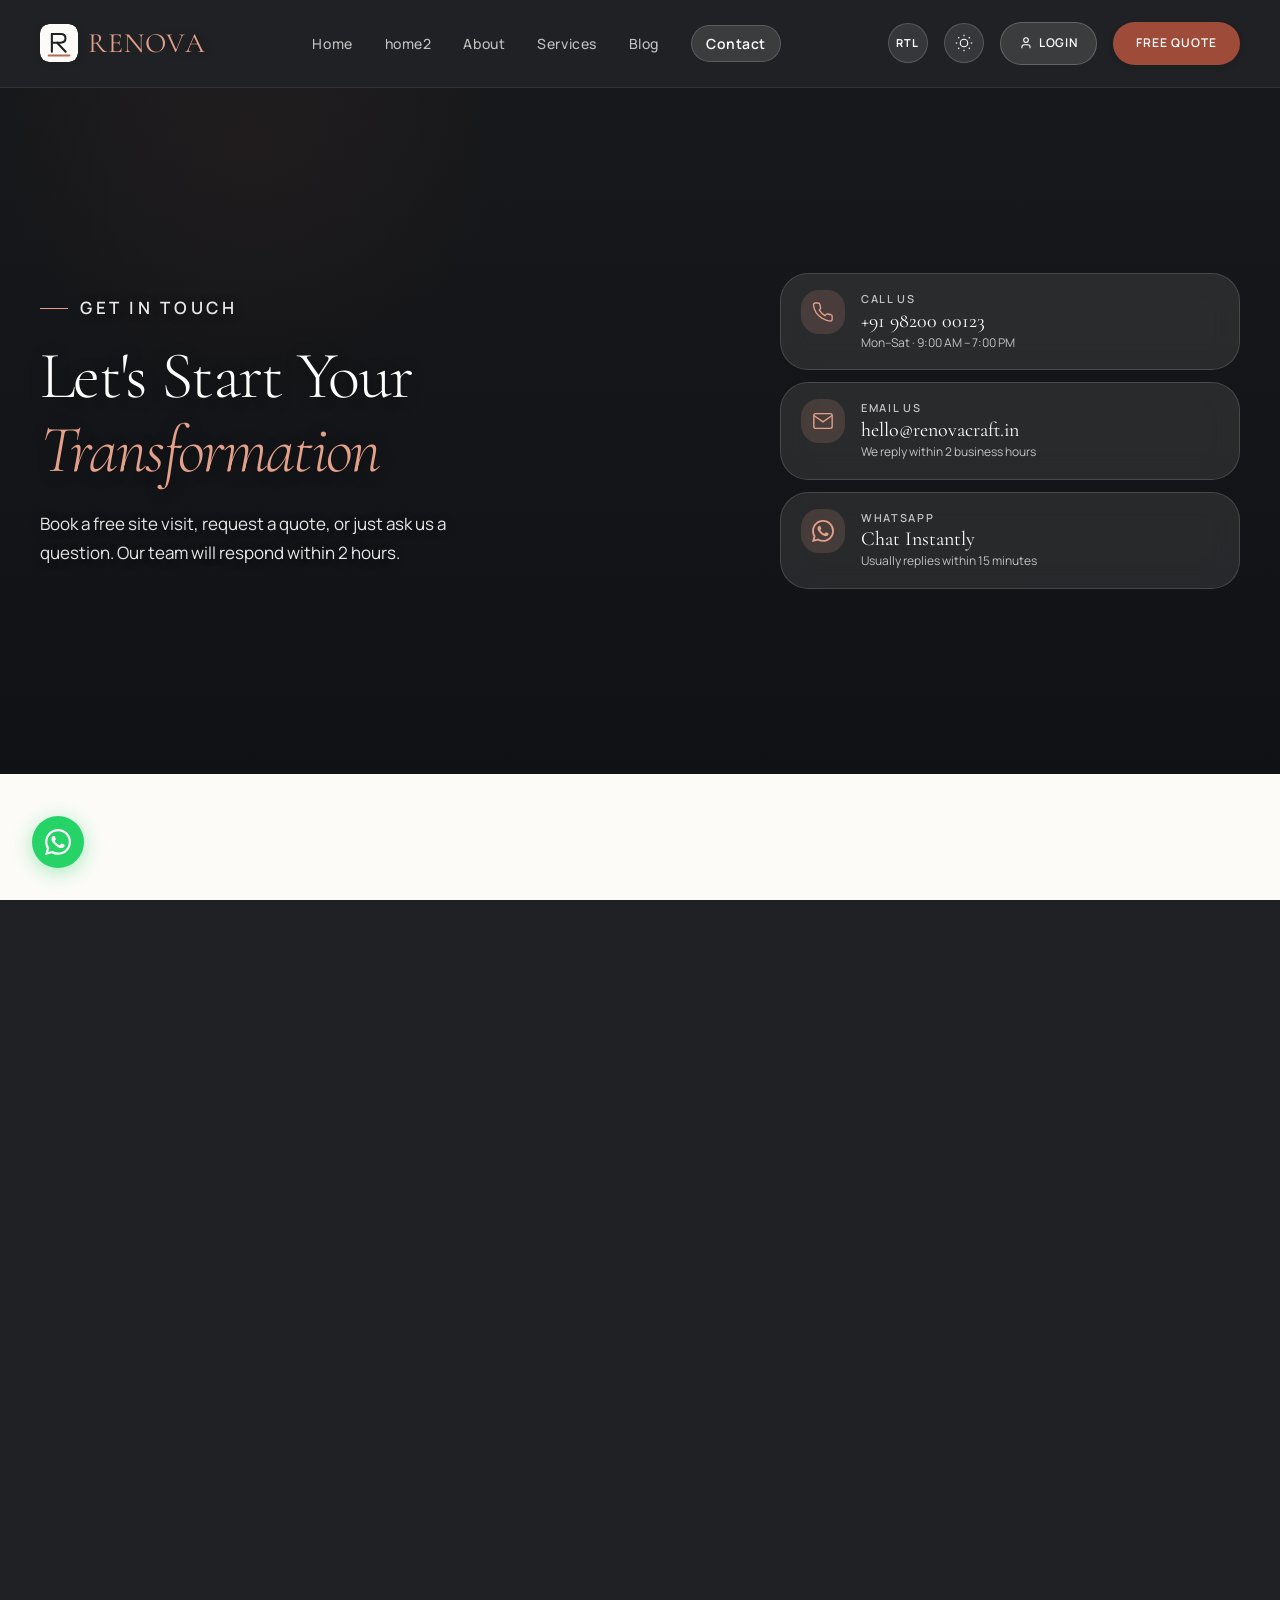
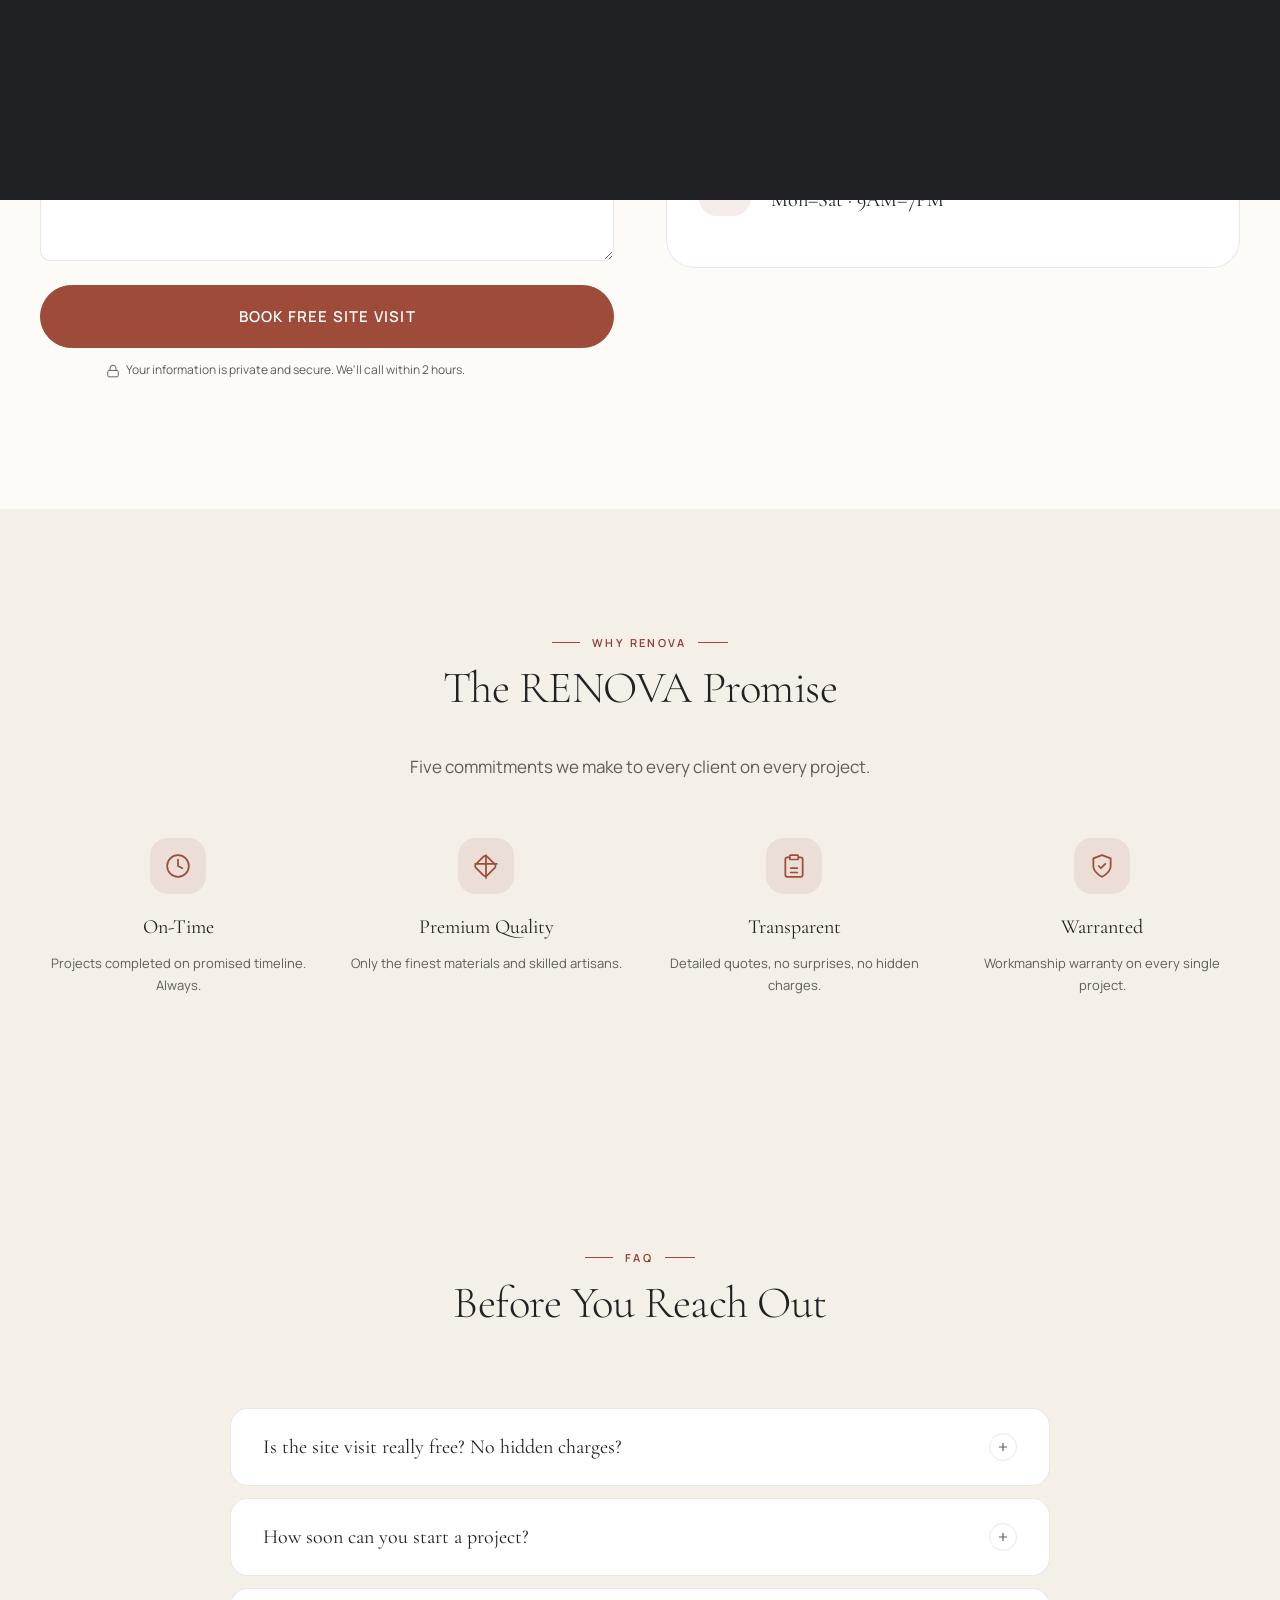
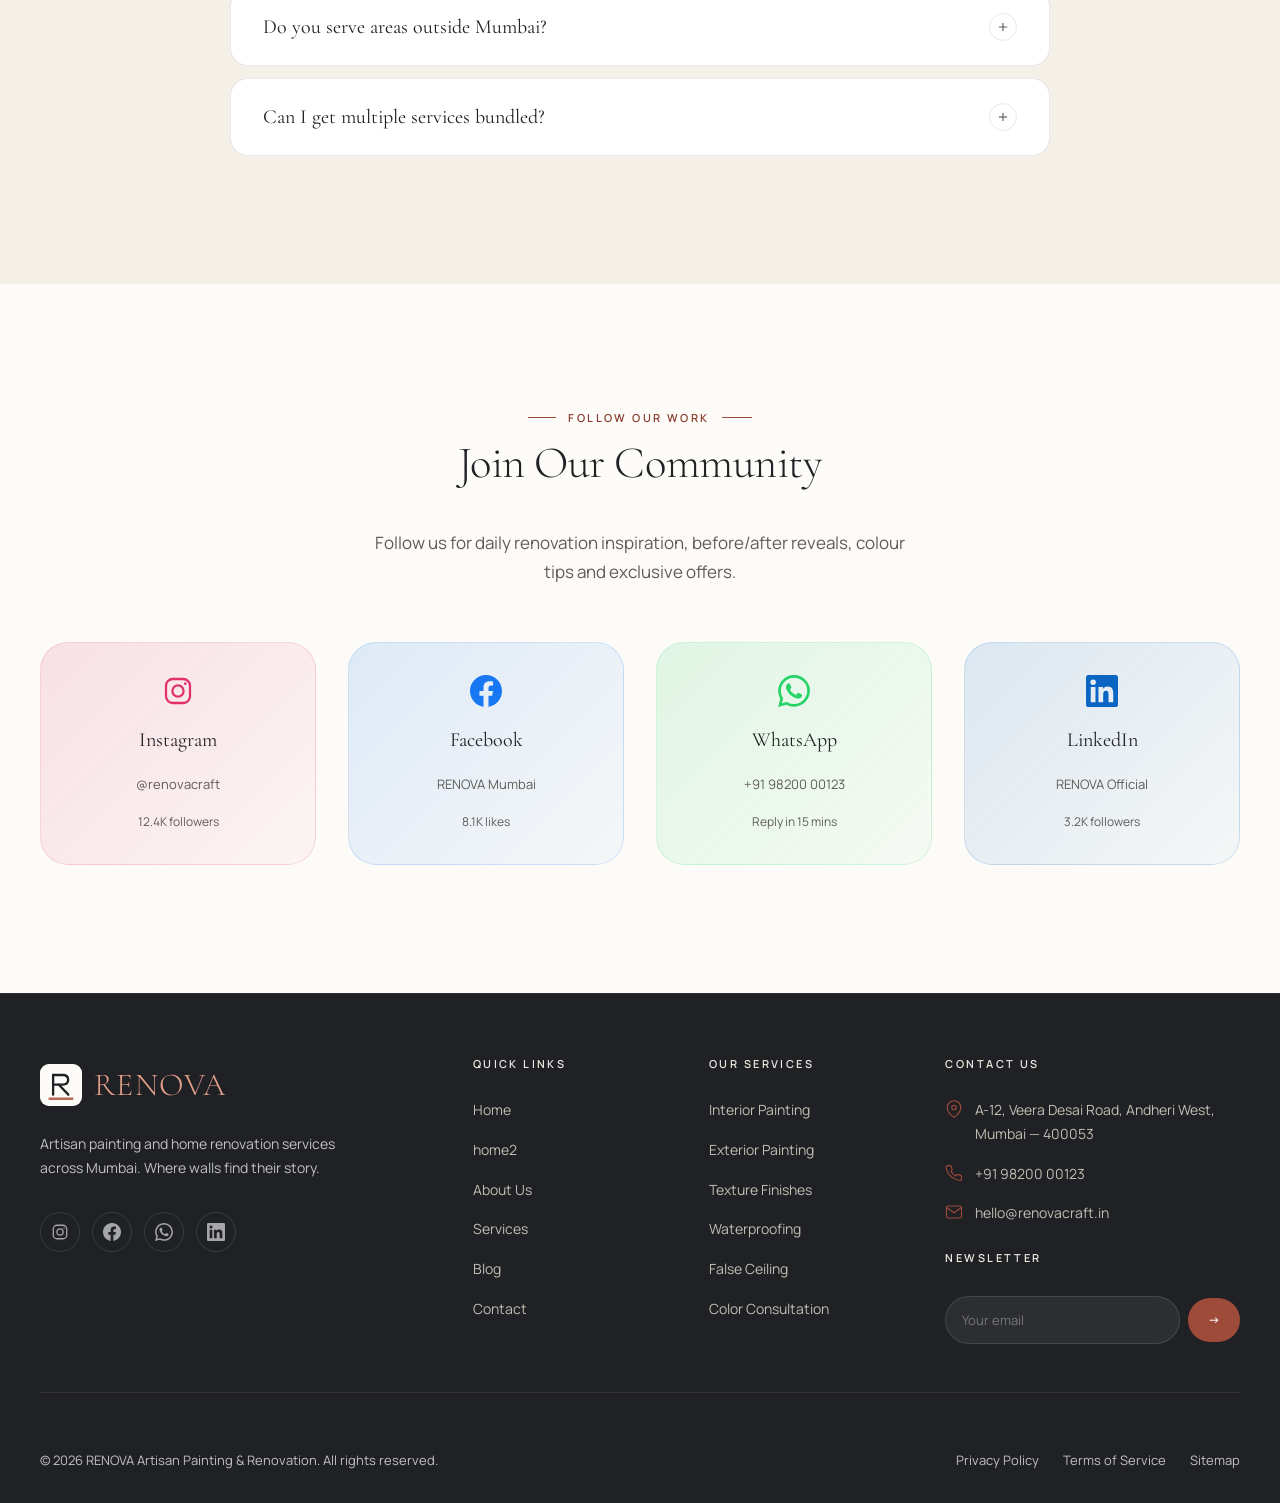
<file: contact.html>
<!DOCTYPE html>
<html lang="en" data-theme="light">
<head>
  <meta charset="UTF-8">
  <meta name="viewport" content="width=device-width, initial-scale=1.0">
  <link rel="icon" type="image/svg+xml" href="assets/img/favicon.svg">
  <link rel="icon" type="image/png" sizes="32x32" href="assets/img/favicon-32x32.png">
  <link rel="icon" type="image/png" sizes="16x16" href="assets/img/favicon-16x16.png">
  <link rel="apple-touch-icon" sizes="180x180" href="assets/img/apple-touch-icon.png">
  <link rel="manifest" href="site.webmanifest">
  <meta name="theme-color" content="#202124">
  <meta name="msapplication-TileColor" content="#202124">
  <title>Contact Us — RENOVA Painting & Renovation Mumbai</title>
  <meta name="description" content="Get in touch with RENOVA for a free site visit, painting quote, or colour consultation. Call, WhatsApp or visit our studio in Andheri West, Mumbai.">
  <link rel="canonical" href="contact.html">
  <meta property="og:title" content="Contact RENOVA — Free Site Visit & Quote">
  <meta property="og:image" content="https://images.unsplash.com/photo-1423666639041-f56000c27a9a?w=1200&q=80">

  <link rel="stylesheet" href="assets/css/variables.css">
  <link rel="stylesheet" href="assets/css/base.css">
  <link rel="stylesheet" href="assets/css/components.css">
  <link rel="stylesheet" href="assets/css/animations.css">
  <link rel="stylesheet" href="assets/css/hero-center.css">
  <link rel="stylesheet" href="assets/css/section-align.css">
  <link rel="stylesheet" href="assets/css/visual-polish.css">
  <link rel="stylesheet" href="assets/css/rtl.css">
  <link rel="stylesheet" href="assets/css/responsive.css">

  <style>
    .contact-hero {
      background: var(--bg-dark);
      /* Hero height unified via hero-center.css — clamp(560px, 86vh, 860px); flex centering added externally */
      padding: calc(var(--nav-h) + var(--sp-14)) 0 var(--sp-14);
      position: relative;
      overflow: hidden;
    }
    .contact-hero__deco {
      position: absolute; top: -100px; right: -100px;
      width: 500px; height: 500px;
      border-radius: 50%;
      background: radial-gradient(circle, rgba(184,106,85,0.15) 0%, transparent 70%);
    }

    .contact-split {
      display: grid;
      grid-template-columns: 1fr 1fr;
      gap: var(--sp-12);
      align-items: start;
    }
    /* NOTE: scoped to #quote-form (light "Our Studio" cards). These must NOT
       leak into .contact-hero, whose cards use dark-glass styles from
       hero-center.css — unscoped, this <style> block comes later in the
       cascade and overrode the hero's white text with dark var(--tx-1),
       making the phone/email values invisible in Light Mode (~1.06:1). */
    #quote-form .contact-info-card {
      padding: var(--sp-7) var(--sp-8);
      background: var(--bg-card);
      border: 1px solid var(--bd);
      border-radius: var(--r-xl);
      display: flex;
      align-items: flex-start;
      gap: var(--sp-5);
      transition: var(--tr);
    }
    #quote-form .contact-info-card:hover {
      border-color: var(--ac);
      box-shadow: var(--sh-md);
    }
    #quote-form .contact-info-icon {
      width: 52px; height: 52px;
      border-radius: var(--r-lg);
      background: var(--ac-light);
      color: var(--ac);
      display: flex;
      align-items: center;
      justify-content: center;
      flex-shrink: 0;
    }
    #quote-form .contact-info-label {
      font-size: var(--fs-12);
      font-weight: var(--fw-semi);
      letter-spacing: var(--ls-wider);
      text-transform: uppercase;
      color: var(--tx-3);
      margin-bottom: var(--sp-1);
    }
    #quote-form .contact-info-value {
      font-family: var(--serif);
      font-size: var(--fs-20);
      color: var(--tx-1);
      line-height: var(--lh-snug);
    }
    #quote-form .contact-info-sub {
      font-size: var(--fs-13);
      color: var(--tx-3);
      margin-top: var(--sp-1);
    }

    .map-embed {
      width: 100%;
      height: 380px;
      border-radius: var(--r-xl);
      overflow: hidden;
      border: 1px solid var(--bd);
    }
    .map-embed iframe {
      width: 100%; height: 100%;
      border: none;
    }

    .service-selector {
      display: grid;
      grid-template-columns: repeat(3, 1fr);
      gap: var(--sp-3);
      margin-bottom: var(--sp-6);
    }
    .service-option {
      position: relative;
    }
    .service-option input[type="checkbox"] {
      position: absolute;
      opacity: 0;
      width: 0;
      height: 0;
    }
    .service-option label {
      display: flex;
      flex-direction: column;
      align-items: center;
      text-align: center;
      gap: var(--sp-2);
      padding: var(--sp-4) var(--sp-3);
      border: 1px solid var(--bd);
      border-radius: var(--r-lg);
      cursor: pointer;
      transition: var(--tr);
      font-size: var(--fs-13);
      color: var(--tx-2);
      background: var(--bg-card);
    }
    .service-option input:checked + label {
      border-color: var(--ac);
      background: var(--ac-light);
      color: var(--ac);
      font-weight: var(--fw-semi);
    }
    .service-option label:hover {
      border-color: var(--ac-soft);
    }
    .service-option__icon { display:flex; align-items:center; justify-content:center; width:28px; height:28px; }
    .service-option__icon svg { width:22px; height:22px; stroke-width:1.6; }
    .promise-icon {
      width:56px; height:56px;
      border-radius: var(--r-lg);
      background: var(--ac-light);
      color: var(--ac);
      display:flex; align-items:center; justify-content:center;
      margin:0 auto var(--sp-4);
    }
    .promise-icon svg { width:26px; height:26px; }
    .svc-icon-sm { width:16px; height:16px; vertical-align:middle; }
    .star-row { display:flex; gap:3px; color:var(--ac2); }
    .star-row svg { width:14px; height:14px; fill:currentColor; }
    .testimonial-card__stars { display:flex; gap:3px; color:var(--ac2); }
    .testimonial-card__stars svg { width:14px; height:14px; fill:currentColor; }

    @media (max-width: 1024px) {
      .contact-split { grid-template-columns: 1fr; }
      .service-selector { grid-template-columns: repeat(2, 1fr); }
    }
    @media (max-width: 480px) {
      .service-selector { grid-template-columns: 1fr 1fr; }
    }
  </style>
</head>
<body>

  <div class="preloader" id="preloader" aria-hidden="true">
    <div class="preloader__inner">
      <div class="preloader__logo">RENOVA</div>
      <div class="preloader__bar"></div>
    </div>
  </div>
  <div class="page-transition" aria-hidden="true"></div>

  <a href="https://wa.me/919820000123" class="whatsapp-float" aria-label="Chat on WhatsApp" target="_blank" rel="noopener noreferrer">
    <svg viewBox="0 0 24 24" fill="currentColor"><path d="M17.472 14.382c-.297-.149-1.758-.867-2.03-.967-.273-.099-.471-.148-.67.15-.197.297-.767.966-.94 1.164-.173.199-.347.223-.644.075-.297-.15-1.255-.463-2.39-1.475-.883-.788-1.48-1.761-1.653-2.059-.173-.297-.018-.458.13-.606.134-.133.298-.347.446-.52.149-.174.198-.298.298-.497.099-.198.05-.371-.025-.52-.075-.149-.669-1.612-.916-2.207-.242-.579-.487-.5-.669-.51-.173-.008-.371-.01-.57-.01-.198 0-.52.074-.792.372-.272.297-1.04 1.016-1.04 2.479 0 1.462 1.065 2.875 1.213 3.074.149.198 2.096 3.2 5.077 4.487.709.306 1.262.489 1.694.625.712.227 1.36.195 1.871.118.571-.085 1.758-.719 2.006-1.413.248-.694.248-1.289.173-1.413-.074-.124-.272-.198-.57-.347m-5.421 7.403h-.004a9.87 9.87 0 01-5.031-1.378l-.361-.214-3.741.982.998-3.648-.235-.374a9.86 9.86 0 01-1.51-5.26c.001-5.45 4.436-9.884 9.888-9.884 2.64 0 5.122 1.03 6.988 2.898a9.825 9.825 0 012.893 6.994c-.003 5.45-4.437 9.884-9.885 9.884m8.413-18.297A11.815 11.815 0 0012.05 0C5.495 0 .16 5.335.157 11.892c0 2.096.547 4.142 1.588 5.945L.057 24l6.305-1.654a11.882 11.882 0 005.683 1.448h.005c6.554 0 11.89-5.335 11.893-11.893a11.821 11.821 0 00-3.48-8.413z"/></svg>
  </a>
  <button class="back-to-top" id="backToTop" aria-label="Back to top">
    <svg viewBox="0 0 24 24" fill="none" stroke="currentColor" stroke-width="2"><polyline points="18,15 12,9 6,15"/></svg>
  </button>

  <!-- NAVBAR -->
  <header class="navbar transparent" id="navbar" role="banner">
    <div class="navbar__inner">
      <a href="index.html" class="nav-logo" aria-label="RENOVA Home"><span class="nav-logo__mark" aria-hidden="true"><img src="assets/img/logo-mark.svg" alt="" class="logo-mark logo-mark--dark" width="38" height="38" loading="eager" decoding="async"><img src="assets/img/logo-mark-light.svg" alt="" class="logo-mark logo-mark--light" width="38" height="38" loading="eager" decoding="async"></span><span class="nav-logo__text">RENO<span>VA</span></span></a>

      <nav class="nav-menu" role="navigation" aria-label="Main navigation">
        <a href="index.html"    class="nav-link">Home</a>
        <a href="home2.html" class="nav-link">home2</a>
        <a href="about.html"   class="nav-link">About</a>
        <a href="services.html" class="nav-link">Services</a>
        <a href="blog.html"    class="nav-link">Blog</a>
        <a href="contact.html" class="nav-link active">Contact</a>
      </nav>

      <div class="nav-actions">
        <button class="rtl-toggle" id="rtlToggle" aria-label="Switch to Right-to-Left" title="RTL" aria-pressed="false">RTL</button>
        <button class="theme-toggle" aria-label="Toggle dark mode" id="themeToggle">
          <svg class="icon-sun" viewBox="0 0 24 24" fill="none" stroke="currentColor" stroke-width="1.5"><circle cx="12" cy="12" r="5"/><line x1="12" y1="1" x2="12" y2="3"/><line x1="12" y1="21" x2="12" y2="23"/><line x1="4.22" y1="4.22" x2="5.64" y2="5.64"/><line x1="18.36" y1="18.36" x2="19.78" y2="19.78"/><line x1="1" y1="12" x2="3" y2="12"/><line x1="21" y1="12" x2="23" y2="12"/><line x1="4.22" y1="19.78" x2="5.64" y2="18.36"/><line x1="18.36" y1="5.64" x2="19.78" y2="4.22"/></svg>
          <svg class="icon-moon" viewBox="0 0 24 24" fill="none" stroke="currentColor" stroke-width="1.5"><path d="M21 12.79A9 9 0 1 1 11.21 3 7 7 0 0 0 21 12.79z"/></svg>
        </button>
        <a href="login.html" class="nav-login" id="navLogin" aria-label="Login"><svg viewBox="0 0 24 24" fill="none" stroke="currentColor" stroke-width="1.8" width="14" height="14" aria-hidden="true"><path d="M19 21v-2a4 4 0 0 0-4-4H9a4 4 0 0 0-4 4v2"/><circle cx="12" cy="7" r="4"/></svg> Login</a>
        <a href="contact.html" class="btn btn-primary btn-sm" id="navCta">Free Quote</a>
        <button class="hamburger" id="hamburger" aria-label="Toggle menu" aria-expanded="false">
          <span></span><span></span><span></span>
        </button>
      </div>
    </div>
  </header>

  <!-- Mobile Nav Overlay -->
  <div class="nav-overlay" id="navOverlay" role="dialog" aria-modal="true" aria-label="Navigation menu">
    <button class="nav-overlay__close" id="navClose" aria-label="Close menu"><svg viewBox="0 0 24 24" fill="none" stroke="currentColor" stroke-width="2" width="22" height="22" aria-hidden="true"><line x1="18" y1="6" x2="6" y2="18"/><line x1="6" y1="6" x2="18" y2="18"/></svg></button>
    <nav class="nav-overlay__links" aria-label="Mobile navigation">
      <a href="index.html"    class="nav-overlay__link">Home</a>
      <a href="home2.html"   class="nav-overlay__link">home2</a>
      <a href="about.html"   class="nav-overlay__link">About</a>
      <a href="services.html" class="nav-overlay__link">Services</a>
      <a href="blog.html"    class="nav-overlay__link">Blog</a>
      <a href="contact.html" class="nav-overlay__link">Contact</a>
      <a href="login.html"   class="nav-overlay__link">Login</a>
    </nav>
    <div class="nav-overlay__btn" style="display:flex;flex-direction:column;gap:12px;align-items:center">
      <a href="login.html" class="btn btn-ghost btn-lg" style="min-width:220px;justify-content:center">Login</a>
      <a href="contact.html" class="btn btn-primary btn-lg" style="min-width:220px;justify-content:center">Get Free Quote</a>
    </div>
  </div>

  <main>

    <!-- ══ SECTION 1: HERO ══ -->
    <section class="contact-hero" id="contact-hero" aria-label="Contact hero">
      <div class="contact-hero__deco"></div>
      <div class="container">
        <div class="contact-hero__grid">
          <div class="contact-hero__intro">
            <p class="eyebrow">Get In Touch</p>
            <h1>
              Let's Start Your<br><em>Transformation</em>
            </h1>
            <p>
              Book a free site visit, request a quote, or just ask us a question. Our team will respond within 2 hours.
            </p>
          </div>
          <div class="contact-hero__cards">
            <a href="tel:+919820000123" class="contact-info-card hover-lift">
              <div class="contact-info-icon">
                <svg viewBox="0 0 24 24" fill="none" stroke="currentColor" stroke-width="1.5" width="22" height="22"><path d="M22 16.92v3a2 2 0 0 1-2.18 2 19.79 19.79 0 0 1-8.63-3.07A19.5 19.5 0 0 1 4.69 13a19.79 19.79 0 0 1-3.07-8.67A2 2 0 0 1 3.6 2.18h3a2 2 0 0 1 2 1.72 12.84 12.84 0 0 0 .7 2.81 2 2 0 0 1-.45 2.11L8.09 9.91a16 16 0 0 0 6 6l1.27-1.27a2 2 0 0 1 2.11-.45 12.84 12.84 0 0 0 2.81.7A2 2 0 0 1 22 16.92z"/></svg>
              </div>
              <div>
                <div class="contact-info-label">Call Us</div>
                <div class="contact-info-value">+91 98200 00123</div>
                <div class="contact-info-sub">Mon–Sat · 9:00 AM – 7:00 PM</div>
              </div>
            </a>
            <a href="mailto:hello@renovacraft.in" class="contact-info-card hover-lift">
              <div class="contact-info-icon">
                <svg viewBox="0 0 24 24" fill="none" stroke="currentColor" stroke-width="1.5" width="22" height="22"><path d="M4 4h16c1.1 0 2 .9 2 2v12c0 1.1-.9 2-2 2H4c-1.1 0-2-.9-2-2V6c0-1.1.9-2 2-2z"/><polyline points="22,6 12,13 2,6"/></svg>
              </div>
              <div>
                <div class="contact-info-label">Email Us</div>
                <div class="contact-info-value">hello@renovacraft.in</div>
                <div class="contact-info-sub">We reply within 2 business hours</div>
              </div>
            </a>
            <a href="https://wa.me/919820000123" class="contact-info-card hover-lift" target="_blank" rel="noopener noreferrer">
              <div class="contact-info-icon" style="background:rgba(37,211,102,0.12);color:#25D366">
                <svg viewBox="0 0 24 24" fill="currentColor" width="22" height="22"><path d="M17.472 14.382c-.297-.149-1.758-.867-2.03-.967-.273-.099-.471-.148-.67.15-.197.297-.767.966-.94 1.164-.173.199-.347.223-.644.075-.297-.15-1.255-.463-2.39-1.475-.883-.788-1.48-1.761-1.653-2.059-.173-.297-.018-.458.13-.606.134-.133.298-.347.446-.52.149-.174.198-.298.298-.497.099-.198.05-.371-.025-.52-.075-.149-.669-1.612-.916-2.207-.242-.579-.487-.5-.669-.51-.173-.008-.371-.01-.57-.01-.198 0-.52.074-.792.372-.272.297-1.04 1.016-1.04 2.479 0 1.462 1.065 2.875 1.213 3.074.149.198 2.096 3.2 5.077 4.487.709.306 1.262.489 1.694.625.712.227 1.36.195 1.871.118.571-.085 1.758-.719 2.006-1.413.248-.694.248-1.289.173-1.413-.074-.124-.272-.198-.57-.347m-5.421 7.403h-.004a9.87 9.87 0 01-5.031-1.378l-.361-.214-3.741.982.998-3.648-.235-.374a9.86 9.86 0 01-1.51-5.26c.001-5.45 4.436-9.884 9.888-9.884 2.64 0 5.122 1.03 6.988 2.898a9.825 9.825 0 012.893 6.994c-.003 5.45-4.437 9.884-9.885 9.884m8.413-18.297A11.815 11.815 0 0012.05 0C5.495 0 .16 5.335.157 11.892c0 2.096.547 4.142 1.588 5.945L.057 24l6.305-1.654a11.882 11.882 0 005.683 1.448h.005c6.554 0 11.89-5.335 11.893-11.893a11.821 11.821 0 00-3.48-8.413z"/></svg>
              </div>
              <div>
                <div class="contact-info-label">WhatsApp</div>
                <div class="contact-info-value">Chat Instantly</div>
                <div class="contact-info-sub">Usually replies within 15 minutes</div>
              </div>
            </a>
          </div>
        </div>
      </div>
    </section>


    <!-- ══ SECTION 2: QUOTE FORM + LOCATION ══ -->
    <section class="section" id="quote-form" aria-label="Contact form and location">
      <div class="container">
        <div class="contact-split">

          <!-- Form -->
          <div class="reveal-left">
            <p class="eyebrow">Request a Quote</p>
            <h2 class="sec-title">Book Your<br>Free Site Visit</h2>
            <p class="quote-form-subtitle">Fill in the form and our expert will call to schedule a visit at your convenience.</p>

            <!-- Service selector -->
            <p class="service-select-heading">SELECT SERVICES</p>
            <div class="service-selector" role="group" aria-label="Select required services">
              <div class="service-option">
                <input type="checkbox" id="svc-interior" name="services" value="interior">
                <label for="svc-interior">
                  <span class="service-option__icon" aria-hidden="true"><svg viewBox="0 0 24 24" fill="none" stroke="currentColor" stroke-width="1.6" stroke-linecap="round" stroke-linejoin="round"><path d="M3 9l9-7 9 7v11a2 2 0 0 1-2 2H5a2 2 0 0 1-2-2z"/><polyline points="9,22 9,12 15,12 15,22"/></svg></span>
                  Interior Painting
                </label>
              </div>
              <div class="service-option">
                <input type="checkbox" id="svc-exterior" name="services" value="exterior">
                <label for="svc-exterior">
                  <span class="service-option__icon" aria-hidden="true"><svg viewBox="0 0 24 24" fill="none" stroke="currentColor" stroke-width="1.6" stroke-linecap="round" stroke-linejoin="round"><rect x="4" y="2" width="16" height="20" rx="2"/><path d="M9 22V12h6v10"/><path d="M8 6h.01"/><path d="M12 6h.01"/><path d="M16 6h.01"/><path d="M8 10h.01"/><path d="M12 10h.01"/><path d="M16 10h.01"/><path d="M8 14h2"/><path d="M12 14h2"/><path d="M16 14h2"/></svg></span>
                  Exterior Painting
                </label>
              </div>
              <div class="service-option">
                <input type="checkbox" id="svc-texture" name="services" value="texture">
                <label for="svc-texture">
                  <span class="service-option__icon" aria-hidden="true"><svg viewBox="0 0 24 24" fill="none" stroke="currentColor" stroke-width="1.6" stroke-linecap="round" stroke-linejoin="round"><path d="M12 20h9"/><path d="M16.5 3.5a2.121 2.121 0 0 1 3 3L7 19l-4 1 1-4L16.5 3.5z"/><path d="M15 12l-6 6"/><path d="M9 18l-3 3"/></svg></span>
                  Texture Finish
                </label>
              </div>
              <div class="service-option">
                <input type="checkbox" id="svc-water" name="services" value="waterproofing">
                <label for="svc-water">
                  <span class="service-option__icon" aria-hidden="true"><svg viewBox="0 0 24 24" fill="none" stroke="currentColor" stroke-width="1.6" stroke-linecap="round" stroke-linejoin="round"><path d="M12 22a7 7 0 0 0 7-7c0-2-1-3.9-3-5.5s-3.5-4-4-6.5c-.5 2.5-2 4.9-4 6.5C6 11.1 5 13 5 15a7 7 0 0 0 7 7z"/></svg></span>
                  Waterproofing
                </label>
              </div>
              <div class="service-option">
                <input type="checkbox" id="svc-ceiling" name="services" value="ceiling">
                <label for="svc-ceiling">
                  <span class="service-option__icon" aria-hidden="true"><svg viewBox="0 0 24 24" fill="none" stroke="currentColor" stroke-width="1.6" stroke-linecap="round" stroke-linejoin="round"><rect x="2" y="3" width="20" height="4" rx="1"/><path d="M4 7v14"/><path d="M20 7v14"/><path d="M4 12h16"/></svg></span>
                  False Ceiling
                </label>
              </div>
              <div class="service-option">
                <input type="checkbox" id="svc-colour" name="services" value="consultation">
                <label for="svc-colour">
                  <span class="service-option__icon" aria-hidden="true"><svg viewBox="0 0 24 24" fill="none" stroke="currentColor" stroke-width="1.6" stroke-linecap="round" stroke-linejoin="round"><circle cx="13.5" cy="6.5" r=".5" fill="currentColor"/><circle cx="17.5" cy="10.5" r=".5" fill="currentColor"/><circle cx="8.5" cy="7.5" r=".5" fill="currentColor"/><circle cx="6.5" cy="12.5" r=".5" fill="currentColor"/><path d="M12 2C6.5 2 2 6.5 2 12s4.5 10 10 10c.926 0 1.648-.746 1.648-1.688 0-.437-.18-.835-.437-1.125-.29-.289-.438-.652-.438-1.125a1.64 1.64 0 0 1 1.668-1.668h1.996c3.051 0 5.555-2.503 5.555-5.554C21.965 6.012 17.461 2 12 2z"/></svg></span>
                  Colour Consult
                </label>
              </div>
            </div>

            <form data-validate aria-label="Quote request form" id="quoteForm">
              <div class="form-grid">
                <div class="form-group">
                  <label class="form-label" for="contact-name">Full Name <span aria-hidden="true" style="color:var(--ac)">*</span></label>
                  <input type="text" id="contact-name" name="name" class="form-input" placeholder="Priya Mehta" autocomplete="name" required>
                  <div class="form-error" role="alert"></div>
                </div>
                <div class="form-group">
                  <label class="form-label" for="contact-phone">Phone Number <span aria-hidden="true" style="color:var(--ac)">*</span></label>
                  <input type="tel" id="contact-phone" name="phone" class="form-input" placeholder="+91 98200 00000" autocomplete="tel" required>
                  <div class="form-error" role="alert"></div>
                </div>
                <div class="form-group">
                  <label class="form-label" for="contact-email">Email Address</label>
                  <input type="email" id="contact-email" name="email" class="form-input" placeholder="priya@example.com" autocomplete="email">
                  <div class="form-error" role="alert"></div>
                </div>
                <div class="form-group">
                  <label class="form-label" for="contact-area">Property Area (approx. sqft)</label>
                  <input type="number" id="contact-area" class="form-input" placeholder="e.g. 800">
                </div>
              </div>
              <div class="form-group" style="margin-top:var(--sp-5)">
                <label class="form-label" for="contact-location">Property Location / Area</label>
                <input type="text" id="contact-location" class="form-input" placeholder="e.g. Bandra West, Mumbai" autocomplete="address-level2">
              </div>
              <div class="form-group" style="margin-top:var(--sp-5)">
                <label class="form-label" for="contact-message">Additional Notes</label>
                <textarea id="contact-message" name="message" class="form-textarea" placeholder="Tell us about your project, timeline, budget or any specific requirements..." rows="4"></textarea>
                <div class="form-error" role="alert"></div>
              </div>
              <button type="submit" class="btn btn-primary btn-lg quote-submit-btn" id="submitBtn">
                Book Free Site Visit
              </button>
              <p class="quote-submit-note">
                <svg viewBox="0 0 24 24" fill="none" stroke="currentColor" stroke-width="1.6" width="14" height="14" aria-hidden="true"><rect x="3" y="11" width="18" height="11" rx="2"/><path d="M7 11V7a5 5 0 0 1 10 0v4"/></svg> Your information is private and secure. We'll call within 2 hours.
              </p>
            </form>
          </div>

          <!-- Map + Details -->
          <div class="reveal-right">
            <p class="eyebrow">Our Studio</p>
            <h2 class="sec-title">Visit Us<br>in Andheri</h2>

            <div class="map-embed" role="region" aria-label="RENOVA office location map">
              <!-- Embedded map placeholder — in production, replace with actual Google Maps embed -->
              <iframe
                src="https://www.google.com/maps/embed?pb=!1m18!1m12!1m3!1d3769.7607978609!2d72.82784567426456!3d19.13569648207145!2m3!1f0!2f0!3f0!3m2!1i1024!2i768!4f13.1!3m3!1m2!1s0x3be7b630f1e96d35%3A0xe87e3a7c98f5bb7b!2sAndheri%20West%2C%20Mumbai%2C%20Maharashtra!5e0!3m2!1sen!2sin!4v1725181000000!5m2!1sen!2sin"
                allowfullscreen=""
                loading="lazy"
                referrerpolicy="no-referrer-when-downgrade"
                title="RENOVA office location"
                aria-label="Map showing RENOVA office location in Andheri West, Mumbai">
              </iframe>
            </div>

            <div class="why-us-promises">
              <div class="contact-info-card">
                <div class="contact-info-icon">
                  <svg viewBox="0 0 24 24" fill="none" stroke="currentColor" stroke-width="1.5" width="22" height="22"><path d="M21 10c0 7-9 13-9 13s-9-6-9-13a9 9 0 0 1 18 0z"/><circle cx="12" cy="10" r="3"/></svg>
                </div>
                <div>
                  <div class="contact-info-label">Studio Address</div>
                  <div class="contact-info-value">A-12, Veera Desai Road</div>
                  <div class="contact-info-sub">Andheri West, Mumbai — 400053</div>
                </div>
              </div>
              <div class="contact-info-card">
                <div class="contact-info-icon">
                  <svg viewBox="0 0 24 24" fill="none" stroke="currentColor" stroke-width="1.5" width="22" height="22"><circle cx="12" cy="12" r="10"/><polyline points="12,6 12,12 16,14"/></svg>
                </div>
                <div>
                  <div class="contact-info-label">Studio Hours</div>
                  <div class="contact-info-value">Mon–Sat · 9AM–7PM</div>
                  <div class="contact-info-sub">Site visits available 7 days a week</div>
                </div>
              </div>
            </div>
          </div>

        </div>
      </div>
    </section>


    <!-- ══ SECTION 3: WHY CHOOSE US ══ -->
    <section class="section bg-alt" id="why-us" aria-label="Why choose RENOVA">
      <div class="container">
        <div class="sec-header center reveal">
          <p class="eyebrow">Why RENOVA</p>
          <h2 class="sec-title">The RENOVA Promise</h2>
          <p class="sec-subtitle">Five commitments we make to every client on every project.</p>
        </div>
        <div class="promise-grid">
          <div class="promise-item reveal delay-1">
            <div class="promise-icon" aria-hidden="true"><svg viewBox="0 0 24 24" fill="none" stroke="currentColor" stroke-width="1.6" stroke-linecap="round" stroke-linejoin="round"><circle cx="12" cy="12" r="10"/><polyline points="12,6 12,12 16,14"/></svg></div>
            <div class="promise-title">On-Time</div>
            <div class="promise-desc">Projects completed on promised timeline. Always.</div>
          </div>
          <div class="promise-item reveal delay-2">
            <div class="promise-icon" aria-hidden="true"><svg viewBox="0 0 24 24" fill="none" stroke="currentColor" stroke-width="1.6" stroke-linecap="round" stroke-linejoin="round"><path d="M2.7 10.3a2.41 2.41 0 0 0 0 3.41l7 7a2.41 2.41 0 0 0 3.41 0l7-7a2.41 2.41 0 0 0 0-3.41l-7-7a2.41 2.41 0 0 0-3.41 0l-7 7z"/><path d="M12 2v21"/><path d="M2 10h20"/></svg></div>
            <div class="promise-title">Premium Quality</div>
            <div class="promise-desc">Only the finest materials and skilled artisans.</div>
          </div>
          <div class="promise-item reveal delay-3">
            <div class="promise-icon" aria-hidden="true"><svg viewBox="0 0 24 24" fill="none" stroke="currentColor" stroke-width="1.6" stroke-linecap="round" stroke-linejoin="round"><path d="M16 4h2a2 2 0 0 1 2 2v14a2 2 0 0 1-2 2H6a2 2 0 0 1-2-2V6a2 2 0 0 1 2-2h2"/><rect x="8" y="2" width="8" height="4" rx="1"/><path d="M9 14h6"/><path d="M9 18h6"/></svg></div>
            <div class="promise-title">Transparent</div>
            <div class="promise-desc">Detailed quotes, no surprises, no hidden charges.</div>
          </div>
          <div class="promise-item reveal delay-4">
            <div class="promise-icon" aria-hidden="true"><svg viewBox="0 0 24 24" fill="none" stroke="currentColor" stroke-width="1.6" stroke-linecap="round" stroke-linejoin="round"><path d="M12 22s8-4 8-10V5l-8-3-8 3v7c0 6 8 10 8 10"/><path d="m9 12 2 2 4-4"/></svg></div>
            <div class="promise-title">Warranted</div>
            <div class="promise-desc">Workmanship warranty on every single project.</div>
          </div>
          
          </div>
        </div>
      </div>
    </section>


    <!-- ══ SECTION 5: FAQ ══ -->
    <section class="section bg-alt" id="faq" aria-label="Contact FAQ">
      <div class="container container-narrow">
        <div class="sec-header center reveal">
          <p class="eyebrow">FAQ</p>
          <h2 class="sec-title">Before You Reach Out</h2>
        </div>
        <div class="faq-list">
          <div class="faq-item reveal delay-1">
            <button class="faq-question" aria-expanded="false">
              Is the site visit really free? No hidden charges?
              <span class="faq-icon"><svg viewBox="0 0 24 24" fill="none" stroke="currentColor" stroke-width="2"><line x1="12" y1="5" x2="12" y2="19"/><line x1="5" y1="12" x2="19" y2="12"/></svg></span>
            </button>
            <div class="faq-answer">
              <div class="faq-answer-inner">100% free, with absolutely zero obligation. Our expert visits, assesses and provides a detailed written estimate — all at no cost to you.</div>
            </div>
          </div>
          <div class="faq-item reveal delay-2">
            <button class="faq-question" aria-expanded="false">
              How soon can you start a project?
              <span class="faq-icon"><svg viewBox="0 0 24 24" fill="none" stroke="currentColor" stroke-width="2"><line x1="12" y1="5" x2="12" y2="19"/><line x1="5" y1="12" x2="19" y2="12"/></svg></span>
            </button>
            <div class="faq-answer">
              <div class="faq-answer-inner">We typically start within 5–10 working days of contract signing, subject to our schedule and material procurement. Urgent projects may be accommodated with a priority fee.</div>
            </div>
          </div>
          <div class="faq-item reveal delay-3">
            <button class="faq-question" aria-expanded="false">
              Do you serve areas outside Mumbai?
              <span class="faq-icon"><svg viewBox="0 0 24 24" fill="none" stroke="currentColor" stroke-width="2"><line x1="12" y1="5" x2="12" y2="19"/><line x1="5" y1="12" x2="19" y2="12"/></svg></span>
            </button>
            <div class="faq-answer">
              <div class="faq-answer-inner">We primarily serve Mumbai, Navi Mumbai and Thane. For projects in Pune, we accept large commercial or villa projects. Contact us with your location and we'll let you know feasibility.</div>
            </div>
          </div>
          <div class="faq-item reveal delay-4">
            <button class="faq-question" aria-expanded="false">
              Can I get multiple services bundled?
              <span class="faq-icon"><svg viewBox="0 0 24 24" fill="none" stroke="currentColor" stroke-width="2"><line x1="12" y1="5" x2="12" y2="19"/><line x1="5" y1="12" x2="19" y2="12"/></svg></span>
            </button>
            <div class="faq-answer">
              <div class="faq-answer-inner">Absolutely — and bundling typically saves 10–20% vs booking individually. Many clients combine interior painting + false ceiling + waterproofing into a single comprehensive renovation package.</div>
            </div>
          </div>
        </div>
      </div>
    </section>


    <!-- ══ SECTION 6: SOCIAL CHANNELS ══ -->
    <section class="section" id="social" aria-label="Social media channels">
      <div class="container">
        <div class="sec-header center reveal">
          <p class="eyebrow">Follow Our Work</p>
          <h2 class="sec-title">Join Our Community</h2>
          <p class="sec-subtitle">Follow us for daily renovation inspiration, before/after reveals, colour tips and exclusive offers.</p>
        </div>
        <div class="social-grid">
          <a href="#" class="social-card social-card--instagram reveal delay-1 hover-lift">
            <svg viewBox="0 0 24 24" fill="none" stroke="currentColor" stroke-width="1.7" stroke-linecap="round" stroke-linejoin="round" width="32" height="32" aria-hidden="true"><rect x="3" y="3" width="18" height="18" rx="5"/><circle cx="12" cy="12" r="4.2"/><circle cx="17.5" cy="6.5" r="1" fill="currentColor" stroke="none"/></svg>
            <div style="font-family:var(--serif);font-size:var(--fs-20);color:var(--tx-1)">Instagram</div>
            <div class="social-card__handle">@renovacraft</div>
            <div class="social-card__stat">12.4K followers</div>
          </a>
          <a href="#" class="social-card social-card--facebook reveal delay-2 hover-lift">
            <svg viewBox="0 0 24 24" fill="currentColor" width="32" height="32"><path d="M24 12.073c0-6.627-5.373-12-12-12s-12 5.373-12 12c0 5.99 4.388 10.954 10.125 11.854v-8.385H7.078v-3.47h3.047V9.43c0-3.007 1.792-4.669 4.533-4.669 1.312 0 2.686.235 2.686.235v2.953H15.83c-1.491 0-1.956.925-1.956 1.874v2.25h3.328l-.532 3.47h-2.796v8.385C19.612 23.027 24 18.062 24 12.073z"/></svg>
            <div style="font-family:var(--serif);font-size:var(--fs-20);color:var(--tx-1)">Facebook</div>
            <div class="social-card__handle">RENOVA Mumbai</div>
            <div class="social-card__stat">8.1K likes</div>
          </a>
          <a href="https://wa.me/919820000123" class="social-card social-card--whatsapp reveal delay-3 hover-lift" target="_blank" rel="noopener noreferrer">
            <svg viewBox="0 0 24 24" fill="currentColor" width="32" height="32"><path d="M17.472 14.382c-.297-.149-1.758-.867-2.03-.967-.273-.099-.471-.148-.67.15-.197.297-.767.966-.94 1.164-.173.199-.347.223-.644.075-.297-.15-1.255-.463-2.39-1.475-.883-.788-1.48-1.761-1.653-2.059-.173-.297-.018-.458.13-.606.134-.133.298-.347.446-.52.149-.174.198-.298.298-.497.099-.198.05-.371-.025-.52-.075-.149-.669-1.612-.916-2.207-.242-.579-.487-.5-.669-.51-.173-.008-.371-.01-.57-.01-.198 0-.52.074-.792.372-.272.297-1.04 1.016-1.04 2.479 0 1.462 1.065 2.875 1.213 3.074.149.198 2.096 3.2 5.077 4.487.709.306 1.262.489 1.694.625.712.227 1.36.195 1.871.118.571-.085 1.758-.719 2.006-1.413.248-.694.248-1.289.173-1.413-.074-.124-.272-.198-.57-.347m-5.421 7.403h-.004a9.87 9.87 0 01-5.031-1.378l-.361-.214-3.741.982.998-3.648-.235-.374a9.86 9.86 0 01-1.51-5.26c.001-5.45 4.436-9.884 9.888-9.884 2.64 0 5.122 1.03 6.988 2.898a9.825 9.825 0 012.893 6.994c-.003 5.45-4.437 9.884-9.885 9.884m8.413-18.297A11.815 11.815 0 0012.05 0C5.495 0 .16 5.335.157 11.892c0 2.096.547 4.142 1.588 5.945L.057 24l6.305-1.654a11.882 11.882 0 005.683 1.448h.005c6.554 0 11.89-5.335 11.893-11.893a11.821 11.821 0 00-3.48-8.413z"/></svg>
            <div style="font-family:var(--serif);font-size:var(--fs-20);color:var(--tx-1)">WhatsApp</div>
            <div class="social-card__handle">+91 98200 00123</div>
            <div class="social-card__stat">Reply in 15 mins</div>
          </a>
          <a href="#" class="social-card social-card--linkedin reveal delay-4 hover-lift">
            <svg viewBox="0 0 24 24" fill="currentColor" width="32" height="32"><path d="M20.447 20.452h-3.554v-5.569c0-1.328-.027-3.037-1.852-3.037-1.853 0-2.136 1.445-2.136 2.939v5.667H9.351V9h3.414v1.561h.046c.477-.9 1.637-1.85 3.37-1.85 3.601 0 4.267 2.37 4.267 5.455v6.286zM5.337 7.433a2.062 2.062 0 0 1-2.063-2.065 2.064 2.064 0 1 1 2.063 2.065zm1.782 13.019H3.555V9h3.564v11.452zM22.225 0H1.771C.792 0 0 .774 0 1.729v20.542C0 23.227.792 24 1.771 24h20.451C23.2 24 24 23.227 24 22.271V1.729C24 .774 23.2 0 22.222 0h.003z"/></svg>
            <div style="font-family:var(--serif);font-size:var(--fs-20);color:var(--tx-1)">LinkedIn</div>
            <div class="social-card__handle">RENOVA Official</div>
            <div class="social-card__stat">3.2K followers</div>
          </a>
        </div>
      </div>
    </section>

  </main>

  <footer class="footer" role="contentinfo">
    <div class="container">
      <div class="footer__grid">
        <div>
          <a href="index.html" class="footer__brand-logo" aria-label="RENOVA Home"><span class="footer__brand-mark" aria-hidden="true"><img src="assets/img/logo-mark-light.svg" alt="" width="42" height="42" loading="lazy" decoding="async"></span><span>RENO<span>VA</span></span></a>
          <p class="footer__tagline">Artisan painting and home renovation services across Mumbai. Where walls find their story.</p>
          <div class="footer__socials">
            <a href="#" class="footer__social" aria-label="Instagram">
              <svg viewBox="0 0 24 24" fill="none" stroke="currentColor" stroke-width="1.7" stroke-linecap="round" stroke-linejoin="round" width="18" height="18" aria-hidden="true"><rect x="3" y="3" width="18" height="18" rx="5"/><circle cx="12" cy="12" r="4.2"/><circle cx="17.5" cy="6.5" r="1" fill="currentColor" stroke="none"/></svg>
            </a>
            <a href="#" class="footer__social" aria-label="Facebook">
              <svg viewBox="0 0 24 24" fill="currentColor" width="18" height="18"><path d="M24 12.073c0-6.627-5.373-12-12-12s-12 5.373-12 12c0 5.99 4.388 10.954 10.125 11.854v-8.385H7.078v-3.47h3.047V9.43c0-3.007 1.792-4.669 4.533-4.669 1.312 0 2.686.235 2.686.235v2.953H15.83c-1.491 0-1.956.925-1.956 1.874v2.25h3.328l-.532 3.47h-2.796v8.385C19.612 23.027 24 18.062 24 12.073z"/></svg>
            </a>
            <a href="https://wa.me/919820000123" class="footer__social" aria-label="WhatsApp">
              <svg viewBox="0 0 24 24" fill="currentColor" width="18" height="18"><path d="M17.472 14.382c-.297-.149-1.758-.867-2.03-.967-.273-.099-.471-.148-.67.15-.197.297-.767.966-.94 1.164-.173.199-.347.223-.644.075-.297-.15-1.255-.463-2.39-1.475-.883-.788-1.48-1.761-1.653-2.059-.173-.297-.018-.458.13-.606.134-.133.298-.347.446-.52.149-.174.198-.298.298-.497.099-.198.05-.371-.025-.52-.075-.149-.669-1.612-.916-2.207-.242-.579-.487-.5-.669-.51-.173-.008-.371-.01-.57-.01-.198 0-.52.074-.792.372-.272.297-1.04 1.016-1.04 2.479 0 1.462 1.065 2.875 1.213 3.074.149.198 2.096 3.2 5.077 4.487.709.306 1.262.489 1.694.625.712.227 1.36.195 1.871.118.571-.085 1.758-.719 2.006-1.413.248-.694.248-1.289.173-1.413-.074-.124-.272-.198-.57-.347m-5.421 7.403h-.004a9.87 9.87 0 01-5.031-1.378l-.361-.214-3.741.982.998-3.648-.235-.374a9.86 9.86 0 01-1.51-5.26c.001-5.45 4.436-9.884 9.888-9.884 2.64 0 5.122 1.03 6.988 2.898a9.825 9.825 0 012.893 6.994c-.003 5.45-4.437 9.884-9.885 9.884m8.413-18.297A11.815 11.815 0 0012.05 0C5.495 0 .16 5.335.157 11.892c0 2.096.547 4.142 1.588 5.945L.057 24l6.305-1.654a11.882 11.882 0 005.683 1.448h.005c6.554 0 11.89-5.335 11.893-11.893a11.821 11.821 0 00-3.48-8.413z"/></svg>
            </a>
            <a href="#" class="footer__social" aria-label="LinkedIn">
              <svg viewBox="0 0 24 24" fill="currentColor" width="18" height="18"><path d="M20.447 20.452h-3.554v-5.569c0-1.328-.027-3.037-1.852-3.037-1.853 0-2.136 1.445-2.136 2.939v5.667H9.351V9h3.414v1.561h.046c.477-.9 1.637-1.85 3.37-1.85 3.601 0 4.267 2.37 4.267 5.455v6.286zM5.337 7.433a2.062 2.062 0 0 1-2.063-2.065 2.064 2.064 0 1 1 2.063 2.065zm1.782 13.019H3.555V9h3.564v11.452zM22.225 0H1.771C.792 0 0 .774 0 1.729v20.542C0 23.227.792 24 1.771 24h20.451C23.2 24 24 23.227 24 22.271V1.729C24 .774 23.2 0 22.222 0h.003z"/></svg>
            </a>
          </div>
        </div>

        <div>
          <h3 class="footer__col-title">Quick Links</h3>
          <ul class="footer__links">
            <li><a href="index.html"    class="footer__link">Home</a></li>
            <li><a href="home2.html"    class="footer__link">home2</a></li>
            <li><a href="about.html"    class="footer__link">About Us</a></li>
            <li><a href="services.html" class="footer__link">Services</a></li>
            <li><a href="blog.html"     class="footer__link">Blog</a></li>
            <li><a href="contact.html"  class="footer__link">Contact</a></li>
          </ul>
        </div>

        <div>
          <h3 class="footer__col-title">Our Services</h3>
          <ul class="footer__links">
            <li><a href="services.html#interior"     class="footer__link">Interior Painting</a></li>
            <li><a href="services.html#exterior"     class="footer__link">Exterior Painting</a></li>
            <li><a href="services.html#texture"      class="footer__link">Texture Finishes</a></li>
            <li><a href="services.html#waterproofing" class="footer__link">Waterproofing</a></li>
            <li><a href="services.html#ceiling"      class="footer__link">False Ceiling</a></li>
            <li><a href="services.html#consultation" class="footer__link">Color Consultation</a></li>
          </ul>
        </div>

        <div>
          <h3 class="footer__col-title">Contact Us</h3>
          <div class="footer__contact-item">
            <svg class="footer__contact-icon" viewBox="0 0 24 24" fill="none" stroke="currentColor" stroke-width="1.5"><path d="M21 10c0 7-9 13-9 13s-9-6-9-13a9 9 0 0 1 18 0z"/><circle cx="12" cy="10" r="3"/></svg>
            <span>A-12, Veera Desai Road, Andheri West, Mumbai — 400053</span>
          </div>
          <div class="footer__contact-item">
            <svg class="footer__contact-icon" viewBox="0 0 24 24" fill="none" stroke="currentColor" stroke-width="1.5"><path d="M22 16.92v3a2 2 0 0 1-2.18 2 19.79 19.79 0 0 1-8.63-3.07A19.5 19.5 0 0 1 4.69 13a19.79 19.79 0 0 1-3.07-8.67A2 2 0 0 1 3.6 2.18h3a2 2 0 0 1 2 1.72 12.84 12.84 0 0 0 .7 2.81 2 2 0 0 1-.45 2.11L8.09 9.91a16 16 0 0 0 6 6l1.27-1.27a2 2 0 0 1 2.11-.45 12.84 12.84 0 0 0 2.81.7A2 2 0 0 1 22 16.92z"/></svg>
            <span>+91 98200 00123</span>
          </div>
          <div class="footer__contact-item">
            <svg class="footer__contact-icon" viewBox="0 0 24 24" fill="none" stroke="currentColor" stroke-width="1.5"><path d="M4 4h16c1.1 0 2 .9 2 2v12c0 1.1-.9 2-2 2H4c-1.1 0-2-.9-2-2V6c0-1.1.9-2 2-2z"/><polyline points="22,6 12,13 2,6"/></svg>
            <span>hello@renovacraft.in</span>
          </div>
          <p class="footer__col-title" style="margin-top:var(--sp-6)">Newsletter</p>
          <div class="footer__newsletter">
            <label for="footer-email" class="visually-hidden">Email address</label>
            <input type="email" id="footer-email" class="footer__newsletter-input" placeholder="Your email">
            <button class="footer__newsletter-btn">→</button>
          </div>
        </div>
      </div>

      <div class="footer__bottom">
        <p class="footer__copy">© 2026 RENOVA Artisan Painting & Renovation. All rights reserved.</p>
        <div class="footer__legal">
          <a href="privacy-policy.html" class="footer__legal-link">Privacy Policy</a>
          <a href="terms.html"          class="footer__legal-link">Terms of Service</a>
          <a href="sitemap.html"        class="footer__legal-link">Sitemap</a>
        </div>
      </div>
    </div>
  </footer>

  <script src="assets/js/rtl.js"></script>
  <script src="assets/js/main.js"></script>
  <script src="assets/js/animations.js"></script>
  <script src="assets/js/filter.js"></script>
  <script src="assets/js/form.js"></script>
</body>
</html>
</file>
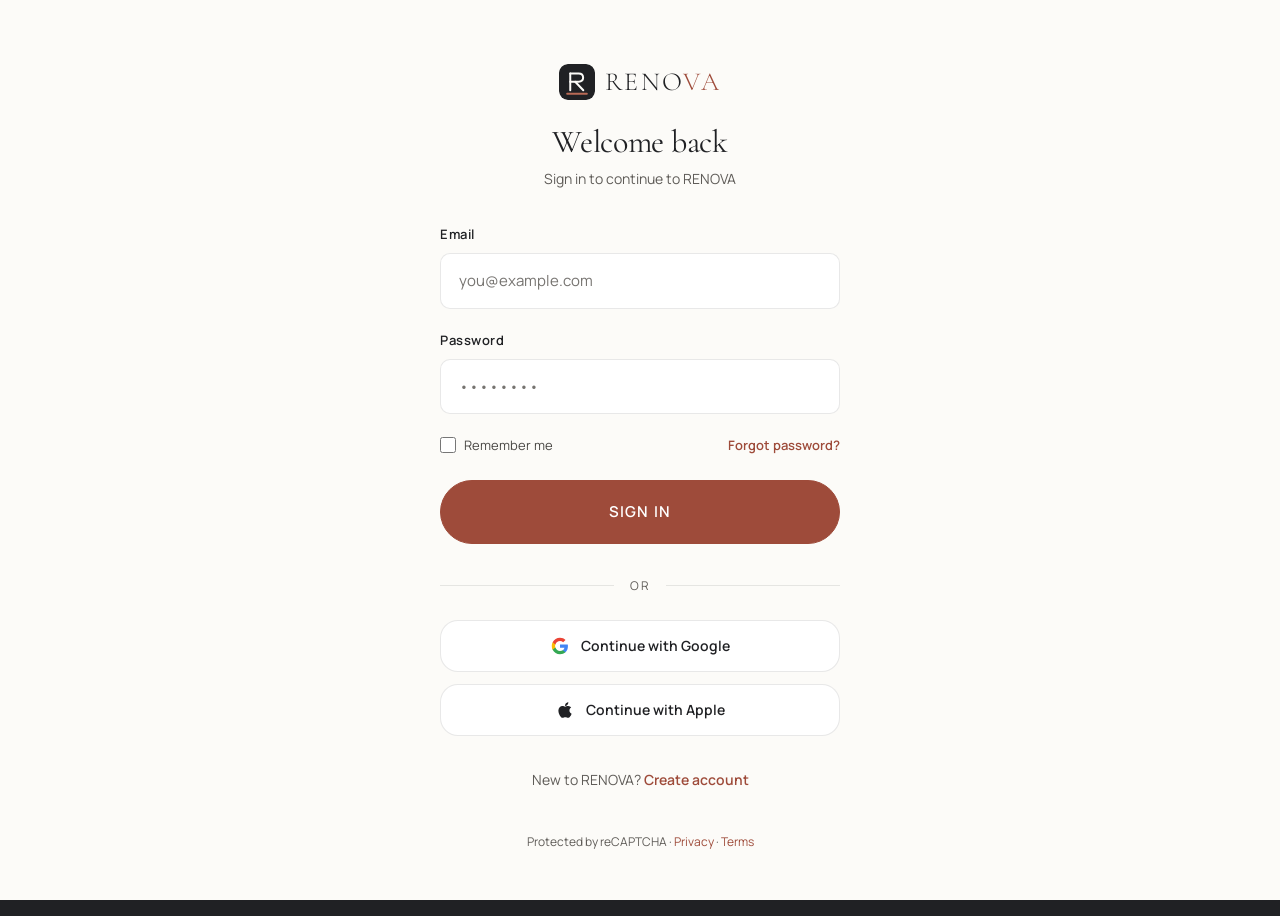
<file: login.html>
<!DOCTYPE html>
<html lang="en" data-theme="light">
<head>
  <meta charset="UTF-8">
  <meta name="viewport" content="width=device-width, initial-scale=1.0">
  <link rel="icon" type="image/svg+xml" href="assets/img/favicon.svg">
  <link rel="icon" type="image/png" sizes="32x32" href="assets/img/favicon-32x32.png">
  <link rel="icon" type="image/png" sizes="16x16" href="assets/img/favicon-16x16.png">
  <link rel="apple-touch-icon" sizes="180x180" href="assets/img/apple-touch-icon.png">
  <link rel="manifest" href="site.webmanifest">
  <meta name="theme-color" content="#202124">
  <meta name="msapplication-TileColor" content="#202124">
  <title>Login — RENOVA Painting & Renovation</title>
  <meta name="description" content="Login to your RENOVA account to track projects, view quotes, and manage your renovation journey.">
  <link rel="canonical" href="login.html">

  <link rel="stylesheet" href="assets/css/variables.css">
  <link rel="stylesheet" href="assets/css/base.css">
  <link rel="stylesheet" href="assets/css/components.css">
  <link rel="stylesheet" href="assets/css/animations.css">
  <link rel="stylesheet" href="assets/css/hero-center.css">
  <link rel="stylesheet" href="assets/css/section-align.css">
  <link rel="stylesheet" href="assets/css/visual-polish.css">
  <link rel="stylesheet" href="assets/css/rtl.css">
  <link rel="stylesheet" href="assets/css/responsive.css">

  <style>
    /* ── Minimal clean auth ── */
    .auth-page {
      min-height: 100vh;
      display: flex;
      align-items: center;
      justify-content: center;
      padding: 64px 20px;
      background: var(--bg);
    }
    .auth-wrap { width: 100%; max-width: 400px; margin: 0 auto; }
    .auth-brand {
      display: flex;
      align-items: center;
      justify-content: center;
      gap: 10px;
      text-decoration: none;
    }
    .auth-brand__mark {
      position: relative;
      width: 36px;
      height: 36px;
      flex-shrink: 0;
      display: inline-block;
    }
    .auth-brand__text {
      font-family: var(--serif);
      font-size: 26px;
      font-weight: 300;
      letter-spacing: 0.09em;
      color: var(--tx-1);
      line-height: 1;
    }
    .auth-brand__text span { color: var(--ac); }
    .auth-title {
      font-family: var(--serif);
      font-size: var(--fs-32);
      font-weight: 400;
      color: var(--tx-1);
      text-align: center;
      margin: var(--sp-6) 0 var(--sp-2);
    }
    .auth-sub {
      font-size: var(--fs-14);
      color: var(--tx-3);
      text-align: center;
      margin: 0 0 var(--sp-8);
    }
    .auth-field {
      display: flex;
      flex-direction: column;
      gap: var(--sp-2);
      margin-bottom: var(--sp-5);
    }
    .auth-options {
      display: flex;
      align-items: center;
      justify-content: space-between;
      gap: var(--sp-4);
      margin-bottom: var(--sp-6);
      flex-wrap: wrap;
    }
    .auth-remember {
      display: flex;
      align-items: center;
      gap: var(--sp-2);
      font-size: var(--fs-13);
      color: var(--tx-2);
      cursor: pointer;
    }
    .auth-remember input { accent-color: var(--ac); width: 16px; height: 16px; }
    .auth-forgot {
      font-size: var(--fs-13);
      color: var(--ac);
      font-weight: var(--fw-semi);
      text-decoration: none;
    }
    .auth-forgot:hover { color: var(--ac-h); }
    .auth-divider {
      display: flex;
      align-items: center;
      gap: var(--sp-4);
      margin: var(--sp-8) 0 var(--sp-6);
      color: var(--tx-3);
      font-size: var(--fs-12);
      letter-spacing: var(--ls-widest);
      text-transform: uppercase;
    }
    .auth-divider::before,
    .auth-divider::after {
      content: '';
      flex: 1;
      height: 1px;
      background: var(--bd);
    }
    .auth-socials {
      display: flex;
      flex-direction: column;
      gap: var(--sp-3);
    }
    .btn-social {
      display: inline-flex;
      align-items: center;
      justify-content: center;
      gap: var(--sp-3);
      padding: 13px 16px;
      border: 1px solid var(--bd);
      border-radius: var(--r-lg);
      background: var(--bg-card);
      color: var(--tx-1);
      font-size: var(--fs-14);
      font-weight: var(--fw-semi);
      transition: var(--tr);
      width: 100%;
    }
    .btn-social:hover { border-color: var(--bd-strong); background: var(--bg-alt); }
    .auth-switch {
      text-align: center;
      margin-top: var(--sp-8);
      font-size: var(--fs-14);
      color: var(--tx-3);
    }
    .auth-switch a { color: var(--ac); font-weight: 600; text-decoration: none; }
    .auth-legal {
      text-align: center;
      margin-top: var(--sp-10);
      font-size: var(--fs-12);
      color: var(--tx-3);
    }
    .auth-legal a { color: var(--ac); text-decoration: none; }
  </style>
</head>
<body>

  <div class="preloader" id="preloader" aria-hidden="true">
    <div class="preloader__inner">
      <div class="preloader__logo">RENOVA</div>
      <div class="preloader__bar"></div>
    </div>
  </div>
  <div class="page-transition" aria-hidden="true"></div>

  <main>
    <section class="auth-page" aria-label="Login form">
      <div class="auth-wrap reveal">
        <a href="index.html" class="auth-brand" aria-label="RENOVA — back to home">
          <span class="auth-brand__mark" aria-hidden="true">
            <img src="assets/img/logo-mark.svg" alt="" class="logo-mark logo-mark--dark" width="36" height="36" loading="eager" decoding="async">
            <img src="assets/img/logo-mark-light.svg" alt="" class="logo-mark logo-mark--light" width="36" height="36" loading="eager" decoding="async">
          </span>
          <span class="auth-brand__text">RENO<span>VA</span></span>
        </a>

        <h1 class="auth-title">Welcome back</h1>
        <p class="auth-sub">Sign in to continue to RENOVA</p>

        <form data-validate aria-label="Login form" id="loginForm" novalidate>
          <div class="auth-field">
            <label class="form-label" for="login-email">Email</label>
            <input type="email" id="login-email" name="email" class="form-input" placeholder="you@example.com" autocomplete="email" required>
            <div class="form-error" role="alert"></div>
          </div>
          <div class="auth-field">
            <label class="form-label" for="login-password">Password</label>
            <input type="password" id="login-password" name="password" class="form-input" placeholder="••••••••" autocomplete="current-password" required>
            <div class="form-error" role="alert"></div>
          </div>

          <div class="auth-options">
            <label class="auth-remember">
              <input type="checkbox" id="remember" name="remember">
              Remember me
            </label>
            <a href="#" class="auth-forgot">Forgot password?</a>
          </div>

          <button type="submit" class="btn btn-primary btn-lg" style="width:100%;justify-content:center">Sign in</button>

          <div class="auth-divider">or</div>

          <div class="auth-socials">
            <button type="button" class="btn-social" aria-label="Continue with Google">
              <svg viewBox="0 0 24 24" width="18" height="18" aria-hidden="true"><path fill="#4285F4" d="M22.56 12.25c0-.78-.07-1.53-.2-2.25H12v4.26h5.92a5.07 5.07 0 0 1-2.2 3.31v2.77h3.57c2.08-1.92 3.28-4.74 3.28-8.09z"/><path fill="#34A853" d="M12 23c2.97 0 5.46-.98 7.28-2.66l-3.57-2.77c-.98.66-2.23 1.06-3.71 1.06-2.86 0-5.29-1.93-6.16-4.53H2.18v2.84C3.99 20.53 7.7 23 12 23z"/><path fill="#FBBC05" d="M5.84 14.09A6.97 6.97 0 0 1 5.46 12c0-.73.13-1.43.36-2.09V7.07H2.18A11 11 0 0 0 1 12c0 1.78.43 3.45 1.18 4.93l3.66-2.84z"/><path fill="#EA4335" d="M12 5.38c1.62 0 3.06.56 4.21 1.64l3.15-3.15C17.45 2.09 14.97 1 12 1 7.7 1 3.99 3.47 2.18 7.07l3.66 2.84c.87-2.6 3.3-4.53 6.16-4.53z"/></svg>
              Continue with Google
            </button>
            <button type="button" class="btn-social" aria-label="Continue with Apple">
              <svg viewBox="0 0 384 512" fill="currentColor" width="18" height="18" aria-hidden="true"><path d="M318.7 268.7c-.2-36.7 16.4-64.4 50-84.8-18.8-26.9-47.2-41.7-84.7-44.6-35.5-2.8-74.3 20.7-88.5 20.7-15 0-49.4-19.7-76.4-19.7C63.3 141.2 4 184.8 4 273.5q0 39.3 14.4 81.2c12.8 36.7 59 126.7 107.2 125.2 25.2-.6 43-17.9 75.8-17.9 31.8 0 48.3 17.9 76.4 17.9 48.6-.7 90.4-82.5 102.6-119.3-65.2-30.7-61.7-90-61.7-91.9zm-56.6-164.2c27.3-32.4 24.8-61.9 24-72.5-24.1 1.4-52 16.4-67.9 34.9-17.5 19.8-27.8 44.3-25.6 71.9 26.1 2 49.9-11.4 69.5-34.3z"/></svg>
              Continue with Apple
            </button>
          </div>

          <p class="auth-switch">
            New to RENOVA? <a href="signup.html">Create account</a>
          </p>
        </form>

        <p class="auth-legal">
          Protected by reCAPTCHA · <a href="privacy-policy.html">Privacy</a> · <a href="terms.html">Terms</a>
        </p>
      </div>
    </section>
  </main>

<script src="assets/js/rtl.js"></script>
  <script src="assets/js/main.js"></script>
  <script src="assets/js/animations.js"></script>
  <script>
    document.getElementById('loginForm')?.addEventListener('submit', (e) => {
      e.preventDefault();
      const btn = e.target.querySelector('button[type="submit"]');
      if (!btn.dataset.orig) btn.dataset.orig = btn.textContent;
      btn.textContent = 'Signing in…';
      btn.disabled = true;
      setTimeout(() => {
        btn.textContent = '✓ Signed in — Redirecting';
        btn.style.background = '#22c55e';
        btn.style.borderColor = '#22c55e';
        setTimeout(() => window.location.href = 'index.html', 900);
      }, 800);
    });
    // Social login via Google/Apple → redirect to home page as well
    document.querySelectorAll('.btn-social').forEach(btn => {
      btn.addEventListener('click', (e) => {
        e.preventDefault();
        if (!btn.dataset.origHtml) btn.dataset.origHtml = btn.innerHTML;
        btn.innerHTML = '✓ Redirecting…';
        btn.style.background = '#22c55e';
        btn.style.color = '#fff';
        btn.style.borderColor = '#22c55e';
        btn.disabled = true;
        setTimeout(() => window.location.href = 'index.html', 600);
      });
    });
    // Browser back after redirect: bfcache restores mutated buttons, so reset them
    window.addEventListener('pageshow', (e) => {
      if (!e.persisted) return;
      document.querySelectorAll('.btn-social').forEach(btn => {
        if (btn.dataset.origHtml) {
          btn.innerHTML = btn.dataset.origHtml;
          btn.disabled = false;
          btn.style.background = '';
          btn.style.color = '';
          btn.style.borderColor = '';
        }
      });
      const submit = document.querySelector('#loginForm button[type="submit"]');
      if (submit && submit.dataset.orig) {
        submit.textContent = submit.dataset.orig;
        submit.disabled = false;
        submit.style.background = '';
        submit.style.borderColor = '';
      }
    });
  </script>
</body>
</html>
</file>
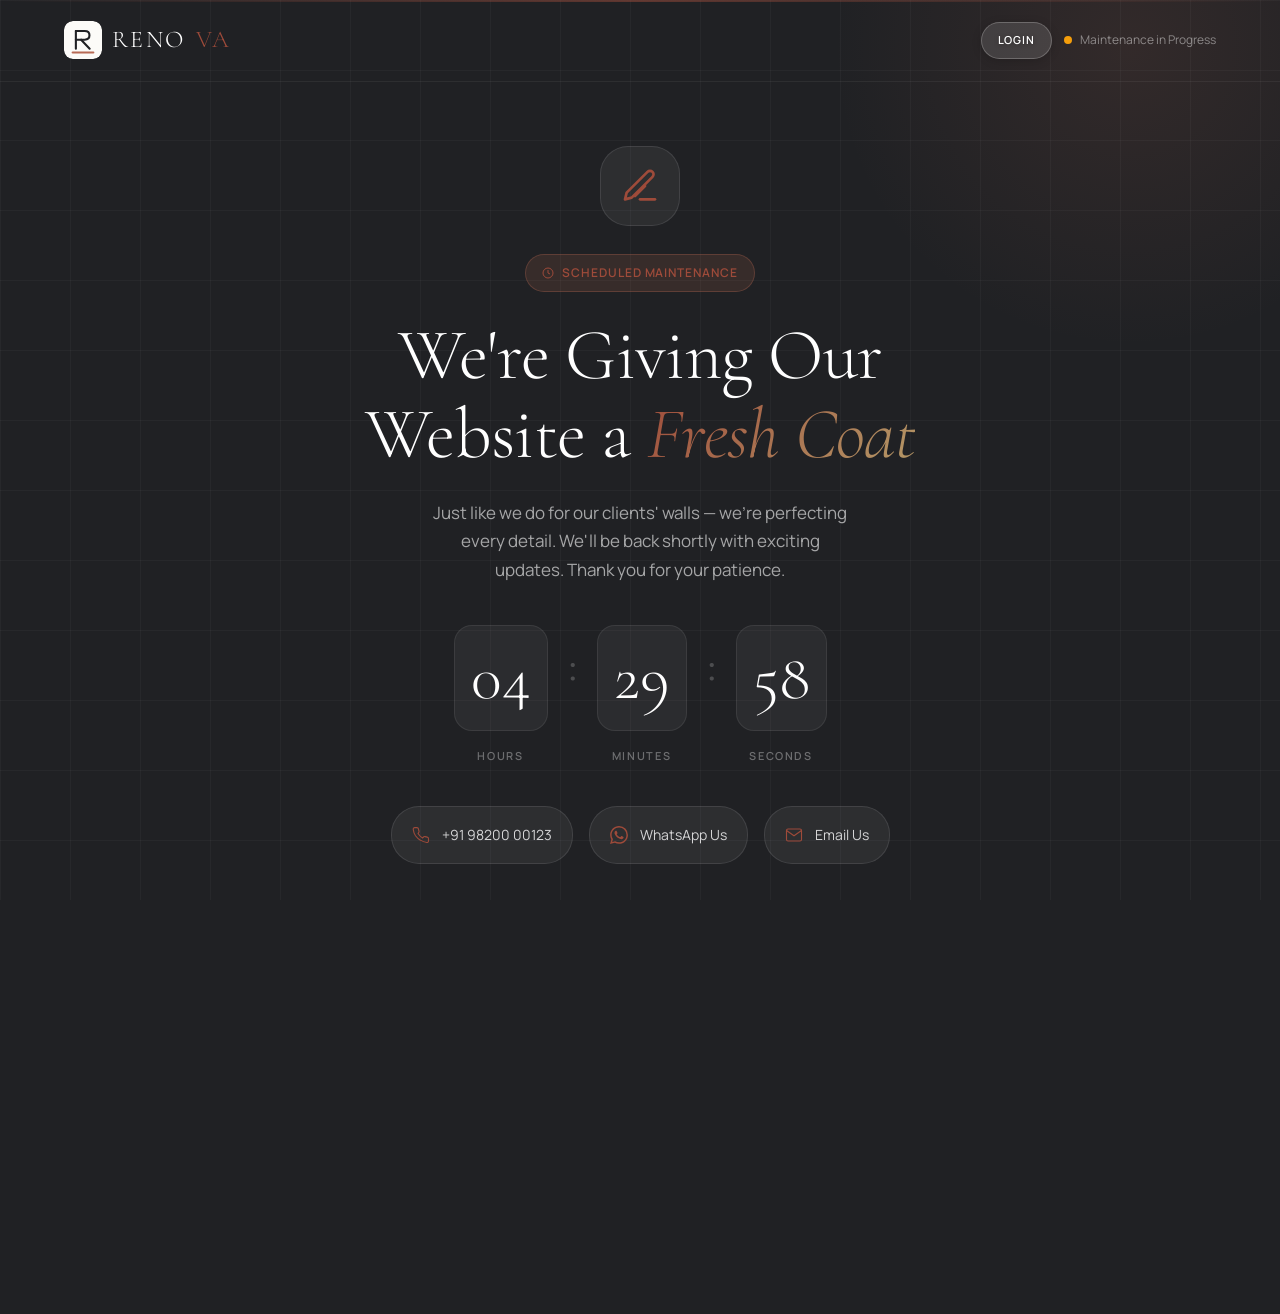
<file: maintenance.html>
<!DOCTYPE html>
<html lang="en" data-theme="light">
<head>
  <meta charset="UTF-8">
  <meta name="viewport" content="width=device-width, initial-scale=1.0">
  <link rel="icon" type="image/svg+xml" href="assets/img/favicon.svg">
  <link rel="icon" type="image/png" sizes="32x32" href="assets/img/favicon-32x32.png">
  <link rel="icon" type="image/png" sizes="16x16" href="assets/img/favicon-16x16.png">
  <link rel="apple-touch-icon" sizes="180x180" href="assets/img/apple-touch-icon.png">
  <link rel="manifest" href="site.webmanifest">
  <meta name="theme-color" content="#202124">
  <meta name="msapplication-TileColor" content="#202124">
  <title>We'll Be Back Shortly — RENOVA</title>
  <meta name="description" content="RENOVA's website is undergoing scheduled maintenance. We'll be back shortly. Contact us directly via phone or WhatsApp.">
  <meta name="robots" content="noindex, nofollow">

  <!-- HTTP-equiv refresh removed for maintenance — set server-side -->

  <link rel="stylesheet" href="assets/css/variables.css">
  <link rel="stylesheet" href="assets/css/base.css">
  <link rel="stylesheet" href="assets/css/components.css">
  <link rel="stylesheet" href="assets/css/animations.css">
  <link rel="stylesheet" href="assets/css/hero-center.css">
  <link rel="stylesheet" href="assets/css/section-align.css">
  <link rel="stylesheet" href="assets/css/visual-polish.css">
  <link rel="stylesheet" href="assets/css/rtl.css">
  <link rel="stylesheet" href="assets/css/responsive.css">

  <style>
    *, *::before, *::after { box-sizing: border-box; margin: 0; padding: 0; }

    html, body {
      height: 100%;
      font-family: var(--sans);
      background: var(--bg-dark);
      overflow: hidden;
    }

    /* ── Animated canvas bg ── */
    .maint-page {
      min-height: 100svh;
      display: grid;
      grid-template-rows: auto 1fr auto;
      position: relative;
      overflow: hidden;
    }

    /* Geometric deco */
    .maint-geo {
      position: absolute; inset: 0; pointer-events: none;
    }
    .maint-geo__circle {
      position: absolute;
      border-radius: 50%;
      animation: geoFloat 18s ease-in-out infinite;
    }
    .maint-geo__circle:nth-child(1) {
      width: 700px; height: 700px;
      background: radial-gradient(circle, rgba(184,106,85,0.12) 0%, transparent 60%);
      top: -300px; right: -200px;
      animation-duration: 20s;
    }
    .maint-geo__circle:nth-child(2) {
      width: 500px; height: 500px;
      background: radial-gradient(circle, rgba(181,154,104,0.09) 0%, transparent 60%);
      bottom: -200px; left: -150px;
      animation-duration: 15s;
      animation-delay: -7s;
    }

    @keyframes geoFloat {
      0%, 100% { transform: translate(0, 0); }
      50%       { transform: translate(25px, -35px); }
    }

    /* Grid lines */
    .maint-grid {
      position: absolute; inset: 0;
      background-image:
        linear-gradient(rgba(255,255,255,0.03) 1px, transparent 1px),
        linear-gradient(90deg, rgba(255,255,255,0.03) 1px, transparent 1px);
      background-size: 70px 70px;
    }

    /* Scanning line */
    .maint-scan {
      position: absolute;
      left: 0; right: 0;
      height: 2px;
      background: linear-gradient(to right, transparent, var(--ac), transparent);
      opacity: 0.5;
      animation: scanLine 4s linear infinite;
    }
    @keyframes scanLine {
      0%   { top: -2px; opacity: 0; }
      5%   { opacity: 0.5; }
      95%  { opacity: 0.5; }
      100% { top: 100%; opacity: 0; }
    }

    /* Top bar */
    .maint-topbar {
      position: relative; z-index: 10;
      display: flex;
      align-items: center;
      justify-content: space-between;
      padding: var(--sp-5) clamp(24px, 5vw, 80px);
      border-bottom: 1px solid rgba(255,255,255,0.06);
    }
    .maint-logo {
      font-family: var(--serif);
      font-size: var(--fs-24);
      font-weight: var(--fw-light);
      color: #fff;
      letter-spacing: 0.1em;
      text-decoration: none;
    }
    .maint-logo span { color: var(--ac); }
    .maint-status {
      display: flex;
      align-items: center;
      gap: var(--sp-2);
      font-size: var(--fs-12);
      color: rgba(255,255,255,0.45);
    }
    .maint-status-dot {
      width: 8px; height: 8px;
      border-radius: 50%;
      background: #f59e0b;
      animation: pulse 2s ease-in-out infinite;
    }

    /* Main content */
    .maint-main {
      position: relative; z-index: 5;
      display: flex;
      align-items: center;
      justify-content: center;
      padding: clamp(24px, 5vw, 80px);
    }
    .maint-content {
      max-width: 620px;
      text-align: center;
    }

    /* Animated paint can icon */
    .maint-icon {
      width: 80px; height: 80px;
      margin: 0 auto var(--sp-7);
      display: flex;
      align-items: center;
      justify-content: center;
      background: rgba(255,255,255,0.06);
      border: 1px solid rgba(255,255,255,0.10);
      border-radius: var(--r-xl);
      color: var(--ac);
      animation: iconBounce 3s ease-in-out infinite;
    }
    .maint-icon svg { width:40px; height:40px; }
    @keyframes iconBounce {
      0%, 100% { transform: translateY(0); }
      50%       { transform: translateY(-12px); }
    }

    .maint-badge {
      display: inline-flex;
      align-items: center;
      gap: var(--sp-2);
      padding: var(--sp-2) var(--sp-4);
      background: rgba(184,106,85,0.15);
      border: 1px solid rgba(184,106,85,0.30);
      border-radius: var(--r-full);
      font-size: var(--fs-12);
      font-weight: var(--fw-semi);
      letter-spacing: var(--ls-wider);
      text-transform: uppercase;
      color: var(--ac);
      margin-bottom: var(--sp-6);
      animation: fadeUp 0.8s var(--ease-out) 0.3s both;
    }

    .maint-title {
      font-family: var(--serif);
      font-size: clamp(2.5rem, 6vw, 4.5rem);
      font-weight: var(--fw-light);
      color: #fff;
      line-height: var(--lh-tight);
      letter-spacing: var(--ls-snug);
      margin-bottom: var(--sp-6);
      animation: fadeUp 0.9s var(--ease-out) 0.5s both;
    }
    .maint-title em {
      font-style: italic;
      background: linear-gradient(135deg, var(--ac), var(--ac-gold));
      -webkit-background-clip: text;
      -webkit-text-fill-color: transparent;
      background-clip: text;
    }

    .maint-desc {
      font-size: var(--fs-17);
      color: rgba(255,255,255,0.60);
      line-height: var(--lh-relaxed);
      max-width: 42ch;
      margin: 0 auto var(--sp-10);
      animation: fadeUp 0.9s var(--ease-out) 0.7s both;
    }

    /* Countdown */
    .maint-countdown {
      display: flex;
      gap: var(--sp-5);
      justify-content: center;
      margin-bottom: var(--sp-10);
      animation: fadeUp 0.9s var(--ease-out) 0.9s both;
    }
    .countdown-unit {
      display: flex;
      flex-direction: column;
      align-items: center;
      gap: var(--sp-2);
    }
    .countdown-num {
      font-family: var(--serif);
      font-size: clamp(2.5rem, 6vw, 4rem);
      font-weight: var(--fw-light);
      color: #fff;
      line-height: 1;
      min-width: 80px;
      text-align: center;
      background: rgba(255,255,255,0.05);
      border: 1px solid rgba(255,255,255,0.08);
      border-radius: var(--r-lg);
      padding: var(--sp-5) var(--sp-4);
    }
    .countdown-label {
      font-size: var(--fs-11);
      letter-spacing: var(--ls-widest);
      text-transform: uppercase;
      color: rgba(255,255,255,0.35);
    }
    .countdown-sep {
      font-family: var(--serif);
      font-size: var(--fs-48);
      color: rgba(255,255,255,0.20);
      line-height: 1;
      padding-top: var(--sp-4);
    }

    /* Contact chips */
    .maint-contact {
      display: flex;
      gap: var(--sp-4);
      justify-content: center;
      flex-wrap: wrap;
      animation: fadeUp 0.9s var(--ease-out) 1.1s both;
    }
    .maint-chip {
      display: flex;
      align-items: center;
      gap: var(--sp-3);
      padding: var(--sp-4) var(--sp-5);
      background: rgba(255,255,255,0.06);
      border: 1px solid rgba(255,255,255,0.10);
      border-radius: var(--r-xl);
      transition: background var(--dur-300), border-color var(--dur-300);
      text-decoration: none;
      color: rgba(255,255,255,0.80);
      font-size: var(--fs-14);
    }
    .maint-chip:hover {
      background: rgba(184,106,85,0.15);
      border-color: rgba(184,106,85,0.40);
    }
    .maint-chip svg { color: var(--ac); flex-shrink: 0; }

    /* Newsletter */
    .maint-newsletter {
      margin-top: var(--sp-10);
      padding: var(--sp-7) var(--sp-8);
      background: rgba(255,255,255,0.04);
      border: 1px solid rgba(255,255,255,0.08);
      border-radius: var(--r-xl);
      animation: fadeUp 0.9s var(--ease-out) 1.3s both;
    }
    .maint-newsletter h3 {
      font-family: var(--serif);
      font-size: var(--fs-22);
      color: #fff;
      margin-bottom: var(--sp-2);
    }
    .maint-newsletter p {
      font-size: var(--fs-14);
      color: rgba(255,255,255,0.45);
      margin-bottom: var(--sp-5);
    }
    .maint-newsletter-form {
      display: flex;
      gap: var(--sp-3);
      max-width: 380px;
      margin: 0 auto;
    }
    .maint-newsletter-form input {
      flex: 1;
      background: rgba(255,255,255,0.07);
      border: 1px solid rgba(255,255,255,0.12);
      border-radius: var(--r-lg);
      padding: var(--sp-3) var(--sp-5);
      font-family: var(--sans);
      font-size: var(--fs-14);
      color: #fff;
      outline: none;
    }
    .maint-newsletter-form input:focus {
      border-color: var(--ac);
    }
    .maint-newsletter-form input::placeholder { color: rgba(255,255,255,0.30); }

    /* Bottom bar */
    .maint-footer {
      position: relative; z-index: 10;
      border-top: 1px solid rgba(255,255,255,0.06);
      padding: var(--sp-5) clamp(24px, 5vw, 80px);
      display: flex;
      align-items: center;
      justify-content: space-between;
      flex-wrap: wrap;
      gap: var(--sp-4);
    }
    .maint-footer p { font-size: var(--fs-12); color: rgba(255,255,255,0.25); }

    /* Progress bar */
    .maint-progress-wrap {
      width: 100%;
      height: 3px;
      background: rgba(255,255,255,0.06);
      border-radius: var(--r-full);
      overflow: hidden;
      margin-top: var(--sp-8);
    }
    .maint-progress-bar {
      height: 100%;
      width: 72%;
      background: linear-gradient(to right, var(--ac), var(--ac-gold));
      border-radius: var(--r-full);
      position: relative;
      animation: progressShimmer 2s ease-in-out infinite;
    }
    .maint-progress-bar::after {
      content: '';
      position: absolute;
      top: 0; right: 0; bottom: 0;
      width: 60px;
      background: linear-gradient(to right, transparent, rgba(255,255,255,0.4));
      animation: shimmer 2s linear infinite;
    }
    @keyframes progressShimmer {
      0%, 100% { opacity: 1; }
      50%       { opacity: 0.85; }
    }
    @keyframes shimmer {
      0%   { transform: translateX(-100%); }
      100% { transform: translateX(200px); }
    }

    @media (max-width: 600px) {
      .maint-countdown { gap: var(--sp-3); }
      .countdown-num { min-width: 60px; font-size: var(--fs-36); padding: var(--sp-4) var(--sp-3); }
      .maint-newsletter-form { flex-direction: column; }
    }
  </style>
</head>
<body>
  <div class="maint-page">

    <!-- Background -->
    <div class="maint-geo" aria-hidden="true">
      <div class="maint-geo__circle"></div>
      <div class="maint-geo__circle"></div>
    </div>
    <div class="maint-grid" aria-hidden="true"></div>
    <div class="maint-scan" aria-hidden="true"></div>

    <!-- Top Bar -->
    <header class="maint-topbar" role="banner">
      <a href="index.html" class="maint-logo" aria-label="RENOVA Home" style="display:inline-flex;align-items:center;gap:10px"><span aria-hidden="true" style="width:38px;height:38px;border-radius:9px;overflow:hidden;display:block;flex-shrink:0"><img src="assets/img/logo-mark-light.svg" alt="" width="38" height="38" style="width:100%;height:100%;display:block"></span>RENO<span>VA</span></a>
      <div style="display:flex;align-items:center;gap:12px">
        <a href="login.html" class="nav-login" aria-label="Login" style="font-size:11px;padding:8px 16px">Login</a>
        <div class="maint-status" role="status" aria-live="polite">
          <div class="maint-status-dot"></div>
          <span>Maintenance in Progress</span>
        </div>
      </div>
    </header>

    <!-- Main -->
    <main class="maint-main" id="main-content">
      <div class="maint-content">

        <span class="maint-icon" aria-hidden="true"><svg viewBox="0 0 24 24" fill="none" stroke="currentColor" stroke-width="1.6" stroke-linecap="round" stroke-linejoin="round"><path d="M12 20h9"/><path d="M16.5 3.5a2.121 2.121 0 0 1 3 3L7 19l-4 1 1-4L16.5 3.5z"/><path d="M15 12l-6 6"/></svg></span>

        <div class="maint-badge">
          <svg viewBox="0 0 24 24" fill="none" stroke="currentColor" stroke-width="2" width="12" height="12"><circle cx="12" cy="12" r="10"/><polyline points="12,6 12,12 16,14"/></svg>
          Scheduled Maintenance
        </div>

        <h1 class="maint-title">
          We're Giving Our<br>Website a <em>Fresh Coat</em>
        </h1>

        <p class="maint-desc">
          Just like we do for our clients' walls — we're perfecting every detail. We'll be back shortly with exciting updates. Thank you for your patience.
        </p>

        <!-- Countdown Timer -->
        <div class="maint-countdown" role="timer" aria-label="Time remaining until site is back">
          <div class="countdown-unit">
            <div class="countdown-num" id="cd-hours">04</div>
            <div class="countdown-label">Hours</div>
          </div>
          <div class="countdown-sep" aria-hidden="true">:</div>
          <div class="countdown-unit">
            <div class="countdown-num" id="cd-minutes">30</div>
            <div class="countdown-label">Minutes</div>
          </div>
          <div class="countdown-sep" aria-hidden="true">:</div>
          <div class="countdown-unit">
            <div class="countdown-num" id="cd-seconds">00</div>
            <div class="countdown-label">Seconds</div>
          </div>
        </div>

        <!-- Contact Chips -->
        <div class="maint-contact">
          <a href="tel:+919820000123" class="maint-chip">
            <svg viewBox="0 0 24 24" fill="none" stroke="currentColor" stroke-width="1.5" width="18" height="18"><path d="M22 16.92v3a2 2 0 0 1-2.18 2 19.79 19.79 0 0 1-8.63-3.07A19.5 19.5 0 0 1 4.69 13a19.79 19.79 0 0 1-3.07-8.67A2 2 0 0 1 3.6 2.18h3a2 2 0 0 1 2 1.72 12.84 12.84 0 0 0 .7 2.81 2 2 0 0 1-.45 2.11L8.09 9.91a16 16 0 0 0 6 6l1.27-1.27a2 2 0 0 1 2.11-.45 12.84 12.84 0 0 0 2.81.7A2 2 0 0 1 22 16.92z"/></svg>
            +91 98200 00123
          </a>
          <a href="https://wa.me/919820000123" class="maint-chip" target="_blank" rel="noopener noreferrer">
            <svg viewBox="0 0 24 24" fill="currentColor" width="18" height="18"><path d="M17.472 14.382c-.297-.149-1.758-.867-2.03-.967-.273-.099-.471-.148-.67.15-.197.297-.767.966-.94 1.164-.173.199-.347.223-.644.075-.297-.15-1.255-.463-2.39-1.475-.883-.788-1.48-1.761-1.653-2.059-.173-.297-.018-.458.13-.606.134-.133.298-.347.446-.52.149-.174.198-.298.298-.497.099-.198.05-.371-.025-.52-.075-.149-.669-1.612-.916-2.207-.242-.579-.487-.5-.669-.51-.173-.008-.371-.01-.57-.01-.198 0-.52.074-.792.372-.272.297-1.04 1.016-1.04 2.479 0 1.462 1.065 2.875 1.213 3.074.149.198 2.096 3.2 5.077 4.487.709.306 1.262.489 1.694.625.712.227 1.36.195 1.871.118.571-.085 1.758-.719 2.006-1.413.248-.694.248-1.289.173-1.413-.074-.124-.272-.198-.57-.347m-5.421 7.403h-.004a9.87 9.87 0 01-5.031-1.378l-.361-.214-3.741.982.998-3.648-.235-.374a9.86 9.86 0 01-1.51-5.26c.001-5.45 4.436-9.884 9.888-9.884 2.64 0 5.122 1.03 6.988 2.898a9.825 9.825 0 012.893 6.994c-.003 5.45-4.437 9.884-9.885 9.884m8.413-18.297A11.815 11.815 0 0012.05 0C5.495 0 .16 5.335.157 11.892c0 2.096.547 4.142 1.588 5.945L.057 24l6.305-1.654a11.882 11.882 0 005.683 1.448h.005c6.554 0 11.89-5.335 11.893-11.893a11.821 11.821 0 00-3.48-8.413z"/></svg>
            WhatsApp Us
          </a>
          <a href="mailto:hello@renovacraft.in" class="maint-chip">
            <svg viewBox="0 0 24 24" fill="none" stroke="currentColor" stroke-width="1.5" width="18" height="18"><path d="M4 4h16c1.1 0 2 .9 2 2v12c0 1.1-.9 2-2 2H4c-1.1 0-2-.9-2-2V6c0-1.1.9-2 2-2z"/><polyline points="22,6 12,13 2,6"/></svg>
            Email Us
          </a>
        </div>

        <!-- Progress -->
        <div style="margin-top:var(--sp-10)">
          <div style="display:flex;justify-content:space-between;align-items:center;margin-bottom:var(--sp-3)">
            <span style="font-size:var(--fs-12);color:rgba(255,255,255,0.35);letter-spacing:var(--ls-wider);text-transform:uppercase">Progress</span>
            <span style="font-size:var(--fs-13);color:var(--ac);font-weight:var(--fw-semi)">72% Complete</span>
          </div>
          <div class="maint-progress-wrap">
            <div class="maint-progress-bar"></div>
          </div>
        </div>

        <!-- Newsletter -->
        <div class="maint-newsletter">
          <h3>Notify me when you're back</h3>
          <p>Enter your email and we'll send you a message the moment we're live.</p>
          <form class="maint-newsletter-form" aria-label="Notify me form">
            <label for="maint-email" class="visually-hidden">Email address</label>
            <input type="email" id="maint-email" placeholder="your@email.com" autocomplete="email">
            <button type="submit" class="btn btn-primary" style="white-space:nowrap">Notify Me</button>
          </form>
        </div>

      </div>
    </main>

    <!-- Footer -->
    <footer class="maint-footer" role="contentinfo">
      <p>© 2026 RENOVA Artisan Painting & Renovation · Andheri West, Mumbai</p>
      <div style="display:flex;gap:var(--sp-5)">
        <a href="privacy-policy.html" style="font-size:var(--fs-12);color:rgba(255,255,255,0.25)">Privacy</a>
        <a href="terms.html"          style="font-size:var(--fs-12);color:rgba(255,255,255,0.25)">Terms</a>
        <a href="contact.html"        style="font-size:var(--fs-12);color:rgba(255,255,255,0.25)">Contact</a>
      </div>
    </footer>

  </div>

  <script>
    // Countdown: target time 4h 30m from page load
    const target = Date.now() + (4 * 3600 + 30 * 60) * 1000;

    const pad = n => String(n).padStart(2, '0');
    const hEl  = document.getElementById('cd-hours');
    const mEl  = document.getElementById('cd-minutes');
    const sEl  = document.getElementById('cd-seconds');

    const tick = () => {
      const diff = Math.max(0, target - Date.now());
      const h = Math.floor(diff / 3600000);
      const m = Math.floor((diff % 3600000) / 60000);
      const s = Math.floor((diff % 60000) / 1000);
      hEl.textContent = pad(h);
      mEl.textContent = pad(m);
      sEl.textContent = pad(s);
    };

    tick();
    setInterval(tick, 1000);

    // Newsletter
    document.querySelector('.maint-newsletter-form').addEventListener('submit', (e) => {
      e.preventDefault();
      const input = e.target.querySelector('input');
      const btn   = e.target.querySelector('button');
      if (!input.value) return;
      btn.innerHTML = '<span style="display:inline-flex;align-items:center;gap:6px"><svg viewBox="0 0 24 24" fill="none" stroke="currentColor" stroke-width="2.2" width="16" height="16" aria-hidden="true"><polyline points="20,6 9,17 4,12"/></svg> You\'re on the list!</span>';
      btn.disabled = true;
      input.disabled = true;
      btn.style.background = '#22c55e';
    });

    // Theme
    const saved = localStorage.getItem('rn-theme') || 'light';
    document.documentElement.setAttribute('data-theme', saved);
  </script>
  <script src="assets/js/rtl.js"></script>
</body>
</html>
</file>
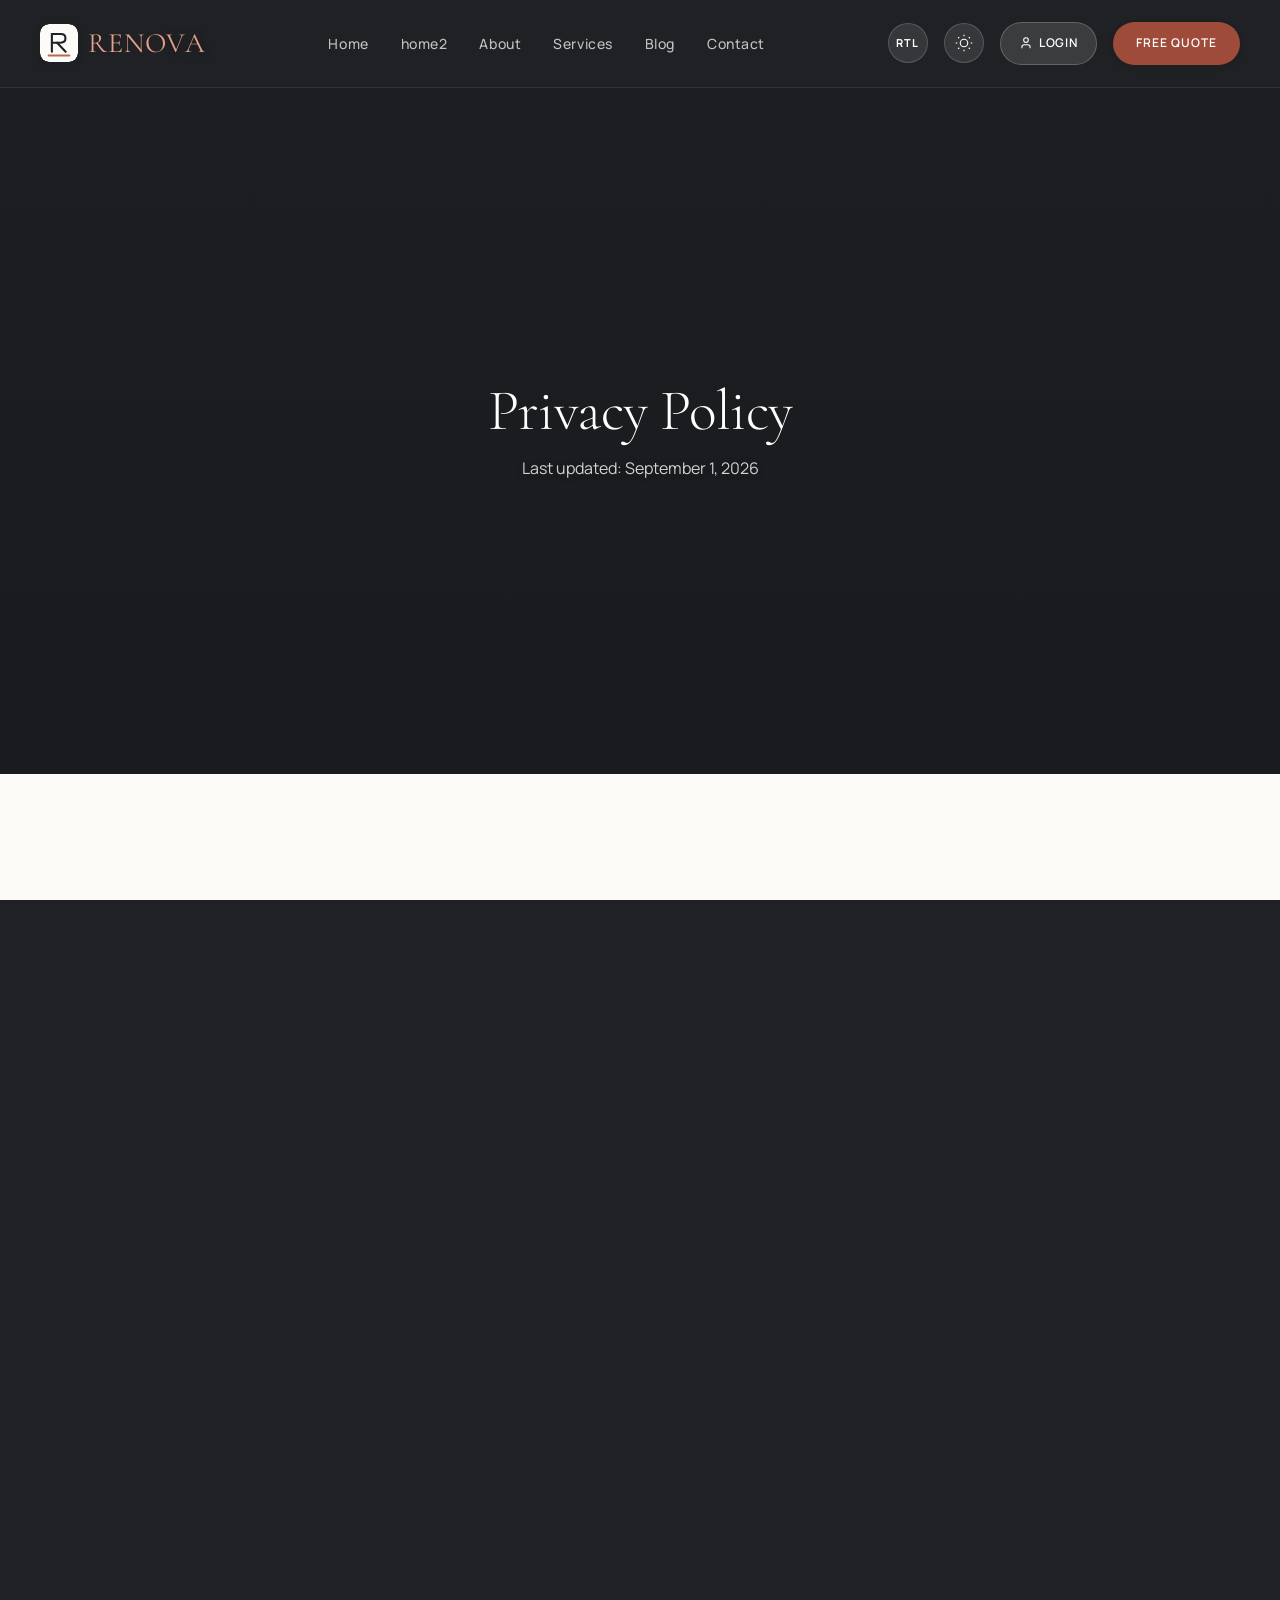
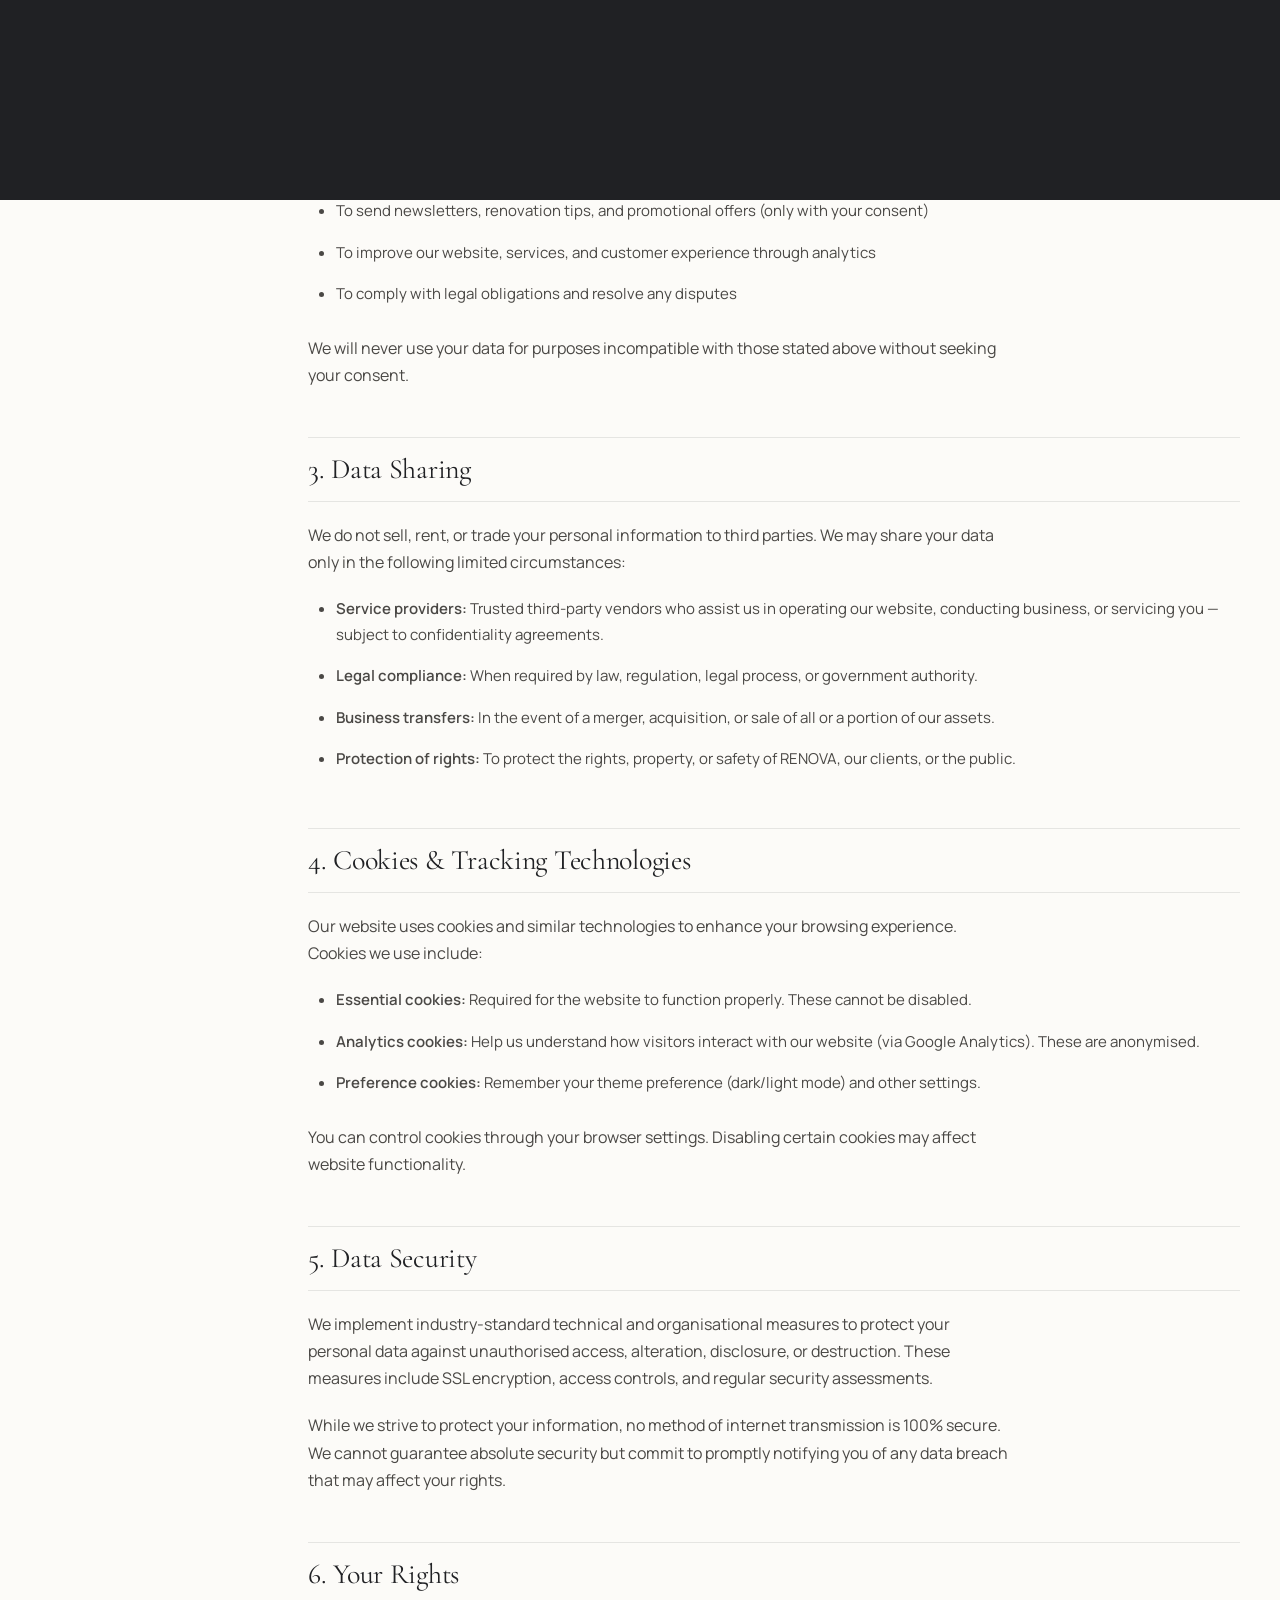
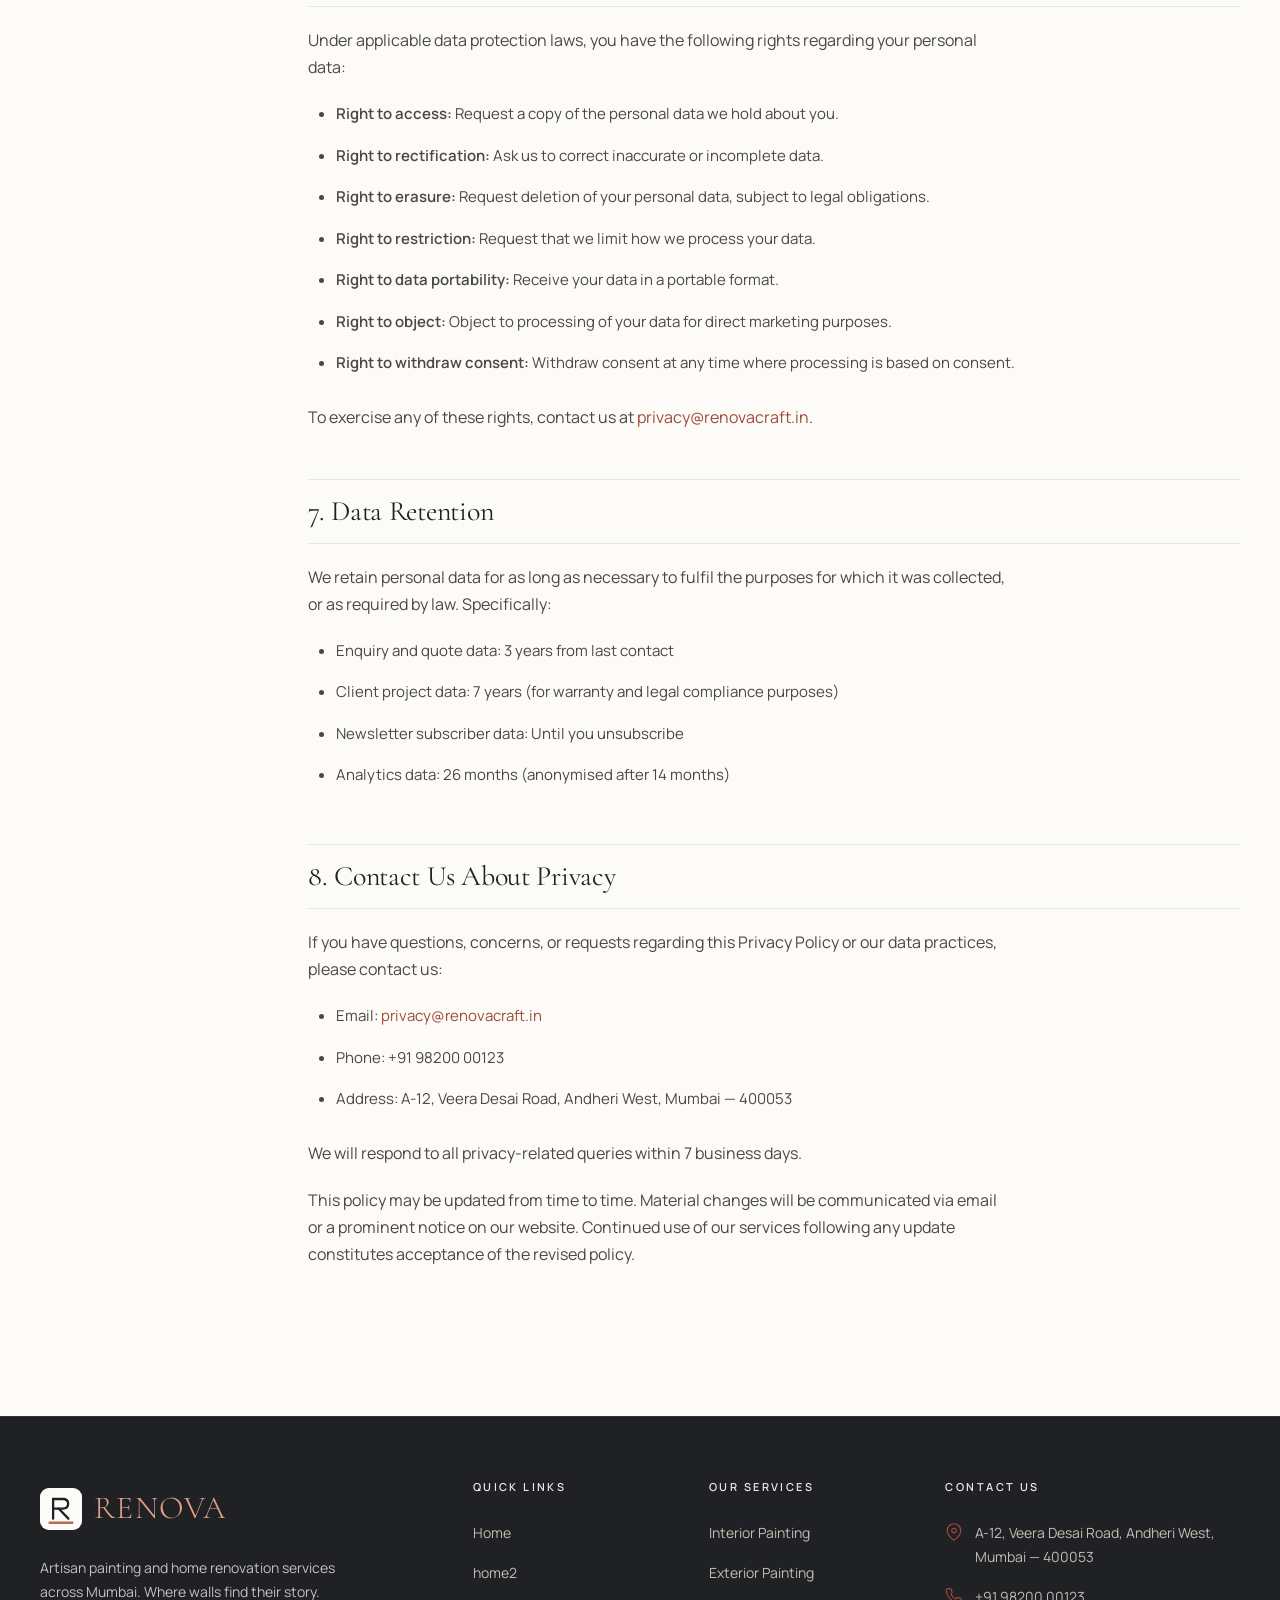
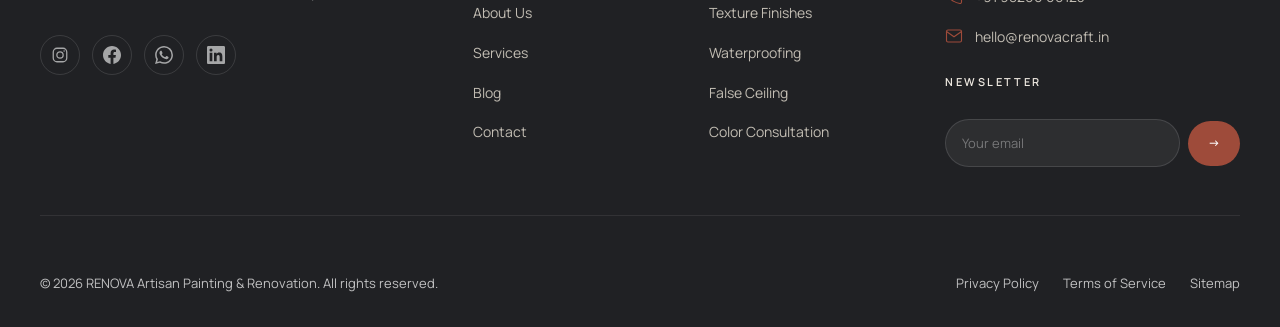
<file: privacy-policy.html>
<!DOCTYPE html>
<html lang="en" data-theme="light">
<head>
  <meta charset="UTF-8">
  <meta name="viewport" content="width=device-width, initial-scale=1.0">
  <link rel="icon" type="image/svg+xml" href="assets/img/favicon.svg">
  <link rel="icon" type="image/png" sizes="32x32" href="assets/img/favicon-32x32.png">
  <link rel="icon" type="image/png" sizes="16x16" href="assets/img/favicon-16x16.png">
  <link rel="apple-touch-icon" sizes="180x180" href="assets/img/apple-touch-icon.png">
  <link rel="manifest" href="site.webmanifest">
  <meta name="theme-color" content="#202124">
  <meta name="msapplication-TileColor" content="#202124">
  <title>Privacy Policy — RENOVA Painting & Renovation</title>
  <meta name="description" content="Read RENOVA's privacy policy to understand how we collect, use and protect your personal data.">
  <link rel="canonical" href="privacy-policy.html">

  <link rel="stylesheet" href="assets/css/variables.css">
  <link rel="stylesheet" href="assets/css/base.css">
  <link rel="stylesheet" href="assets/css/components.css">
  <link rel="stylesheet" href="assets/css/animations.css">
  <link rel="stylesheet" href="assets/css/hero-center.css">
  <link rel="stylesheet" href="assets/css/section-align.css">
  <link rel="stylesheet" href="assets/css/visual-polish.css">
  <link rel="stylesheet" href="assets/css/rtl.css">
  <link rel="stylesheet" href="assets/css/responsive.css">

  <style>
    .legal-hero {
      background: var(--bg-dark);
      /* Hero height unified via hero-center.css — clamp(560px, 86vh, 860px); flex centering added externally */
      padding: calc(var(--nav-h) + var(--sp-12)) 0 var(--sp-12);
    }
    .legal-layout {
      display: grid;
      grid-template-columns: 220px 1fr;
      gap: var(--sp-12);
      align-items: start;
    }
    .legal-nav {
      position: sticky;
      top: calc(var(--nav-h) + var(--sp-8));
      background: var(--bg-card);
      border: 1px solid var(--bd);
      border-radius: var(--r-xl);
      padding: var(--sp-6);
    }
    .legal-nav-title {
      font-size: var(--fs-11);
      font-weight: var(--fw-semi);
      letter-spacing: var(--ls-widest);
      text-transform: uppercase;
      color: var(--tx-3);
      margin-bottom: var(--sp-4);
    }
    .legal-content h2 {
      font-family: var(--serif);
      font-size: var(--fs-28);
      font-weight: var(--fw-reg);
      color: var(--tx-1);
      margin-top: var(--sp-12);
      margin-bottom: var(--sp-5);
      padding-top: var(--sp-4);
      border-top: 1px solid var(--bd);
      scroll-margin-top: calc(var(--nav-h) + var(--sp-8));
    }
    .legal-content h2:first-child { border-top: none; margin-top: 0; }
    .legal-content p {
      font-size: var(--fs-16);
      color: var(--tx-2);
      line-height: var(--lh-relaxed);
      margin-bottom: var(--sp-5);
    }
    .legal-content ul {
      padding-left: var(--sp-7);
      margin-bottom: var(--sp-5);
    }
    .legal-content li {
      font-size: var(--fs-16);
      color: var(--tx-2);
      line-height: var(--lh-relaxed);
      margin-bottom: var(--sp-2);
    }
    @media (max-width: 900px) {
      .legal-layout { grid-template-columns: 1fr; }
      .legal-nav { display: none; }
    }
  </style>
</head>
<body>
  <div class="preloader" id="preloader" aria-hidden="true">
    <div class="preloader__inner">
      <div class="preloader__logo">RENOVA</div>
      <div class="preloader__bar"></div>
    </div>
  </div>
  <div class="page-transition" aria-hidden="true"></div>
  <button class="back-to-top" id="backToTop" aria-label="Back to top">
    <svg viewBox="0 0 24 24" fill="none" stroke="currentColor" stroke-width="2"><polyline points="18,15 12,9 6,15"/></svg>
  </button>

  <header class="navbar transparent" id="navbar" role="banner">
    <div class="navbar__inner">
      <a href="index.html" class="nav-logo" aria-label="RENOVA Home"><span class="nav-logo__mark" aria-hidden="true"><img src="assets/img/logo-mark.svg" alt="" class="logo-mark logo-mark--dark" width="38" height="38" loading="eager" decoding="async"><img src="assets/img/logo-mark-light.svg" alt="" class="logo-mark logo-mark--light" width="38" height="38" loading="eager" decoding="async"></span><span class="nav-logo__text">RENO<span>VA</span></span></a>

      <nav class="nav-menu" role="navigation" aria-label="Main navigation">
        <a href="index.html"    class="nav-link">Home</a>
        <a href="home2.html" class="nav-link">home2</a>
        <a href="about.html"   class="nav-link">About</a>
        <a href="services.html" class="nav-link">Services</a>
        <a href="blog.html"    class="nav-link">Blog</a>
        <a href="contact.html" class="nav-link">Contact</a>
      </nav>

      <div class="nav-actions">
        <button class="rtl-toggle" id="rtlToggle" aria-label="Switch to Right-to-Left" title="RTL" aria-pressed="false">RTL</button>
        <button class="theme-toggle" aria-label="Toggle dark mode" id="themeToggle">
          <svg class="icon-sun" viewBox="0 0 24 24" fill="none" stroke="currentColor" stroke-width="1.5"><circle cx="12" cy="12" r="5"/><line x1="12" y1="1" x2="12" y2="3"/><line x1="12" y1="21" x2="12" y2="23"/><line x1="4.22" y1="4.22" x2="5.64" y2="5.64"/><line x1="18.36" y1="18.36" x2="19.78" y2="19.78"/><line x1="1" y1="12" x2="3" y2="12"/><line x1="21" y1="12" x2="23" y2="12"/><line x1="4.22" y1="19.78" x2="5.64" y2="18.36"/><line x1="18.36" y1="5.64" x2="19.78" y2="4.22"/></svg>
          <svg class="icon-moon" viewBox="0 0 24 24" fill="none" stroke="currentColor" stroke-width="1.5"><path d="M21 12.79A9 9 0 1 1 11.21 3 7 7 0 0 0 21 12.79z"/></svg>
        </button>
        <a href="login.html" class="nav-login" id="navLogin" aria-label="Login"><svg viewBox="0 0 24 24" fill="none" stroke="currentColor" stroke-width="1.8" width="14" height="14" aria-hidden="true"><path d="M19 21v-2a4 4 0 0 0-4-4H9a4 4 0 0 0-4 4v2"/><circle cx="12" cy="7" r="4"/></svg> Login</a>
        <a href="contact.html" class="btn btn-primary btn-sm" id="navCta">Free Quote</a>
        <button class="hamburger" id="hamburger" aria-label="Toggle menu" aria-expanded="false">
          <span></span><span></span><span></span>
        </button>
      </div>
    </div>
  </header>

<div class="nav-overlay" id="navOverlay" role="dialog" aria-modal="true" aria-label="Navigation menu">
    <button class="nav-overlay__close" id="navClose" aria-label="Close menu"><svg viewBox="0 0 24 24" fill="none" stroke="currentColor" stroke-width="2" width="22" height="22" aria-hidden="true"><line x1="18" y1="6" x2="6" y2="18"/><line x1="6" y1="6" x2="18" y2="18"/></svg></button>
    <nav class="nav-overlay__links" aria-label="Mobile navigation">
      <a href="index.html"    class="nav-overlay__link">Home</a>
      <a href="home2.html"   class="nav-overlay__link">home2</a>
      <a href="about.html"   class="nav-overlay__link">About</a>
      <a href="services.html" class="nav-overlay__link">Services</a>
      <a href="blog.html"    class="nav-overlay__link">Blog</a>
      <a href="contact.html" class="nav-overlay__link">Contact</a>
      <a href="login.html"   class="nav-overlay__link">Login</a>
    </nav>
    <div class="nav-overlay__btn" style="display:flex;flex-direction:column;gap:12px;align-items:center">
      <a href="login.html" class="btn btn-ghost btn-lg" style="min-width:220px;justify-content:center">Login</a>
      <a href="contact.html" class="btn btn-primary btn-lg" style="min-width:220px;justify-content:center">Get Free Quote</a>
    </div>
  </div>

  <main>
    <section class="legal-hero">
      <div class="container">
<h1>Privacy Policy</h1>
        <p>Last updated: September 1, 2026</p>
      </div>
    </section>

    <section class="section" aria-label="Privacy policy content">
      <div class="container">
        <div class="legal-layout">

          <!-- TOC Nav -->
          <nav class="legal-nav" aria-label="Privacy policy sections">
            <p class="legal-nav-title">In This Policy</p>
            <a href="#information" class="legal-toc-link">Information We Collect</a>
            <a href="#how-we-use" class="legal-toc-link">How We Use It</a>
            <a href="#sharing" class="legal-toc-link">Data Sharing</a>
            <a href="#cookies" class="legal-toc-link">Cookies</a>
            <a href="#security" class="legal-toc-link">Data Security</a>
            <a href="#rights" class="legal-toc-link">Your Rights</a>
            <a href="#retention" class="legal-toc-link">Data Retention</a>
            <a href="#contact-privacy" class="legal-toc-link">Contact Us</a>
          </nav>

          <!-- Content -->
          <article class="legal-content" itemscope itemtype="https://schema.org/WebPage">
            <p>At RENOVA Artisan Painting & Renovation ("RENOVA", "we", "our" or "us"), your privacy is something we take seriously. This Privacy Policy explains what personal data we collect, why we collect it, how we use it, and your rights as a data subject. By using our website or engaging our services, you agree to the terms described here.</p>

            <h2 id="information">1. Information We Collect</h2>
            <p>We collect information that you provide directly to us, and information that is automatically collected when you visit our website:</p>
            <ul>
              <li><strong>Contact information:</strong> Name, phone number, email address and property location when you submit a quote request or contact form.</li>
              <li><strong>Project details:</strong> Property type, area size, services required, and budget range — to help us prepare accurate estimates.</li>
              <li><strong>Technical data:</strong> IP address, browser type, device type, pages visited, time spent on pages and referral source — collected automatically via standard web analytics.</li>
              <li><strong>Communications:</strong> The content of any messages, emails, or WhatsApp conversations you initiate with us.</li>
              <li><strong>Photography:</strong> Images or videos of your property that you share with us for assessment purposes, collected only with your explicit consent.</li>
            </ul>

            <h2 id="how-we-use">2. How We Use Your Information</h2>
            <p>We use the information we collect for the following purposes:</p>
            <ul>
              <li>To respond to your enquiries and provide requested quotes and estimates</li>
              <li>To schedule and conduct site visits and project assessments</li>
              <li>To communicate about your project — timelines, updates, invoices, and warranties</li>
              <li>To send newsletters, renovation tips, and promotional offers (only with your consent)</li>
              <li>To improve our website, services, and customer experience through analytics</li>
              <li>To comply with legal obligations and resolve any disputes</li>
            </ul>
            <p>We will never use your data for purposes incompatible with those stated above without seeking your consent.</p>

            <h2 id="sharing">3. Data Sharing</h2>
            <p>We do not sell, rent, or trade your personal information to third parties. We may share your data only in the following limited circumstances:</p>
            <ul>
              <li><strong>Service providers:</strong> Trusted third-party vendors who assist us in operating our website, conducting business, or servicing you — subject to confidentiality agreements.</li>
              <li><strong>Legal compliance:</strong> When required by law, regulation, legal process, or government authority.</li>
              <li><strong>Business transfers:</strong> In the event of a merger, acquisition, or sale of all or a portion of our assets.</li>
              <li><strong>Protection of rights:</strong> To protect the rights, property, or safety of RENOVA, our clients, or the public.</li>
            </ul>

            <h2 id="cookies">4. Cookies & Tracking Technologies</h2>
            <p>Our website uses cookies and similar technologies to enhance your browsing experience. Cookies we use include:</p>
            <ul>
              <li><strong>Essential cookies:</strong> Required for the website to function properly. These cannot be disabled.</li>
              <li><strong>Analytics cookies:</strong> Help us understand how visitors interact with our website (via Google Analytics). These are anonymised.</li>
              <li><strong>Preference cookies:</strong> Remember your theme preference (dark/light mode) and other settings.</li>
            </ul>
            <p>You can control cookies through your browser settings. Disabling certain cookies may affect website functionality.</p>

            <h2 id="security">5. Data Security</h2>
            <p>We implement industry-standard technical and organisational measures to protect your personal data against unauthorised access, alteration, disclosure, or destruction. These measures include SSL encryption, access controls, and regular security assessments.</p>
            <p>While we strive to protect your information, no method of internet transmission is 100% secure. We cannot guarantee absolute security but commit to promptly notifying you of any data breach that may affect your rights.</p>

            <h2 id="rights">6. Your Rights</h2>
            <p>Under applicable data protection laws, you have the following rights regarding your personal data:</p>
            <ul>
              <li><strong>Right to access:</strong> Request a copy of the personal data we hold about you.</li>
              <li><strong>Right to rectification:</strong> Ask us to correct inaccurate or incomplete data.</li>
              <li><strong>Right to erasure:</strong> Request deletion of your personal data, subject to legal obligations.</li>
              <li><strong>Right to restriction:</strong> Request that we limit how we process your data.</li>
              <li><strong>Right to data portability:</strong> Receive your data in a portable format.</li>
              <li><strong>Right to object:</strong> Object to processing of your data for direct marketing purposes.</li>
              <li><strong>Right to withdraw consent:</strong> Withdraw consent at any time where processing is based on consent.</li>
            </ul>
            <p>To exercise any of these rights, contact us at <a href="mailto:privacy@renovacraft.in" style="color:var(--ac)">privacy@renovacraft.in</a>.</p>

            <h2 id="retention">7. Data Retention</h2>
            <p>We retain personal data for as long as necessary to fulfil the purposes for which it was collected, or as required by law. Specifically:</p>
            <ul>
              <li>Enquiry and quote data: 3 years from last contact</li>
              <li>Client project data: 7 years (for warranty and legal compliance purposes)</li>
              <li>Newsletter subscriber data: Until you unsubscribe</li>
              <li>Analytics data: 26 months (anonymised after 14 months)</li>
            </ul>

            <h2 id="contact-privacy">8. Contact Us About Privacy</h2>
            <p>If you have questions, concerns, or requests regarding this Privacy Policy or our data practices, please contact us:</p>
            <ul>
              <li>Email: <a href="mailto:privacy@renovacraft.in" style="color:var(--ac)">privacy@renovacraft.in</a></li>
              <li>Phone: +91 98200 00123</li>
              <li>Address: A-12, Veera Desai Road, Andheri West, Mumbai — 400053</li>
            </ul>
            <p>We will respond to all privacy-related queries within 7 business days.</p>
            <p>This policy may be updated from time to time. Material changes will be communicated via email or a prominent notice on our website. Continued use of our services following any update constitutes acceptance of the revised policy.</p>
          </article>
        </div>
      </div>
    </section>
  </main>

  <footer class="footer" role="contentinfo">
    <div class="container">
      <div class="footer__grid">
        <div>
          <a href="index.html" class="footer__brand-logo" aria-label="RENOVA Home"><span class="footer__brand-mark" aria-hidden="true"><img src="assets/img/logo-mark-light.svg" alt="" width="42" height="42" loading="lazy" decoding="async"></span><span>RENO<span>VA</span></span></a>
          <p class="footer__tagline">Artisan painting and home renovation services across Mumbai. Where walls find their story.</p>
          <div class="footer__socials">
            <a href="#" class="footer__social" aria-label="Instagram">
              <svg viewBox="0 0 24 24" fill="none" stroke="currentColor" stroke-width="1.7" stroke-linecap="round" stroke-linejoin="round" width="18" height="18" aria-hidden="true"><rect x="3" y="3" width="18" height="18" rx="5"/><circle cx="12" cy="12" r="4.2"/><circle cx="17.5" cy="6.5" r="1" fill="currentColor" stroke="none"/></svg>
            </a>
            <a href="#" class="footer__social" aria-label="Facebook">
              <svg viewBox="0 0 24 24" fill="currentColor" width="18" height="18"><path d="M24 12.073c0-6.627-5.373-12-12-12s-12 5.373-12 12c0 5.99 4.388 10.954 10.125 11.854v-8.385H7.078v-3.47h3.047V9.43c0-3.007 1.792-4.669 4.533-4.669 1.312 0 2.686.235 2.686.235v2.953H15.83c-1.491 0-1.956.925-1.956 1.874v2.25h3.328l-.532 3.47h-2.796v8.385C19.612 23.027 24 18.062 24 12.073z"/></svg>
            </a>
            <a href="https://wa.me/919820000123" class="footer__social" aria-label="WhatsApp">
              <svg viewBox="0 0 24 24" fill="currentColor" width="18" height="18"><path d="M17.472 14.382c-.297-.149-1.758-.867-2.03-.967-.273-.099-.471-.148-.67.15-.197.297-.767.966-.94 1.164-.173.199-.347.223-.644.075-.297-.15-1.255-.463-2.39-1.475-.883-.788-1.48-1.761-1.653-2.059-.173-.297-.018-.458.13-.606.134-.133.298-.347.446-.52.149-.174.198-.298.298-.497.099-.198.05-.371-.025-.52-.075-.149-.669-1.612-.916-2.207-.242-.579-.487-.5-.669-.51-.173-.008-.371-.01-.57-.01-.198 0-.52.074-.792.372-.272.297-1.04 1.016-1.04 2.479 0 1.462 1.065 2.875 1.213 3.074.149.198 2.096 3.2 5.077 4.487.709.306 1.262.489 1.694.625.712.227 1.36.195 1.871.118.571-.085 1.758-.719 2.006-1.413.248-.694.248-1.289.173-1.413-.074-.124-.272-.198-.57-.347m-5.421 7.403h-.004a9.87 9.87 0 01-5.031-1.378l-.361-.214-3.741.982.998-3.648-.235-.374a9.86 9.86 0 01-1.51-5.26c.001-5.45 4.436-9.884 9.888-9.884 2.64 0 5.122 1.03 6.988 2.898a9.825 9.825 0 012.893 6.994c-.003 5.45-4.437 9.884-9.885 9.884m8.413-18.297A11.815 11.815 0 0012.05 0C5.495 0 .16 5.335.157 11.892c0 2.096.547 4.142 1.588 5.945L.057 24l6.305-1.654a11.882 11.882 0 005.683 1.448h.005c6.554 0 11.89-5.335 11.893-11.893a11.821 11.821 0 00-3.48-8.413z"/></svg>
            </a>
            <a href="#" class="footer__social" aria-label="LinkedIn">
              <svg viewBox="0 0 24 24" fill="currentColor" width="18" height="18"><path d="M20.447 20.452h-3.554v-5.569c0-1.328-.027-3.037-1.852-3.037-1.853 0-2.136 1.445-2.136 2.939v5.667H9.351V9h3.414v1.561h.046c.477-.9 1.637-1.85 3.37-1.85 3.601 0 4.267 2.37 4.267 5.455v6.286zM5.337 7.433a2.062 2.062 0 0 1-2.063-2.065 2.064 2.064 0 1 1 2.063 2.065zm1.782 13.019H3.555V9h3.564v11.452zM22.225 0H1.771C.792 0 0 .774 0 1.729v20.542C0 23.227.792 24 1.771 24h20.451C23.2 24 24 23.227 24 22.271V1.729C24 .774 23.2 0 22.222 0h.003z"/></svg>
            </a>
          </div>
        </div>

        <div>
          <h3 class="footer__col-title">Quick Links</h3>
          <ul class="footer__links">
            <li><a href="index.html"    class="footer__link">Home</a></li>
            <li><a href="home2.html"    class="footer__link">home2</a></li>
            <li><a href="about.html"    class="footer__link">About Us</a></li>
            <li><a href="services.html" class="footer__link">Services</a></li>
            <li><a href="blog.html"     class="footer__link">Blog</a></li>
            <li><a href="contact.html"  class="footer__link">Contact</a></li>
          </ul>
        </div>

        <div>
          <h3 class="footer__col-title">Our Services</h3>
          <ul class="footer__links">
            <li><a href="services.html#interior"     class="footer__link">Interior Painting</a></li>
            <li><a href="services.html#exterior"     class="footer__link">Exterior Painting</a></li>
            <li><a href="services.html#texture"      class="footer__link">Texture Finishes</a></li>
            <li><a href="services.html#waterproofing" class="footer__link">Waterproofing</a></li>
            <li><a href="services.html#ceiling"      class="footer__link">False Ceiling</a></li>
            <li><a href="services.html#consultation" class="footer__link">Color Consultation</a></li>
          </ul>
        </div>

        <div>
          <h3 class="footer__col-title">Contact Us</h3>
          <div class="footer__contact-item">
            <svg class="footer__contact-icon" viewBox="0 0 24 24" fill="none" stroke="currentColor" stroke-width="1.5"><path d="M21 10c0 7-9 13-9 13s-9-6-9-13a9 9 0 0 1 18 0z"/><circle cx="12" cy="10" r="3"/></svg>
            <span>A-12, Veera Desai Road, Andheri West, Mumbai — 400053</span>
          </div>
          <div class="footer__contact-item">
            <svg class="footer__contact-icon" viewBox="0 0 24 24" fill="none" stroke="currentColor" stroke-width="1.5"><path d="M22 16.92v3a2 2 0 0 1-2.18 2 19.79 19.79 0 0 1-8.63-3.07A19.5 19.5 0 0 1 4.69 13a19.79 19.79 0 0 1-3.07-8.67A2 2 0 0 1 3.6 2.18h3a2 2 0 0 1 2 1.72 12.84 12.84 0 0 0 .7 2.81 2 2 0 0 1-.45 2.11L8.09 9.91a16 16 0 0 0 6 6l1.27-1.27a2 2 0 0 1 2.11-.45 12.84 12.84 0 0 0 2.81.7A2 2 0 0 1 22 16.92z"/></svg>
            <span>+91 98200 00123</span>
          </div>
          <div class="footer__contact-item">
            <svg class="footer__contact-icon" viewBox="0 0 24 24" fill="none" stroke="currentColor" stroke-width="1.5"><path d="M4 4h16c1.1 0 2 .9 2 2v12c0 1.1-.9 2-2 2H4c-1.1 0-2-.9-2-2V6c0-1.1.9-2 2-2z"/><polyline points="22,6 12,13 2,6"/></svg>
            <span>hello@renovacraft.in</span>
          </div>
          <p class="footer__col-title" style="margin-top:var(--sp-6)">Newsletter</p>
          <div class="footer__newsletter">
            <label for="footer-email" class="visually-hidden">Email address</label>
            <input type="email" id="footer-email" class="footer__newsletter-input" placeholder="Your email">
            <button class="footer__newsletter-btn">→</button>
          </div>
        </div>
      </div>

      <div class="footer__bottom">
        <p class="footer__copy">© 2026 RENOVA Artisan Painting & Renovation. All rights reserved.</p>
        <div class="footer__legal">
          <a href="privacy-policy.html" class="footer__legal-link">Privacy Policy</a>
          <a href="terms.html"          class="footer__legal-link">Terms of Service</a>
          <a href="sitemap.html"        class="footer__legal-link">Sitemap</a>
        </div>
      </div>
    </div>
  </footer>

  <script src="assets/js/rtl.js"></script>
  <script src="assets/js/main.js"></script>
  <script src="assets/js/animations.js"></script>
</body>
</html>
</file>
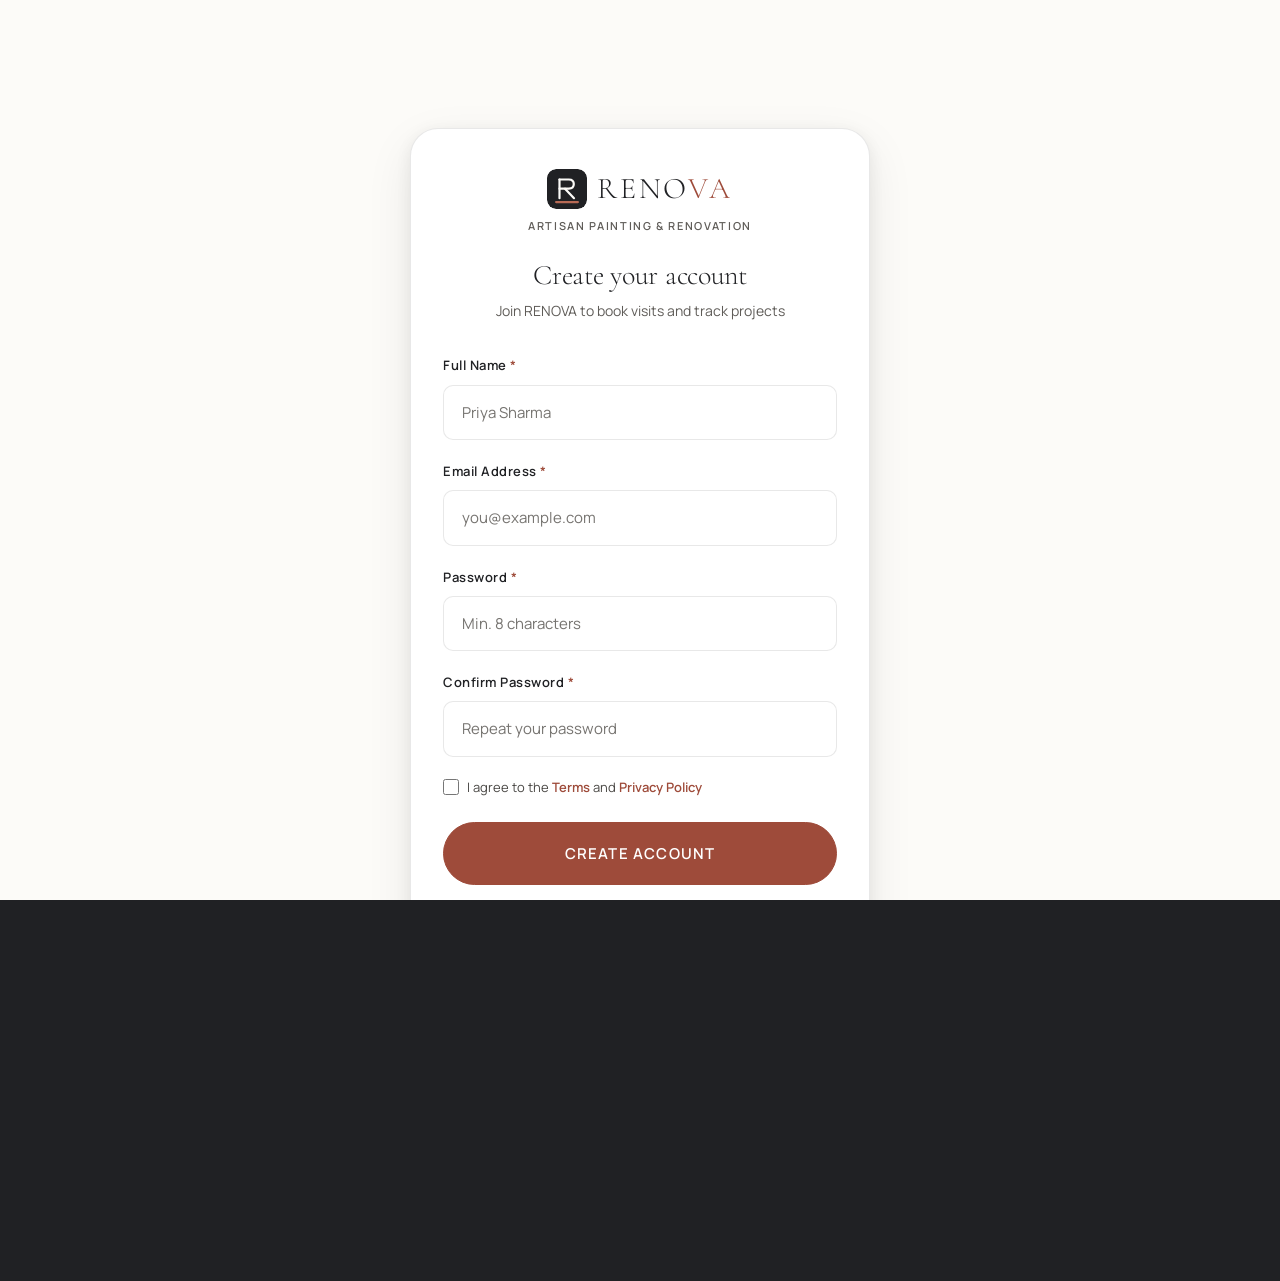
<file: signup.html>
<!DOCTYPE html>
<html lang="en" data-theme="light">
<head>
  <meta charset="UTF-8">
  <meta name="viewport" content="width=device-width, initial-scale=1.0">
  <link rel="icon" type="image/svg+xml" href="assets/img/favicon.svg">
  <link rel="icon" type="image/png" sizes="32x32" href="assets/img/favicon-32x32.png">
  <link rel="icon" type="image/png" sizes="16x16" href="assets/img/favicon-16x16.png">
  <link rel="apple-touch-icon" sizes="180x180" href="assets/img/apple-touch-icon.png">
  <link rel="manifest" href="site.webmanifest">
  <meta name="theme-color" content="#202124">
  <meta name="msapplication-TileColor" content="#202124">
  <title>Sign Up — RENOVA Painting & Renovation</title>
  <meta name="description" content="Create your RENOVA account to book free site visits, track projects, and manage your renovation journey.">
  <link rel="canonical" href="signup.html">

  <link rel="stylesheet" href="assets/css/variables.css">
  <link rel="stylesheet" href="assets/css/base.css">
  <link rel="stylesheet" href="assets/css/components.css">
  <link rel="stylesheet" href="assets/css/animations.css">
  <link rel="stylesheet" href="assets/css/hero-center.css">
  <link rel="stylesheet" href="assets/css/section-align.css">
  <link rel="stylesheet" href="assets/css/visual-polish.css">
  <link rel="stylesheet" href="assets/css/rtl.css">
  <link rel="stylesheet" href="assets/css/responsive.css">

  <style>
    .login-card {
      max-width: 460px;
      margin: 0 auto;
      background: var(--bg-card);
      border: 1px solid var(--bd);
      border-radius: var(--r-xl);
      padding: var(--sp-10) var(--sp-8);
      box-shadow: var(--sh-lg);
    }
    .login-field {
      display: flex;
      flex-direction: column;
      gap: var(--sp-2);
      margin-bottom: var(--sp-5);
    }
    .login-terms {
      display: flex;
      align-items: flex-start;
      gap: var(--sp-2);
      font-size: var(--fs-13);
      color: var(--tx-2);
      cursor: pointer;
      margin-bottom: var(--sp-6);
      line-height: 1.6;
    }
    .login-terms input { accent-color: var(--ac); width: 16px; height: 16px; margin-top: 2px; flex-shrink: 0; }
    .login-terms a { color: var(--ac); font-weight: var(--fw-semi); }
    .login-divider {
      display: flex;
      align-items: center;
      gap: var(--sp-4);
      margin: var(--sp-6) 0;
      color: var(--tx-3);
      font-size: var(--fs-12);
      letter-spacing: var(--ls-widest);
      text-transform: uppercase;
    }
    .login-divider::before,
    .login-divider::after {
      content: '';
      flex: 1;
      height: 1px;
      background: var(--bd);
    }
    .login-socials {
      display: grid;
      grid-template-columns: 1fr 1fr;
      gap: var(--sp-3);
    }
    .btn-social {
      display: inline-flex;
      align-items: center;
      justify-content: center;
      gap: var(--sp-2);
      padding: 12px 16px;
      border: 1px solid var(--bd);
      border-radius: var(--r-lg);
      background: var(--bg-card);
      color: var(--tx-1);
      font-size: var(--fs-13);
      font-weight: var(--fw-semi);
      transition: var(--tr);
    }
    .btn-social:hover { border-color: var(--bd-strong); background: var(--bg-alt); }
    .auth-brand {
      display: inline-flex;
      align-items: center;
      gap: 10px;
      text-decoration: none;
      margin-bottom: var(--sp-2);
    }
    .auth-brand__mark {
      position: relative;
      width: 40px;
      height: 40px;
      flex-shrink: 0;
      display: inline-block;
    }
    .auth-brand__text {
      font-family: var(--serif);
      font-size: 30px;
      font-weight: 300;
      letter-spacing: 0.09em;
      color: var(--tx-1);
      line-height: 1;
    }
    .auth-brand__text span { color: var(--ac); }
    .auth-brand__tag {
      font-size: var(--fs-11);
      font-weight: var(--fw-semi);
      letter-spacing: var(--ls-widest);
      text-transform: uppercase;
      color: var(--tx-3);
      margin: 0 0 var(--sp-6);
    }
    @media (max-width: 480px) {
      .login-card { padding: var(--sp-7) var(--sp-5); }
      .login-socials { grid-template-columns: 1fr; }
    }
  </style>
</head>
<body>

  <div class="preloader" id="preloader" aria-hidden="true">
    <div class="preloader__inner">
      <div class="preloader__logo">RENOVA</div>
      <div class="preloader__bar"></div>
    </div>
  </div>
  <div class="page-transition" aria-hidden="true"></div>
  <button class="back-to-top" id="backToTop" aria-label="Back to top">
    <svg viewBox="0 0 24 24" fill="none" stroke="currentColor" stroke-width="2"><polyline points="18,15 12,9 6,15"/></svg>
  </button>
  <main>
<!-- SIGNUP FORM -->
    <section class="section" aria-label="Signup form" style="min-height:100vh;display:flex;align-items:center;justify-content:center;padding:40px 0;background:var(--bg);">
      <div class="container">
        <div class="login-card reveal">
          <div style="text-align:center;margin-bottom:var(--sp-8)">
            <a href="index.html" class="auth-brand" aria-label="RENOVA — back to home">
              <span class="auth-brand__mark" aria-hidden="true">
                <img src="assets/img/logo-mark.svg" alt="" class="logo-mark logo-mark--dark" width="40" height="40" loading="eager" decoding="async">
                <img src="assets/img/logo-mark-light.svg" alt="" class="logo-mark logo-mark--light" width="40" height="40" loading="eager" decoding="async">
              </span>
              <span class="auth-brand__text">RENO<span>VA</span></span>
            </a>
            <p class="auth-brand__tag">Artisan Painting &amp; Renovation</p>
            <h2 style="font-family:var(--serif);font-size:var(--fs-28);color:var(--tx-1);margin-bottom:var(--sp-2)">Create your account</h2>
            <p style="font-size:var(--fs-14);color:var(--tx-3)">Join RENOVA to book visits and track projects</p>
          </div>

          <form data-validate aria-label="Signup form" id="signupForm" novalidate>
            <div class="login-field">
              <label class="form-label" for="signup-name">Full Name <span aria-hidden="true" style="color:var(--ac)">*</span></label>
              <input type="text" id="signup-name" name="name" class="form-input" placeholder="Priya Sharma" autocomplete="name" required>
              <div class="form-error" role="alert"></div>
            </div>
            <div class="login-field">
              <label class="form-label" for="signup-email">Email Address <span aria-hidden="true" style="color:var(--ac)">*</span></label>
              <input type="email" id="signup-email" name="email" class="form-input" placeholder="you@example.com" autocomplete="email" required>
              <div class="form-error" role="alert"></div>
            </div>
            <div class="login-field">
              <label class="form-label" for="signup-password">Password <span aria-hidden="true" style="color:var(--ac)">*</span></label>
              <input type="password" id="signup-password" name="password" class="form-input" placeholder="Min. 8 characters" autocomplete="new-password" minlength="8" required>
              <div class="form-error" role="alert"></div>
            </div>
            <div class="login-field">
              <label class="form-label" for="signup-confirm">Confirm Password <span aria-hidden="true" style="color:var(--ac)">*</span></label>
              <input type="password" id="signup-confirm" name="confirm" class="form-input" placeholder="Repeat your password" autocomplete="new-password" required>
              <div class="form-error" role="alert"></div>
            </div>

            <label class="login-terms">
              <input type="checkbox" id="terms" name="terms" required>
              <span>I agree to the <a href="terms.html">Terms</a> and <a href="privacy-policy.html">Privacy Policy</a></span>
            </label>

            <button type="submit" class="btn btn-primary btn-lg" style="width:100%;justify-content:center">Create account</button>

            <div class="login-divider">or continue with</div>

            <div class="login-socials">
              <button type="button" class="btn-social" aria-label="Continue with Google">
                <svg viewBox="0 0 24 24" width="18" height="18" aria-hidden="true"><path fill="#4285F4" d="M22.56 12.25c0-.78-.07-1.53-.2-2.25H12v4.26h5.92a5.07 5.07 0 0 1-2.2 3.31v2.77h3.57c2.08-1.92 3.28-4.74 3.28-8.09z"/><path fill="#34A853" d="M12 23c2.97 0 5.46-.98 7.28-2.66l-3.57-2.77c-.98.66-2.23 1.06-3.71 1.06-2.86 0-5.29-1.93-6.16-4.53H2.18v2.84C3.99 20.53 7.7 23 12 23z"/><path fill="#FBBC05" d="M5.84 14.09A6.97 6.97 0 0 1 5.46 12c0-.73.13-1.43.36-2.09V7.07H2.18A11 11 0 0 0 1 12c0 1.78.43 3.45 1.18 4.93l3.66-2.84z"/><path fill="#EA4335" d="M12 5.38c1.62 0 3.06.56 4.21 1.64l3.15-3.15C17.45 2.09 14.97 1 12 1 7.7 1 3.99 3.47 2.18 7.07l3.66 2.84c.87-2.6 3.3-4.53 6.16-4.53z"/></svg>
                Google
              </button>
              <button type="button" class="btn-social" aria-label="Continue with Apple">
                <svg viewBox="0 0 384 512" fill="currentColor" width="18" height="18" aria-hidden="true"><path d="M318.7 268.7c-.2-36.7 16.4-64.4 50-84.8-18.8-26.9-47.2-41.7-84.7-44.6-35.5-2.8-74.3 20.7-88.5 20.7-15 0-49.4-19.7-76.4-19.7C63.3 141.2 4 184.8 4 273.5q0 39.3 14.4 81.2c12.8 36.7 59 126.7 107.2 125.2 25.2-.6 43-17.9 75.8-17.9 31.8 0 48.3 17.9 76.4 17.9 48.6-.7 90.4-82.5 102.6-119.3-65.2-30.7-61.7-90-61.7-91.9zm-56.6-164.2c27.3-32.4 24.8-61.9 24-72.5-24.1 1.4-52 16.4-67.9 34.9-17.5 19.8-27.8 44.3-25.6 71.9 26.1 2 49.9-11.4 69.5-34.3z"/></svg>
                Apple
              </button>
            </div>

            <p style="text-align:center;margin-top:var(--sp-8);font-size:var(--fs-14);color:var(--tx-3)">
              Already have an account? <a href="login.html" style="color:var(--ac);font-weight:600">Sign in</a>
            </p>
          </form>
        </div>

        <p style="text-align:center;margin-top:var(--sp-8);margin-inline:auto;font-size:var(--fs-13);color:var(--tx-3);display:flex;justify-content:center;align-items:center;gap:6px;flex-wrap:wrap;width:100%;max-width:100%">
          <span>Protected by reCAPTCHA</span><span aria-hidden="true">·</span><a href="privacy-policy.html" style="color:var(--ac)">Privacy Policy</a><span aria-hidden="true">·</span><a href="terms.html" style="color:var(--ac)">Terms</a>
        </p>
      </div>
    </section>

  </main>
<script src="assets/js/rtl.js"></script>
  <script src="assets/js/main.js"></script>
  <script src="assets/js/animations.js"></script>
  <script>
    document.getElementById('signupForm')?.addEventListener('submit', (e) => {
      e.preventDefault();
      const form = e.target;
      const pw = form.querySelector('#signup-password').value;
      const confirm = form.querySelector('#signup-confirm').value;
      const confirmErr = form.querySelector('#signup-confirm').closest('.login-field').querySelector('.form-error');
      if (pw !== confirm) {
        confirmErr.textContent = 'Passwords do not match.';
        return;
      }
      confirmErr.textContent = '';
      const btn = form.querySelector('button[type="submit"]');
      if (!btn.dataset.orig) btn.dataset.orig = btn.textContent;
      btn.textContent = 'Creating account…';
      btn.disabled = true;
      setTimeout(() => {
        btn.textContent = '✓ Account created — Redirecting';
        btn.style.background = '#22c55e';
        btn.style.borderColor = '#22c55e';
        setTimeout(() => window.location.href = 'index.html', 900);
      }, 800);
    });
    // Social signup via Google/Apple → redirect to home page as well
    document.querySelectorAll('.btn-social').forEach(btn => {
      btn.addEventListener('click', (e) => {
        e.preventDefault();
        if (!btn.dataset.origHtml) btn.dataset.origHtml = btn.innerHTML;
        btn.innerHTML = '✓ Redirecting…';
        btn.style.background = '#22c55e';
        btn.style.color = '#fff';
        btn.style.borderColor = '#22c55e';
        btn.disabled = true;
        setTimeout(() => window.location.href = 'index.html', 600);
      });
    });
    // Browser back after redirect: bfcache restores mutated buttons, so reset them
    window.addEventListener('pageshow', (e) => {
      if (!e.persisted) return;
      document.querySelectorAll('.btn-social').forEach(btn => {
        if (btn.dataset.origHtml) {
          btn.innerHTML = btn.dataset.origHtml;
          btn.disabled = false;
          btn.style.background = '';
          btn.style.color = '';
          btn.style.borderColor = '';
        }
      });
      const submit = document.querySelector('#signupForm button[type="submit"]');
      if (submit && submit.dataset.orig) {
        submit.textContent = submit.dataset.orig;
        submit.disabled = false;
        submit.style.background = '';
        submit.style.borderColor = '';
      }
    });
  </script>
</body>
</html>
</file>
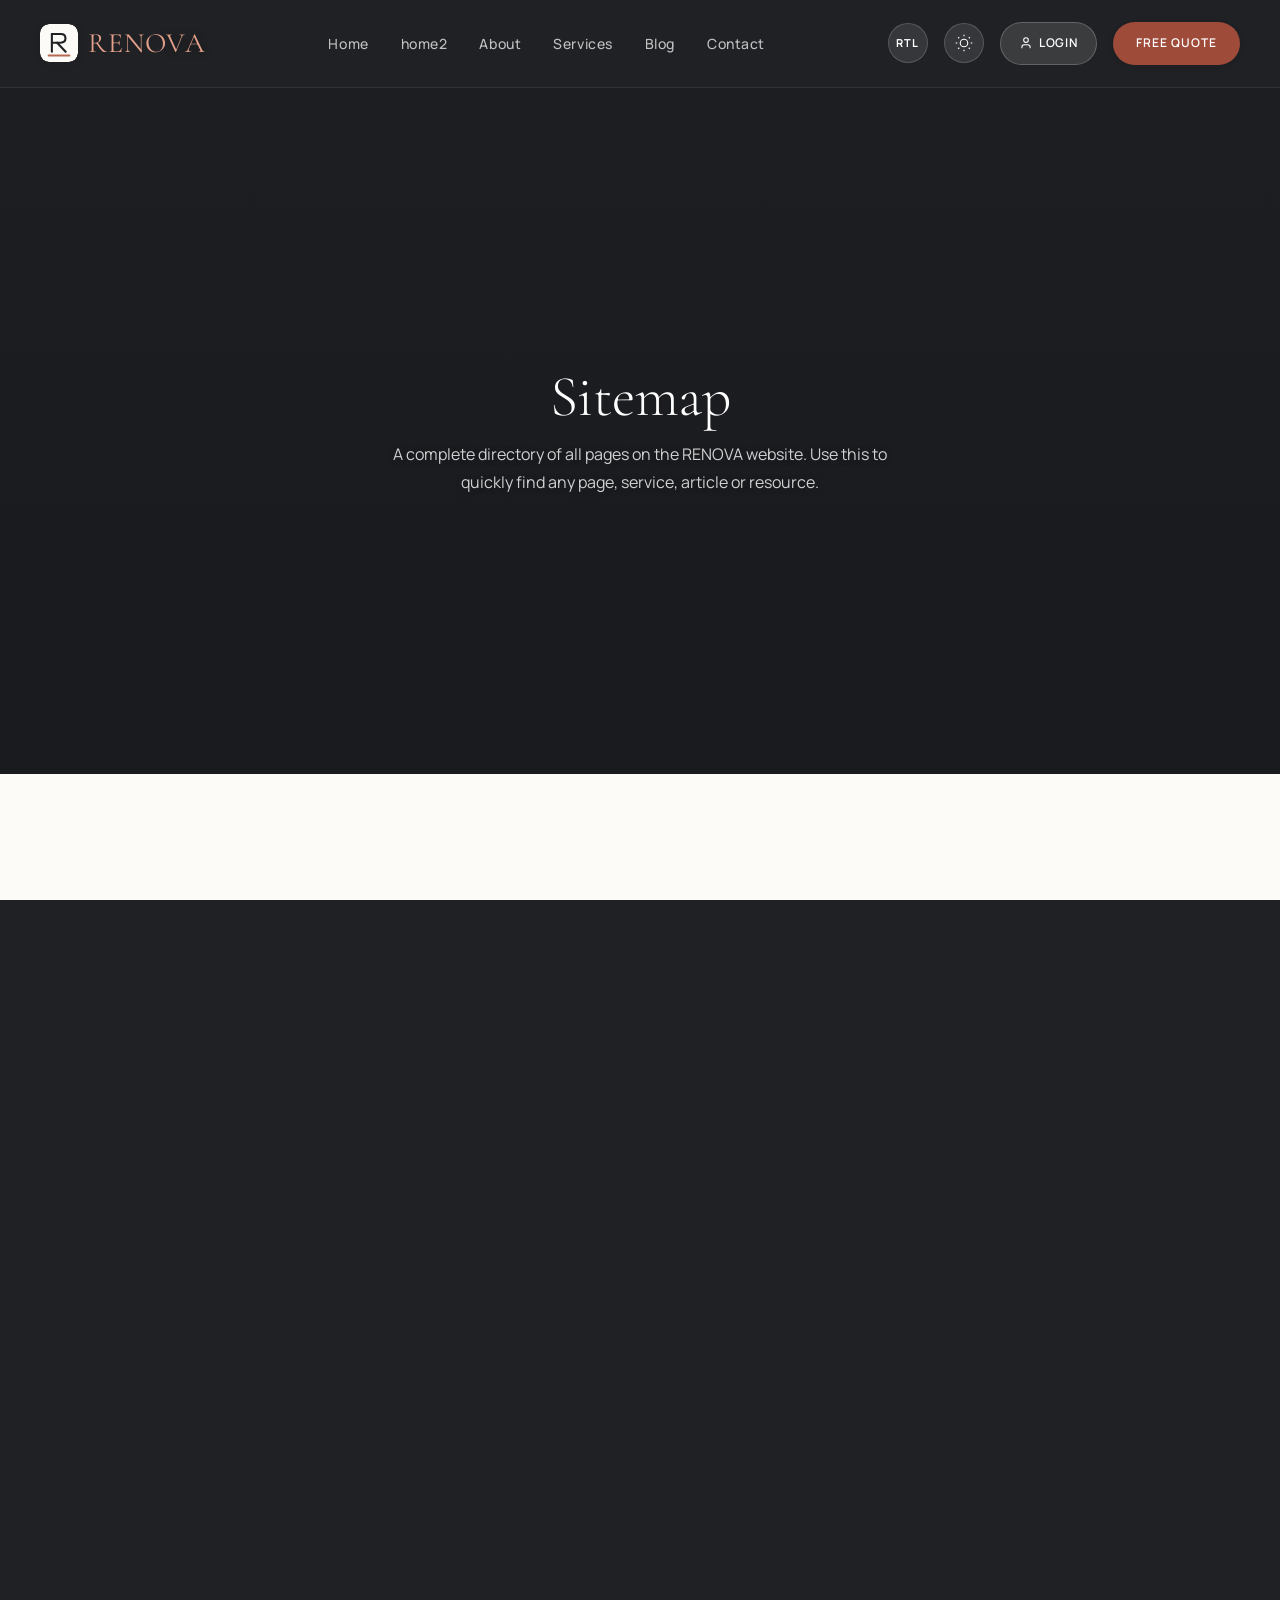
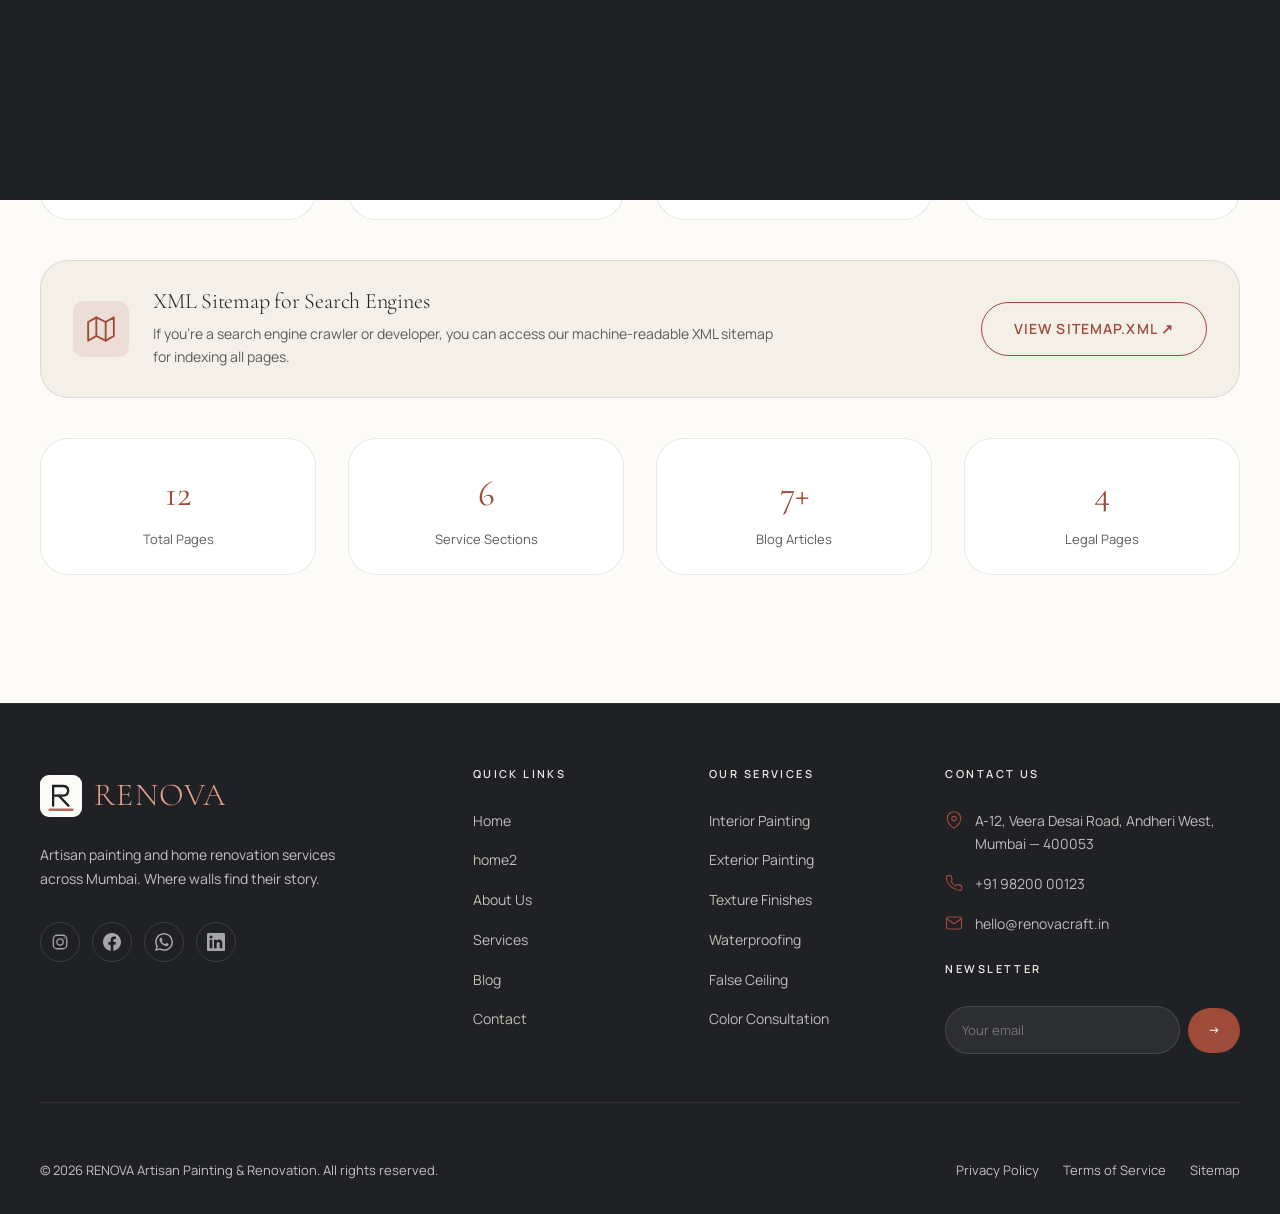
<file: sitemap.html>
<!DOCTYPE html>
<html lang="en" data-theme="light">
<head>
  <meta charset="UTF-8">
  <meta name="viewport" content="width=device-width, initial-scale=1.0">
  <link rel="icon" type="image/svg+xml" href="assets/img/favicon.svg">
  <link rel="icon" type="image/png" sizes="32x32" href="assets/img/favicon-32x32.png">
  <link rel="icon" type="image/png" sizes="16x16" href="assets/img/favicon-16x16.png">
  <link rel="apple-touch-icon" sizes="180x180" href="assets/img/apple-touch-icon.png">
  <link rel="manifest" href="site.webmanifest">
  <meta name="theme-color" content="#202124">
  <meta name="msapplication-TileColor" content="#202124">
  <title>Sitemap — RENOVA Painting & Renovation</title>
  <meta name="description" content="Complete sitemap of RENOVA's website — find all pages, services, blog articles and resources.">
  <link rel="canonical" href="sitemap.html">

  <!-- XML Sitemap for Search Engines -->
  <link rel="sitemap" type="application/xml" href="sitemap.xml">

  <link rel="stylesheet" href="assets/css/variables.css">
  <link rel="stylesheet" href="assets/css/base.css">
  <link rel="stylesheet" href="assets/css/components.css">
  <link rel="stylesheet" href="assets/css/animations.css">
  <link rel="stylesheet" href="assets/css/hero-center.css">
  <link rel="stylesheet" href="assets/css/section-align.css">
  <link rel="stylesheet" href="assets/css/visual-polish.css">
  <link rel="stylesheet" href="assets/css/rtl.css">
  <link rel="stylesheet" href="assets/css/responsive.css">

  <style>
    .sitemap-hero {
      background: var(--bg-dark);
      /* Hero height unified via hero-center.css — clamp(560px, 86vh, 860px); flex centering added externally */
      padding: calc(var(--nav-h) + var(--sp-12)) 0 var(--sp-12);
      position: relative;
      overflow: hidden;
    }
    .sitemap-hero::before {
      content: '';
      position: absolute;
      inset: 0;
      background: radial-gradient(ellipse at 70% 50%, rgba(184,106,85,0.08) 0%, transparent 60%);
    }

    .sitemap-grid {
      display: grid;
      grid-template-columns: repeat(4, 1fr);
      gap: var(--col-gap);
    }

    .sitemap-group {
      background: var(--bg-card);
      border: 1px solid var(--bd);
      border-radius: var(--r-xl);
      padding: var(--sp-7);
      transition: var(--tr);
    }
    .sitemap-group:hover {
      border-color: var(--ac-soft);
      box-shadow: var(--sh-md);
    }

    .sitemap-group-icon {
      width: 48px; height: 48px;
      border-radius: var(--r-md);
      background: var(--ac-light);
      color: var(--ac);
      display: flex;
      align-items: center;
      justify-content: center;
      margin-bottom: var(--sp-5);
    }
    .sitemap-group-icon svg { width:22px; height:22px; }
    .xml-icon {
      width:56px; height:56px;
      border-radius: var(--r-md);
      background: var(--ac-light);
      color: var(--ac);
      display:flex; align-items:center; justify-content:center; flex-shrink:0;
    }
    .xml-icon svg { width:28px; height:28px; }

    .sitemap-group-title {
      font-family: var(--serif);
      font-size: var(--fs-22);
      color: var(--tx-1);
      margin-bottom: var(--sp-5);
      padding-bottom: var(--sp-4);
      border-bottom: 1px solid var(--bd);
    }

    .sitemap-links {
      list-style: none;
      padding: 0;
      display: flex;
      flex-direction: column;
      gap: var(--sp-2);
    }

    .sitemap-link-item a {
      font-size: var(--fs-14);
      color: var(--tx-2);
      display: flex;
      align-items: center;
      gap: var(--sp-2);
      padding: var(--sp-2) 0;
      transition: color var(--dur-200), padding-left var(--dur-200);
      border-bottom: 1px solid transparent;
    }
    .sitemap-link-item a:hover {
      color: var(--ac);
      padding-left: var(--sp-3);
    }
    .sitemap-link-item a::before {
      content: '→';
      font-size: var(--fs-12);
      opacity: 0.5;
      transition: opacity var(--dur-200);
    }
    .sitemap-link-item a:hover::before { opacity: 1; }

    .sitemap-sub {
      font-size: var(--fs-12);
      color: var(--tx-3);
      margin-left: var(--sp-5);
    }

    .xml-cta {
      background: var(--bg-alt);
      border: 1px solid var(--bd);
      border-radius: var(--r-xl);
      padding: var(--sp-7) var(--sp-8);
      display: flex;
      align-items: center;
      gap: var(--sp-6);
      margin-top: var(--sp-10);
    }

    @media (max-width: 1024px) {
      .sitemap-grid { grid-template-columns: repeat(2, 1fr); }
    }
    @media (max-width: 600px) {
      .sitemap-grid { grid-template-columns: 1fr; }
      .xml-cta { flex-direction: column; text-align: center; }
    }
  </style>
</head>
<body>
  <div class="preloader" id="preloader" aria-hidden="true">
    <div class="preloader__inner">
      <div class="preloader__logo">RENOVA</div>
      <div class="preloader__bar"></div>
    </div>
  </div>
  <div class="page-transition" aria-hidden="true"></div>
  <button class="back-to-top" id="backToTop" aria-label="Back to top">
    <svg viewBox="0 0 24 24" fill="none" stroke="currentColor" stroke-width="2"><polyline points="18,15 12,9 6,15"/></svg>
  </button>

  <header class="navbar transparent" id="navbar" role="banner">
    <div class="navbar__inner">
      <a href="index.html" class="nav-logo" aria-label="RENOVA Home"><span class="nav-logo__mark" aria-hidden="true"><img src="assets/img/logo-mark.svg" alt="" class="logo-mark logo-mark--dark" width="38" height="38" loading="eager" decoding="async"><img src="assets/img/logo-mark-light.svg" alt="" class="logo-mark logo-mark--light" width="38" height="38" loading="eager" decoding="async"></span><span class="nav-logo__text">RENO<span>VA</span></span></a>

      <nav class="nav-menu" role="navigation" aria-label="Main navigation">
        <a href="index.html"    class="nav-link">Home</a>
        <a href="home2.html" class="nav-link">home2</a>
        <a href="about.html"   class="nav-link">About</a>
        <a href="services.html" class="nav-link">Services</a>
        <a href="blog.html"    class="nav-link">Blog</a>
        <a href="contact.html" class="nav-link">Contact</a>
      </nav>

      <div class="nav-actions">
        <button class="rtl-toggle" id="rtlToggle" aria-label="Switch to Right-to-Left" title="RTL" aria-pressed="false">RTL</button>
        <button class="theme-toggle" aria-label="Toggle dark mode" id="themeToggle">
          <svg class="icon-sun" viewBox="0 0 24 24" fill="none" stroke="currentColor" stroke-width="1.5"><circle cx="12" cy="12" r="5"/><line x1="12" y1="1" x2="12" y2="3"/><line x1="12" y1="21" x2="12" y2="23"/><line x1="4.22" y1="4.22" x2="5.64" y2="5.64"/><line x1="18.36" y1="18.36" x2="19.78" y2="19.78"/><line x1="1" y1="12" x2="3" y2="12"/><line x1="21" y1="12" x2="23" y2="12"/><line x1="4.22" y1="19.78" x2="5.64" y2="18.36"/><line x1="18.36" y1="5.64" x2="19.78" y2="4.22"/></svg>
          <svg class="icon-moon" viewBox="0 0 24 24" fill="none" stroke="currentColor" stroke-width="1.5"><path d="M21 12.79A9 9 0 1 1 11.21 3 7 7 0 0 0 21 12.79z"/></svg>
        </button>
        <a href="login.html" class="nav-login" id="navLogin" aria-label="Login"><svg viewBox="0 0 24 24" fill="none" stroke="currentColor" stroke-width="1.8" width="14" height="14" aria-hidden="true"><path d="M19 21v-2a4 4 0 0 0-4-4H9a4 4 0 0 0-4 4v2"/><circle cx="12" cy="7" r="4"/></svg> Login</a>
        <a href="contact.html" class="btn btn-primary btn-sm" id="navCta">Free Quote</a>
        <button class="hamburger" id="hamburger" aria-label="Toggle menu" aria-expanded="false">
          <span></span><span></span><span></span>
        </button>
      </div>
    </div>
  </header>

<div class="nav-overlay" id="navOverlay" role="dialog" aria-modal="true" aria-label="Navigation menu">
    <button class="nav-overlay__close" id="navClose" aria-label="Close menu"><svg viewBox="0 0 24 24" fill="none" stroke="currentColor" stroke-width="2" width="22" height="22" aria-hidden="true"><line x1="18" y1="6" x2="6" y2="18"/><line x1="6" y1="6" x2="18" y2="18"/></svg></button>
    <nav class="nav-overlay__links" aria-label="Mobile navigation">
      <a href="index.html"    class="nav-overlay__link">Home</a>
      <a href="home2.html"   class="nav-overlay__link">home2</a>
      <a href="about.html"   class="nav-overlay__link">About</a>
      <a href="services.html" class="nav-overlay__link">Services</a>
      <a href="blog.html"    class="nav-overlay__link">Blog</a>
      <a href="contact.html" class="nav-overlay__link">Contact</a>
      <a href="login.html"   class="nav-overlay__link">Login</a>
    </nav>
    <div class="nav-overlay__btn" style="display:flex;flex-direction:column;gap:12px;align-items:center">
      <a href="login.html" class="btn btn-ghost btn-lg" style="min-width:220px;justify-content:center">Login</a>
      <a href="contact.html" class="btn btn-primary btn-lg" style="min-width:220px;justify-content:center">Get Free Quote</a>
    </div>
  </div>

  <main>
    <section class="sitemap-hero" aria-label="Sitemap hero">
      <div class="container">
        <h1>Sitemap</h1>
        <p>
          A complete directory of all pages on the RENOVA website. Use this to quickly find any page, service, article or resource.
        </p>
      </div>
    </section>

    <section class="section" aria-label="Full sitemap">
      <div class="container">

        <div class="sitemap-grid">

          <!-- Main Pages -->
          <div class="sitemap-group reveal delay-1">
            <div class="sitemap-group-icon" aria-hidden="true"><svg viewBox="0 0 24 24" fill="none" stroke="currentColor" stroke-width="1.6" stroke-linecap="round" stroke-linejoin="round"><path d="M3 9l9-7 9 7v11a2 2 0 0 1-2 2H5a2 2 0 0 1-2-2z"/><polyline points="9,22 9,12 15,12 15,22"/></svg></div>
            <h2 class="sitemap-group-title">Main Pages</h2>
            <ul class="sitemap-links" role="list">
              <li class="sitemap-link-item"><a href="index.html">Home</a></li>
              <li class="sitemap-link-item"><a href="home2.html">home2</a></li>
              <li class="sitemap-link-item"><a href="about.html">About Us</a></li>
              <li class="sitemap-link-item"><a href="contact.html">Contact</a></li>
              <li class="sitemap-link-item"><a href="sitemap.html">Sitemap</a></li>
              <li class="sitemap-link-item"><a href="404.html">404 — Page Not Found</a></li>
              <li class="sitemap-link-item"><a href="maintenance.html">Maintenance Mode</a></li>
            </ul>
          </div>

          <!-- Services -->
          <div class="sitemap-group reveal delay-2">
            <div class="sitemap-group-icon" aria-hidden="true"><svg viewBox="0 0 24 24" fill="none" stroke="currentColor" stroke-width="1.6" stroke-linecap="round" stroke-linejoin="round"><circle cx="13.5" cy="6.5" r=".5" fill="currentColor"/><circle cx="17.5" cy="10.5" r=".5" fill="currentColor"/><circle cx="8.5" cy="7.5" r=".5" fill="currentColor"/><circle cx="6.5" cy="12.5" r=".5" fill="currentColor"/><path d="M12 2C6.5 2 2 6.5 2 12s4.5 10 10 10c.926 0 1.648-.746 1.648-1.688 0-.437-.18-.835-.437-1.125-.29-.289-.438-.652-.438-1.125a1.64 1.64 0 0 1 1.668-1.668h1.996c3.051 0 5.555-2.503 5.555-5.554C21.965 6.012 17.461 2 12 2z"/></svg></div>
            <h2 class="sitemap-group-title">Services</h2>
            <ul class="sitemap-links" role="list">
              <li class="sitemap-link-item"><a href="services.html">All Services</a></li>
              <li class="sitemap-link-item">
                <a href="services.html#interior">Interior Wall Painting</a>
              </li>
              <li class="sitemap-link-item">
                <a href="services.html#exterior">Exterior Painting</a>
              </li>
              <li class="sitemap-link-item">
                <a href="services.html#texture">Texture Finishes</a>
              </li>
              <li class="sitemap-link-item">
                <a href="services.html#waterproofing">Waterproofing</a>
              </li>
              <li class="sitemap-link-item">
                <a href="services.html#ceiling">False Ceiling</a>
              </li>
              <li class="sitemap-link-item">
                <a href="services.html#consultation">Colour Consultation</a>
              </li>
              <li class="sitemap-link-item">
                <a href="services.html#pricing">Pricing Guide</a>
              </li>
              <li class="sitemap-link-item">
                <a href="services.html#calculator">Price Calculator</a>
              </li>
              <li class="sitemap-link-item">
                <a href="services.html#faq">Service FAQ</a>
              </li>
            </ul>
          </div>

          <!-- Blog -->
          <div class="sitemap-group reveal delay-3">
            <div class="sitemap-group-icon" aria-hidden="true"><svg viewBox="0 0 24 24" fill="none" stroke="currentColor" stroke-width="1.6" stroke-linecap="round" stroke-linejoin="round"><path d="M15 2H6a2 2 0 0 0-2 2v16a2 2 0 0 0 2 2h12a2 2 0 0 0 2-2V8z"/><polyline points="14,2 14,8 20,8"/><line x1="16" y1="13" x2="8" y2="13"/><line x1="16" y1="17" x2="8" y2="17"/><polyline points="10,9 9,9 8,9"/></svg></div>
            <h2 class="sitemap-group-title">Blog</h2>
            <ul class="sitemap-links" role="list">
              <li class="sitemap-link-item"><a href="blog.html">All Articles</a></li>
              <li class="sitemap-link-item">
                <a href="blog-detail.html">2026 Colour Trends</a>
                <div class="sitemap-sub">Sep 1, 2026 · Featured</div>
              </li>
              <li class="sitemap-link-item">
                <a href="blog-detail.html">Choosing the Right Paint Finish</a>
                <div class="sitemap-sub">Aug 24, 2026</div>
              </li>
              <li class="sitemap-link-item">
                <a href="blog-detail.html">Exterior Painting in Mumbai's Climate</a>
                <div class="sitemap-sub">Aug 18, 2026</div>
              </li>
              <li class="sitemap-link-item">
                <a href="blog-detail.html">Biophilic Design Palettes</a>
                <div class="sitemap-sub">Aug 10, 2026</div>
              </li>
              <li class="sitemap-link-item">
                <a href="blog-detail.html">10 Painting Mistakes to Avoid</a>
                <div class="sitemap-sub">Aug 3, 2026</div>
              </li>
              <li class="sitemap-link-item">
                <a href="blog-detail.html">False Ceiling Design Ideas</a>
                <div class="sitemap-sub">Jul 28, 2026</div>
              </li>
              <li class="sitemap-link-item">
                <a href="blog-detail.html">Wall Preparation Guide</a>
                <div class="sitemap-sub">Jul 20, 2026</div>
              </li>
            </ul>
          </div>

          <!-- Legal & Info -->
          <div class="sitemap-group reveal delay-4">
            <div class="sitemap-group-icon" aria-hidden="true"><svg viewBox="0 0 24 24" fill="none" stroke="currentColor" stroke-width="1.6" stroke-linecap="round" stroke-linejoin="round"><path d="M16 4h2a2 2 0 0 1 2 2v14a2 2 0 0 1-2 2H6a2 2 0 0 1-2-2V6a2 2 0 0 1 2-2h2"/><rect x="8" y="2" width="8" height="4" rx="1"/><path d="M9 12h6"/><path d="M9 16h6"/></svg></div>
            <h2 class="sitemap-group-title">Legal &amp; Info</h2>
            <ul class="sitemap-links" role="list">
              <li class="sitemap-link-item"><a href="privacy-policy.html">Privacy Policy</a></li>
              <li class="sitemap-link-item"><a href="terms.html">Terms &amp; Conditions</a></li>
              <li class="sitemap-link-item"><a href="sitemap.html">HTML Sitemap</a></li>
              <li class="sitemap-link-item"><a href="sitemap.xml">XML Sitemap</a></li>
            </ul>

            <h3 class="sitemap-subheading">Contact Points</h3>
            <ul class="sitemap-links">
              <li class="sitemap-link-item"><a href="contact.html">Request a Quote</a></li>
              <li class="sitemap-link-item"><a href="contact.html#quote-form">Book Site Visit</a></li>
              <li class="sitemap-link-item"><a href="tel:+919820000123">Call Us</a></li>
              <li class="sitemap-link-item"><a href="https://wa.me/919820000123" target="_blank" rel="noopener noreferrer">WhatsApp</a></li>
              <li class="sitemap-link-item"><a href="mailto:hello@renovacraft.in">Email Us</a></li>
            </ul>

            <h3 class="sitemap-subheading">Social Media</h3>
            <ul class="sitemap-links">
              <li class="sitemap-link-item"><a href="#" target="_blank" rel="noopener noreferrer">Instagram @renovacraft</a></li>
              <li class="sitemap-link-item"><a href="#" target="_blank" rel="noopener noreferrer">Facebook</a></li>
              <li class="sitemap-link-item"><a href="#" target="_blank" rel="noopener noreferrer">LinkedIn</a></li>
            </ul>
          </div>

        </div>

        <!-- XML Sitemap notice -->
        <div class="xml-cta reveal">
          <div class="xml-icon" aria-hidden="true"><svg viewBox="0 0 24 24" fill="none" stroke="currentColor" stroke-width="1.6" stroke-linecap="round" stroke-linejoin="round"><polygon points="1,6 1,22 8,18 16,22 23,18 23,2 16,6 8,2"/><line x1="8" y1="2" x2="8" y2="18"/><line x1="16" y1="6" x2="16" y2="22"/></svg></div>
          <div class="xml-cta__content">
            <h3 class="xml-cta__title">XML Sitemap for Search Engines</h3>
            <p class="xml-cta__desc">
              If you're a search engine crawler or developer, you can access our machine-readable XML sitemap for indexing all pages.
            </p>
          </div>
          <a href="sitemap.xml" class="btn btn-secondary">View sitemap.xml ↗</a>
        </div>

        <!-- Stats bar -->
        <div class="sitemap-stats-grid reveal">
          <div class="sitemap-stat-card">
            <div class="sitemap-stat-num">12</div>
            <div class="sitemap-stat-label">Total Pages</div>
          </div>
          <div class="sitemap-stat-card">
            <div class="sitemap-stat-num">6</div>
            <div class="sitemap-stat-label">Service Sections</div>
          </div>
          <div class="sitemap-stat-card">
            <div class="sitemap-stat-num">7+</div>
            <div class="sitemap-stat-label">Blog Articles</div>
          </div>
          <div class="sitemap-stat-card">
            <div class="sitemap-stat-num">4</div>
            <div class="sitemap-stat-label">Legal Pages</div>
          </div>
        </div>

      </div>
    </section>
  </main>

  <footer class="footer" role="contentinfo">
    <div class="container">
      <div class="footer__grid">
        <div>
          <a href="index.html" class="footer__brand-logo" aria-label="RENOVA Home"><span class="footer__brand-mark" aria-hidden="true"><img src="assets/img/logo-mark-light.svg" alt="" width="42" height="42" loading="lazy" decoding="async"></span><span>RENO<span>VA</span></span></a>
          <p class="footer__tagline">Artisan painting and home renovation services across Mumbai. Where walls find their story.</p>
          <div class="footer__socials">
            <a href="#" class="footer__social" aria-label="Instagram">
              <svg viewBox="0 0 24 24" fill="none" stroke="currentColor" stroke-width="1.7" stroke-linecap="round" stroke-linejoin="round" width="18" height="18" aria-hidden="true"><rect x="3" y="3" width="18" height="18" rx="5"/><circle cx="12" cy="12" r="4.2"/><circle cx="17.5" cy="6.5" r="1" fill="currentColor" stroke="none"/></svg>
            </a>
            <a href="#" class="footer__social" aria-label="Facebook">
              <svg viewBox="0 0 24 24" fill="currentColor" width="18" height="18"><path d="M24 12.073c0-6.627-5.373-12-12-12s-12 5.373-12 12c0 5.99 4.388 10.954 10.125 11.854v-8.385H7.078v-3.47h3.047V9.43c0-3.007 1.792-4.669 4.533-4.669 1.312 0 2.686.235 2.686.235v2.953H15.83c-1.491 0-1.956.925-1.956 1.874v2.25h3.328l-.532 3.47h-2.796v8.385C19.612 23.027 24 18.062 24 12.073z"/></svg>
            </a>
            <a href="https://wa.me/919820000123" class="footer__social" aria-label="WhatsApp">
              <svg viewBox="0 0 24 24" fill="currentColor" width="18" height="18"><path d="M17.472 14.382c-.297-.149-1.758-.867-2.03-.967-.273-.099-.471-.148-.67.15-.197.297-.767.966-.94 1.164-.173.199-.347.223-.644.075-.297-.15-1.255-.463-2.39-1.475-.883-.788-1.48-1.761-1.653-2.059-.173-.297-.018-.458.13-.606.134-.133.298-.347.446-.52.149-.174.198-.298.298-.497.099-.198.05-.371-.025-.52-.075-.149-.669-1.612-.916-2.207-.242-.579-.487-.5-.669-.51-.173-.008-.371-.01-.57-.01-.198 0-.52.074-.792.372-.272.297-1.04 1.016-1.04 2.479 0 1.462 1.065 2.875 1.213 3.074.149.198 2.096 3.2 5.077 4.487.709.306 1.262.489 1.694.625.712.227 1.36.195 1.871.118.571-.085 1.758-.719 2.006-1.413.248-.694.248-1.289.173-1.413-.074-.124-.272-.198-.57-.347m-5.421 7.403h-.004a9.87 9.87 0 01-5.031-1.378l-.361-.214-3.741.982.998-3.648-.235-.374a9.86 9.86 0 01-1.51-5.26c.001-5.45 4.436-9.884 9.888-9.884 2.64 0 5.122 1.03 6.988 2.898a9.825 9.825 0 012.893 6.994c-.003 5.45-4.437 9.884-9.885 9.884m8.413-18.297A11.815 11.815 0 0012.05 0C5.495 0 .16 5.335.157 11.892c0 2.096.547 4.142 1.588 5.945L.057 24l6.305-1.654a11.882 11.882 0 005.683 1.448h.005c6.554 0 11.89-5.335 11.893-11.893a11.821 11.821 0 00-3.48-8.413z"/></svg>
            </a>
            <a href="#" class="footer__social" aria-label="LinkedIn">
              <svg viewBox="0 0 24 24" fill="currentColor" width="18" height="18"><path d="M20.447 20.452h-3.554v-5.569c0-1.328-.027-3.037-1.852-3.037-1.853 0-2.136 1.445-2.136 2.939v5.667H9.351V9h3.414v1.561h.046c.477-.9 1.637-1.85 3.37-1.85 3.601 0 4.267 2.37 4.267 5.455v6.286zM5.337 7.433a2.062 2.062 0 0 1-2.063-2.065 2.064 2.064 0 1 1 2.063 2.065zm1.782 13.019H3.555V9h3.564v11.452zM22.225 0H1.771C.792 0 0 .774 0 1.729v20.542C0 23.227.792 24 1.771 24h20.451C23.2 24 24 23.227 24 22.271V1.729C24 .774 23.2 0 22.222 0h.003z"/></svg>
            </a>
          </div>
        </div>

        <div>
          <h3 class="footer__col-title">Quick Links</h3>
          <ul class="footer__links">
            <li><a href="index.html"    class="footer__link">Home</a></li>
            <li><a href="home2.html"    class="footer__link">home2</a></li>
            <li><a href="about.html"    class="footer__link">About Us</a></li>
            <li><a href="services.html" class="footer__link">Services</a></li>
            <li><a href="blog.html"     class="footer__link">Blog</a></li>
            <li><a href="contact.html"  class="footer__link">Contact</a></li>
          </ul>
        </div>

        <div>
          <h3 class="footer__col-title">Our Services</h3>
          <ul class="footer__links">
            <li><a href="services.html#interior"     class="footer__link">Interior Painting</a></li>
            <li><a href="services.html#exterior"     class="footer__link">Exterior Painting</a></li>
            <li><a href="services.html#texture"      class="footer__link">Texture Finishes</a></li>
            <li><a href="services.html#waterproofing" class="footer__link">Waterproofing</a></li>
            <li><a href="services.html#ceiling"      class="footer__link">False Ceiling</a></li>
            <li><a href="services.html#consultation" class="footer__link">Color Consultation</a></li>
          </ul>
        </div>

        <div>
          <h3 class="footer__col-title">Contact Us</h3>
          <div class="footer__contact-item">
            <svg class="footer__contact-icon" viewBox="0 0 24 24" fill="none" stroke="currentColor" stroke-width="1.5"><path d="M21 10c0 7-9 13-9 13s-9-6-9-13a9 9 0 0 1 18 0z"/><circle cx="12" cy="10" r="3"/></svg>
            <span>A-12, Veera Desai Road, Andheri West, Mumbai — 400053</span>
          </div>
          <div class="footer__contact-item">
            <svg class="footer__contact-icon" viewBox="0 0 24 24" fill="none" stroke="currentColor" stroke-width="1.5"><path d="M22 16.92v3a2 2 0 0 1-2.18 2 19.79 19.79 0 0 1-8.63-3.07A19.5 19.5 0 0 1 4.69 13a19.79 19.79 0 0 1-3.07-8.67A2 2 0 0 1 3.6 2.18h3a2 2 0 0 1 2 1.72 12.84 12.84 0 0 0 .7 2.81 2 2 0 0 1-.45 2.11L8.09 9.91a16 16 0 0 0 6 6l1.27-1.27a2 2 0 0 1 2.11-.45 12.84 12.84 0 0 0 2.81.7A2 2 0 0 1 22 16.92z"/></svg>
            <span>+91 98200 00123</span>
          </div>
          <div class="footer__contact-item">
            <svg class="footer__contact-icon" viewBox="0 0 24 24" fill="none" stroke="currentColor" stroke-width="1.5"><path d="M4 4h16c1.1 0 2 .9 2 2v12c0 1.1-.9 2-2 2H4c-1.1 0-2-.9-2-2V6c0-1.1.9-2 2-2z"/><polyline points="22,6 12,13 2,6"/></svg>
            <span>hello@renovacraft.in</span>
          </div>
          <p class="footer__col-title" style="margin-top:var(--sp-6)">Newsletter</p>
          <div class="footer__newsletter">
            <label for="footer-email" class="visually-hidden">Email address</label>
            <input type="email" id="footer-email" class="footer__newsletter-input" placeholder="Your email">
            <button class="footer__newsletter-btn">→</button>
          </div>
        </div>
      </div>

      <div class="footer__bottom">
        <p class="footer__copy">© 2026 RENOVA Artisan Painting & Renovation. All rights reserved.</p>
        <div class="footer__legal">
          <a href="privacy-policy.html" class="footer__legal-link">Privacy Policy</a>
          <a href="terms.html"          class="footer__legal-link">Terms of Service</a>
          <a href="sitemap.html"        class="footer__legal-link">Sitemap</a>
        </div>
      </div>
    </div>
  </footer>

  <script src="assets/js/rtl.js"></script>
  <script src="assets/js/main.js"></script>
  <script src="assets/js/animations.js"></script>
</body>
</html>
</file>
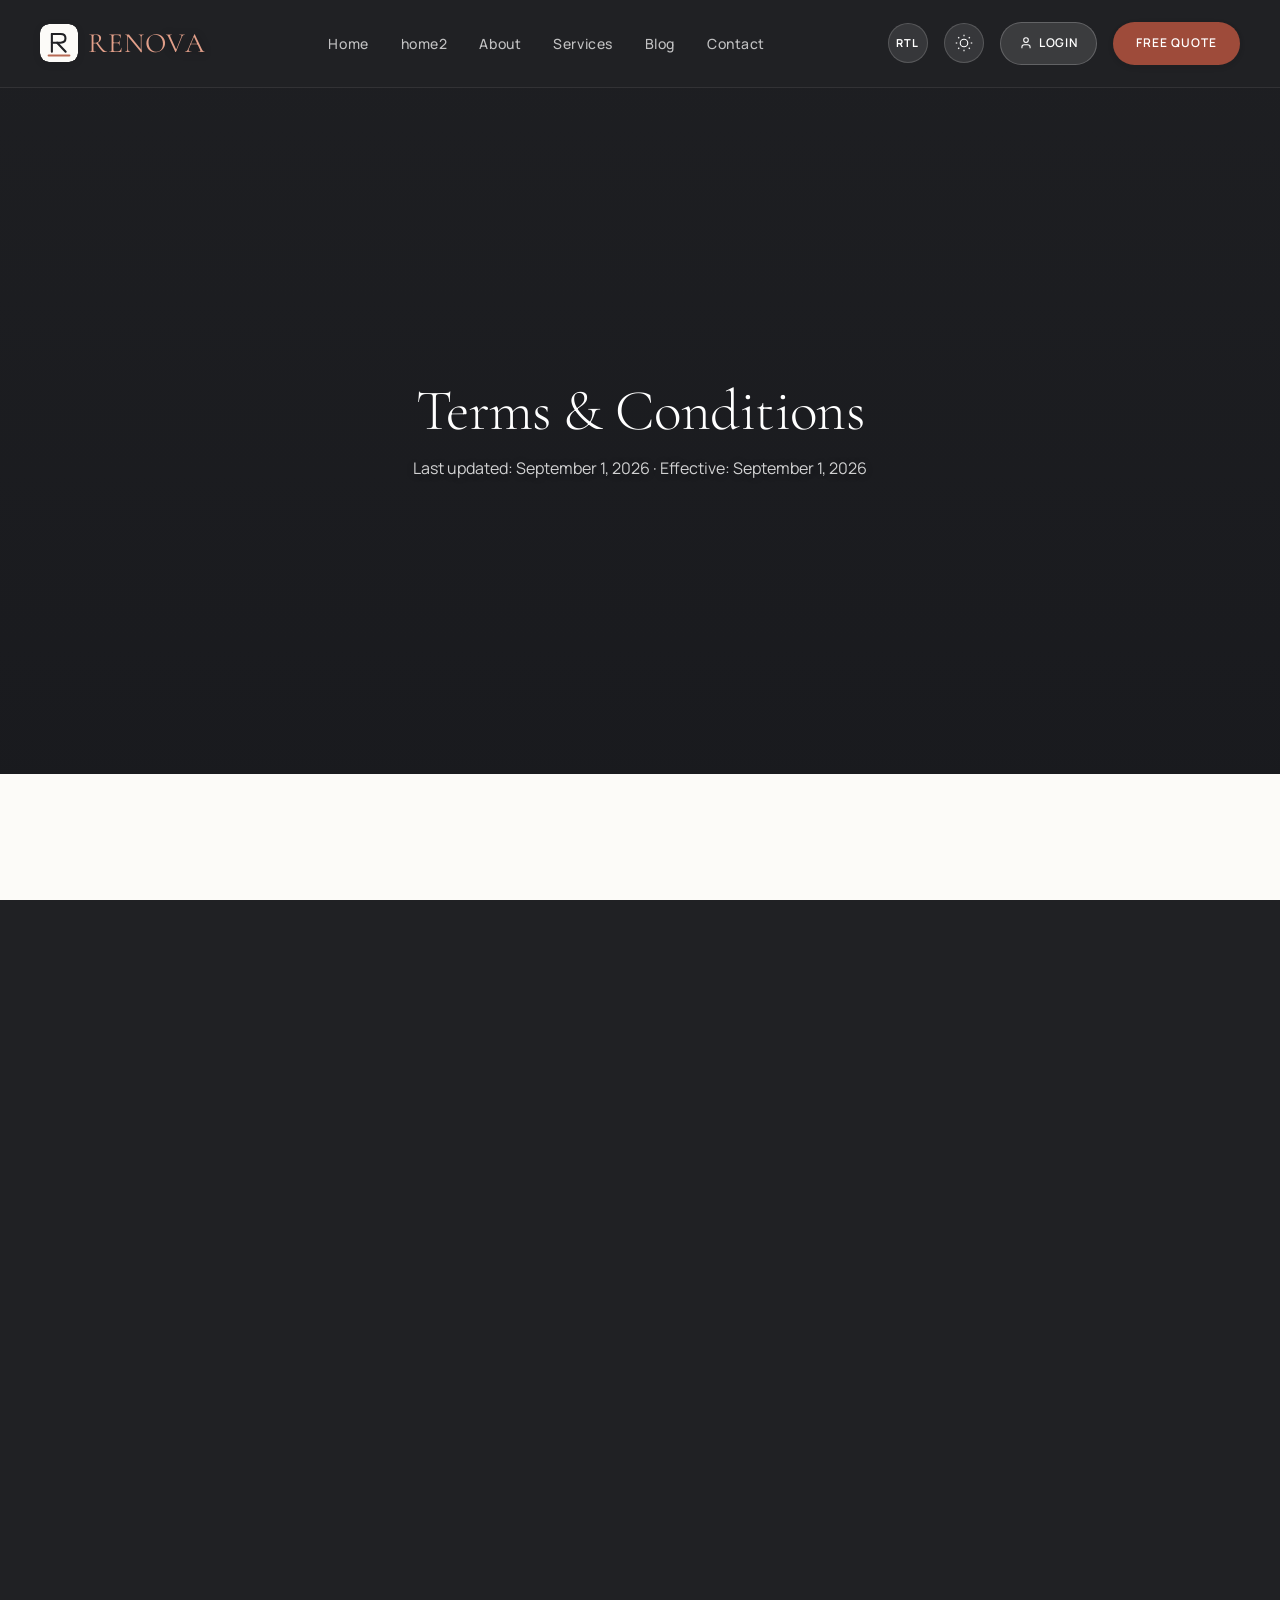
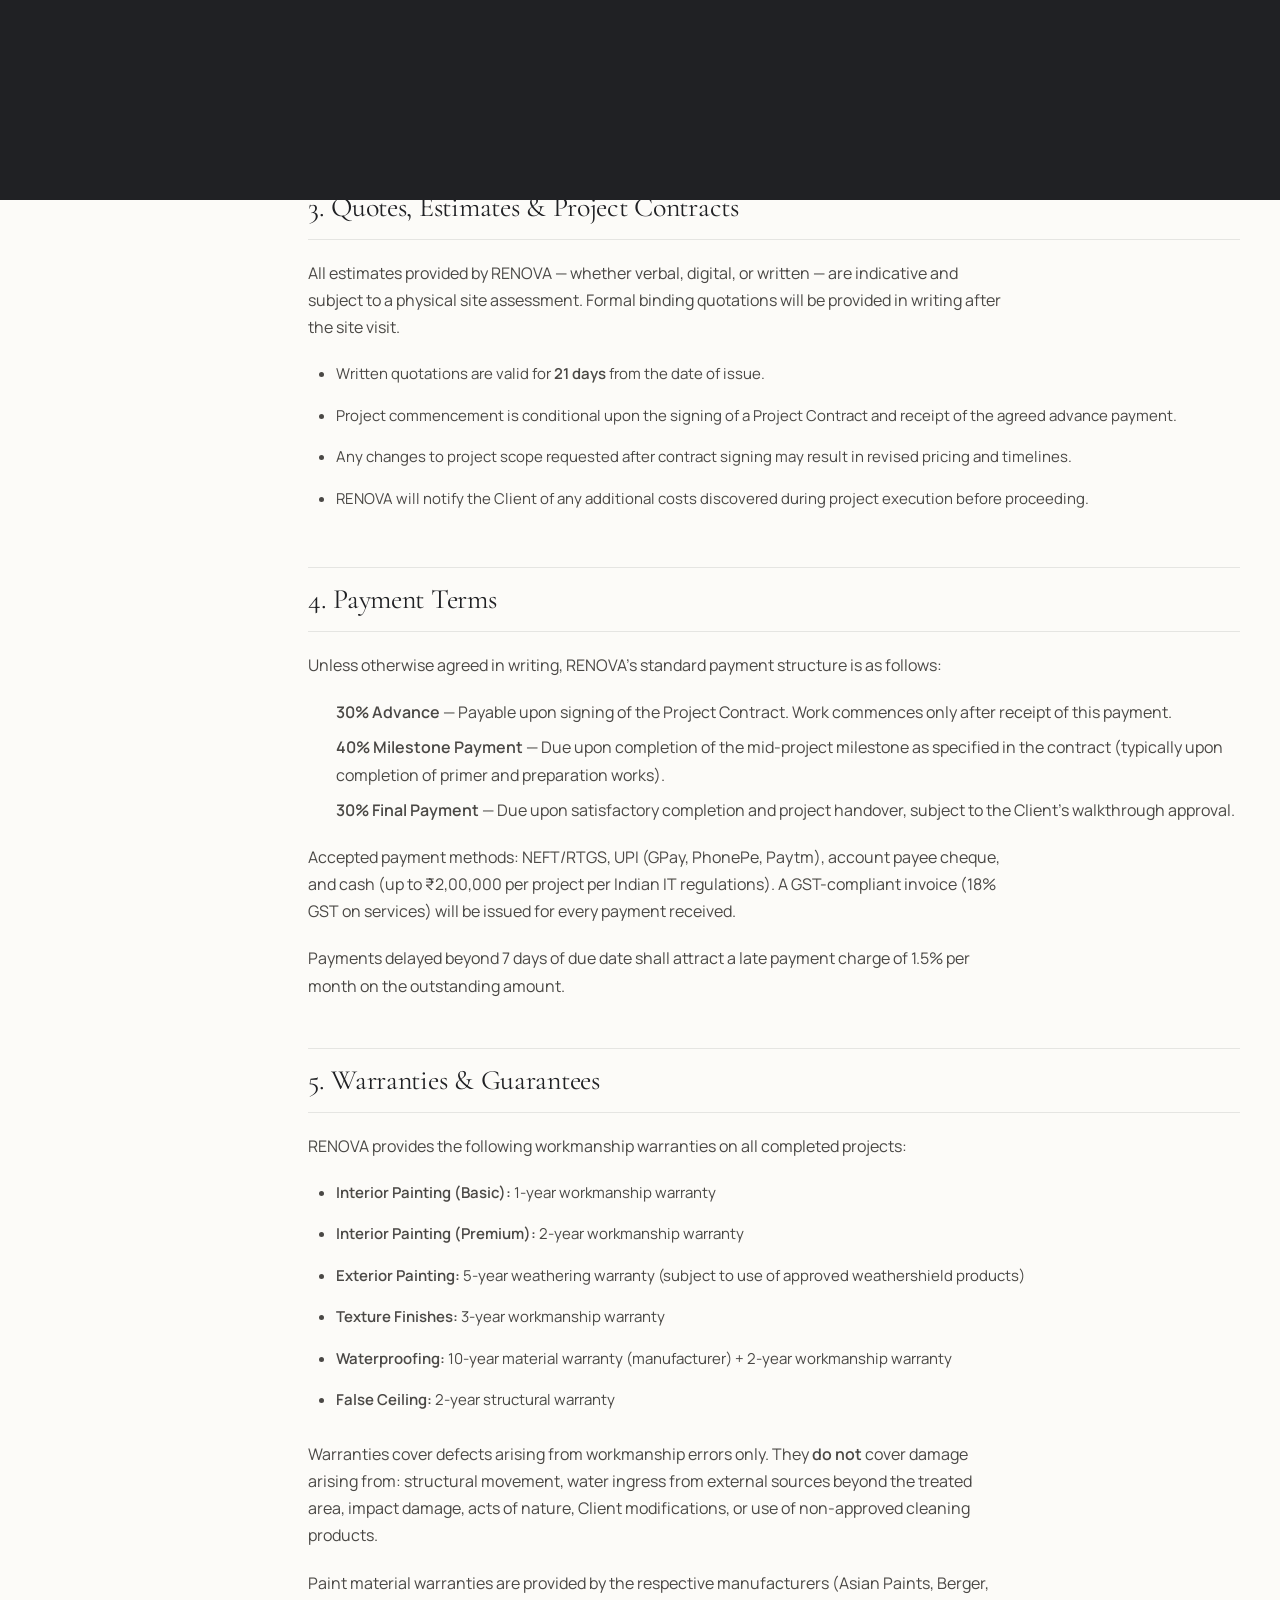
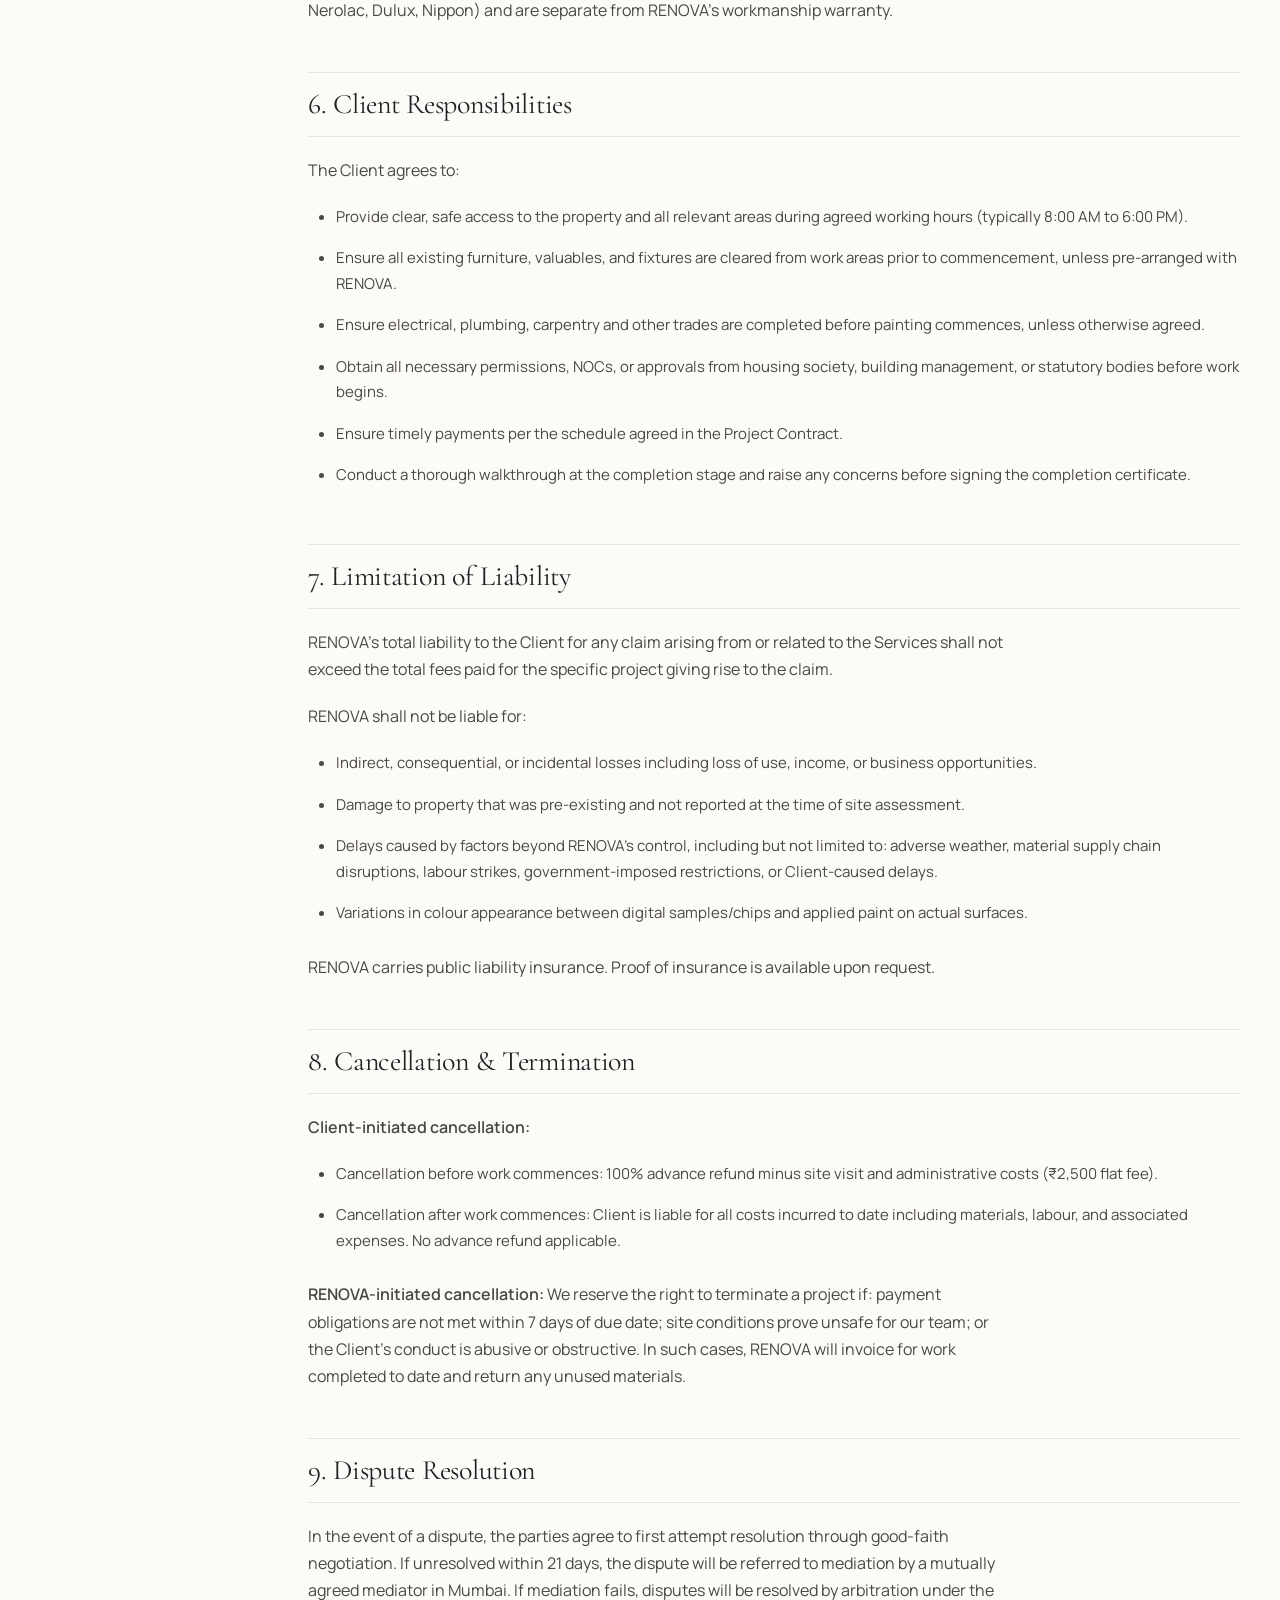
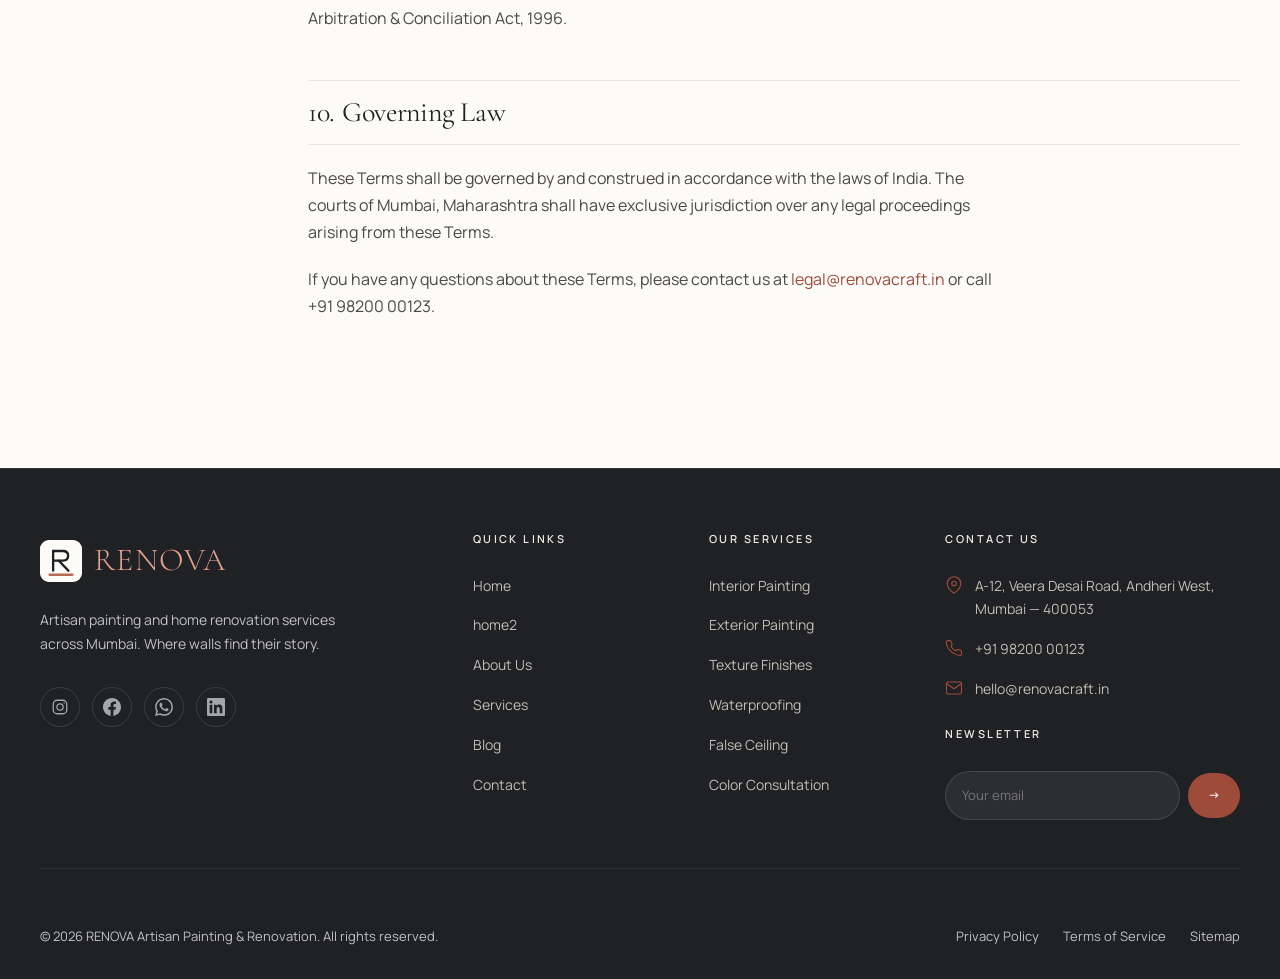
<file: terms.html>
<!DOCTYPE html>
<html lang="en" data-theme="light">
<head>
  <meta charset="UTF-8">
  <meta name="viewport" content="width=device-width, initial-scale=1.0">
  <link rel="icon" type="image/svg+xml" href="assets/img/favicon.svg">
  <link rel="icon" type="image/png" sizes="32x32" href="assets/img/favicon-32x32.png">
  <link rel="icon" type="image/png" sizes="16x16" href="assets/img/favicon-16x16.png">
  <link rel="apple-touch-icon" sizes="180x180" href="assets/img/apple-touch-icon.png">
  <link rel="manifest" href="site.webmanifest">
  <meta name="theme-color" content="#202124">
  <meta name="msapplication-TileColor" content="#202124">
  <title>Terms & Conditions — RENOVA Painting & Renovation</title>
  <meta name="description" content="Read RENOVA's terms and conditions for painting and renovation services. Understand our service agreement, payment terms, warranties, and liability.">
  <link rel="canonical" href="terms.html">

  <link rel="stylesheet" href="assets/css/variables.css">
  <link rel="stylesheet" href="assets/css/base.css">
  <link rel="stylesheet" href="assets/css/components.css">
  <link rel="stylesheet" href="assets/css/animations.css">
  <link rel="stylesheet" href="assets/css/hero-center.css">
  <link rel="stylesheet" href="assets/css/section-align.css">
  <link rel="stylesheet" href="assets/css/visual-polish.css">
  <link rel="stylesheet" href="assets/css/rtl.css">
  <link rel="stylesheet" href="assets/css/responsive.css">

  <style>
    .legal-hero {
      background: var(--bg-dark);
      /* Hero height unified via hero-center.css — clamp(560px, 86vh, 860px); flex centering added externally */
      padding: calc(var(--nav-h) + var(--sp-12)) 0 var(--sp-12);
    }
    .legal-layout {
      display: grid;
      grid-template-columns: 220px 1fr;
      gap: var(--sp-12);
      align-items: start;
    }
    .legal-nav {
      position: sticky;
      top: calc(var(--nav-h) + var(--sp-8));
      background: var(--bg-card);
      border: 1px solid var(--bd);
      border-radius: var(--r-xl);
      padding: var(--sp-6);
    }
    .legal-nav-title {
      font-size: var(--fs-11);
      font-weight: var(--fw-semi);
      letter-spacing: var(--ls-widest);
      text-transform: uppercase;
      color: var(--tx-3);
      margin-bottom: var(--sp-4);
    }
    .legal-content h2 {
      font-family: var(--serif);
      font-size: var(--fs-28);
      font-weight: var(--fw-reg);
      color: var(--tx-1);
      margin-top: var(--sp-12);
      margin-bottom: var(--sp-5);
      padding-top: var(--sp-4);
      border-top: 1px solid var(--bd);
      scroll-margin-top: calc(var(--nav-h) + var(--sp-8));
    }
    .legal-content h2:first-child { border-top: none; margin-top: 0; }
    .legal-content p {
      font-size: var(--fs-16);
      color: var(--tx-2);
      line-height: var(--lh-relaxed);
      margin-bottom: var(--sp-5);
    }
    .legal-content ul, .legal-content ol {
      padding-left: var(--sp-7);
      margin-bottom: var(--sp-5);
    }
    .legal-content li {
      font-size: var(--fs-16);
      color: var(--tx-2);
      line-height: var(--lh-relaxed);
      margin-bottom: var(--sp-2);
    }
    .legal-highlight {
      background: var(--bg-alt);
      border-left: 3px solid var(--ac);
      padding: var(--sp-5) var(--sp-6);
      border-radius: 0 var(--r-lg) var(--r-lg) 0;
      margin-bottom: var(--sp-6);
    }
    .legal-highlight p {
      margin-bottom: 0;
      font-size: var(--fs-15);
    }
    @media (max-width: 900px) {
      .legal-layout { grid-template-columns: 1fr; }
      .legal-nav { display: none; }
    }
  </style>
</head>
<body>
  <div class="preloader" id="preloader" aria-hidden="true">
    <div class="preloader__inner">
      <div class="preloader__logo">RENOVA</div>
      <div class="preloader__bar"></div>
    </div>
  </div>
  <div class="page-transition" aria-hidden="true"></div>
  <button class="back-to-top" id="backToTop" aria-label="Back to top">
    <svg viewBox="0 0 24 24" fill="none" stroke="currentColor" stroke-width="2"><polyline points="18,15 12,9 6,15"/></svg>
  </button>

  <header class="navbar transparent" id="navbar" role="banner">
    <div class="navbar__inner">
      <a href="index.html" class="nav-logo" aria-label="RENOVA Home"><span class="nav-logo__mark" aria-hidden="true"><img src="assets/img/logo-mark.svg" alt="" class="logo-mark logo-mark--dark" width="38" height="38" loading="eager" decoding="async"><img src="assets/img/logo-mark-light.svg" alt="" class="logo-mark logo-mark--light" width="38" height="38" loading="eager" decoding="async"></span><span class="nav-logo__text">RENO<span>VA</span></span></a>

      <nav class="nav-menu" role="navigation" aria-label="Main navigation">
        <a href="index.html"    class="nav-link">Home</a>
        <a href="home2.html" class="nav-link">home2</a>
        <a href="about.html"   class="nav-link">About</a>
        <a href="services.html" class="nav-link">Services</a>
        <a href="blog.html"    class="nav-link">Blog</a>
        <a href="contact.html" class="nav-link">Contact</a>
      </nav>

      <div class="nav-actions">
        <button class="rtl-toggle" id="rtlToggle" aria-label="Switch to Right-to-Left" title="RTL" aria-pressed="false">RTL</button>
        <button class="theme-toggle" aria-label="Toggle dark mode" id="themeToggle">
          <svg class="icon-sun" viewBox="0 0 24 24" fill="none" stroke="currentColor" stroke-width="1.5"><circle cx="12" cy="12" r="5"/><line x1="12" y1="1" x2="12" y2="3"/><line x1="12" y1="21" x2="12" y2="23"/><line x1="4.22" y1="4.22" x2="5.64" y2="5.64"/><line x1="18.36" y1="18.36" x2="19.78" y2="19.78"/><line x1="1" y1="12" x2="3" y2="12"/><line x1="21" y1="12" x2="23" y2="12"/><line x1="4.22" y1="19.78" x2="5.64" y2="18.36"/><line x1="18.36" y1="5.64" x2="19.78" y2="4.22"/></svg>
          <svg class="icon-moon" viewBox="0 0 24 24" fill="none" stroke="currentColor" stroke-width="1.5"><path d="M21 12.79A9 9 0 1 1 11.21 3 7 7 0 0 0 21 12.79z"/></svg>
        </button>
        <a href="login.html" class="nav-login" id="navLogin" aria-label="Login"><svg viewBox="0 0 24 24" fill="none" stroke="currentColor" stroke-width="1.8" width="14" height="14" aria-hidden="true"><path d="M19 21v-2a4 4 0 0 0-4-4H9a4 4 0 0 0-4 4v2"/><circle cx="12" cy="7" r="4"/></svg> Login</a>
        <a href="contact.html" class="btn btn-primary btn-sm" id="navCta">Free Quote</a>
        <button class="hamburger" id="hamburger" aria-label="Toggle menu" aria-expanded="false">
          <span></span><span></span><span></span>
        </button>
      </div>
    </div>
  </header>

<div class="nav-overlay" id="navOverlay" role="dialog" aria-modal="true" aria-label="Navigation menu">
    <button class="nav-overlay__close" id="navClose" aria-label="Close menu"><svg viewBox="0 0 24 24" fill="none" stroke="currentColor" stroke-width="2" width="22" height="22" aria-hidden="true"><line x1="18" y1="6" x2="6" y2="18"/><line x1="6" y1="6" x2="18" y2="18"/></svg></button>
    <nav class="nav-overlay__links" aria-label="Mobile navigation">
      <a href="index.html"    class="nav-overlay__link">Home</a>
      <a href="home2.html"   class="nav-overlay__link">home2</a>
      <a href="about.html"   class="nav-overlay__link">About</a>
      <a href="services.html" class="nav-overlay__link">Services</a>
      <a href="blog.html"    class="nav-overlay__link">Blog</a>
      <a href="contact.html" class="nav-overlay__link">Contact</a>
      <a href="login.html"   class="nav-overlay__link">Login</a>
    </nav>
    <div class="nav-overlay__btn" style="display:flex;flex-direction:column;gap:12px;align-items:center">
      <a href="login.html" class="btn btn-ghost btn-lg" style="min-width:220px;justify-content:center">Login</a>
      <a href="contact.html" class="btn btn-primary btn-lg" style="min-width:220px;justify-content:center">Get Free Quote</a>
    </div>
  </div>

  <main>
    <section class="legal-hero">
      <div class="container">
<h1>Terms &amp; Conditions</h1>
        <p>Last updated: September 1, 2026 · Effective: September 1, 2026</p>
      </div>
    </section>

    <section class="section" aria-label="Terms and conditions content">
      <div class="container">
        <div class="legal-layout">

          <!-- TOC -->
          <nav class="legal-nav" aria-label="Terms sections">
            <p class="legal-nav-title">Sections</p>
            <a href="#acceptance"   class="legal-toc-link">1. Acceptance</a>
            <a href="#services-tc"  class="legal-toc-link">2. Our Services</a>
            <a href="#quotes"       class="legal-toc-link">3. Quotes & Estimates</a>
            <a href="#payment"      class="legal-toc-link">4. Payment Terms</a>
            <a href="#warranty"     class="legal-toc-link">5. Warranties</a>
            <a href="#client-resp"  class="legal-toc-link">6. Client Responsibilities</a>
            <a href="#liability"    class="legal-toc-link">7. Liability</a>
            <a href="#cancellation" class="legal-toc-link">8. Cancellation</a>
            <a href="#disputes"     class="legal-toc-link">9. Disputes</a>
            <a href="#governing"    class="legal-toc-link">10. Governing Law</a>
          </nav>

          <!-- Content -->
          <article class="legal-content">
            <div class="legal-highlight">
              <p><strong>Important:</strong> These Terms & Conditions ("Terms") govern all services provided by RENOVA Artisan Painting & Renovation. By engaging our services or accepting a project quotation, you agree to be bound by these Terms. Please read them carefully before proceeding.</p>
            </div>

            <h2 id="acceptance">1. Acceptance of Terms</h2>
            <p>These Terms constitute a legally binding agreement between you (the "Client") and RENOVA Artisan Painting & Renovation (Registration No: MSME-MH-12-0054321), a sole proprietorship registered under the laws of Maharashtra, India ("RENOVA", "we", "us").</p>
            <p>By signing a project contract, accepting a written estimate, or engaging our services in any form, you acknowledge that you have read, understood, and agree to these Terms in their entirety. If you do not agree with any part of these Terms, you must not engage our services.</p>

            <h2 id="services-tc">2. Our Services</h2>
            <p>RENOVA provides painting, renovation and related services including, but not limited to: interior painting, exterior painting, texture finishes, waterproofing, false ceiling installation, and colour consultation ("Services").</p>
            <ul>
              <li>Services are provided to properties located within Mumbai, Navi Mumbai, and Thane.</li>
              <li>All Services are executed by trained and supervised RENOVA artisans or approved sub-contractors.</li>
              <li>We reserve the right to decline any project that is outside our scope, unsafe, or unlawful.</li>
              <li>The specific scope of Services will be detailed in the written project contract signed by both parties.</li>
            </ul>

            <h2 id="quotes">3. Quotes, Estimates & Project Contracts</h2>
            <p>All estimates provided by RENOVA — whether verbal, digital, or written — are indicative and subject to a physical site assessment. Formal binding quotations will be provided in writing after the site visit.</p>
            <ul>
              <li>Written quotations are valid for <strong>21 days</strong> from the date of issue.</li>
              <li>Project commencement is conditional upon the signing of a Project Contract and receipt of the agreed advance payment.</li>
              <li>Any changes to project scope requested after contract signing may result in revised pricing and timelines.</li>
              <li>RENOVA will notify the Client of any additional costs discovered during project execution before proceeding.</li>
            </ul>

            <h2 id="payment">4. Payment Terms</h2>
            <p>Unless otherwise agreed in writing, RENOVA's standard payment structure is as follows:</p>
            <ol>
              <li><strong>30% Advance</strong> — Payable upon signing of the Project Contract. Work commences only after receipt of this payment.</li>
              <li><strong>40% Milestone Payment</strong> — Due upon completion of the mid-project milestone as specified in the contract (typically upon completion of primer and preparation works).</li>
              <li><strong>30% Final Payment</strong> — Due upon satisfactory completion and project handover, subject to the Client's walkthrough approval.</li>
            </ol>
            <p>Accepted payment methods: NEFT/RTGS, UPI (GPay, PhonePe, Paytm), account payee cheque, and cash (up to ₹2,00,000 per project per Indian IT regulations). A GST-compliant invoice (18% GST on services) will be issued for every payment received.</p>
            <p>Payments delayed beyond 7 days of due date shall attract a late payment charge of 1.5% per month on the outstanding amount.</p>

            <h2 id="warranty">5. Warranties & Guarantees</h2>
            <p>RENOVA provides the following workmanship warranties on all completed projects:</p>
            <ul>
              <li><strong>Interior Painting (Basic):</strong> 1-year workmanship warranty</li>
              <li><strong>Interior Painting (Premium):</strong> 2-year workmanship warranty</li>
              <li><strong>Exterior Painting:</strong> 5-year weathering warranty (subject to use of approved weathershield products)</li>
              <li><strong>Texture Finishes:</strong> 3-year workmanship warranty</li>
              <li><strong>Waterproofing:</strong> 10-year material warranty (manufacturer) + 2-year workmanship warranty</li>
              <li><strong>False Ceiling:</strong> 2-year structural warranty</li>
            </ul>
            <p>Warranties cover defects arising from workmanship errors only. They <strong>do not</strong> cover damage arising from: structural movement, water ingress from external sources beyond the treated area, impact damage, acts of nature, Client modifications, or use of non-approved cleaning products.</p>
            <p>Paint material warranties are provided by the respective manufacturers (Asian Paints, Berger, Nerolac, Dulux, Nippon) and are separate from RENOVA's workmanship warranty.</p>

            <h2 id="client-resp">6. Client Responsibilities</h2>
            <p>The Client agrees to:</p>
            <ul>
              <li>Provide clear, safe access to the property and all relevant areas during agreed working hours (typically 8:00 AM to 6:00 PM).</li>
              <li>Ensure all existing furniture, valuables, and fixtures are cleared from work areas prior to commencement, unless pre-arranged with RENOVA.</li>
              <li>Ensure electrical, plumbing, carpentry and other trades are completed before painting commences, unless otherwise agreed.</li>
              <li>Obtain all necessary permissions, NOCs, or approvals from housing society, building management, or statutory bodies before work begins.</li>
              <li>Ensure timely payments per the schedule agreed in the Project Contract.</li>
              <li>Conduct a thorough walkthrough at the completion stage and raise any concerns before signing the completion certificate.</li>
            </ul>

            <h2 id="liability">7. Limitation of Liability</h2>
            <p>RENOVA's total liability to the Client for any claim arising from or related to the Services shall not exceed the total fees paid for the specific project giving rise to the claim.</p>
            <p>RENOVA shall not be liable for:</p>
            <ul>
              <li>Indirect, consequential, or incidental losses including loss of use, income, or business opportunities.</li>
              <li>Damage to property that was pre-existing and not reported at the time of site assessment.</li>
              <li>Delays caused by factors beyond RENOVA's control, including but not limited to: adverse weather, material supply chain disruptions, labour strikes, government-imposed restrictions, or Client-caused delays.</li>
              <li>Variations in colour appearance between digital samples/chips and applied paint on actual surfaces.</li>
            </ul>
            <p>RENOVA carries public liability insurance. Proof of insurance is available upon request.</p>

            <h2 id="cancellation">8. Cancellation & Termination</h2>
            <p><strong>Client-initiated cancellation:</strong></p>
            <ul>
              <li>Cancellation before work commences: 100% advance refund minus site visit and administrative costs (₹2,500 flat fee).</li>
              <li>Cancellation after work commences: Client is liable for all costs incurred to date including materials, labour, and associated expenses. No advance refund applicable.</li>
            </ul>
            <p><strong>RENOVA-initiated cancellation:</strong> We reserve the right to terminate a project if: payment obligations are not met within 7 days of due date; site conditions prove unsafe for our team; or the Client's conduct is abusive or obstructive. In such cases, RENOVA will invoice for work completed to date and return any unused materials.</p>

            <h2 id="disputes">9. Dispute Resolution</h2>
            <p>In the event of a dispute, the parties agree to first attempt resolution through good-faith negotiation. If unresolved within 21 days, the dispute will be referred to mediation by a mutually agreed mediator in Mumbai. If mediation fails, disputes will be resolved by arbitration under the Arbitration & Conciliation Act, 1996.</p>

            <h2 id="governing">10. Governing Law</h2>
            <p>These Terms shall be governed by and construed in accordance with the laws of India. The courts of Mumbai, Maharashtra shall have exclusive jurisdiction over any legal proceedings arising from these Terms.</p>
            <p>If you have any questions about these Terms, please contact us at <a href="mailto:legal@renovacraft.in" style="color:var(--ac)">legal@renovacraft.in</a> or call +91 98200 00123.</p>
          </article>
        </div>
      </div>
    </section>
  </main>

  <footer class="footer" role="contentinfo">
    <div class="container">
      <div class="footer__grid">
        <div>
          <a href="index.html" class="footer__brand-logo" aria-label="RENOVA Home"><span class="footer__brand-mark" aria-hidden="true"><img src="assets/img/logo-mark-light.svg" alt="" width="42" height="42" loading="lazy" decoding="async"></span><span>RENO<span>VA</span></span></a>
          <p class="footer__tagline">Artisan painting and home renovation services across Mumbai. Where walls find their story.</p>
          <div class="footer__socials">
            <a href="#" class="footer__social" aria-label="Instagram">
              <svg viewBox="0 0 24 24" fill="none" stroke="currentColor" stroke-width="1.7" stroke-linecap="round" stroke-linejoin="round" width="18" height="18" aria-hidden="true"><rect x="3" y="3" width="18" height="18" rx="5"/><circle cx="12" cy="12" r="4.2"/><circle cx="17.5" cy="6.5" r="1" fill="currentColor" stroke="none"/></svg>
            </a>
            <a href="#" class="footer__social" aria-label="Facebook">
              <svg viewBox="0 0 24 24" fill="currentColor" width="18" height="18"><path d="M24 12.073c0-6.627-5.373-12-12-12s-12 5.373-12 12c0 5.99 4.388 10.954 10.125 11.854v-8.385H7.078v-3.47h3.047V9.43c0-3.007 1.792-4.669 4.533-4.669 1.312 0 2.686.235 2.686.235v2.953H15.83c-1.491 0-1.956.925-1.956 1.874v2.25h3.328l-.532 3.47h-2.796v8.385C19.612 23.027 24 18.062 24 12.073z"/></svg>
            </a>
            <a href="https://wa.me/919820000123" class="footer__social" aria-label="WhatsApp">
              <svg viewBox="0 0 24 24" fill="currentColor" width="18" height="18"><path d="M17.472 14.382c-.297-.149-1.758-.867-2.03-.967-.273-.099-.471-.148-.67.15-.197.297-.767.966-.94 1.164-.173.199-.347.223-.644.075-.297-.15-1.255-.463-2.39-1.475-.883-.788-1.48-1.761-1.653-2.059-.173-.297-.018-.458.13-.606.134-.133.298-.347.446-.52.149-.174.198-.298.298-.497.099-.198.05-.371-.025-.52-.075-.149-.669-1.612-.916-2.207-.242-.579-.487-.5-.669-.51-.173-.008-.371-.01-.57-.01-.198 0-.52.074-.792.372-.272.297-1.04 1.016-1.04 2.479 0 1.462 1.065 2.875 1.213 3.074.149.198 2.096 3.2 5.077 4.487.709.306 1.262.489 1.694.625.712.227 1.36.195 1.871.118.571-.085 1.758-.719 2.006-1.413.248-.694.248-1.289.173-1.413-.074-.124-.272-.198-.57-.347m-5.421 7.403h-.004a9.87 9.87 0 01-5.031-1.378l-.361-.214-3.741.982.998-3.648-.235-.374a9.86 9.86 0 01-1.51-5.26c.001-5.45 4.436-9.884 9.888-9.884 2.64 0 5.122 1.03 6.988 2.898a9.825 9.825 0 012.893 6.994c-.003 5.45-4.437 9.884-9.885 9.884m8.413-18.297A11.815 11.815 0 0012.05 0C5.495 0 .16 5.335.157 11.892c0 2.096.547 4.142 1.588 5.945L.057 24l6.305-1.654a11.882 11.882 0 005.683 1.448h.005c6.554 0 11.89-5.335 11.893-11.893a11.821 11.821 0 00-3.48-8.413z"/></svg>
            </a>
            <a href="#" class="footer__social" aria-label="LinkedIn">
              <svg viewBox="0 0 24 24" fill="currentColor" width="18" height="18"><path d="M20.447 20.452h-3.554v-5.569c0-1.328-.027-3.037-1.852-3.037-1.853 0-2.136 1.445-2.136 2.939v5.667H9.351V9h3.414v1.561h.046c.477-.9 1.637-1.85 3.37-1.85 3.601 0 4.267 2.37 4.267 5.455v6.286zM5.337 7.433a2.062 2.062 0 0 1-2.063-2.065 2.064 2.064 0 1 1 2.063 2.065zm1.782 13.019H3.555V9h3.564v11.452zM22.225 0H1.771C.792 0 0 .774 0 1.729v20.542C0 23.227.792 24 1.771 24h20.451C23.2 24 24 23.227 24 22.271V1.729C24 .774 23.2 0 22.222 0h.003z"/></svg>
            </a>
          </div>
        </div>

        <div>
          <h3 class="footer__col-title">Quick Links</h3>
          <ul class="footer__links">
            <li><a href="index.html"    class="footer__link">Home</a></li>
            <li><a href="home2.html"    class="footer__link">home2</a></li>
            <li><a href="about.html"    class="footer__link">About Us</a></li>
            <li><a href="services.html" class="footer__link">Services</a></li>
            <li><a href="blog.html"     class="footer__link">Blog</a></li>
            <li><a href="contact.html"  class="footer__link">Contact</a></li>
          </ul>
        </div>

        <div>
          <h3 class="footer__col-title">Our Services</h3>
          <ul class="footer__links">
            <li><a href="services.html#interior"     class="footer__link">Interior Painting</a></li>
            <li><a href="services.html#exterior"     class="footer__link">Exterior Painting</a></li>
            <li><a href="services.html#texture"      class="footer__link">Texture Finishes</a></li>
            <li><a href="services.html#waterproofing" class="footer__link">Waterproofing</a></li>
            <li><a href="services.html#ceiling"      class="footer__link">False Ceiling</a></li>
            <li><a href="services.html#consultation" class="footer__link">Color Consultation</a></li>
          </ul>
        </div>

        <div>
          <h3 class="footer__col-title">Contact Us</h3>
          <div class="footer__contact-item">
            <svg class="footer__contact-icon" viewBox="0 0 24 24" fill="none" stroke="currentColor" stroke-width="1.5"><path d="M21 10c0 7-9 13-9 13s-9-6-9-13a9 9 0 0 1 18 0z"/><circle cx="12" cy="10" r="3"/></svg>
            <span>A-12, Veera Desai Road, Andheri West, Mumbai — 400053</span>
          </div>
          <div class="footer__contact-item">
            <svg class="footer__contact-icon" viewBox="0 0 24 24" fill="none" stroke="currentColor" stroke-width="1.5"><path d="M22 16.92v3a2 2 0 0 1-2.18 2 19.79 19.79 0 0 1-8.63-3.07A19.5 19.5 0 0 1 4.69 13a19.79 19.79 0 0 1-3.07-8.67A2 2 0 0 1 3.6 2.18h3a2 2 0 0 1 2 1.72 12.84 12.84 0 0 0 .7 2.81 2 2 0 0 1-.45 2.11L8.09 9.91a16 16 0 0 0 6 6l1.27-1.27a2 2 0 0 1 2.11-.45 12.84 12.84 0 0 0 2.81.7A2 2 0 0 1 22 16.92z"/></svg>
            <span>+91 98200 00123</span>
          </div>
          <div class="footer__contact-item">
            <svg class="footer__contact-icon" viewBox="0 0 24 24" fill="none" stroke="currentColor" stroke-width="1.5"><path d="M4 4h16c1.1 0 2 .9 2 2v12c0 1.1-.9 2-2 2H4c-1.1 0-2-.9-2-2V6c0-1.1.9-2 2-2z"/><polyline points="22,6 12,13 2,6"/></svg>
            <span>hello@renovacraft.in</span>
          </div>
          <p class="footer__col-title" style="margin-top:var(--sp-6)">Newsletter</p>
          <div class="footer__newsletter">
            <label for="footer-email" class="visually-hidden">Email address</label>
            <input type="email" id="footer-email" class="footer__newsletter-input" placeholder="Your email">
            <button class="footer__newsletter-btn">→</button>
          </div>
        </div>
      </div>

      <div class="footer__bottom">
        <p class="footer__copy">© 2026 RENOVA Artisan Painting & Renovation. All rights reserved.</p>
        <div class="footer__legal">
          <a href="privacy-policy.html" class="footer__legal-link">Privacy Policy</a>
          <a href="terms.html"          class="footer__legal-link">Terms of Service</a>
          <a href="sitemap.html"        class="footer__legal-link">Sitemap</a>
        </div>
      </div>
    </div>
  </footer>

  <script src="assets/js/rtl.js"></script>
  <script src="assets/js/main.js"></script>
  <script src="assets/js/animations.js"></script>
</body>
</html>
</file>
<file: assets/css/variables.css>
/*
 * RENOVA — Premium Painting & Home Renovation
 * Design Tokens & CSS Custom Properties
 * ============================================
 */

@import url('https://fonts.googleapis.com/css2?family=Cormorant+Garamond:ital,wght@0,300;0,400;0,500;0,600;0,700;1,300;1,400;1,500;1,600&family=Manrope:wght@300;400;500;600;700;800&display=swap');

:root {
  /* ══════════════════════════════
     BRAND PALETTE
  ══════════════════════════════ */
  --clr-charcoal:   #202124;
  --clr-terra:      #B86A55;
  --clr-brass:      #B59A68;
  --clr-linen:      #F4EFE7;
  --clr-sage:       #8D9A88;
  --clr-white:      #FCFBF8;

  /* ══════════════════════════════
     SEMANTIC — LIGHT MODE
  ══════════════════════════════ */
  --bg:            #FCFBF8;
  --bg-alt:        #F4EFE7;
  --bg-muted:      #EDE8DF;
  --bg-card:       #FFFFFF;
  --bg-dark:       #202124;
  --bg-overlay:    rgba(32, 33, 36, 0.68);

  --tx-1:          #202124;
  --tx-2:          #4a4845;
  --tx-3:          #5f5c58;
  --tx-inv:        #FCFBF8;

  --ac:            #9e4b3a;
  --ac-h:          #8a3d2f;
  --ac-light:      rgba(158, 75, 58, 0.10);
  --ac-soft:       rgba(158, 75, 58, 0.18);
  --ac-gold:       #B59A68;
  --ac2:           #B59A68;
  --ac2-light:     rgba(181, 154, 104, 0.10);
  --sage:          #8D9A88;
  --sage-light:    rgba(141, 154, 136, 0.12);

  --bd:            rgba(32, 33, 36, 0.10);
  --bd-strong:     rgba(32, 33, 36, 0.22);
  --bd-focus:      rgba(158, 75, 58, 0.50);

  /* ══════════════════════════════
     TYPOGRAPHY
  ══════════════════════════════ */
  --serif: 'Cormorant Garamond', Georgia, 'Times New Roman', serif;
  --sans:  'Manrope', -apple-system, BlinkMacSystemFont, 'Segoe UI', sans-serif;

  /* Fluid Display Scale */
  --fs-display: clamp(3.5rem, 9vw, 9.5rem);
  --fs-hero:    clamp(2.75rem, 6.5vw, 7.5rem);
  --fs-h1:      clamp(2.25rem, 5vw, 5.5rem);
  --fs-h2:      clamp(1.875rem, 3.5vw, 3.5rem);
  --fs-h3:      clamp(1.5rem, 2.5vw, 2.25rem);
  --fs-h4:      clamp(1.25rem, 2vw, 1.75rem);

  /* Fixed Scale */
  --fs-10: 0.625rem;
  --fs-11: 0.6875rem;
  --fs-12: 0.75rem;
  --fs-13: 0.8125rem;
  --fs-14: 0.875rem;
  --fs-15: 0.9375rem;
  --fs-16: 1rem;
  --fs-17: 1.0625rem;
  --fs-18: 1.125rem;
  --fs-20: 1.25rem;
  --fs-22: 1.375rem;
  --fs-24: 1.5rem;
  --fs-28: 1.75rem;
  --fs-32: 2rem;
  --fs-36: 2.25rem;
  --fs-42: 2.625rem;
  --fs-48: 3rem;
  --fs-56: 3.5rem;
  --fs-64: 4rem;
  --fs-80: 5rem;
  --fs-96: 6rem;

  /* Weights */
  --fw-light:  300;
  --fw-reg:    400;
  --fw-med:    500;
  --fw-semi:   600;
  --fw-bold:   700;
  --fw-extra:  800;

  /* Letter Spacing */
  --ls-tight:   -0.025em;
  --ls-snug:    -0.01em;
  --ls-0:        0;
  --ls-wide:     0.04em;
  --ls-wider:    0.08em;
  --ls-widest:   0.15em;
  --ls-super:    0.22em;

  /* Line Heights */
  --lh-none:    1;
  --lh-tight:   1.1;
  --lh-snug:    1.25;
  --lh-base:    1.5;
  --lh-relaxed: 1.7;
  --lh-loose:   2;

  /* ══════════════════════════════
     SPACING
  ══════════════════════════════ */
  --sp-1:  0.25rem;
  --sp-2:  0.5rem;
  --sp-3:  0.75rem;
  --sp-4:  1rem;
  --sp-5:  1.25rem;
  --sp-6:  1.5rem;
  --sp-7:  1.75rem;
  --sp-8:  2rem;
  --sp-10: 2.5rem;
  --sp-12: 3rem;
  --sp-14: 3.5rem;
  --sp-16: 4rem;
  --sp-20: 5rem;
  --sp-24: 6rem;
  --sp-28: 7rem;
  --sp-32: 8rem;
  --sp-40: 10rem;
  --sp-48: 12rem;

  /* ══════════════════════════════
     BORDER RADIUS
  ══════════════════════════════ */
  --r-xs:   2px;
  --r-sm:   5px;
  --r-md:   10px;
  --r-lg:   18px;
  --r-xl:   28px;
  --r-2xl:  48px;
  --r-full: 9999px;

  /* ══════════════════════════════
     SHADOWS
  ══════════════════════════════ */
  --sh-xs:     0 1px 2px rgba(0,0,0,0.05);
  --sh-sm:     0 1px 4px rgba(0,0,0,0.06), 0 2px 8px rgba(0,0,0,0.04);
  --sh-md:     0 2px 8px rgba(0,0,0,0.06), 0 8px 24px rgba(0,0,0,0.06);
  --sh-lg:     0 4px 16px rgba(0,0,0,0.07), 0 16px 48px rgba(0,0,0,0.08);
  --sh-xl:     0 8px 32px rgba(0,0,0,0.08), 0 24px 72px rgba(0,0,0,0.10);
  --sh-2xl:    0 16px 48px rgba(0,0,0,0.12), 0 32px 96px rgba(0,0,0,0.12);
  --sh-ac:     0 8px 40px rgba(184, 106, 85, 0.30);
  --sh-inner:  inset 0 2px 8px rgba(0,0,0,0.06);

  /* ══════════════════════════════
     TRANSITIONS & EASING
  ══════════════════════════════ */
  --ease-out:    cubic-bezier(0.16, 1, 0.3, 1);
  --ease-in:     cubic-bezier(0.7, 0, 0.84, 0);
  --ease-io:     cubic-bezier(0.65, 0, 0.35, 1);
  --ease-spring: cubic-bezier(0.34, 1.56, 0.64, 1);
  --ease-bounce: cubic-bezier(0.68, -0.55, 0.265, 1.55);

  --dur-100:  100ms;
  --dur-200:  200ms;
  --dur-300:  300ms;
  --dur-400:  400ms;
  --dur-500:  500ms;
  --dur-700:  700ms;
  --dur-1000: 1000ms;
  --dur-1200: 1200ms;

  --tr:      all 300ms var(--ease-out);
  --tr-fast: all 150ms var(--ease-out);
  --tr-slow: all 500ms var(--ease-out);
  --tr-col:  color 300ms var(--ease-out), background-color 300ms var(--ease-out), border-color 300ms var(--ease-out);

  /* ══════════════════════════════
     Z-INDEX SCALE
  ══════════════════════════════ */
  --z--1:  -1;
  --z-0:    0;
  --z-1:    10;
  --z-2:    20;
  --z-3:    30;
  --z-nav:  200;
  --z-over: 300;
  --z-mod:  400;
  --z-top:  500;

  /* ══════════════════════════════
     LAYOUT
  ══════════════════════════════ */
  --max-w:     1320px;
  --max-narrow: 900px;
  --max-tight:  680px;
  --nav-h:     88px;
  --sec-py:    clamp(64px, 10vw, 140px);
  --sec-py-lg: clamp(90px, 14vw, 180px);
  --gutter:    clamp(20px, 4vw, 40px);
  --col-gap:   clamp(20px, 3vw, 32px);
}

/* ══════════════════════════════
   DARK MODE OVERRIDES — WCAG AA contrast fixes
   ══════════════════════════════ */
[data-theme="dark"] {
  --bg:          #1a1b1e;
  --bg-alt:      #202124;
  --bg-muted:    #252629;
  --bg-card:     #27282c;
  --bg-overlay:  rgba(10, 10, 14, 0.82);
  --tx-1:        #EDE8E0;
  --tx-2:        #c2bdb3;
  --tx-3:        #a8a5a0;
  --bd:          rgba(237, 232, 224, 0.08);
  --bd-strong:   rgba(237, 232, 224, 0.18);
  --ac:          #d48a75;
  --ac-h:        #e0a99a;
  --ac-light:    rgba(212, 138, 117, 0.12);
  --ac-soft:     rgba(212, 138, 117, 0.20);
  --sh-md:       0 2px 8px rgba(0,0,0,0.28), 0 8px 24px rgba(0,0,0,0.24);
  --sh-lg:       0 4px 16px rgba(0,0,0,0.34), 0 16px 48px rgba(0,0,0,0.32);
  --sh-xl:       0 8px 32px rgba(0,0,0,0.44), 0 24px 72px rgba(0,0,0,0.40);
}
/* Dark mode: buttons with ac bg need dark text for 4.5:1 (ac #d48a75 vs white fails 2.73) */
[data-theme="dark"] .btn-primary,
[data-theme="dark"] .btn-ac,
[data-theme="dark"] .nav-overlay__close:hover,
[data-theme="dark"] .filter-btn.active { color: #1a1b1e !important; }
/* Footer: use solid colors not opacity for AA */
.footer__link, .footer__contact-item, .footer__copy, .footer__legal-link { color: #c2bdb3 !important; }
.footer__col-title { color: #EDE8E0 !important; }
</file>
<file: assets/css/base.css>
/*
 * RENOVA — Base Styles
 * Reset · Typography · Utilities
 * ================================
 */

/* ══════════════════════════════
   MODERN RESET
══════════════════════════════ */
*, *::before, *::after {
  box-sizing: border-box;
  margin: 0;
  padding: 0;
}

html {
  scroll-behavior: smooth;
  scroll-padding-top: var(--nav-h);
  font-size: 16px;
  -webkit-text-size-adjust: 100%;
  text-size-adjust: 100%;
}

body {
  font-family: var(--sans);
  font-size: var(--fs-16);
  font-weight: var(--fw-reg);
  line-height: var(--lh-relaxed);
  color: var(--tx-2);
  background-color: var(--bg);
  overflow-x: hidden;
  -webkit-font-smoothing: antialiased;
  -moz-osx-font-smoothing: grayscale;
  transition: background-color var(--dur-400) var(--ease-out),
              color var(--dur-400) var(--ease-out);
}

img, video, svg, canvas {
  display: block;
  max-width: 100%;
  height: auto;
}

img {
  object-fit: cover;
  object-position: center;
}

input, button, textarea, select {
  font: inherit;
  color: inherit;
}

button {
  cursor: pointer;
  border: none;
  background: none;
  -webkit-appearance: none;
}

a {
  color: inherit;
  text-decoration: none;
}

ul, ol {
  list-style: none;
}

h1, h2, h3, h4, h5, h6 {
  font-family: var(--serif);
  font-weight: var(--fw-light);
  line-height: var(--lh-tight);
  color: var(--tx-1);
  letter-spacing: var(--ls-snug);
}

p {
  max-width: 70ch;
}

strong, b { font-weight: var(--fw-semi); }
em, i     { font-style: italic; }

:focus-visible {
  outline: 2px solid var(--ac);
  outline-offset: 3px;
  border-radius: var(--r-sm);
}

/* ══════════════════════════════
   CUSTOM SCROLLBAR
══════════════════════════════ */
::-webkit-scrollbar {
  width: 6px;
  height: 6px;
}
::-webkit-scrollbar-track {
  background: var(--bg-alt);
}
::-webkit-scrollbar-thumb {
  background: var(--ac);
  border-radius: var(--r-full);
}
::-webkit-scrollbar-thumb:hover {
  background: var(--ac-h);
}

/* ══════════════════════════════
   TEXT SELECTION
══════════════════════════════ */
::selection {
  background-color: rgba(184, 106, 85, 0.20);
  color: var(--tx-1);
}

/* ══════════════════════════════
   TYPOGRAPHY SCALE
══════════════════════════════ */
.t-display {
  font-family: var(--serif);
  font-size: var(--fs-display);
  font-weight: var(--fw-light);
  line-height: var(--lh-none);
  letter-spacing: var(--ls-tight);
}

.t-hero {
  font-family: var(--serif);
  font-size: var(--fs-hero);
  font-weight: var(--fw-light);
  line-height: var(--lh-tight);
  letter-spacing: var(--ls-tight);
}

.t-h1 {
  font-family: var(--serif);
  font-size: var(--fs-h1);
  font-weight: var(--fw-light);
  line-height: var(--lh-tight);
  letter-spacing: var(--ls-snug);
}

.t-h2 {
  font-family: var(--serif);
  font-size: var(--fs-h2);
  font-weight: var(--fw-light);
  line-height: var(--lh-snug);
}

.t-h3 {
  font-family: var(--serif);
  font-size: var(--fs-h3);
  font-weight: var(--fw-reg);
  line-height: var(--lh-snug);
}

.t-h4 {
  font-family: var(--serif);
  font-size: var(--fs-h4);
  font-weight: var(--fw-med);
}

.t-body-lg {
  font-size: var(--fs-18);
  line-height: var(--lh-relaxed);
}

.t-body {
  font-size: var(--fs-16);
  line-height: var(--lh-relaxed);
}

.t-body-sm {
  font-size: var(--fs-14);
  line-height: var(--lh-relaxed);
}

.t-caption {
  font-size: var(--fs-12);
  letter-spacing: var(--ls-wide);
  line-height: var(--lh-relaxed);
}

.t-label {
  font-size: var(--fs-11);
  font-weight: var(--fw-semi);
  letter-spacing: var(--ls-widest);
  text-transform: uppercase;
}

.t-eyebrow {
  font-family: var(--sans);
  font-size: var(--fs-11);
  font-weight: var(--fw-semi);
  letter-spacing: var(--ls-super);
  text-transform: uppercase;
  color: var(--ac);
}

/* ══════════════════════════════
   COLOR UTILITIES
══════════════════════════════ */
.c-tx1   { color: var(--tx-1); }
.c-tx2   { color: var(--tx-2); }
.c-tx3   { color: var(--tx-3); }
.c-ac    { color: var(--ac); }
.c-ac2   { color: var(--ac2); }
.c-sage  { color: var(--sage); }
.c-inv   { color: var(--tx-inv); }
.bg-ac   { background-color: var(--ac); }
.bg-dark { background-color: var(--bg-dark); color: var(--tx-inv); }
.bg-alt  { background-color: var(--bg-alt); }

/* ══════════════════════════════
   LAYOUT UTILITIES
══════════════════════════════ */
.container {
  width: 100%;
  max-width: var(--max-w);
  margin-inline: auto;
  padding-inline: var(--gutter);
}

.container-narrow {
  width: 100%;
  max-width: var(--max-narrow);
  margin-inline: auto;
  padding-inline: var(--gutter);
}

.container-tight {
  width: 100%;
  max-width: var(--max-tight);
  margin-inline: auto;
  padding-inline: var(--gutter);
}

.section {
  padding-block: var(--sec-py);
}

.section-lg {
  padding-block: var(--sec-py-lg);
}

.grid {
  display: grid;
  gap: var(--col-gap);
}

.grid-2 { grid-template-columns: repeat(2, 1fr); }
.grid-3 { grid-template-columns: repeat(3, 1fr); }
.grid-4 { grid-template-columns: repeat(4, 1fr); }
.grid-5 { grid-template-columns: repeat(5, 1fr); }
.grid-2-1 { grid-template-columns: 2fr 1fr; }
.grid-1-2 { grid-template-columns: 1fr 2fr; }
.grid-split {
  display: grid;
  grid-template-columns: 1fr 1fr;
  gap: var(--sp-16);
  align-items: center;
}

.flex         { display: flex; }
.flex-col     { flex-direction: column; }
.flex-wrap    { flex-wrap: wrap; }
.flex-1       { flex: 1 1 0%; }
.flex-grow    { flex-grow: 1; }
.flex-none    { flex: none; }
.items-center { align-items: center; }
.items-start  { align-items: flex-start; }
.items-end    { align-items: flex-end; }
.items-stretch{ align-items: stretch; }
.justify-between { justify-content: space-between; }
.justify-center  { justify-content: center; }
.justify-start   { justify-content: flex-start; }
.justify-end     { justify-content: flex-end; }

.self-start   { align-self: flex-start; }
.self-center  { align-self: center; }
.self-end     { align-self: flex-end; }
.self-stretch { align-self: stretch; }

.gap-2  { gap: var(--sp-2); }
.gap-3  { gap: var(--sp-3); }
.gap-4  { gap: var(--sp-4); }
.gap-6  { gap: var(--sp-6); }
.gap-8  { gap: var(--sp-8); }
.gap-10 { gap: var(--sp-10); }
.gap-12 { gap: var(--sp-12); }
.gap-16 { gap: var(--sp-16); }

.mt-auto { margin-top: auto; }
.mb-auto { margin-bottom: auto; }
.mx-auto { margin-inline: auto; }

.relative { position: relative; }
.absolute { position: absolute; }
.overflow-hidden { overflow: hidden; }

.text-center { text-align: center; }
.text-left   { text-align: left; }
.text-right  { text-align: right; }

.w-full   { width: 100%; }
.h-full   { height: 100%; }
.min-h-screen { min-height: 100vh; }

/* ══════════════════════════════
   VISIBILITY
══════════════════════════════ */
.visually-hidden {
  position: absolute;
  width: 1px;
  height: 1px;
  padding: 0;
  margin: -1px;
  overflow: hidden;
  clip: rect(0,0,0,0);
  white-space: nowrap;
  border: 0;
}

.hidden { display: none !important; }

/* ══════════════════════════════
   DECORATIVE ELEMENTS
══════════════════════════════ */
.divider {
  width: 48px;
  height: 1px;
  background: var(--ac);
  display: block;
}

.divider-wide {
  width: 100%;
  height: 1px;
  background: var(--bd);
  display: block;
}

.dot-accent {
  display: inline-block;
  width: 5px;
  height: 5px;
  border-radius: 50%;
  background: var(--ac);
  vertical-align: middle;
}

/* ══════════════════════════════
   GRADIENT TEXT
══════════════════════════════ */
.gradient-text {
  background: linear-gradient(135deg, var(--ac) 0%, var(--ac2) 100%);
  -webkit-background-clip: text;
  -webkit-text-fill-color: transparent;
  background-clip: text;
}

/* ══════════════════════════════
   CENTERED EYEBROW SYMMETRY
══════════════════════════════ */
.sec-header.center .eyebrow,
.text-center .eyebrow,
.eyebrow.center,
.eyebrow[style*="justify-content:center"],
.eyebrow[style*="justify-content: center"] {
  justify-content: center !important;
  text-align: center !important;
  margin-inline: auto !important;
}

.sec-header.center .eyebrow::after,
.text-center .eyebrow::after,
.eyebrow.center::after,
.eyebrow[style*="justify-content:center"]::after,
.eyebrow[style*="justify-content: center"]::after {
  content: '' !important;
  display: inline-block !important;
  width: 30px !important;
  height: 1px !important;
  background: var(--ac) !important;
  flex-shrink: 0 !important;
}

/* ══════════════════════════════
   ASPECT RATIOS
══════════════════════════════ */
.aspect-16-9  { aspect-ratio: 16 / 9; }
.aspect-4-3   { aspect-ratio: 4 / 3; }
.aspect-3-2   { aspect-ratio: 3 / 2; }
.aspect-1-1   { aspect-ratio: 1; }
.aspect-portrait { aspect-ratio: 3 / 4; }

/* ══════════════════════════════
   LAZY LOADING PLACEHOLDER
══════════════════════════════ */
img[loading="lazy"] {
  background-color: var(--bg-muted);
}

img.loaded {
  animation: imgFadeIn 0.4s var(--ease-out);
}

@keyframes imgFadeIn {
  from { opacity: 0; }
  to   { opacity: 1; }
}

/* ══════════════════════════════
   PRINT
══════════════════════════════ */
@media print {
  * { box-shadow: none !important; }
  .no-print { display: none !important; }
}

/* ══════════════════════════════
   RESPONSIVE GRID ADJUSTMENTS
══════════════════════════════ */
@media (max-width: 1024px) {
  .grid-5 { grid-template-columns: repeat(3, 1fr); }
  .grid-4 { grid-template-columns: repeat(2, 1fr); }
  .grid-3 { grid-template-columns: repeat(2, 1fr); }
  .grid-split { gap: var(--sp-10); }
}

@media (max-width: 900px) {
  .grid-2-1,
  .grid-1-2,
  .grid-split { grid-template-columns: 1fr; gap: var(--sp-8); }
}

@media (max-width: 768px) {
  .grid-5 { grid-template-columns: repeat(2, 1fr); }
  .grid-4,
  .grid-3,
  .grid-2 { grid-template-columns: 1fr; }
}

@media (max-width: 480px) {
  .grid-5 { grid-template-columns: 1fr; }
}

/* RTL Support */
[dir="rtl"] {
  direction: rtl;
  text-align: right;
}
</file>
<file: assets/css/components.css>
/*
 * RENOVA — UI Components
 * Navbar · Hero · Buttons · Cards · Sections
 * Footer · Slider · Before/After · Filter
 * FAQ · Pricing · Forms · Back-to-Top · More
 * ============================================
 */

/* ══════════════════════════════
   NAVBAR
══════════════════════════════ */
.navbar {
  position: fixed;
  top: 0; left: 0; right: 0;
  height: var(--nav-h);
  z-index: var(--z-nav);
  display: flex;
  align-items: center;
  padding-inline: var(--gutter);
  transition: background-color var(--dur-400) var(--ease-out),
              background var(--dur-400) var(--ease-out),
              box-shadow var(--dur-400) var(--ease-out),
              height var(--dur-300) var(--ease-out),
              border-color var(--dur-400) var(--ease-out),
              backdrop-filter var(--dur-400) var(--ease-out);
}

.navbar.transparent {
  /* Per request: scroll panna epdi background iruko athe pola — solid, no blur/shadow */
  background: #FCFBF8 !important;
  border-bottom: 1px solid var(--bd) !important;
  box-shadow: none !important;
  backdrop-filter: none !important;
  -webkit-backdrop-filter: none !important;
}

@supports (backdrop-filter: blur(8px)) {
  .navbar.transparent {
    background: #FCFBF8 !important;
    backdrop-filter: none !important;
    -webkit-backdrop-filter: none !important;
    box-shadow: none !important;
  }
}

.navbar.scrolled {
  height: 70px;
  background: #FCFBF8 !important;
  backdrop-filter: none !important;
  -webkit-backdrop-filter: none !important;
  box-shadow: none !important;
  border-bottom: 1px solid var(--bd) !important;
}

[data-theme="dark"] .navbar.scrolled,
[data-theme="dark"] .navbar.transparent {
  background: #1a1b1e !important;
  border-bottom: 1px solid var(--bd) !important;
  box-shadow: none !important;
  backdrop-filter: none !important;
  -webkit-backdrop-filter: none !important;
}

/* Transparent now solid like scrolled — no white text, use dark text for light bg */
.navbar.transparent .nav-link,
.navbar.transparent .nav-logo {
  color: var(--tx-2);
  text-shadow: none;
}
.navbar.transparent .nav-logo {
  color: var(--tx-1);
}
.navbar.transparent .nav-logo span {
  color: var(--ac);
  filter: none;
  text-shadow: none;
}
.navbar.transparent .nav-link::after {
  background: var(--ac);
  box-shadow: none;
}

/* Transparent now same as scrolled — dark text on solid light bg */
.navbar.transparent .nav-link:hover,
.navbar.transparent .nav-link:focus-visible {
  color: var(--ac-h);
}
.navbar.transparent .nav-link.active {
  color: var(--ac-h);
  background: var(--ac-light);
  border-color: var(--ac-soft);
}
.navbar.transparent .nav-link:hover::after,
.navbar.transparent .nav-link:focus-visible::after {
  background: var(--ac);
}
.navbar.transparent .nav-link.active::after { display: none; }
[data-theme="dark"] .navbar.transparent .nav-link:hover { color: #E9A99A; }
[data-theme="dark"] .navbar.transparent .nav-link.active {
  color: #E9A99A;
  background: rgba(212,138,117,0.12);
  border-color: rgba(212,138,117,0.20);
}

/* Scrolled must override transparent white — fixes white-on-light bug (navbar has both classes after scroll) */
.navbar.scrolled .nav-link,
.navbar.scrolled .nav-logo {
  color: var(--tx-2);
  text-shadow: none;
}

.navbar.scrolled .nav-logo {
  color: var(--tx-1);
}

.navbar.scrolled .nav-logo span {
  color: var(--ac);
  filter: none;
  text-shadow: none;
}

.navbar.scrolled .nav-link::after {
  background: var(--ac);
  box-shadow: none;
}

.navbar.scrolled .nav-link:hover { color: var(--ac-h); }
.navbar.scrolled .nav-link.active {
  color: var(--ac-h);
  background: var(--ac-light);
  border-color: var(--ac-soft);
}
[data-theme="dark"] .navbar.scrolled .nav-link:hover { color: #E9A99A; }
[data-theme="dark"] .navbar.scrolled .nav-link.active {
  color: #E9A99A;
  background: rgba(212,138,117,0.12);
  border-color: rgba(212,138,117,0.20);
}

/* Combo: transparent + scrolled (JS adds .scrolled while .transparent remains) */
.navbar.transparent.scrolled {
  background: #FCFBF8;
  backdrop-filter: none !important;
  -webkit-backdrop-filter: none !important;
  border-bottom: 1px solid var(--bd);
}

[data-theme="dark"] .navbar.transparent.scrolled {
  background: #1a1b1e;
  backdrop-filter: none !important;
  -webkit-backdrop-filter: none !important;
}

/* Fallback for plain .navbar without modifier (e.g., services.html) — prevents dark-on-dark */
.navbar:not(.transparent):not(.scrolled) {
  background: #202124 !important;
  border-bottom: 1px solid rgba(255,255,255,0.08) !important;
  box-shadow: none !important;
}

[data-theme="dark"] .navbar:not(.transparent):not(.scrolled) {
  background: #1a1b1e !important;
}

/* Header — solid dark like footer, same logo/brand, no blur/shadow per latest request */
.navbar,
.navbar.transparent,
.navbar.scrolled,
.navbar.transparent.scrolled,
.navbar:not(.transparent):not(.scrolled) {
  background: #202124 !important;
  border-bottom: 1px solid rgba(255,255,255,0.08) !important;
  box-shadow: none !important;
  backdrop-filter: none !important;
  -webkit-backdrop-filter: none !important;
}
[data-theme="dark"] .navbar,
[data-theme="dark"] .navbar.transparent,
[data-theme="dark"] .navbar.scrolled,
[data-theme="dark"] .navbar.transparent.scrolled,
[data-theme="dark"] .navbar:not(.transparent):not(.scrolled) {
  background: #1a1b1e !important;
  border-bottom: 1px solid rgba(237,232,224,0.08) !important;
}
.navbar .nav-link,
.navbar.transparent .nav-link,
.navbar.scrolled .nav-link {
  color: rgba(255,255,255,0.72) !important;
  text-shadow: none !important;
}
.navbar .nav-logo,
.navbar.transparent .nav-logo,
.navbar.scrolled .nav-logo {
  color: #FCFBF8 !important;
  text-shadow: none !important;
}
.navbar .nav-logo span,
.navbar.transparent .nav-logo span,
.navbar.scrolled .nav-logo span,
.footer__brand-logo span {
  color: #E3A08A !important;
  filter: none !important;
  text-shadow: none !important;
}
.navbar .nav-link::after,
.navbar.transparent .nav-link::after,
.navbar.scrolled .nav-link::after {
  background: #E3A08A !important;
  box-shadow: none !important;
}
.navbar .nav-link:hover,
.navbar.transparent .nav-link:hover,
.navbar.scrolled .nav-link:hover,
.navbar .nav-link:focus-visible,
.navbar.transparent .nav-link:focus-visible {
  color: #fff !important;
}
.navbar .nav-link.active,
.navbar.transparent .nav-link.active,
.navbar.scrolled .nav-link.active {
  color: #fff !important;
  background: rgba(255,255,255,0.12) !important;
  border-color: rgba(255,255,255,0.16) !important;
}
[data-theme="dark"] .navbar .nav-link.active {
  color: #fff !important;
}
/* Logo — always light on dark header like footer */
.navbar .logo-mark--light { display: block !important; }
.navbar .logo-mark--dark { display: none !important; }
.navbar .nav-logo__mark {
  box-shadow: 0 2px 8px rgba(0,0,0,0.12) !important;
  border: none !important;
}
/* Header controls — light on dark, no blur */
.navbar .theme-toggle,
.navbar.transparent .theme-toggle,
.navbar.scrolled .theme-toggle {
  color: #fff !important;
  background: rgba(255,255,255,0.10) !important;
  border: 1px solid rgba(255,255,255,0.16) !important;
  backdrop-filter: none !important;
  -webkit-backdrop-filter: none !important;
  text-shadow: none !important;
}
.navbar .theme-toggle:hover {
  background: rgba(255,255,255,0.16) !important;
  border-color: rgba(255,255,255,0.22) !important;
  color: #fff !important;
}
.navbar .hamburger,
.navbar.transparent .hamburger,
.navbar.scrolled .hamburger {
  background: rgba(255,255,255,0.10) !important;
  border: 1px solid rgba(255,255,255,0.16) !important;
  backdrop-filter: none !important;
}
.navbar .hamburger span,
.navbar.transparent .hamburger span,
.navbar.scrolled .hamburger span {
  background: #fff !important;
  box-shadow: none !important;
}
.navbar .nav-login,
.navbar.transparent .nav-login,
.navbar.scrolled .nav-login {
  background: rgba(255,255,255,0.12) !important;
  color: #fff !important;
  border-color: rgba(255,255,255,0.20) !important;
  backdrop-filter: none !important;
  text-shadow: none !important;
  box-shadow: none !important;
}
.navbar .nav-login:hover {
  background: rgba(255,255,255,0.18) !important;
  border-color: rgba(255,255,255,0.28) !important;
  color: #fff !important;
}
[data-theme="dark"] .navbar .nav-login {
  color: #fff !important;
  border-color: rgba(255,255,255,0.20) !important;
}

.navbar__inner {
  display: flex;
  align-items: center;
  justify-content: space-between;
  width: 100%;
  max-width: var(--max-w);
  margin-inline: auto;
}

.nav-logo {
  display: inline-flex;
  align-items: center;
  gap: 10px;
  font-family: var(--serif);
  font-size: var(--fs-28);
  font-weight: var(--fw-reg);
  letter-spacing: var(--ls-wide);
  color: var(--tx-1);
  transition: var(--tr);
  flex-shrink: 0;
  text-decoration: none;
}

.nav-logo span {
  color: var(--ac);
}

.nav-logo__mark {
  width: 38px;
  height: 38px;
  flex-shrink: 0;
  display: block;
  border-radius: 9px;
  overflow: hidden;
  box-shadow: 0 2px 8px rgba(0,0,0,0.08);
}

.nav-logo__mark svg,
.nav-logo__mark img {
  width: 100%;
  height: 100%;
  display: block;
}

.navbar.transparent .nav-logo__mark {
  box-shadow: 0 2px 8px rgba(0,0,0,0.08) !important;
  border: none !important;
}

/* Logo mark — dual SVG: light bg for dark nav, dark bg for light nav */
.nav-logo__mark {
  position: relative !important;
}
.logo-mark {
  position: absolute !important;
  inset: 0 !important;
  width: 100% !important;
  height: 100% !important;
  display: block !important;
  object-fit: cover !important;
  border-radius: 9px !important;
}
.logo-mark--light { display: none !important; }
.logo-mark--dark { display: block !important; }
[data-theme="dark"] .logo-mark--dark { display: none !important; }
[data-theme="dark"] .logo-mark--light { display: block !important; }

/* Logo text “VA” — ensure 4.5:1 on both light/dark nav */
.navbar.transparent .nav-logo__text span {
  color: #E3A08A !important; /* 7.4:1 on #1a1b1e vs 3.17 for #9e4b3a */
  filter: drop-shadow(0 1px 4px rgba(0,0,0,0.45)) !important;
}
[data-theme="dark"] .nav-logo__text span {
  color: #E3A08A !important; /* 7.4:1 on dark, 6.31 on dark scrolled */
}
.footer__brand-logo span {
  color: #E3A08A !important; /* 7.4:1 on #202124 footer vs 3.17 for #9e4b3a */
}

.nav-logo__text {
  line-height: 1;
}

.nav-menu {
  display: flex;
  align-items: center;
  gap: var(--sp-8);
}

.nav-link {
  font-family: var(--sans);
  font-size: var(--fs-14);
  font-weight: var(--fw-med);
  letter-spacing: var(--ls-wide);
  color: var(--tx-2);
  position: relative;
  transition: color var(--dur-200) var(--ease-out);
  white-space: nowrap;
}

.nav-link::after {
  content: '';
  position: absolute;
  bottom: -3px;
  left: 0;
  width: 0;
  height: 1px;
  background: var(--ac);
  transition: width var(--dur-300) var(--ease-out);
}

.nav-link:hover { color: var(--ac); }
.nav-link:hover::after { width: 100%; }
.nav-link.active {
  color: var(--ac);
  font-weight: var(--fw-semi);
  background: var(--ac-light);
  border: 1px solid var(--ac-soft);
  padding: 6px 14px;
  border-radius: 999px;
  margin: -6px 0;
}
.nav-link.active::after { display: none; }

.nav-actions {
  display: flex;
  align-items: center;
  gap: var(--sp-4);
}

/* Theme Toggle */
.theme-toggle {
  width: 40px;
  height: 40px;
  border-radius: var(--r-full);
  display: flex;
  align-items: center;
  justify-content: center;
  cursor: pointer;
  color: var(--tx-2);
  transition: var(--tr);
  background: transparent;
  border: none;
}

.theme-toggle:hover {
  background: var(--bg-alt);
  color: var(--ac);
}

.navbar.transparent .theme-toggle {
  color: var(--tx-2);
  background: transparent;
  border: none;
  backdrop-filter: none !important;
  -webkit-backdrop-filter: none !important;
  text-shadow: none;
}
.navbar.transparent .theme-toggle:hover {
  background: var(--bg-alt);
  color: var(--ac);
  border-color: transparent;
}
[data-theme="dark"] .navbar.transparent .theme-toggle {
  color: #EDE8E0;
}
[data-theme="dark"] .navbar.transparent .theme-toggle:hover {
  color: var(--ac);
  background: rgba(212,138,117,0.08);
}

.navbar.scrolled .theme-toggle {
  color: var(--tx-2);
  background: transparent;
  border: none;
  backdrop-filter: none;
  -webkit-backdrop-filter: none;
  text-shadow: none;
}

.navbar.scrolled .theme-toggle:hover {
  background: var(--bg-alt);
  color: var(--ac);
}

.navbar.transparent .nav-link:focus-visible,
.navbar.transparent .theme-toggle:focus-visible,
.navbar.transparent .hamburger:focus-visible,
.navbar.transparent .nav-login:focus-visible {
  outline: 2px solid var(--ac);
  outline-offset: 3px;
}

.navbar.transparent #navCta {
  box-shadow: var(--sh-sm);
  border: 1px solid transparent;
}

.navbar.scrolled #navCta {
  box-shadow: var(--sh-sm);
  border-color: transparent;
}

/* ── Login Button in Header ── */
.nav-login {
  display: inline-flex;
  align-items: center;
  gap: 6px;
  padding: 10px 18px;
  font-size: var(--fs-12);
  font-weight: var(--fw-semi);
  letter-spacing: var(--ls-wider);
  text-transform: uppercase;
  border-radius: var(--r-full);
  border: 1.5px solid rgba(255,255,255,0.22);
  background: rgba(255,255,255,0.12);
  color: #fff;
  backdrop-filter: none !important;
  -webkit-backdrop-filter: none !important;
  text-shadow: 0 1px 4px rgba(0,0,0,0.35);
  box-shadow: 0 2px 10px rgba(0,0,0,0.18);
  transition: var(--tr);
  white-space: nowrap;
  text-decoration: none;
}
.nav-login:hover {
  background: rgba(255,255,255,0.16);
  border-color: rgba(255,255,255,0.32);
  color: #fff;
  transform: translateY(-1px);
}
.nav-login:active { transform: scale(0.97); }

.navbar.scrolled .nav-login {
  background: transparent;
  color: var(--tx-2);
  border-color: var(--bd);
  backdrop-filter: none;
  -webkit-backdrop-filter: none;
  text-shadow: none;
  box-shadow: none;
}
.navbar.scrolled .nav-login:hover {
  background: var(--bg-alt);
  color: var(--ac);
  border-color: var(--ac-soft);
}

.navbar.transparent.scrolled .nav-login {
  background: transparent;
  color: var(--tx-2);
  border-color: var(--bd);
}

[data-theme="dark"] .navbar.scrolled .nav-login {
  color: #EDE8E0;
  border-color: rgba(237,232,224,0.14);
}
[data-theme="dark"] .navbar.scrolled .nav-login:hover {
  color: var(--ac);
  border-color: rgba(212,138,117,0.20);
  background: rgba(212,138,117,0.08);
}

.navbar.transparent .nav-login {
  background: transparent;
  color: var(--tx-2);
  border-color: var(--bd);
  backdrop-filter: none !important;
  -webkit-backdrop-filter: none !important;
  text-shadow: none;
  box-shadow: none;
}
.navbar.transparent .nav-login:hover {
  background: var(--bg-alt);
  color: var(--ac);
  border-color: var(--ac-soft);
}
[data-theme="dark"] .navbar.transparent .nav-login {
  color: #EDE8E0;
  border-color: rgba(237,232,224,0.14);
}
[data-theme="dark"] .navbar.transparent .nav-login:hover {
  background: rgba(212,138,117,0.08);
  color: var(--ac);
  border-color: rgba(212,138,117,0.20);
}

.nav-login.active {
  background: rgba(255,255,255,0.14);
  border-color: rgba(255,255,255,0.22);
  color: #fff;
}
.navbar.scrolled .nav-login.active {
  background: var(--ac-light);
  border-color: var(--ac-soft);
  color: var(--ac-h);
}
[data-theme="dark"] .navbar.scrolled .nav-login.active {
  background: rgba(212,138,117,0.12);
  border-color: rgba(212,138,117,0.20);
  color: #E9A99A;
}

.theme-toggle svg {
  width: 18px;
  height: 18px;
  transition: transform var(--dur-400) var(--ease-spring);
}

.theme-toggle:hover svg {
  transform: rotate(20deg);
}

.theme-toggle .icon-moon { display: none; }
[data-theme="dark"] .theme-toggle .icon-sun  { display: none; }
[data-theme="dark"] .theme-toggle .icon-moon { display: block; }

/* Hamburger */
.hamburger {
  display: none;
  flex-direction: column;
  gap: 5px;
  width: 36px;
  height: 36px;
  align-items: center;
  justify-content: center;
  cursor: pointer;
  border: none;
  background: none;
  padding: var(--sp-2);
}

.hamburger span {
  display: block;
  width: 22px;
  height: 1.5px;
  background: var(--tx-1);
  transition: transform var(--dur-300) var(--ease-out),
              opacity var(--dur-200) var(--ease-out),
              width var(--dur-300) var(--ease-out);
  transform-origin: center;
}

.navbar.transparent .hamburger {
  background: transparent;
  border: none;
  border-radius: 9px;
  backdrop-filter: none !important;
  -webkit-backdrop-filter: none !important;
}

.navbar.transparent .hamburger span {
  background: var(--tx-1);
  box-shadow: none;
}
[data-theme="dark"] .navbar.transparent .hamburger span {
  background: #EDE8E0;
}

.navbar.scrolled .hamburger {
  background: transparent;
  border: none;
  backdrop-filter: none;
  -webkit-backdrop-filter: none;
}

.navbar.scrolled .hamburger span {
  background: var(--tx-1);
  box-shadow: none;
}

.hamburger.active span:nth-child(1) { transform: translateY(6.5px) rotate(45deg); }
.hamburger.active span:nth-child(2) { opacity: 0; width: 0; }
.hamburger.active span:nth-child(3) { transform: translateY(-6.5px) rotate(-45deg); }

/* Mobile Menu Overlay */
.nav-overlay {
  position: fixed;
  inset: 0;
  background: var(--bg-dark);
  z-index: 500;
  display: flex;
  flex-direction: column;
  align-items: center;
  justify-content: center;
  opacity: 0;
  visibility: hidden;
  transition: opacity var(--dur-400) var(--ease-out),
              visibility var(--dur-400) var(--ease-out);
}

.nav-overlay.open {
  opacity: 1;
  visibility: visible;
}

.nav-overlay__links {
  display: flex;
  flex-direction: column;
  align-items: center;
  gap: var(--sp-8);
}

.nav-overlay__link {
  font-family: var(--serif);
  font-size: var(--fs-42);
  font-weight: var(--fw-light);
  color: var(--clr-white);
  letter-spacing: var(--ls-snug);
  transition: color var(--dur-200) var(--ease-out);
  transform: translateY(20px);
  opacity: 0;
  transition: transform var(--dur-500) var(--ease-out),
              opacity var(--dur-500) var(--ease-out),
              color var(--dur-200) var(--ease-out);
}

.nav-overlay.open .nav-overlay__link {
  transform: translateY(0);
  opacity: 1;
}

.nav-overlay.open .nav-overlay__link:nth-child(1) { transition-delay: 50ms; }
.nav-overlay.open .nav-overlay__link:nth-child(2) { transition-delay: 100ms; }
.nav-overlay.open .nav-overlay__link:nth-child(3) { transition-delay: 150ms; }
.nav-overlay.open .nav-overlay__link:nth-child(4) { transition-delay: 200ms; }
.nav-overlay.open .nav-overlay__link:nth-child(5) { transition-delay: 250ms; }
.nav-overlay.open .nav-overlay__link:nth-child(6) { transition-delay: 300ms; }

.nav-overlay__link:hover { color: var(--ac); }
.nav-overlay__link.active {
  color: var(--ac);
  position: relative;
  font-weight: var(--fw-reg);
}
.nav-overlay__link.active::after {
  content: '';
  position: absolute;
  left: -18px;
  top: 50%;
  transform: translateY(-50%);
  width: 8px;
  height: 8px;
  border-radius: 50%;
  background: var(--ac);
  box-shadow: 0 0 0 5px rgba(184,106,85,0.16);
}
.nav-overlay__link.active::before {
  content: '';
  position: absolute;
  left: -32px;
  right: -32px;
  top: 50%;
  transform: translateY(-50%);
  height: 42px;
  background: rgba(184,106,85,0.08);
  border: 1px solid rgba(184,106,85,0.14);
  border-radius: 999px;
  z-index: -1;
}

.nav-overlay__btn {
  margin-top: var(--sp-12);
  transform: translateY(20px);
  opacity: 0;
  transition: transform var(--dur-500) var(--ease-out) 350ms,
              opacity var(--dur-500) var(--ease-out) 350ms;
}

.nav-overlay.open .nav-overlay__btn {
  transform: translateY(0);
  opacity: 1;
}

.nav-overlay__close {
  position: absolute;
  top: 20px;
  right: var(--gutter);
  width: 46px;
  height: 46px;
  display: flex;
  align-items: center;
  justify-content: center;
  color: #202124;
  background: #fff;
  border: 1px solid rgba(0,0,0,0.08);
  border-radius: 50%;
  box-shadow: 0 4px 16px rgba(0,0,0,0.18), 0 2px 8px rgba(0,0,0,0.12);
  cursor: pointer;
  transition: all 0.22s var(--ease-out);
  z-index: 2;
}

.nav-overlay__close:hover {
  color: #fff;
  background: var(--ac);
  border-color: var(--ac);
  transform: rotate(90deg) scale(1.05);
  box-shadow: 0 8px 24px rgba(184,106,85,0.32);
}
.nav-overlay__close:active { transform: scale(0.94) rotate(90deg); }
.nav-overlay__close svg { width: 20px; height: 20px; stroke-width: 2.2; }

/* ══════════════════════════════
   BUTTONS
══════════════════════════════ */
.btn {
  display: inline-flex;
  align-items: center;
  justify-content: center;
  gap: var(--sp-3);
  padding: 14px 32px;
  border-radius: var(--r-full);
  font-family: var(--sans);
  font-size: var(--fs-14);
  font-weight: var(--fw-semi);
  letter-spacing: var(--ls-wider);
  text-transform: uppercase;
  cursor: pointer;
  border: 1.5px solid transparent;
  transition: transform var(--dur-300) var(--ease-spring),
              box-shadow var(--dur-300) var(--ease-out),
              background-color var(--dur-200) var(--ease-out),
              color var(--dur-200) var(--ease-out),
              border-color var(--dur-200) var(--ease-out);
  white-space: nowrap;
  text-decoration: none;
  position: relative;
  overflow: hidden;
}

.btn::after {
  content: '';
  position: absolute;
  inset: 0;
  background: rgba(255,255,255,0);
  transition: background var(--dur-200) var(--ease-out);
}

.btn:active { transform: scale(0.97); }

.btn:hover::after {
  background: rgba(255,255,255,0.08);
}

/* Primary */
.btn-primary {
  background: var(--ac);
  color: #fff;
  border-color: var(--ac);
}

.btn-primary:hover {
  background: var(--ac-h);
  border-color: var(--ac-h);
  box-shadow: var(--sh-ac);
  transform: translateY(-2px);
}

/* Secondary */
.btn-secondary {
  background: transparent;
  color: var(--ac);
  border-color: var(--ac);
}

.btn-secondary:hover {
  background: var(--ac);
  color: #fff;
  transform: translateY(-2px);
}

/* Dark */
.btn-dark {
  background: var(--tx-1);
  color: var(--tx-inv);
  border-color: var(--tx-1);
}

.btn-dark:hover {
  background: var(--ac);
  border-color: var(--ac);
  transform: translateY(-2px);
  box-shadow: var(--sh-ac);
}

/* Ghost (light, for dark backgrounds) */
.btn-ghost {
  background: rgba(255,255,255,0.10);
  color: #fff;
  border-color: rgba(255,255,255,0.30);
  backdrop-filter: blur(8px);
}

.btn-ghost:hover {
  background: rgba(255,255,255,0.20);
  border-color: rgba(255,255,255,0.60);
  transform: translateY(-2px);
}

/* Sizes */
.btn-sm {
  padding: 10px 22px;
  font-size: var(--fs-12);
}

.btn-lg {
  padding: 18px 44px;
  font-size: var(--fs-15);
}

/* Icon button */
.btn-icon {
  width: 48px;
  height: 48px;
  padding: 0;
  border-radius: var(--r-full);
}

/* Arrow suffix */
.btn-arrow {
  display: inline-flex;
  align-items: center;
  gap: var(--sp-2);
  font-size: var(--fs-14);
  font-weight: var(--fw-semi);
  color: var(--ac);
  letter-spacing: var(--ls-wide);
  text-transform: uppercase;
  transition: gap var(--dur-300) var(--ease-out), color var(--dur-200);
}

.btn-arrow svg {
  width: 18px;
  height: 18px;
  transition: transform var(--dur-300) var(--ease-spring);
}

.btn-arrow:hover {
  gap: var(--sp-4);
  color: var(--ac-h);
}

.btn-arrow:hover svg {
  transform: translateX(4px);
}

/* ══════════════════════════════
   SECTION HEADER
══════════════════════════════ */
.sec-header {
  margin-bottom: var(--sp-16);
}

.sec-header.center {
  text-align: center;
}

.sec-header.center p {
  margin-inline: auto;
}

.sec-header.center .sec-subtitle {
  margin-inline: auto;
  text-align: center;
}

.sec-header-split {
  display: flex;
  align-items: flex-end;
  justify-content: space-between;
  gap: var(--sp-8);
  margin-bottom: var(--sp-12);
  flex-wrap: wrap;
}

.eyebrow {
  font-family: var(--sans);
  font-size: var(--fs-11);
  font-weight: var(--fw-semi);
  letter-spacing: var(--ls-super);
  text-transform: uppercase;
  color: var(--ac);
  display: flex;
  align-items: center;
  gap: var(--sp-3);
  margin-bottom: var(--sp-4);
}

.eyebrow::before {
  content: '';
  display: inline-block;
  width: 30px;
  height: 1px;
  background: var(--ac);
  flex-shrink: 0;
}

.sec-header.center .eyebrow {
  justify-content: center;
}

.sec-header.center .eyebrow::after {
  content: '';
  display: inline-block;
  width: 30px;
  height: 1px;
  background: var(--ac);
  flex-shrink: 0;
}

.sec-title {
  font-family: var(--serif);
  font-size: var(--fs-h2);
  font-weight: var(--fw-light);
  color: var(--tx-1);
  line-height: var(--lh-tight);
  letter-spacing: var(--ls-snug);
  margin-bottom: var(--sp-6);
}

.sec-subtitle {
  font-size: var(--fs-17);
  color: var(--tx-3);
  line-height: var(--lh-relaxed);
  max-width: 56ch;
}

.sec-counter {
  font-family: var(--sans);
  font-size: var(--fs-11);
  font-weight: var(--fw-semi);
  letter-spacing: var(--ls-widest);
  color: var(--tx-3);
  margin-bottom: var(--sp-6);
}

/* ══════════════════════════════
   HERO SECTIONS
══════════════════════════════ */
.hero {
  position: relative;
  min-height: 100svh;
  display: flex;
  align-items: center;
  overflow: hidden;
}

.hero__bg {
  position: absolute;
  inset: 0;
  z-index: var(--z--1);
}

.hero__bg img {
  width: 100%;
  height: 100%;
  object-fit: cover;
  object-position: center;
}

.hero__overlay {
  position: absolute;
  inset: 0;
  background: var(--bg-overlay);
  z-index: 0;
}

.hero__overlay-gradient {
  position: absolute;
  inset: 0;
  background: linear-gradient(
    to right,
    rgba(32,33,36,0.80) 0%,
    rgba(32,33,36,0.40) 60%,
    rgba(32,33,36,0.10) 100%
  );
  z-index: 0;
}

.hero__content {
  position: relative;
  z-index: 1;
  padding-block: 140px 80px;
}

.hero__eyebrow {
  font-size: var(--fs-11);
  font-weight: var(--fw-semi);
  letter-spacing: var(--ls-super);
  text-transform: uppercase;
  color: var(--ac);
  display: flex;
  align-items: center;
  gap: var(--sp-3);
  margin-bottom: var(--sp-6);
  animation: fadeRight 0.8s var(--ease-out) 0.3s both;
}

.hero__eyebrow::before {
  content: '';
  width: 36px;
  height: 1px;
  background: var(--ac);
}

.hero__title {
  font-family: var(--serif);
  font-size: var(--fs-hero);
  font-weight: var(--fw-light);
  line-height: var(--lh-tight);
  letter-spacing: var(--ls-tight);
  color: #fff;
  margin-bottom: var(--sp-8);
  animation: fadeUp 0.9s var(--ease-out) 0.5s both;
}

.hero__subtitle {
  font-size: var(--fs-18);
  color: rgba(255,255,255,0.75);
  line-height: var(--lh-relaxed);
  max-width: 52ch;
  margin-bottom: var(--sp-10);
  animation: fadeUp 0.9s var(--ease-out) 0.7s both;
}

.hero__actions {
  display: flex;
  align-items: center;
  gap: var(--sp-5);
  flex-wrap: wrap;
  animation: fadeUp 0.9s var(--ease-out) 0.9s both;
}

.hero__scroll-hint {
  position: absolute;
  bottom: var(--sp-10);
  left: 50%;
  transform: translateX(-50%);
  display: flex;
  flex-direction: column;
  align-items: center;
  gap: var(--sp-2);
  color: rgba(255,255,255,0.50);
  font-size: var(--fs-11);
  letter-spacing: var(--ls-wider);
  text-transform: uppercase;
  animation: fadeIn 1s var(--ease-out) 1.5s both;
  z-index: 1;
}

.hero__scroll-line {
  width: 1px;
  height: 40px;
  background: rgba(255,255,255,0.30);
  position: relative;
  overflow: hidden;
}

.hero__scroll-line::after {
  content: '';
  position: absolute;
  top: -100%;
  left: 0;
  right: 0;
  height: 100%;
  background: var(--ac);
  animation: scrollLine 2s var(--ease-out) infinite;
}

@keyframes scrollLine {
  0%   { top: -100%; }
  100% { top: 100%; }
}

/* ══════════════════════════════
   HERO SLIDER
══════════════════════════════ */
.hero-slider {
  position: relative;
  width: 100%;
  height: 100svh;
  min-height: 600px;
  overflow: hidden;
}

.slider__slides {
  position: relative;
  width: 100%;
  height: 100%;
}

.slider__slide {
  position: absolute;
  inset: 0;
  opacity: 0;
  transition: opacity var(--dur-1200) var(--ease-out);
  pointer-events: none;
}

.slider__slide.active {
  opacity: 1;
  pointer-events: auto;
}

.slider__slide img {
  width: 100%;
  height: 100%;
  object-fit: cover;
  object-position: center;
}

.slider__overlay {
  position: absolute;
  inset: 0;
  background: linear-gradient(
    135deg,
    rgba(32,33,36,0.82) 0%,
    rgba(32,33,36,0.40) 60%,
    rgba(32,33,36,0.15) 100%
  );
}

.slider__content {
  position: absolute;
  inset: 0;
  display: flex;
  align-items: center;
  padding-top: var(--nav-h);
}

.slider__text {
  opacity: 0;
  transform: translateY(30px);
  transition: opacity var(--dur-700) var(--ease-out) 0.3s,
              transform var(--dur-700) var(--ease-out) 0.3s;
}

.slider__slide.active .slider__text {
  opacity: 1;
  transform: translateY(0);
}

.slider__tag {
  display: inline-flex;
  align-items: center;
  gap: var(--sp-2);
  font-size: var(--fs-11);
  font-weight: var(--fw-semi);
  letter-spacing: var(--ls-super);
  text-transform: uppercase;
  color: var(--ac);
  margin-bottom: var(--sp-6);
}

.slider__tag::before {
  content: '';
  width: 30px;
  height: 1px;
  background: var(--ac);
}

.slider__title {
  font-family: var(--serif);
  font-size: var(--fs-hero);
  font-weight: var(--fw-light);
  line-height: var(--lh-tight);
  letter-spacing: var(--ls-tight);
  color: #fff;
  margin-bottom: var(--sp-6);
  max-width: 16ch;
}

.slider__desc {
  font-size: var(--fs-18);
  color: rgba(255,255,255,0.72);
  line-height: var(--lh-relaxed);
  max-width: 44ch;
  margin-bottom: var(--sp-10);
}

.slider__actions {
  display: flex;
  align-items: center;
  gap: var(--sp-5);
  flex-wrap: wrap;
}

/* Slider Nav Controls */
.slider__nav {
  position: absolute;
  bottom: var(--sp-12);
  left: var(--gutter);
  right: var(--gutter);
  display: flex;
  align-items: center;
  justify-content: space-between;
  z-index: 2;
  max-width: var(--max-w);
  margin-inline: auto;
}

.slider__dots {
  display: flex;
  gap: var(--sp-3);
}

.slider__dot {
  width: 6px;
  height: 6px;
  border-radius: var(--r-full);
  background: rgba(255,255,255,0.40);
  cursor: pointer;
  transition: width var(--dur-300) var(--ease-out),
              background var(--dur-300) var(--ease-out);
}

.slider__dot.active {
  width: 32px;
  background: var(--ac);
}

.slider__arrows {
  display: flex;
  gap: var(--sp-3);
}

.slider__arrow {
  width: 48px;
  height: 48px;
  border-radius: var(--r-full);
  border: 1px solid rgba(255,255,255,0.25);
  background: rgba(255,255,255,0.06);
  color: #fff;
  display: flex;
  align-items: center;
  justify-content: center;
  cursor: pointer;
  transition: background var(--dur-200) var(--ease-out),
              border-color var(--dur-200) var(--ease-out),
              transform var(--dur-200) var(--ease-spring);
  backdrop-filter: blur(8px);
}

.slider__arrow:hover {
  background: var(--ac);
  border-color: var(--ac);
  transform: scale(1.08);
}

.slider__arrow svg {
  width: 18px;
  height: 18px;
}

/* Slider Progress */
.slider__progress {
  position: absolute;
  bottom: 0;
  left: 0;
  height: 2px;
  background: var(--ac);
  z-index: 3;
  transform-origin: left;
  animation: sliderProgress 5s linear infinite;
}

@keyframes sliderProgress {
  from { width: 0; }
  to   { width: 100%; }
}

/* Slide counter */
.slider__counter {
  position: absolute;
  right: var(--gutter);
  top: 50%;
  transform: translateY(-50%);
  display: flex;
  flex-direction: column;
  align-items: flex-end;
  gap: var(--sp-3);
  z-index: 2;
}

.slider__counter-num {
  font-family: var(--serif);
  font-size: var(--fs-28);
  color: rgba(255,255,255,0.80);
  line-height: 1;
}

.slider__counter-line {
  width: 1px;
  height: 40px;
  background: rgba(255,255,255,0.25);
}

/* ══════════════════════════════
   SERVICE CARDS
══════════════════════════════ */
.services-grid {
  display: grid;
  grid-template-columns: repeat(3, 1fr);
  gap: var(--col-gap);
}

.service-card {
  background: var(--bg-card);
  border-radius: var(--r-lg);
  overflow: hidden;
  box-shadow: var(--sh-sm);
  transition: transform var(--dur-400) var(--ease-spring),
              box-shadow var(--dur-400) var(--ease-out);
  border: 1px solid var(--bd);
  display: flex;
  flex-direction: column;
  height: 100%;
}

.service-card:hover {
  transform: translateY(-6px);
  box-shadow: var(--sh-xl);
}

.service-card__img {
  aspect-ratio: 4 / 3;
  overflow: hidden;
}

.service-card__img img {
  width: 100%;
  height: 100%;
  object-fit: cover;
  transition: transform var(--dur-700) var(--ease-out);
}

.service-card:hover .service-card__img img {
  transform: scale(1.06);
}

.service-card__body {
  padding: var(--sp-8);
  display: flex;
  flex-direction: column;
  flex: 1;
}

.service-card__icon {
  width: 48px;
  height: 48px;
  border-radius: var(--r-md);
  background: var(--ac-light);
  display: flex;
  align-items: center;
  justify-content: center;
  margin-bottom: var(--sp-5);
  color: var(--ac);
}

.service-card__icon svg {
  width: 24px;
  height: 24px;
}

.service-card__title {
  font-family: var(--serif);
  font-size: var(--fs-24);
  font-weight: var(--fw-reg);
  color: var(--tx-1);
  margin-bottom: var(--sp-3);
  line-height: var(--lh-snug);
}

.service-card__desc {
  font-size: var(--fs-14);
  color: var(--tx-3);
  line-height: var(--lh-relaxed);
  margin-bottom: var(--sp-6);
}

.service-card__link {
  display: inline-flex;
  align-items: center;
  gap: var(--sp-2);
  font-size: var(--fs-13);
  font-weight: var(--fw-semi);
  letter-spacing: var(--ls-wider);
  text-transform: uppercase;
  color: var(--ac);
  transition: gap var(--dur-200) var(--ease-out);
  margin-top: auto;
}

.service-card__link svg {
  width: 14px;
  height: 14px;
  transition: transform var(--dur-300) var(--ease-spring);
}

.service-card__link:hover {
  gap: var(--sp-4);
}

.service-card__link:hover svg {
  transform: translateX(4px);
}

/* ══════════════════════════════
   BEFORE / AFTER SLIDER
══════════════════════════════ */
.ba-wrap {
  position: relative;
  overflow: hidden;
  border-radius: var(--r-xl);
  box-shadow: var(--sh-xl);
  cursor: col-resize;
  user-select: none;
  -webkit-user-select: none;
  aspect-ratio: 16 / 9;
}

.ba-before,
.ba-after {
  position: absolute;
  inset: 0;
  pointer-events: none;
}

.ba-before img,
.ba-after img {
  width: 100%;
  height: 100%;
  object-fit: cover;
}

.ba-after {
  clip-path: inset(0 50% 0 0);
  transition: clip-path 0s;
}

.ba-divider {
  position: absolute;
  top: 0;
  bottom: 0;
  left: 50%;
  width: 2px;
  background: #fff;
  transform: translateX(-50%);
  z-index: 2;
  pointer-events: none;
  box-shadow: 0 0 10px rgba(0,0,0,0.25);
}

.ba-handle {
  position: absolute;
  top: 50%;
  left: 50%;
  transform: translate(-50%, -50%);
  width: 48px;
  height: 48px;
  border-radius: 50%;
  background: #fff;
  box-shadow: 0 4px 20px rgba(0,0,0,0.25);
  display: flex;
  align-items: center;
  justify-content: center;
  z-index: 3;
  color: var(--tx-1);
  pointer-events: auto;
  cursor: col-resize;
  touch-action: none;
  transition: transform var(--dur-200) var(--ease-spring);
}

.ba-handle:hover {
  transform: translate(-50%, -50%) scale(1.12);
}

.ba-handle svg {
  width: 22px;
  height: 22px;
  color: var(--ac);
}

.ba-label {
  position: absolute;
  bottom: var(--sp-6);
  font-size: var(--fs-11);
  font-weight: var(--fw-semi);
  letter-spacing: var(--ls-widest);
  text-transform: uppercase;
  padding: 6px 14px;
  background: rgba(0,0,0,0.55);
  color: #fff;
  border-radius: var(--r-full);
  backdrop-filter: blur(8px);
  z-index: 2;
}

.ba-label-before { left: var(--sp-6); }
.ba-label-after  { right: var(--sp-6); }

/* ══════════════════════════════
   STATS COUNTER
══════════════════════════════ */
.stats-grid {
  display: grid;
  grid-template-columns: repeat(4, 1fr);
  gap: 1px;
  background: var(--bd);
  border: 1px solid var(--bd);
  border-radius: var(--r-xl);
  overflow: hidden;
}

.stat-item {
  background: var(--bg-card);
  padding: var(--sp-12) var(--sp-8);
  text-align: center;
}

.stat-num {
  font-family: var(--serif);
  font-size: var(--fs-80);
  font-weight: var(--fw-light);
  line-height: var(--lh-none);
  letter-spacing: var(--ls-tight);
  color: var(--tx-1);
  margin-bottom: var(--sp-3);
}

.stat-num span {
  color: var(--ac);
}

.stat-label {
  font-size: var(--fs-13);
  font-weight: var(--fw-med);
  letter-spacing: var(--ls-wider);
  text-transform: uppercase;
  color: var(--tx-3);
}

/* ══════════════════════════════
   TESTIMONIALS
══════════════════════════════ */
.testimonial-slider {
  position: relative;
  overflow: hidden;
}

.testimonial-track {
  display: flex;
  transition: transform var(--dur-700) var(--ease-out);
}

.testimonial-card {
  flex: 0 0 calc(50% - var(--col-gap) / 2);
  background: var(--bg-card);
  border-radius: var(--r-xl);
  padding: var(--sp-12);
  border: 1px solid var(--bd);
  margin-right: var(--col-gap);
  display: flex;
  flex-direction: column;
  justify-content: space-between;
  height: 100%;
}

/* Client Stories slider: gap is handled by .testimonial-track gap, avoid double spacing */
.testimonial-slider .testimonial-card {
  margin-right: 0;
}

.testimonial-card__quote {
  font-family: var(--serif);
  font-size: var(--fs-80);
  color: var(--ac-light);
  line-height: 1;
  height: 48px;
  overflow: hidden;
  margin-bottom: var(--sp-6);
}

.testimonial-card__text {
  font-family: var(--serif);
  font-size: var(--fs-22);
  font-weight: var(--fw-light);
  color: var(--tx-1);
  line-height: var(--lh-relaxed);
  margin-bottom: var(--sp-8);
  font-style: italic;
  flex: 1;
}

.testimonial-card__author {
  display: flex;
  align-items: center;
  gap: var(--sp-4);
  margin-top: auto;
}

.testimonial-card__avatar {
  width: 52px;
  height: 52px;
  border-radius: 50%;
  object-fit: cover;
  flex-shrink: 0;
}

.testimonial-card__name {
  font-size: var(--fs-15);
  font-weight: var(--fw-semi);
  color: var(--tx-1);
}

.testimonial-card__role {
  font-size: var(--fs-13);
  color: var(--tx-3);
  margin-top: var(--sp-1);
}

.testimonial-card__stars {
  display: flex;
  gap: 3px;
  color: var(--ac2);
  font-size: 14px;
  margin-bottom: var(--sp-4);
}

/* ══════════════════════════════
   PROJECT GRID + FILTER
══════════════════════════════ */
.filter-bar {
  display: flex;
  align-items: center;
  gap: var(--sp-3);
  flex-wrap: wrap;
  margin-bottom: var(--sp-10);
}

.filter-btn {
  padding: 8px 22px;
  border-radius: var(--r-full);
  font-size: var(--fs-13);
  font-weight: var(--fw-med);
  letter-spacing: var(--ls-wide);
  border: 1px solid var(--bd);
  color: var(--tx-2);
  background: transparent;
  cursor: pointer;
  transition: var(--tr);
}

.filter-btn:hover {
  border-color: var(--ac);
  color: var(--ac);
}

.filter-btn.active {
  background: var(--ac);
  border-color: var(--ac);
  color: #fff;
}

/* ── Portfolio Filter — Premium Redesign (Home 2) ──
   Centered pill container with sliding indicator + smooth
   card transitions for consistent category switching.
   ─────────────────────────────────────────────────── */
#projects .filter-bar {
  position: relative;
  display: inline-flex;
  align-items: center;
  gap: 4px;
  flex-wrap: wrap;
  justify-content: center;
  background: var(--bg-alt);
  border: 1px solid var(--bd);
  border-radius: 999px;
  padding: 6px;
  margin-inline: auto;
  margin-bottom: var(--sp-10);
  box-shadow: var(--sh-sm);
  width: fit-content;
  max-width: 100%;
}
#projects .filter-bar::before {
  content: '';
  position: absolute;
  inset: 0;
  border-radius: 999px;
  background: linear-gradient(180deg, rgba(255,255,255,0.7) 0%, rgba(255,255,255,0) 100%);
  opacity: 0.6;
  pointer-events: none;
}
[data-theme="dark"] #projects .filter-bar {
  background: #27282c;
  border-color: rgba(237,232,224,0.08);
  box-shadow: 0 2px 12px rgba(0,0,0,0.18);
}
[data-theme="dark"] #projects .filter-bar::before { opacity: 0; }

#projects .filter-btn {
  position: relative;
  z-index: 1;
  padding: 9px 18px;
  font-size: var(--fs-13);
  font-weight: var(--fw-semi);
  letter-spacing: var(--ls-wide);
  border-radius: 999px;
  border: 1px solid transparent;
  background: transparent;
  color: var(--tx-2);
  transition: color 0.25s var(--ease-out), background 0.25s var(--ease-out), border-color 0.25s var(--ease-out), transform 0.2s var(--ease-spring), box-shadow 0.25s;
}
#projects .filter-btn:hover {
  color: var(--ac);
  background: rgba(158,75,58,0.06);
  border-color: transparent;
  transform: translateY(-1px);
}
[data-theme="dark"] #projects .filter-btn:hover {
  background: rgba(212,138,117,0.10);
  color: #d48a75;
}
#projects .filter-btn:active { transform: scale(0.97); }
#projects .filter-btn.active {
  background: var(--ac) !important;
  border-color: var(--ac) !important;
  color: #fff !important;
  box-shadow: 0 4px 16px rgba(158,75,58,0.22), 0 2px 8px rgba(0,0,0,0.06) !important;
}
[data-theme="dark"] #projects .filter-btn.active {
  background: #d48a75 !important;
  border-color: #d48a75 !important;
  color: #1a1b1e !important;
  box-shadow: 0 4px 16px rgba(212,138,117,0.22) !important;
}
#projects .filter-btn:focus-visible {
  outline: 2px solid var(--ac);
  outline-offset: 2px;
}

/* Sliding indicator — JS positions it behind active btn */
#projects .filter-indicator {
  position: absolute;
  top: 6px;
  bottom: 6px;
  left: 6px;
  width: 0;
  background: var(--ac);
  border-radius: 999px;
  z-index: 0;
  transition: left 0.45s cubic-bezier(0.16,1,0.3,1), width 0.45s cubic-bezier(0.16,1,0.3,1), background-color 0.3s var(--ease-out), box-shadow 0.3s;
  box-shadow: 0 4px 16px rgba(158,75,58,0.22);
  pointer-events: none;
  opacity: 0;
}
#projects .filter-indicator.visible { opacity: 1; }
[data-theme="dark"] #projects .filter-indicator {
  background: #d48a75;
  box-shadow: 0 4px 16px rgba(212,138,117,0.22);
}
#projects.has-indicator .filter-btn.active {
  background: transparent !important;
  border-color: transparent !important;
  box-shadow: none !important;
  color: #fff !important;
}
[data-theme="dark"] #projects.has-indicator .filter-btn.active {
  color: #1a1b1e !important;
}

/* Portfolio grid — smooth layout + card entrance */
#projects .projects-grid {
  transition: min-height 0.35s var(--ease-out);
}
#projects .project-card {
  transition: opacity 0.38s cubic-bezier(0.16,1,0.3,1), transform 0.45s cubic-bezier(0.16,1,0.3,1), box-shadow 0.35s var(--ease-out);
  will-change: opacity, transform;
}
#projects .project-card.filter-enter {
  opacity: 0;
  transform: scale(0.96) translateY(10px);
}
#projects .project-card.filter-visible {
  opacity: 1;
  transform: scale(1) translateY(0);
}
#projects .project-card.filter-hidden {
  opacity: 0;
  transform: scale(0.94) translateY(6px);
  pointer-events: none;
}

.projects-grid {
  display: grid;
  grid-template-columns: repeat(3, 1fr);
  gap: var(--col-gap);
}

.project-card {
  position: relative;
  border-radius: var(--r-lg);
  overflow: hidden;
  aspect-ratio: 4 / 3;
  cursor: pointer;
}

.project-card img {
  width: 100%;
  height: 100%;
  object-fit: cover;
  transition: transform var(--dur-700) var(--ease-out);
}

.project-card:hover img {
  transform: scale(1.08);
}

.project-card__overlay {
  position: absolute;
  inset: 0;
  background: linear-gradient(
    to top,
    rgba(32,33,36,0.92) 0%,
    rgba(32,33,36,0.20) 60%,
    transparent 100%
  );
  opacity: 0;
  transition: opacity var(--dur-400) var(--ease-out);
  display: flex;
  flex-direction: column;
  justify-content: flex-end;
  padding: var(--sp-8);
}

.project-card:hover .project-card__overlay {
  opacity: 1;
}

.project-card__cat {
  font-size: var(--fs-11);
  font-weight: var(--fw-semi);
  letter-spacing: var(--ls-widest);
  text-transform: uppercase;
  color: var(--ac);
  margin-bottom: var(--sp-2);
}

.project-card__title {
  font-family: var(--serif);
  font-size: var(--fs-24);
  font-weight: var(--fw-light);
  color: #fff;
  line-height: var(--lh-snug);
  margin-bottom: var(--sp-4);
}

.project-card__link {
  display: inline-flex;
  align-items: center;
  gap: var(--sp-2);
  font-size: var(--fs-12);
  font-weight: var(--fw-semi);
  letter-spacing: var(--ls-wider);
  text-transform: uppercase;
  color: rgba(255,255,255,0.75);
  transition: color var(--dur-200);
}

.project-card__link:hover { color: var(--ac); }

.project-card.hidden {
  display: none;
}

/* Featured project — unified to same size as regular cards for consistent portfolio */
.project-card-lg {
  grid-column: span 1;
  aspect-ratio: 4 / 3;
}

/* ══════════════════════════════
   BLOG CARDS
══════════════════════════════ */
.blog-grid {
  display: grid;
  grid-template-columns: repeat(3, 1fr);
  gap: var(--col-gap);
}

.blog-card {
  background: var(--bg-card);
  border-radius: var(--r-lg);
  overflow: hidden;
  border: 1px solid var(--bd);
  transition: transform var(--dur-400) var(--ease-spring),
              box-shadow var(--dur-400) var(--ease-out);
  display: flex;
  flex-direction: column;
  height: 100%;
}

.blog-card:hover {
  transform: translateY(-5px);
  box-shadow: var(--sh-lg);
}

.blog-card__img {
  aspect-ratio: 16 / 10;
  overflow: hidden;
}

.blog-card__img img {
  width: 100%;
  height: 100%;
  object-fit: cover;
  transition: transform var(--dur-700) var(--ease-out);
}

.blog-card:hover .blog-card__img img {
  transform: scale(1.06);
}

.blog-card__body {
  padding: var(--sp-7);
  display: flex;
  flex-direction: column;
  flex: 1;
}

.blog-card__cat {
  display: inline-block;
  font-size: var(--fs-11);
  font-weight: var(--fw-semi);
  letter-spacing: var(--ls-widest);
  text-transform: uppercase;
  color: var(--ac);
  margin-bottom: var(--sp-3);
}

.blog-card__title {
  font-family: var(--serif);
  font-size: var(--fs-22);
  font-weight: var(--fw-reg);
  color: var(--tx-1);
  line-height: var(--lh-snug);
  margin-bottom: var(--sp-3);
  transition: color var(--dur-200);
}

.blog-card:hover .blog-card__title {
  color: var(--ac);
}

.blog-card__meta {
  display: flex;
  align-items: center;
  gap: var(--sp-4);
  font-size: var(--fs-12);
  color: var(--tx-3);
  margin-bottom: var(--sp-4);
}

.blog-card__excerpt {
  font-size: var(--fs-14);
  color: var(--tx-3);
  line-height: var(--lh-relaxed);
  display: -webkit-box;
  -webkit-line-clamp: 3;
  -webkit-box-orient: vertical;
  overflow: hidden;
  margin-bottom: var(--sp-6);
}

.blog-card__link {
  font-size: var(--fs-13);
  font-weight: var(--fw-semi);
  letter-spacing: var(--ls-wide);
  color: var(--ac);
  display: inline-flex;
  align-items: center;
  gap: var(--sp-2);
  margin-top: auto;
}

/* ══════════════════════════════
   FAQ ACCORDION
══════════════════════════════ */
.faq-list {
  display: flex;
  flex-direction: column;
  gap: var(--sp-3);
}

.faq-item {
  border: 1px solid var(--bd);
  border-radius: var(--r-lg);
  overflow: hidden;
  background: var(--bg-card);
  transition: box-shadow var(--dur-300) var(--ease-out),
              border-color var(--dur-300) var(--ease-out);
}

.faq-item.open {
  border-color: var(--bd-focus);
  box-shadow: var(--sh-sm);
}

.faq-question {
  width: 100%;
  display: flex;
  align-items: center;
  justify-content: space-between;
  gap: var(--sp-6);
  padding: var(--sp-6) var(--sp-8);
  text-align: left;
  cursor: pointer;
  background: none;
  border: none;
  font-family: var(--serif);
  font-size: var(--fs-20);
  font-weight: var(--fw-reg);
  color: var(--tx-1);
  line-height: var(--lh-snug);
  transition: color var(--dur-200);
}

.faq-item.open .faq-question {
  color: var(--ac);
}

.faq-icon {
  flex-shrink: 0;
  width: 28px;
  height: 28px;
  border-radius: 50%;
  border: 1px solid var(--bd);
  display: flex;
  align-items: center;
  justify-content: center;
  color: var(--tx-3);
  transition: transform var(--dur-300) var(--ease-spring),
              background var(--dur-200),
              border-color var(--dur-200),
              color var(--dur-200);
}

.faq-item.open .faq-icon {
  transform: rotate(45deg);
  background: var(--ac);
  border-color: var(--ac);
  color: #fff;
}

.faq-icon svg {
  width: 14px;
  height: 14px;
}

.faq-answer {
  max-height: 0;
  overflow: hidden;
  transition: max-height var(--dur-500) var(--ease-out);
}

.faq-answer-inner {
  padding: 0 var(--sp-8) var(--sp-7);
  font-size: var(--fs-15);
  color: var(--tx-2);
  line-height: var(--lh-relaxed);
}

/* ══════════════════════════════
   PRICING CARDS
══════════════════════════════ */
.pricing-grid {
  display: grid;
  grid-template-columns: repeat(3, 1fr);
  gap: var(--col-gap);
  align-items: stretch;
}

.pricing-card {
  background: var(--bg-card);
  border-radius: var(--r-xl);
  padding: var(--sp-10);
  border: 1px solid var(--bd);
  position: relative;
  overflow: hidden;
  transition: transform var(--dur-400) var(--ease-spring),
              box-shadow var(--dur-400) var(--ease-out);
  display: flex;
  flex-direction: column;
  height: 100%;
}

.pricing-card:hover {
  transform: translateY(-4px);
  box-shadow: var(--sh-lg);
}

.pricing-card.featured {
  background: var(--bg-dark);
  border-color: var(--ac);
  color: var(--tx-inv);
}

.pricing-card.featured .pricing-title,
.pricing-card.featured .pricing-price,
.pricing-card.featured .pricing-feature {
  color: var(--tx-inv);
}

.pricing-card.featured .pricing-price-sub {
  color: rgba(255,255,255,0.60);
}

.pricing-badge {
  display: inline-block;
  padding: 4px 14px;
  background: var(--ac);
  color: #fff;
  font-size: var(--fs-11);
  font-weight: var(--fw-semi);
  letter-spacing: var(--ls-wider);
  text-transform: uppercase;
  border-radius: var(--r-full);
  margin-bottom: var(--sp-6);
  align-self: flex-start;
}

.pricing-title {
  font-family: var(--serif);
  font-size: var(--fs-28);
  font-weight: var(--fw-reg);
  color: var(--tx-1);
  margin-bottom: var(--sp-4);
}

.pricing-price {
  font-family: var(--serif);
  font-size: var(--fs-56);
  font-weight: var(--fw-light);
  color: var(--tx-1);
  line-height: 1;
  margin-bottom: var(--sp-2);
}

.pricing-price-sub {
  font-size: var(--fs-14);
  color: var(--tx-3);
  margin-bottom: var(--sp-8);
}

.pricing-divider {
  height: 1px;
  background: var(--bd);
  margin-block: var(--sp-7);
}

.pricing-card.featured .pricing-divider {
  background: rgba(255,255,255,0.15);
}

.pricing-features {
  display: flex;
  flex-direction: column;
  gap: var(--sp-4);
  margin-bottom: var(--sp-8);
  flex: 1;
}

.pricing-card .btn {
  margin-top: auto;
}

.pricing-feature {
  display: flex;
  align-items: flex-start;
  gap: var(--sp-3);
  font-size: var(--fs-14);
  color: var(--tx-2);
}

.pricing-feature-check {
  width: 18px;
  height: 18px;
  border-radius: 50%;
  background: var(--ac-light);
  color: var(--ac);
  display: flex;
  align-items: center;
  justify-content: center;
  flex-shrink: 0;
  margin-top: 1px;
}

.pricing-card.featured .pricing-feature-check {
  background: rgba(184,106,85,0.20);
}

.pricing-feature-check svg {
  width: 10px;
  height: 10px;
}

/* ══════════════════════════════
   TEAM CARDS
══════════════════════════════ */
.team-grid {
  display: grid;
  grid-template-columns: repeat(4, 1fr);
  gap: var(--col-gap);
}

.team-card {
  text-align: center;
}

.team-card__img-wrap {
  position: relative;
  border-radius: var(--r-xl);
  overflow: hidden;
  aspect-ratio: 3 / 4;
  margin-bottom: var(--sp-6);
}

.team-card__img-wrap img {
  width: 100%;
  height: 100%;
  object-fit: cover;
  transition: transform var(--dur-700) var(--ease-out);
}

.team-card:hover .team-card__img-wrap img {
  transform: scale(1.05);
}

.team-card__overlay {
  position: absolute;
  inset: 0;
  background: linear-gradient(to top, rgba(32,33,36,0.80) 0%, transparent 60%);
  opacity: 0;
  transition: opacity var(--dur-400);
  display: flex;
  align-items: flex-end;
  padding: var(--sp-6);
}

.team-card:hover .team-card__overlay {
  opacity: 1;
}

.team-card__socials {
  display: flex;
  gap: var(--sp-3);
}

.team-card__social {
  width: 36px;
  height: 36px;
  border-radius: 50%;
  background: rgba(255,255,255,0.12);
  color: #fff;
  display: flex;
  align-items: center;
  justify-content: center;
  font-size: 14px;
  transition: background var(--dur-200);
}

.team-card__social:hover { background: var(--ac); }

.team-card__name {
  font-family: var(--serif);
  font-size: var(--fs-22);
  font-weight: var(--fw-reg);
  color: var(--tx-1);
  margin-bottom: var(--sp-1);
}

.team-card__role {
  font-size: var(--fs-13);
  color: var(--ac);
  letter-spacing: var(--ls-wide);
  text-transform: uppercase;
  font-weight: var(--fw-med);
}

/* ══════════════════════════════
   FORM COMPONENTS
══════════════════════════════ */
.form-group {
  display: flex;
  flex-direction: column;
  gap: var(--sp-2);
}

.form-label {
  font-size: var(--fs-13);
  font-weight: var(--fw-semi);
  letter-spacing: var(--ls-wide);
  color: var(--tx-1);
}

.form-input,
.form-select,
.form-textarea {
  width: 100%;
  padding: 14px 18px;
  border: 1.5px solid var(--bd);
  border-radius: var(--r-md);
  background: var(--bg-card);
  color: var(--tx-1);
  font-size: var(--fs-15);
  transition: border-color var(--dur-200) var(--ease-out),
              box-shadow var(--dur-200) var(--ease-out);
  appearance: none;
}

.form-input:focus,
.form-select:focus,
.form-textarea:focus {
  outline: none;
  border-color: var(--ac);
  box-shadow: 0 0 0 4px var(--ac-light);
}

.form-input::placeholder,
.form-textarea::placeholder {
  color: var(--tx-3);
}

.form-input.error,
.form-select.error,
.form-textarea.error {
  border-color: #e24c4c;
  box-shadow: 0 0 0 4px rgba(226,76,76,0.08);
}

.form-error {
  font-size: var(--fs-12);
  color: #e24c4c;
  display: none;
}

.form-group.has-error .form-error {
  display: block;
}

.form-textarea {
  min-height: 120px;
  resize: vertical;
}

.form-select {
  background-image: url("data:image/svg+xml,%3Csvg xmlns='http://www.w3.org/2000/svg' width='12' height='12' viewBox='0 0 24 24' fill='none' stroke='%2386837e' stroke-width='2'%3E%3Cpolyline points='6,9 12,15 18,9'/%3E%3C/svg%3E");
  background-repeat: no-repeat;
  background-position: right 16px center;
  cursor: pointer;
}

.form-grid {
  display: grid;
  grid-template-columns: repeat(2, 1fr);
  gap: var(--sp-5);
}

.form-grid-full {
  grid-column: span 2;
}

.form-row {
  display: flex;
  flex-direction: column;
  gap: var(--sp-5);
}

/* ══════════════════════════════
   CTA SECTION
══════════════════════════════ */
.cta-section {
  position: relative;
  overflow: hidden;
  padding-block: var(--sec-py-lg);
  background: var(--bg-dark);
  text-align: center;
}

.cta-section__bg {
  position: absolute;
  inset: 0;
  opacity: 0.25;
  z-index: 0;
}

.cta-section__bg img {
  width: 100%;
  height: 100%;
  object-fit: cover;
}

.cta-section__content {
  position: relative;
  z-index: 1;
}

.cta-section .sec-title,
.cta-section .sec-subtitle {
  color: var(--tx-inv);
  margin-inline: auto;
}

.cta-section .sec-subtitle {
  color: rgba(255,255,255,0.68);
}

/* ══════════════════════════════
   FOOTER
══════════════════════════════ */
.footer {
  background: var(--bg-dark);
  color: var(--tx-inv);
  padding-top: var(--sp-24);
  padding-bottom: var(--sp-8);
}

.footer__grid {
  display: grid;
  grid-template-columns: 2fr 1fr 1fr 1.5fr;
  gap: clamp(32px, 5vw, 80px);
  padding-bottom: var(--sp-16);
  border-bottom: 1px solid rgba(255,255,255,0.08);
  margin-bottom: var(--sp-8);
}

.footer__brand-logo {
  display: inline-flex;
  align-items: center;
  gap: 12px;
  font-family: var(--serif);
  font-size: var(--fs-32);
  font-weight: var(--fw-light);
  letter-spacing: var(--ls-wide);
  color: var(--clr-white);
  margin-bottom: var(--sp-5);
  text-decoration: none;
}

.footer__brand-logo span {
  color: var(--ac);
}

.footer__brand-mark {
  width: 42px;
  height: 42px;
  flex-shrink: 0;
  border-radius: 9px;
  overflow: hidden;
  display: block;
}

.footer__brand-mark svg,
.footer__brand-mark img {
  width: 100%;
  height: 100%;
  display: block;
}

.footer__tagline {
  font-size: var(--fs-14);
  color: rgba(255,255,255,0.55);
  line-height: var(--lh-relaxed);
  max-width: 36ch;
  margin-bottom: var(--sp-8);
}

.footer__socials {
  display: flex;
  gap: var(--sp-3);
}

.footer__social {
  width: 40px;
  height: 40px;
  border-radius: 50%;
  border: 1px solid rgba(255,255,255,0.12);
  display: flex;
  align-items: center;
  justify-content: center;
  color: rgba(255,255,255,0.60);
  transition: var(--tr);
  font-size: 16px;
}

.footer__social:hover {
  background: var(--ac);
  border-color: var(--ac);
  color: #fff;
  transform: translateY(-2px);
}

.footer__col-title {
  font-family: var(--sans);
  font-size: var(--fs-11);
  font-weight: var(--fw-semi);
  letter-spacing: var(--ls-super);
  text-transform: uppercase;
  color: rgba(255,255,255,0.40);
  margin-bottom: var(--sp-7);
}

.footer__links {
  display: flex;
  flex-direction: column;
  gap: var(--sp-4);
}

.footer__link {
  font-size: var(--fs-14);
  color: rgba(255,255,255,0.65);
  transition: color var(--dur-200);
  display: flex;
  align-items: center;
  gap: var(--sp-2);
}

.footer__link:hover {
  color: var(--ac);
}

.footer__contact-item {
  display: flex;
  align-items: flex-start;
  gap: var(--sp-3);
  font-size: var(--fs-14);
  color: rgba(255,255,255,0.65);
  margin-bottom: var(--sp-4);
}

.footer__contact-icon {
  width: 18px;
  height: 18px;
  color: var(--ac);
  flex-shrink: 0;
  margin-top: 2px;
}

.footer__newsletter {
  display: flex;
  gap: var(--sp-2);
  margin-top: var(--sp-5);
}

.footer__newsletter-input {
  flex: 1;
  padding: 12px 16px;
  border: 1px solid rgba(255,255,255,0.12);
  border-radius: var(--r-full);
  background: rgba(255,255,255,0.06);
  color: #fff;
  font-size: var(--fs-13);
  transition: border-color var(--dur-200);
}

.footer__newsletter-input::placeholder {
  color: rgba(255,255,255,0.35);
}

.footer__newsletter-input:focus {
  outline: none;
  border-color: var(--ac);
}

.footer__newsletter-btn {
  padding: 12px 20px;
  border-radius: var(--r-full);
  background: var(--ac);
  color: #fff;
  font-size: var(--fs-12);
  font-weight: var(--fw-semi);
  letter-spacing: var(--ls-wide);
  cursor: pointer;
  border: none;
  transition: background var(--dur-200);
}

.footer__newsletter-btn:hover {
  background: var(--ac-h);
}

.footer__bottom {
  display: flex;
  align-items: center;
  justify-content: space-between;
  gap: var(--sp-6);
  flex-wrap: wrap;
}

.footer__copy {
  font-size: var(--fs-13);
  color: rgba(255,255,255,0.35);
}

.footer__legal {
  display: flex;
  gap: var(--sp-6);
}

.footer__legal-link {
  font-size: var(--fs-13);
  color: rgba(255,255,255,0.35);
  transition: color var(--dur-200);
}

.footer__legal-link:hover {
  color: rgba(255,255,255,0.75);
}

/* ══════════════════════════════
   BACK TO TOP
══════════════════════════════ */
.back-to-top {
  position: fixed;
  bottom: var(--sp-8);
  right: var(--sp-8);
  width: 48px;
  height: 48px;
  border-radius: var(--r-full);
  background: var(--ac);
  color: #fff;
  display: flex;
  align-items: center;
  justify-content: center;
  cursor: pointer;
  border: none;
  box-shadow: var(--sh-lg);
  z-index: var(--z-3);
  opacity: 0;
  transform: translateY(20px);
  transition: opacity var(--dur-300) var(--ease-out),
              transform var(--dur-300) var(--ease-out),
              background var(--dur-200);
  pointer-events: none;
}

.back-to-top.visible {
  opacity: 1;
  transform: translateY(0);
  pointer-events: auto;
}

.back-to-top:hover {
  background: var(--ac-h);
  transform: translateY(-3px);
}

.back-to-top svg {
  width: 20px;
  height: 20px;
}

/* ══════════════════════════════
   BREADCRUMBS
══════════════════════════════ */
.breadcrumb {
  display: flex;
  align-items: center;
  gap: var(--sp-2);
  flex-wrap: wrap;
  font-size: var(--fs-13);
  color: var(--tx-3);
  margin-bottom: var(--sp-8);
}

.breadcrumb a {
  color: var(--tx-3);
  transition: color var(--dur-200);
}

.breadcrumb a:hover {
  color: var(--ac);
}

.breadcrumb__sep {
  opacity: 0.5;
}

.breadcrumb__current {
  color: var(--ac);
}

/* ══════════════════════════════
   TAGS / BADGES
══════════════════════════════ */
.tag {
  display: inline-flex;
  align-items: center;
  padding: 4px 12px;
  border-radius: var(--r-full);
  font-size: var(--fs-12);
  font-weight: var(--fw-med);
  letter-spacing: var(--ls-wide);
  background: var(--bg-muted);
  color: var(--tx-2);
  border: 1px solid var(--bd);
  transition: var(--tr-fast);
}

.tag:hover {
  background: var(--ac-light);
  border-color: var(--ac);
  color: var(--ac);
}

.tag-ac {
  background: var(--ac-light);
  border-color: var(--ac);
  color: var(--ac);
}

/* ══════════════════════════════
   PAGINATION
══════════════════════════════ */
.pagination {
  display: flex;
  align-items: center;
  justify-content: center;
  gap: var(--sp-2);
  margin-top: var(--sp-16);
}

.page-btn {
  width: 40px;
  height: 40px;
  border-radius: var(--r-md);
  border: 1px solid var(--bd);
  background: var(--bg-card);
  color: var(--tx-2);
  font-size: var(--fs-14);
  font-weight: var(--fw-med);
  cursor: pointer;
  display: flex;
  align-items: center;
  justify-content: center;
  transition: var(--tr-fast);
}

.page-btn:hover,
.page-btn.active {
  background: var(--ac);
  border-color: var(--ac);
  color: #fff;
}

/* ══════════════════════════════
   PROCESS STEPS
══════════════════════════════ */
.process-grid {
  display: grid;
  grid-template-columns: repeat(4, 1fr);
  gap: var(--col-gap);
  position: relative;
}

.process-grid::before {
  content: '';
  position: absolute;
  top: 32px;
  left: 10%;
  right: 10%;
  height: 1px;
  background: var(--bd);
  z-index: 0;
}

.process-step {
  text-align: center;
  position: relative;
  z-index: 1;
}

.process-step__num {
  width: 64px;
  height: 64px;
  border-radius: 50%;
  background: var(--bg-card);
  border: 1px solid var(--bd);
  display: flex;
  align-items: center;
  justify-content: center;
  margin: 0 auto var(--sp-6);
  font-family: var(--serif);
  font-size: var(--fs-24);
  color: var(--ac);
  transition: var(--tr);
}

.process-step:hover .process-step__num {
  background: var(--ac);
  border-color: var(--ac);
  color: #fff;
  transform: scale(1.1);
}

.process-step__title {
  font-family: var(--serif);
  font-size: var(--fs-20);
  font-weight: var(--fw-reg);
  color: var(--tx-1);
  margin-bottom: var(--sp-3);
}

.process-step__desc {
  font-size: var(--fs-14);
  color: var(--tx-3);
  line-height: var(--lh-relaxed);
}

/* ══════════════════════════════
   TIMELINE
══════════════════════════════ */
.timeline {
  position: relative;
  display: flex;
  flex-direction: column;
  gap: 0;
}

.timeline::before {
  content: '';
  position: absolute;
  left: 50%;
  top: 0;
  bottom: 0;
  width: 1px;
  background: var(--bd);
  transform: translateX(-50%);
}

.timeline-item {
  display: grid;
  grid-template-columns: 1fr auto 1fr;
  align-items: center;
  gap: var(--sp-8);
  padding-block: var(--sp-10);
}

.timeline-item:nth-child(even) .timeline-content {
  grid-column: 3;
  grid-row: 1;
}

.timeline-item:nth-child(even) .timeline-empty {
  grid-column: 1;
  grid-row: 1;
}

.timeline-content {
  background: var(--bg-card);
  border: 1px solid var(--bd);
  border-radius: var(--r-lg);
  padding: var(--sp-7);
}

.timeline-dot {
  width: 16px;
  height: 16px;
  border-radius: 50%;
  background: var(--ac);
  border: 3px solid var(--bg);
  box-shadow: 0 0 0 2px var(--ac);
  flex-shrink: 0;
}

.timeline-year {
  font-family: var(--serif);
  font-size: var(--fs-13);
  font-weight: var(--fw-semi);
  letter-spacing: var(--ls-widest);
  text-transform: uppercase;
  color: var(--ac);
  margin-bottom: var(--sp-3);
}

.timeline-title {
  font-family: var(--serif);
  font-size: var(--fs-22);
  color: var(--tx-1);
  margin-bottom: var(--sp-3);
}

.timeline-desc {
  font-size: var(--fs-14);
  color: var(--tx-3);
  line-height: var(--lh-relaxed);
}

/* ══════════════════════════════
   IMAGE ZOOM LIGHTBOX
══════════════════════════════ */
.lightbox {
  position: fixed;
  inset: 0;
  background: rgba(10,10,12,0.95);
  z-index: var(--z-mod);
  display: flex;
  align-items: center;
  justify-content: center;
  opacity: 0;
  visibility: hidden;
  transition: opacity var(--dur-300), visibility var(--dur-300);
  padding: var(--sp-8);
}

.lightbox.open {
  opacity: 1;
  visibility: visible;
}

.lightbox__img {
  max-width: 90vw;
  max-height: 85vh;
  object-fit: contain;
  border-radius: var(--r-lg);
  animation: scaleIn 0.3s var(--ease-spring);
}

.lightbox__close {
  position: absolute;
  top: var(--sp-6);
  right: var(--sp-6);
  width: 48px;
  height: 48px;
  border-radius: 50%;
  background: rgba(255,255,255,0.10);
  color: #fff;
  display: flex;
  align-items: center;
  justify-content: center;
  cursor: pointer;
  font-size: 20px;
  transition: background var(--dur-200);
  border: none;
}

.lightbox__close:hover {
  background: var(--ac);
}

/* ══════════════════════════════
   TOAST NOTIFICATION
══════════════════════════════ */
.toast-container {
  position: fixed;
  bottom: var(--sp-8);
  left: 50%;
  transform: translateX(-50%);
  z-index: var(--z-top);
  display: flex;
  flex-direction: column;
  gap: var(--sp-3);
  pointer-events: none;
}

.toast {
  padding: 14px 24px;
  border-radius: var(--r-lg);
  background: var(--bg-dark);
  color: var(--tx-inv);
  font-size: var(--fs-14);
  font-weight: var(--fw-med);
  display: flex;
  align-items: center;
  gap: var(--sp-3);
  box-shadow: var(--sh-xl);
  animation: slideUp 0.4s var(--ease-spring) forwards;
  pointer-events: auto;
}

.toast.success { border-left: 3px solid #4caf7d; }
.toast.error   { border-left: 3px solid #e24c4c; }
.toast.info    { border-left: 3px solid var(--ac); }

/* ══════════════════════════════
   WHATSAPP FLOAT
══════════════════════════════ */
.whatsapp-float {
  position: fixed;
  bottom: var(--sp-8);
  left: var(--sp-8);
  width: 52px;
  height: 52px;
  border-radius: 50%;
  background: #25D366;
  color: #fff;
  display: flex;
  align-items: center;
  justify-content: center;
  box-shadow: 0 4px 20px rgba(37,211,102,0.40);
  z-index: var(--z-3);
  transition: transform var(--dur-300) var(--ease-spring),
              box-shadow var(--dur-300);
}

.whatsapp-float:hover {
  transform: scale(1.10);
  box-shadow: 0 8px 30px rgba(37,211,102,0.50);
}

.whatsapp-float svg {
  width: 26px;
  height: 26px;
}

/* ══════════════════════════════
   LEGAL PAGE STYLES
══════════════════════════════ */
.legal-toc {
  position: sticky;
  top: calc(var(--nav-h) + var(--sp-8));
}

.legal-toc-title {
  font-size: var(--fs-13);
  font-weight: var(--fw-semi);
  letter-spacing: var(--ls-widest);
  text-transform: uppercase;
  color: var(--tx-3);
  margin-bottom: var(--sp-5);
}

.legal-toc-links {
  display: flex;
  flex-direction: column;
  gap: var(--sp-2);
}

.legal-toc-link {
  font-size: var(--fs-14);
  color: var(--tx-3);
  padding: var(--sp-2) var(--sp-3);
  border-left: 2px solid var(--bd);
  transition: color var(--dur-200), border-color var(--dur-200);
}

.legal-toc-link:hover,
.legal-toc-link.active {
  color: var(--ac);
  border-left-color: var(--ac);
}

.legal-content h2 {
  font-family: var(--serif);
  font-size: var(--fs-28);
  font-weight: var(--fw-reg);
  color: var(--tx-1);
  margin-top: var(--sp-12);
  margin-bottom: var(--sp-5);
  padding-bottom: var(--sp-4);
  border-bottom: 1px solid var(--bd);
}

.legal-content h3 {
  font-family: var(--serif);
  font-size: var(--fs-20);
  font-weight: var(--fw-reg);
  color: var(--tx-1);
  margin-top: var(--sp-8);
  margin-bottom: var(--sp-4);
}

.legal-content p {
  font-size: var(--fs-15);
  color: var(--tx-2);
  line-height: var(--lh-relaxed);
  margin-bottom: var(--sp-5);
}

.legal-content ul {
  list-style: disc;
  padding-left: var(--sp-6);
  display: flex;
  flex-direction: column;
  gap: var(--sp-2);
  margin-bottom: var(--sp-5);
}

.legal-content ul li {
  font-size: var(--fs-15);
  color: var(--tx-2);
  line-height: var(--lh-relaxed);
}

/* ══════════════════════════════
   MAINTENANCE PAGE
══════════════════════════════ */
.maintenance-page {
  min-height: 100vh;
  display: flex;
  flex-direction: column;
  align-items: center;
  justify-content: center;
  background: var(--bg-dark);
  color: var(--tx-inv);
  padding: var(--gutter);
  text-align: center;
}

.maintenance-logo {
  font-family: var(--serif);
  font-size: var(--fs-36);
  color: var(--clr-white);
  letter-spacing: var(--ls-wide);
  margin-bottom: var(--sp-12);
}

.maintenance-logo span { color: var(--ac); }

.countdown-grid {
  display: flex;
  gap: var(--sp-8);
  margin-bottom: var(--sp-16);
  justify-content: center;
}

.countdown-item {
  text-align: center;
}

.countdown-num {
  font-family: var(--serif);
  font-size: var(--fs-64);
  font-weight: var(--fw-light);
  color: var(--clr-white);
  line-height: 1;
  display: block;
  min-width: 80px;
}

.countdown-label {
  font-size: var(--fs-11);
  font-weight: var(--fw-semi);
  letter-spacing: var(--ls-widest);
  text-transform: uppercase;
  color: rgba(255,255,255,0.40);
  margin-top: var(--sp-2);
}

.progress-bar-wrap {
  width: 100%;
  max-width: 400px;
  height: 3px;
  background: rgba(255,255,255,0.10);
  border-radius: var(--r-full);
  overflow: hidden;
  margin: 0 auto var(--sp-12);
}

.progress-bar-fill {
  height: 100%;
  background: var(--ac);
  border-radius: var(--r-full);
  width: 72%;
  animation: pulse 2s ease-in-out infinite;
}

/* ══════════════════════════════
   404 PAGE
══════════════════════════════ */
.not-found-page {
  min-height: 100vh;
  display: flex;
  align-items: center;
  padding-block: var(--sp-32);
}

.not-found__num {
  font-family: var(--serif);
  font-size: clamp(8rem, 20vw, 22rem);
  font-weight: var(--fw-light);
  line-height: 0.85;
  letter-spacing: var(--ls-tight);
  color: var(--tx-1);
  opacity: 0.08;
  position: absolute;
  top: 50%;
  left: 50%;
  transform: translate(-50%, -50%);
  white-space: nowrap;
  z-index: 0;
  pointer-events: none;
}

/* ══════════════════════════════
   RESPONSIVE ADJUSTMENTS
══════════════════════════════ */
@media (max-width: 1200px) {
  .services-grid {
    grid-template-columns: repeat(2, 1fr);
  }

  .footer__grid {
    grid-template-columns: 1fr 1fr;
    gap: var(--sp-10);
  }

  .stats-grid {
    grid-template-columns: repeat(2, 1fr);
  }
}

@media (max-width: 1024px) {
  .nav-menu { display: none; }
  .hamburger { display: flex; }

  .team-grid {
    grid-template-columns: repeat(2, 1fr);
  }

  .process-grid {
    grid-template-columns: repeat(2, 1fr);
  }

  .process-grid::before { display: none; }

  .pricing-grid {
    grid-template-columns: 1fr;
    max-width: 480px;
    margin-inline: auto;
  }

  .projects-grid {
    grid-template-columns: repeat(2, 1fr);
  }

  .project-card-lg {
    grid-column: span 1;
    aspect-ratio: 4 / 3;
  }

  .timeline::before { display: none; }

  .timeline-item {
    grid-template-columns: 1fr;
  }

  .timeline-item:nth-child(even) .timeline-content { grid-column: 1; }
}

@media (max-width: 768px) {
  .services-grid,
  .blog-grid,
  .projects-grid,
  .team-grid {
    grid-template-columns: 1fr;
  }

  .project-card-lg { grid-column: span 1; }

  .stats-grid {
    grid-template-columns: repeat(2, 1fr);
  }

  .stat-num { font-size: var(--fs-48); }

  .footer__grid {
    grid-template-columns: 1fr;
  }

  .hero__title, .slider__title {
    font-size: clamp(2.25rem, 8vw, 3.5rem);
  }

  .slider__counter { display: none; }

  .ba-wrap { aspect-ratio: 4 / 3; }

  .form-grid { grid-template-columns: 1fr; }
  .form-grid-full { grid-column: span 1; }

  .countdown-grid { gap: var(--sp-5); }
  .countdown-num { font-size: var(--fs-48); min-width: 60px; }

  .testimonial-card { flex: 0 0 100%; }

  .blog-grid { grid-template-columns: 1fr; }
}

@media (max-width: 480px) {
  .pricing-grid { grid-template-columns: 1fr; }

  .stats-grid {
    grid-template-columns: repeat(2, 1fr);
  }

  .process-grid { grid-template-columns: 1fr; }

  .slider__desc { display: block; font-size: var(--fs-15); max-width: 100%; margin-bottom: var(--sp-6); }

  .hero__actions { gap: var(--sp-3); }

  .back-to-top { right: var(--sp-4); bottom: var(--sp-4); }
  .whatsapp-float { left: var(--sp-4); bottom: var(--sp-4); }
}

/* ══════════════════════════════
   RENOVA SECTION ALIGNMENT SYSTEM
   Universal Alignment & Grid Classes
══════════════════════════════ */

/* Card Flex Equal Heights */
.value-card,
.award-item,
.team-card,
.process-step {
  display: flex;
  flex-direction: column;
  height: 100%;
}

.award-item {
  align-items: center;
  justify-content: center;
  text-align: center;
}

/* Promise Grid (contact.html) */
.promise-grid {
  display: grid;
  grid-template-columns: repeat(5, 1fr);
  gap: var(--col-gap);
  align-items: stretch;
}
.promise-item {
  text-align: center;
  display: flex;
  flex-direction: column;
  align-items: center;
  height: 100%;
}

/* Testimonial Grid (contact.html static 3-col) */
.testimonial-grid {
  display: grid;
  grid-template-columns: repeat(3, 1fr);
  gap: var(--col-gap);
  align-items: stretch;
}

/* Dual Service Grid (services.html) */
.dual-service-grid {
  display: grid;
  grid-template-columns: 1fr 1fr;
  gap: var(--col-gap);
  align-items: stretch;
}
.dual-service-card {
  background: var(--bg-card);
  border: 1px solid var(--bd);
  border-radius: var(--r-xl);
  overflow: hidden;
  display: flex;
  flex-direction: column;
  height: 100%;
}
.dual-service-body {
  padding: var(--sp-8);
  display: flex;
  flex-direction: column;
  flex: 1;
}
.dual-service-body .btn {
  margin-top: auto;
  align-self: flex-start;
}

/* Consultation Banner (services.html) */
.consultation-banner {
  margin-top: var(--sp-8);
  background: var(--bg-dark);
  border-radius: var(--r-xl);
  padding: var(--sp-10) var(--sp-12);
  display: grid;
  grid-template-columns: 1fr 1fr;
  gap: var(--sp-10);
  align-items: center;
}

/* Color Studio Grid (home2.html) */
.color-studio-grid {
  display: grid;
  grid-template-columns: 1fr 1fr;
  gap: var(--sp-16);
  align-items: center;
}

/* Social Proof Grid (home2.html) */
.social-proof-grid {
  display: grid;
  grid-template-columns: 1fr 1fr;
  gap: var(--sp-16);
  align-items: center;
}
.proof-badges-grid {
  display: grid;
  grid-template-columns: 1fr 1fr;
  gap: var(--sp-4);
}

/* Articles Grid (blog.html) */
.articles-grid {
  display: grid;
  grid-template-columns: repeat(2, 1fr);
  gap: var(--col-gap);
  align-items: stretch;
}

/* Spotlight Grid (blog.html) */
.spotlight-grid {
  display: grid;
  grid-template-columns: 2fr 1fr;
  gap: var(--col-gap);
  align-items: stretch;
}

/* Topics Grid (blog.html) */
.topics-grid {
  display: grid;
  grid-template-columns: repeat(3, 1fr);
  gap: var(--col-gap);
  align-items: stretch;
}

/* Social Grid (contact.html) */
.social-grid {
  display: grid;
  grid-template-columns: repeat(4, 1fr);
  gap: var(--col-gap);
  align-items: stretch;
}

/* Responsive Journey Timeline (about.html) */
.timeline-container {
  position: relative;
  display: flex;
  flex-direction: column;
  gap: 0;
}
.timeline-line {
  position: absolute;
  left: 50%;
  top: 0;
  bottom: 0;
  width: 1px;
  background: var(--bd);
  transform: translateX(-50%);
}
.timeline-row {
  display: grid;
  grid-template-columns: 1fr 32px 1fr;
  align-items: center;
  gap: var(--sp-6);
  padding-block: var(--sp-8);
}

/* Service Intro (index.html) */
.services-intro {
  display: grid;
  grid-template-columns: 1fr 1fr;
  gap: var(--sp-16);
  align-items: flex-end;
  margin-bottom: var(--sp-16);
}

/* Responsive Breakpoints for Grids */
@media (max-width: 1024px) {
  .promise-grid { grid-template-columns: repeat(3, 1fr); }
  .testimonial-grid { grid-template-columns: repeat(2, 1fr); }
  .social-grid { grid-template-columns: repeat(2, 1fr); }
}

@media (max-width: 900px) {
  .dual-service-grid,
  .consultation-banner,
  .color-studio-grid,
  .social-proof-grid,
  .spotlight-grid {
    grid-template-columns: 1fr;
    gap: var(--sp-8);
  }
  .topics-grid { grid-template-columns: repeat(2, 1fr); }
  .consultation-banner div:last-child {
    text-align: left;
  }
}

@media (max-width: 768px) {
  .services-intro {
    grid-template-columns: 1fr;
    gap: var(--sp-8);
  }
  .promise-grid { grid-template-columns: repeat(2, 1fr); }
  .testimonial-grid { grid-template-columns: 1fr; }
  .articles-grid { grid-template-columns: 1fr; }
  .testimonial-card {
    flex: 0 0 100% !important;
    margin-right: 0 !important;
  }
  .timeline-line {
    left: 16px;
    transform: none;
  }
  .timeline-row {
    grid-template-columns: 32px 1fr;
    gap: var(--sp-4);
    padding-block: var(--sp-6);
  }
  .timeline-row > div:empty {
    display: none;
  }
  .timeline-row .timeline-dot {
    order: 1;
    margin: 0 !important;
  }
  .timeline-row .timeline-content {
    order: 2;
  }
  .sec-header-split {
    flex-direction: column;
    align-items: flex-start;
    gap: var(--sp-4);
  }
}

@media (max-width: 540px) {
  .promise-grid { grid-template-columns: 1fr; }
  .social-grid { grid-template-columns: 1fr; }
  .topics-grid { grid-template-columns: 1fr; }
  .proof-badges-grid { grid-template-columns: 1fr; }
  .consultation-banner {
    padding: var(--sp-8) var(--sp-6);
  }
}
</file>
<file: assets/css/animations.css>
/*
 * RENOVA — Animations & Transitions
 * Keyframes · Scroll Reveal · Micro-interactions
 * ================================================
 */

/* ══════════════════════════════
   PAGE TRANSITION OVERLAY
══════════════════════════════ */
.page-transition {
  position: fixed;
  inset: 0;
  background: var(--bg-dark);
  z-index: var(--z-top);
  pointer-events: none;
  transform: translateY(100%);
  transition: transform var(--dur-700) var(--ease-out);
}

.page-transition.entering {
  transform: translateY(0);
}

.page-transition.leaving {
  transform: translateY(-100%);
  transition: transform var(--dur-500) var(--ease-in);
}

/* ══════════════════════════════
   PRELOADER
══════════════════════════════ */
.preloader {
  position: fixed;
  inset: 0;
  background: var(--bg-dark);
  display: flex;
  align-items: center;
  justify-content: center;
  z-index: var(--z-top);
  transition: opacity var(--dur-700) var(--ease-out),
              visibility var(--dur-700) var(--ease-out);
}

.preloader.loaded {
  opacity: 0;
  visibility: hidden;
  pointer-events: none;
}

.preloader__inner {
  text-align: center;
}

.preloader__logo {
  font-family: var(--serif);
  font-size: var(--fs-48);
  font-weight: var(--fw-light);
  color: var(--clr-white);
  letter-spacing: var(--ls-wide);
  opacity: 0;
  animation: preloaderFadeIn 0.6s var(--ease-out) 0.2s forwards;
}

.preloader__bar {
  width: 200px;
  height: 1px;
  background: rgba(255,255,255,0.15);
  margin: var(--sp-6) auto 0;
  position: relative;
  overflow: hidden;
}

.preloader__bar::after {
  content: '';
  position: absolute;
  left: 0; top: 0; bottom: 0;
  background: var(--ac);
  animation: preloaderBar 1.4s var(--ease-out) 0.4s forwards;
  width: 0;
}

@keyframes preloaderFadeIn {
  to { opacity: 1; }
}

@keyframes preloaderBar {
  to { width: 100%; }
}

/* ══════════════════════════════
   SCROLL REVEAL BASE
══════════════════════════════ */
.reveal {
  opacity: 0;
  transform: translateY(40px);
  transition: opacity var(--dur-700) var(--ease-out),
              transform var(--dur-700) var(--ease-out);
}

.reveal.revealed {
  opacity: 1;
  transform: translateY(0);
}

.reveal-left {
  opacity: 0;
  transform: translateX(-50px);
  transition: opacity var(--dur-700) var(--ease-out),
              transform var(--dur-700) var(--ease-out);
}

.reveal-left.revealed {
  opacity: 1;
  transform: translateX(0);
}

.reveal-right {
  opacity: 0;
  transform: translateX(50px);
  transition: opacity var(--dur-700) var(--ease-out),
              transform var(--dur-700) var(--ease-out);
}

.reveal-right.revealed {
  opacity: 1;
  transform: translateX(0);
}

.reveal-scale {
  opacity: 0;
  transform: scale(0.90);
  transition: opacity var(--dur-700) var(--ease-out),
              transform var(--dur-700) var(--ease-out);
}

.reveal-scale.revealed {
  opacity: 1;
  transform: scale(1);
}

/* Stagger delays */
.delay-1 { transition-delay: 100ms !important; }
.delay-2 { transition-delay: 200ms !important; }
.delay-3 { transition-delay: 300ms !important; }
.delay-4 { transition-delay: 400ms !important; }
.delay-5 { transition-delay: 500ms !important; }
.delay-6 { transition-delay: 600ms !important; }

/* ══════════════════════════════
   KEYFRAME LIBRARY
══════════════════════════════ */
@keyframes fadeIn {
  from { opacity: 0; }
  to   { opacity: 1; }
}

@keyframes fadeUp {
  from { opacity: 0; transform: translateY(30px); }
  to   { opacity: 1; transform: translateY(0); }
}

@keyframes fadeDown {
  from { opacity: 0; transform: translateY(-30px); }
  to   { opacity: 1; transform: translateY(0); }
}

@keyframes fadeLeft {
  from { opacity: 0; transform: translateX(30px); }
  to   { opacity: 1; transform: translateX(0); }
}

@keyframes fadeRight {
  from { opacity: 0; transform: translateX(-30px); }
  to   { opacity: 1; transform: translateX(0); }
}

@keyframes scaleIn {
  from { opacity: 0; transform: scale(0.88); }
  to   { opacity: 1; transform: scale(1); }
}

@keyframes slideDown {
  from { opacity: 0; transform: translateY(-100%); }
  to   { opacity: 1; transform: translateY(0); }
}

@keyframes slideUp {
  from { opacity: 0; transform: translateY(100%); }
  to   { opacity: 1; transform: translateY(0); }
}

@keyframes spin {
  to { transform: rotate(360deg); }
}

@keyframes pulse {
  0%, 100% { transform: scale(1); opacity: 1; }
  50%       { transform: scale(1.05); opacity: 0.8; }
}

@keyframes float {
  0%, 100% { transform: translateY(0); }
  50%       { transform: translateY(-10px); }
}

@keyframes shimmer {
  0%   { background-position: -200% center; }
  100% { background-position: 200% center; }
}

@keyframes countUp {
  from { transform: translateY(100%); opacity: 0; }
  to   { transform: translateY(0); opacity: 1; }
}

@keyframes drawLine {
  from { transform: scaleX(0); }
  to   { transform: scaleX(1); }
}

@keyframes rotate {
  to { transform: rotate(360deg); }
}

@keyframes ripple {
  0%   { transform: scale(0); opacity: 0.5; }
  100% { transform: scale(4); opacity: 0; }
}

@keyframes bounceDot {
  0%, 80%, 100% { transform: scale(0); }
  40% { transform: scale(1); }
}

/* ══════════════════════════════
   HERO ANIMATIONS
══════════════════════════════ */
.hero-word {
  display: inline-block;
  overflow: hidden;
}

.hero-word-inner {
  display: inline-block;
  transform: translateY(110%);
  transition: transform var(--dur-1000) var(--ease-out);
}

.hero-word-inner.revealed {
  transform: translateY(0);
}

/* ══════════════════════════════
   COUNTER ANIMATION
══════════════════════════════ */
.counter-wrap {
  overflow: hidden;
}

.counter-val {
  display: inline-block;
}

/* ══════════════════════════════
   HOVER EFFECTS
══════════════════════════════ */
.hover-lift {
  transition: transform var(--dur-300) var(--ease-out),
              box-shadow var(--dur-300) var(--ease-out);
}

.hover-lift:hover {
  transform: translateY(-4px);
  box-shadow: var(--sh-lg);
}

.hover-scale {
  transition: transform var(--dur-300) var(--ease-out);
}

.hover-scale:hover {
  transform: scale(1.03);
}

.hover-img {
  overflow: hidden;
}

.hover-img img {
  transition: transform var(--dur-700) var(--ease-out);
}

.hover-img:hover img {
  transform: scale(1.06);
}

/* ══════════════════════════════
   LINE REVEAL
══════════════════════════════ */
.line-reveal {
  position: relative;
  display: inline-block;
}

.line-reveal::after {
  content: '';
  position: absolute;
  bottom: -2px;
  left: 0;
  width: 0;
  height: 1px;
  background: var(--ac);
  transition: width var(--dur-400) var(--ease-out);
}

.line-reveal:hover::after,
.line-reveal.active::after {
  width: 100%;
}

/* ══════════════════════════════
   MAGNETIC BUTTON EFFECT
══════════════════════════════ */
.btn-magnetic {
  transition: transform var(--dur-300) var(--ease-out),
              box-shadow var(--dur-300) var(--ease-out);
  will-change: transform;
}

/* ══════════════════════════════
   IMAGE PARALLAX
══════════════════════════════ */
.parallax-wrap {
  overflow: hidden;
}

.parallax-img {
  will-change: transform;
  transform: scale(1.12);
}

/* ══════════════════════════════
   LOADING DOTS
══════════════════════════════ */
.loading-dots {
  display: inline-flex;
  gap: 4px;
}

.loading-dots span {
  width: 6px;
  height: 6px;
  border-radius: 50%;
  background: var(--ac);
  animation: bounceDot 1.4s infinite ease-in-out both;
}

.loading-dots span:nth-child(1) { animation-delay: -0.32s; }
.loading-dots span:nth-child(2) { animation-delay: -0.16s; }
.loading-dots span:nth-child(3) { animation-delay: 0s; }

/* ══════════════════════════════
   SMOOTH SECTION TRANSITIONS
══════════════════════════════ */
.section-fade-in {
  animation: fadeIn var(--dur-700) var(--ease-out) both;
}

/* ══════════════════════════════
   CURSOR FOLLOWER (optional)
══════════════════════════════ */
.cursor-dot {
  position: fixed;
  width: 8px;
  height: 8px;
  border-radius: 50%;
  background: var(--ac);
  pointer-events: none;
  z-index: var(--z-top);
  transform: translate(-50%, -50%);
  transition: width 0.2s, height 0.2s, opacity 0.2s;
}

.cursor-ring {
  position: fixed;
  width: 36px;
  height: 36px;
  border-radius: 50%;
  border: 1.5px solid rgba(184, 106, 85, 0.5);
  pointer-events: none;
  z-index: var(--z-top);
  transform: translate(-50%, -50%);
  transition: transform 0.12s var(--ease-out),
              width 0.3s var(--ease-out),
              height 0.3s var(--ease-out);
}

@media (hover: none) {
  .cursor-dot, .cursor-ring { display: none; }
}

/* ══════════════════════════════
   REDUCE MOTION SUPPORT
══════════════════════════════ */
@media (prefers-reduced-motion: reduce) {
  *, *::before, *::after {
    animation-duration: 0.01ms !important;
    animation-iteration-count: 1 !important;
    transition-duration: 0.01ms !important;
  }

  .parallax-img {
    transform: none !important;
  }
}
</file>
<file: assets/css/hero-center.css>
/* ============================================================
   RENOVA — Premium Hero Layouts System
   Pixel-perfect alignment for all heroes:
   - Centered Editorial Heroes (index, about, services, blog-detail, legal, sitemap)
   - Split 2-Column Editorial Heroes (home2, contact, blog)
   ============================================================ */

/* ── Base resets for all hero sections ────────────────────── */
.hero-slider,
.about-hero,
.services-hero,
.split-hero,
.contact-hero,
.blog-masthead,
.article-hero,
.sitemap-hero,
.legal-hero {
  position: relative;
  overflow: hidden;
  isolation: isolate;
  width: 100%;
}

.hero-slider img,
.about-hero img,
.services-hero img,
.split-hero img,
.contact-hero img,
.blog-masthead img,
.article-hero img,
.sitemap-hero img,
.legal-hero img {
  object-fit: cover;
  object-position: center;
  display: block;
}

/* ══════════════════════════════════════════════════════════════
   1 · CENTERED HEROES (about, services, article, legal, sitemap)
   ══════════════════════════════════════════════════════════════ */
.about-hero .container,
.about-hero__content,
.services-hero .container,
.article-hero .container,
.article-hero__content,
.sitemap-hero .container,
.legal-hero .container {
  display: flex;
  flex-direction: column;
  align-items: center;
  justify-content: center;
  text-align: center;
  margin-inline: auto;
  width: 100%;
}

.about-hero h1,
.services-hero h1,
.article-hero h1,
.sitemap-hero h1,
.legal-hero h1 {
  text-align: center;
  text-wrap: balance;
  max-width: 20ch;
  margin-inline: auto;
  line-height: var(--lh-tight);
  letter-spacing: var(--ls-snug);
  color: #fff;
  font-family: var(--serif);
  font-weight: var(--fw-light);
}

.about-hero p,
.services-hero p,
.article-hero p,
.sitemap-hero p,
.legal-hero p {
  text-align: center;
  margin-inline: auto;
  max-width: 58ch;
  text-wrap: pretty;
  line-height: var(--lh-relaxed);
}

/* Centered hero eyebrows have paired symmetrical lines */
.about-hero .eyebrow,
.services-hero .eyebrow,
.article-hero .eyebrow,
.sitemap-hero .eyebrow,
.legal-hero .eyebrow {
  justify-content: center;
  text-align: center;
  margin-inline: auto;
}
.about-hero .eyebrow::before,
.about-hero .eyebrow::after,
.services-hero .eyebrow::before,
.services-hero .eyebrow::after,
.article-hero .eyebrow::before,
.article-hero .eyebrow::after,
.sitemap-hero .eyebrow::before,
.sitemap-hero .eyebrow::after,
.legal-hero .eyebrow::before,
.legal-hero .eyebrow::after {
  content: '';
  display: inline-block;
  width: 28px;
  height: 1px;
  background: var(--ac);
  flex-shrink: 0;
}

/* ══════════════════════════════════════════════════════════════
   2 · INDEX — Hero Slider
   ══════════════════════════════════════════════════════════════ */
.hero-slider {
  min-height: 100svh;
  display: flex;
  align-items: center;
}
.hero-slider .slider__slides,
.hero-slider .slider__slide {
  width: 100%;
  height: 100%;
  display: flex;
  align-items: center;
  justify-content: center;
}
.hero-slider .slider__overlay {
  position: absolute;
  inset: 0;
  background: linear-gradient(180deg, rgba(32,33,36,0.30) 0%, rgba(32,33,36,0.62) 55%, rgba(32,33,36,0.90) 100%);
  pointer-events: none;
}
.hero-slider .slider__content {
  display: flex;
  align-items: center;
  justify-content: center;
  padding-top: var(--nav-h);
  padding-bottom: var(--sp-12);
  width: 100%;
}
.hero-slider .slider__text {
  margin: 0 auto;
  text-align: center;
  align-items: center;
  display: flex;
  flex-direction: column;
  max-width: 68ch;
  gap: var(--sp-4);
}
.hero-slider .slider__tag {
  display: inline-flex;
  align-items: center;
  justify-content: center;
  background: rgba(255,255,255,0.08);
  border: 1px solid rgba(255,255,255,0.14);
  backdrop-filter: blur(8px);
  padding: 6px 16px;
  border-radius: var(--r-full);
  font-size: var(--fs-11);
  font-weight: var(--fw-semi);
  letter-spacing: var(--ls-super);
  text-transform: uppercase;
  color: var(--ac);
  margin-bottom: var(--sp-2);
}
.hero-slider .slider__title {
  font-family: var(--serif);
  font-weight: var(--fw-light);
  font-size: clamp(2.75rem, 6.5vw, 5.5rem);
  line-height: var(--lh-tight);
  letter-spacing: var(--ls-tight);
  color: #fff;
  text-wrap: balance;
  max-width: 14ch;
  text-shadow: 0 2px 20px rgba(0,0,0,0.38);
}
.hero-slider .slider__desc {
  font-size: var(--fs-18);
  color: rgba(255,255,255,0.84);
  line-height: var(--lh-relaxed);
  max-width: 52ch;
  margin: 0 auto;
  text-shadow: 0 1px 10px rgba(0,0,0,0.22);
}
.hero-slider .slider__actions {
  display: flex;
  justify-content: center;
  gap: var(--sp-4);
  flex-wrap: wrap;
  margin-top: var(--sp-4);
}
.hero-slider .slider__nav {
  display: flex;
  align-items: center;
  justify-content: space-between;
  width: 100%;
}
.hero-slider .slider__dots {
  display: flex;
  align-items: center;
  gap: var(--sp-3);
}

/* ══════════════════════════════════════════════════════════════
   3 · ABOUT — Hero — LUXURY EDITORIAL (2026 Redesign)
   ══════════════════════════════════════════════════════════════ */
.about-hero {
  min-height: 92vh;
  display: flex;
  align-items: flex-end;
  justify-content: center;
  padding: 0;
  position: relative;
  overflow: hidden;
  background: #191a1e;
}
.about-hero__bg {
  position: absolute;
  inset: 0;
  z-index: 0;
}
.about-hero__bg img {
  width: 100% !important;
  height: 100% !important;
  object-fit: cover !important;
  object-position: center 38% !important;
  filter: saturate(1.06) brightness(1.02) contrast(1.02) !important;
  transform: scale(1.02) !important;
  opacity: 1 !important;
  display: block !important;
}
.about-hero__overlay {
  position: absolute;
  inset: 0;
  background:
    linear-gradient(180deg, rgba(25,26,30,0.28) 0%, rgba(25,26,30,0.42) 42%, rgba(25,26,30,0.68) 68%, rgba(25,26,30,0.88) 100%);
  z-index: 0;
}
.about-hero__orb {
  position: absolute;
  width: 640px;
  height: 640px;
  right: -140px;
  top: -120px;
  background: radial-gradient(circle, rgba(184,106,85,0.18) 0%, transparent 70%);
  filter: blur(2px);
  pointer-events: none;
  z-index: 0;
  opacity: 0.9;
}
.about-hero__content {
  position: relative;
  z-index: 1;
  width: 100%;
  display: flex;
  flex-direction: column;
  align-items: center;
  justify-content: flex-end;
  text-align: center;
  padding: calc(var(--nav-h) + 24px) var(--gutter) 36px;
}
.about-hero__inner {
  max-width: 860px;
  width: 100%;
  margin-inline: auto;
  display: flex;
  flex-direction: column;
  align-items: center;
  gap: 0;
}
.about-hero .eyebrow-pill,
.about-hero__inner .eyebrow-pill {
  display: inline-flex;
  align-items: center;
  gap: 8px;
  padding: 7px 16px;
  border-radius: 999px;
  background: rgba(255,255,255,0.08);
  border: 1px solid rgba(255,255,255,0.14);
  backdrop-filter: blur(10px);
  -webkit-backdrop-filter: blur(10px);
  font-size: 10.5px;
  font-weight: 700;
  letter-spacing: 0.16em;
  text-transform: uppercase;
  color: rgba(255,255,255,0.82);
  box-shadow: 0 4px 16px rgba(0,0,0,0.12);
}
.about-hero .eyebrow-pill::before {
  content: '';
  width: 6px; height: 6px;
  border-radius: 50%;
  background: var(--ac);
  box-shadow: 0 0 0 4px rgba(184,106,85,0.18);
  flex-shrink: 0;
}
.about-hero h1 {
  font-family: var(--serif);
  font-weight: 300;
  font-size: clamp(2.6rem, 5.8vw, 4.6rem);
  line-height: 0.97;
  letter-spacing: -0.03em;
  color: #fff;
  text-align: center;
  text-wrap: balance;
  max-width: 18ch;
  margin: 18px auto 14px;
  text-shadow: 0 2px 20px rgba(0,0,0,0.38);
}
.about-hero h1 em {
  color: var(--ac);
  font-style: italic;
  font-weight: 400;
  position: relative;
}
.about-hero h1 em::after {
  content: '';
  position: absolute;
  left: 0; right: 0; bottom: 0.06em;
  height: 7px;
  background: rgba(184,106,85,0.20);
  border-radius: 2px;
  z-index: -1;
}
.about-hero__inner > p {
  font-size: 17.5px;
  color: rgba(255,255,255,0.82);
  line-height: 1.75;
  max-width: 58ch;
  margin: 0 auto;
  text-align: center;
  text-wrap: pretty;
  text-shadow: 0 1px 12px rgba(0,0,0,0.28);
}
.about-hero__stats {
  display: flex;
  align-items: center;
  justify-content: center;
  gap: 0;
  margin-top: 28px;
  padding: 14px 18px;
  background: rgba(255,255,255,0.06);
  border: 1px solid rgba(255,255,255,0.10);
  backdrop-filter: blur(14px);
  -webkit-backdrop-filter: blur(14px);
  border-radius: 999px;
  box-shadow: 0 8px 32px rgba(0,0,0,0.18);
  max-width: 560px;
  width: 100%;
}
.about-hero__stat {
  flex: 1;
  min-width: 0;
  text-align: center;
  padding: 0 10px;
}
.about-hero__stat strong {
  display: block;
  font-family: var(--serif);
  font-size: 26px;
  font-weight: 300;
  color: #fff;
  line-height: 1;
  letter-spacing: -0.02em;
}
.about-hero__stat strong span { color: var(--ac); }
.about-hero__stat em {
  display: block;
  font-style: normal;
  font-size: 10.5px;
  font-weight: 700;
  letter-spacing: 0.14em;
  text-transform: uppercase;
  color: rgba(255,255,255,0.42);
  margin-top: 5px;
}
.about-hero__stat-sep {
  width: 1px;
  height: 32px;
  background: rgba(255,255,255,0.10);
  flex-shrink: 0;
}
.about-hero__scroll {
  position: absolute;
  bottom: 20px;
  left: 50%;
  transform: translateX(-50%);
  display: flex;
  flex-direction: column;
  align-items: center;
  gap: 8px;
  z-index: 2;
  font-size: 10px;
  font-weight: 700;
  letter-spacing: 0.16em;
  text-transform: uppercase;
  color: rgba(255,255,255,0.38);
  pointer-events: none;
}
.about-hero__scroll-line {
  width: 1px;
  height: 28px;
  background: rgba(255,255,255,0.14);
  position: relative;
  overflow: hidden;
  border-radius: 1px;
}
.about-hero__scroll-line::after {
  content: '';
  position: absolute;
  left: 0; right: 0; top: -100%;
  height: 100%;
  background: var(--ac);
  animation: aboutScrollLine 2.2s cubic-bezier(0.16,1,0.3,1) infinite;
}
@keyframes aboutScrollLine {
  0% { top: -100%; }
  55% { top: 0; }
  100% { top: 100%; }
}
.about-hero__content > *,
.about-hero__inner > * {
  opacity: 0;
  animation: heroFadeUp 0.85s cubic-bezier(0.16,1,0.3,1) forwards;
}
.about-hero__inner > *:nth-child(1) { animation-delay: 0.08s; }
.about-hero__inner > *:nth-child(2) { animation-delay: 0.18s; }
.about-hero__inner > *:nth-child(3) { animation-delay: 0.28s; }
.about-hero__inner > *:nth-child(4) { animation-delay: 0.42s; }
@media (max-width: 768px) {
  .about-hero { min-height: 88vh; }
  .about-hero__content { padding: calc(var(--nav-h) + 18px) var(--gutter) 28px; }
  .about-hero h1 { font-size: clamp(2.4rem, 8.5vw, 3.4rem); }
  .about-hero__inner > p { font-size: 16px; }
  .about-hero__stats { padding: 12px 10px; gap: 0; max-width: 100%; }
  .about-hero__stat strong { font-size: 22px; }
  .about-hero__stat em { font-size: 9.5px; }
  .about-hero__stat-sep { height: 28px; }
  .about-hero__scroll { display: none; }
}
@media (prefers-reduced-motion: reduce) {
  .about-hero__inner > * { animation: none !important; opacity: 1 !important; }
}

/* ══════════════════════════════════════════════════════════════
   4 · SERVICES — Hero
   ══════════════════════════════════════════════════════════════ */
.services-hero {
  min-height: 72vh;
  display: flex;
  align-items: center;
  justify-content: center;
  padding: calc(var(--nav-h) + var(--sp-12)) 0 var(--sp-16);
  background: var(--bg-dark);
}
.services-hero__bg {
  position: absolute;
  inset: 0;
  opacity: 0.38;
}
.services-hero__bg img {
  filter: saturate(0.96) brightness(0.92);
}
.services-hero::after {
  content: '';
  position: absolute;
  inset: 0;
  background: linear-gradient(180deg, rgba(25,26,30,0.28) 0%, rgba(25,26,30,0.58) 58%, rgba(25,26,30,0.90) 100%);
  pointer-events: none;
  z-index: 0;
}
.services-hero__grid {
  position: absolute;
  inset: 0;
  opacity: 0.06;
  background-size: 40px 40px;
  background-image: linear-gradient(to right, rgba(255,255,255,0.1) 1px, transparent 1px),
                    linear-gradient(to bottom, rgba(255,255,255,0.1) 1px, transparent 1px);
  z-index: 0;
}
.services-hero .container {
  position: relative;
  z-index: 1;
  gap: var(--sp-6);
}
.services-hero h1 {
  font-size: clamp(2.5rem, 5.2vw, 4.2rem);
  margin-bottom: var(--sp-4);
  text-shadow: 0 2px 18px rgba(0,0,0,0.32);
}
.services-hero p {
  color: rgba(255,255,255,0.84);
  font-size: var(--fs-18);
  max-width: 54ch;
  text-shadow: 0 1px 10px rgba(0,0,0,0.22);
}
.services-hero__pills {
  display: flex;
  gap: var(--sp-3);
  flex-wrap: wrap;
  justify-content: center;
  margin-top: var(--sp-8);
}

/* ══════════════════════════════════════════════════════════════
   5 · HOME2 — Split Hero — LUXURY EDITORIAL (Premium Redesign 2026)
   ══════════════════════════════════════════════════════════════ */
.split-hero {
  min-height: 100svh;
  display: grid;
  grid-template-columns: 1.07fr 0.93fr;
  width: 100%;
  background: #191a1e;
  position: relative;
  overflow: hidden;
}
.split-hero::before {
  content: '';
  position: absolute;
  inset: 0;
  opacity: 0.035;
  background-image: url("data:image/svg+xml,%3Csvg viewBox='0 0 256 256' xmlns='http://www.w3.org/2000/svg'%3E%3Cfilter id='n'%3E%3CfeTurbulence type='fractalNoise' baseFrequency='0.9' numOctaves='4' stitchTiles='stitch'/%3E%3C/filter%3E%3Crect width='100%25' height='100%25' filter='url(%23n)'/%3E%3C/svg%3E");
  pointer-events: none;
  z-index: 0;
}
/* ── LEFT: Dark editorial with subtle background image ── */
.split-hero__left {
  position: relative;
  z-index: 1;
  display: flex;
  flex-direction: column;
  justify-content: center;
  align-items: flex-start;
  text-align: left;
  padding: calc(var(--nav-h) + 40px) clamp(28px, 5vw, 72px) 48px;
  overflow: hidden;
  background:
    radial-gradient(ellipse at 22% 18%, rgba(184,106,85,0.18) 0%, transparent 58%),
    radial-gradient(ellipse at 82% 88%, rgba(181,154,104,0.09) 0%, transparent 50%),
    linear-gradient(180deg, rgba(30,31,35,0.92) 0%, rgba(25,26,30,0.96) 100%);
}
.split-hero__left::before {
  content: '';
  position: absolute;
  inset: 0;
  background-image: url('https://picsum.photos/seed/renovapaint240/800/600');
  background-size: cover;
  background-position: center 30%;
  opacity: 0.07;
  filter: saturate(0.85) brightness(1.05);
  pointer-events: none;
  z-index: 0;
}
.split-hero__left::after {
  content: '';
  position: absolute;
  top: 0; right: 0; bottom: 0;
  width: 1px;
  background: linear-gradient(to bottom, transparent, rgba(255,255,255,0.08) 30%, rgba(255,255,255,0.08) 70%, transparent);
  pointer-events: none;
}
.split-hero__content {
  position: relative;
  z-index: 1;
  max-width: 560px;
  width: 100%;
}
/* Kicker pill */
.split-hero__kicker,
.split-hero__left .eyebrow {
  display: inline-flex;
  align-items: center;
  gap: 10px;
  padding: 7px 14px 7px 10px;
  border-radius: 999px;
  background: rgba(255,255,255,0.07);
  border: 1px solid rgba(255,255,255,0.10);
  backdrop-filter: blur(8px);
  -webkit-backdrop-filter: blur(8px);
  font-family: var(--sans);
  font-size: 10.5px;
  font-weight: 700;
  letter-spacing: 0.16em;
  text-transform: uppercase;
  color: rgba(255,255,255,0.78);
  margin-bottom: 22px;
  line-height: 1;
}
.split-hero__kicker::before,
.split-hero__left .eyebrow::before {
  content: '';
  width: 7px;
  height: 7px;
  border-radius: 50%;
  background: var(--ac);
  box-shadow: 0 0 0 4px rgba(184,106,85,0.18);
  flex-shrink: 0;
  display: inline-block;
}
.split-hero__kicker::after,
.split-hero__left .eyebrow::after { display: none !important; }
.split-hero__left .eyebrow { justify-content: flex-start; margin-inline: 0; }
/* Home 2 top red-CTA text fix: global `.eyebrow{color:var(--ac-h)}` (visual-polish)
   hijacks this dark-panel pill → dark-red on near-black ≈1.5:1 FAIL.
   (0,2,0) !important beats it in both themes. Peach #FFC4B0 ≈5.2:1 PASS. */
.split-hero__left .split-hero__kicker,
.split-hero__left .eyebrow {
  color: #FFC4B0 !important;
}

/* Title */
.split-hero__title,
.split-hero__left h1 {
  font-family: var(--serif);
  font-weight: 300;
  font-size: clamp(2.75rem, 5.2vw, 4.65rem);
  line-height: 0.95;
  letter-spacing: -0.03em;
  color: #fff;
  text-align: left;
  margin: 0 0 18px;
  max-width: 11.5ch;
  text-wrap: balance;
  text-shadow: 0 2px 20px rgba(0,0,0,0.32);
}
.split-hero__title em,
.split-hero__left h1 em {
  color: var(--ac);
  font-style: italic;
  font-weight: 400;
  position: relative;
}
.split-hero__title em::after {
  content: '';
  position: absolute;
  left: 0; right: 0; bottom: 0.08em;
  height: 6px;
  background: rgba(184,106,85,0.18);
  z-index: -1;
  border-radius: 2px;
}
/* Description */
.split-hero__desc,
.split-hero__left p {
  font-size: 17px;
  color: rgba(255,255,255,0.78);
  line-height: 1.75;
  text-align: left;
  margin: 0 0 28px;
  max-width: 46ch;
  font-weight: 400;
  text-shadow: 0 1px 10px rgba(0,0,0,0.18);
}
/* Actions */
.split-hero__actions {
  display: flex;
  gap: 14px;
  flex-wrap: wrap;
  justify-content: flex-start;
  margin-bottom: 36px;
}
.split-hero__actions .btn-primary {
  box-shadow: 0 10px 32px rgba(184,106,85,0.28), 0 4px 12px rgba(0,0,0,0.18);
  border-radius: 999px;
  padding: 16px 28px;
  font-size: 13px;
  letter-spacing: 0.08em;
}
.split-hero__actions .btn-ghost {
  background: rgba(255,255,255,0.06);
  border-color: rgba(255,255,255,0.16);
  color: #fff;
  backdrop-filter: blur(8px);
  border-radius: 999px;
  padding: 16px 26px;
}
.split-hero__actions .btn-ghost:hover {
  background: rgba(255,255,255,0.12);
  border-color: rgba(255,255,255,0.28);
}
/* Stats row */
.split-hero__stats {
  display: flex;
  align-items: center;
  gap: 0;
  padding: 18px 0 0;
  border-top: 1px solid rgba(255,255,255,0.08);
  margin-bottom: 18px;
  width: 100%;
}
.split-hero__stat {
  flex: 1;
  min-width: 0;
  padding-right: 16px;
}
.split-hero__stat strong {
  display: block;
  font-family: var(--serif);
  font-size: 28px;
  font-weight: 300;
  color: #fff;
  line-height: 1;
  letter-spacing: -0.02em;
  white-space: nowrap;
}
.split-hero__stat strong span { color: var(--ac); }
.split-hero__stat em {
  display: block;
  font-style: normal;
  font-size: 11px;
  font-weight: 600;
  letter-spacing: 0.14em;
  text-transform: uppercase;
  color: rgba(255,255,255,0.42);
  margin-top: 6px;
  white-space: nowrap;
}
.split-hero__stat-sep {
  width: 1px;
  height: 36px;
  background: rgba(255,255,255,0.08);
  flex-shrink: 0;
  margin-right: 16px;
}
/* Trust row */
.split-hero__trust {
  display: flex;
  align-items: center;
  gap: 12px;
  flex-wrap: wrap;
}
.split-hero__avatars {
  display: flex;
  align-items: center;
}
.split-hero__avatars img {
  width: 32px;
  height: 32px;
  border-radius: 50%;
  border: 2px solid #1e1f23;
  object-fit: cover;
  margin-left: -8px;
  box-shadow: 0 2px 8px rgba(0,0,0,0.18);
}
.split-hero__avatars img:first-child { margin-left: 0; }
.split-hero__trust-text {
  font-size: 13px;
  color: rgba(255,255,255,0.52);
  line-height: 1.4;
}
.split-hero__trust-text strong { color: rgba(255,255,255,0.88); font-weight: 600; }

/* ── RIGHT: Light canvas with inset media ── */
.split-hero__right {
  position: relative;
  display: flex;
  align-items: center;
  justify-content: center;
  padding: calc(var(--nav-h) + 28px) clamp(18px, 2.8vw, 36px) 28px;
  background: #F5F0E9;
  overflow: hidden;
}
.split-hero__right::before {
  content: '';
  position: absolute;
  inset: 0;
  background:
    radial-gradient(ellipse at 72% 22%, rgba(184,106,85,0.08) 0%, transparent 55%),
    radial-gradient(ellipse at 18% 82%, rgba(181,154,104,0.07) 0%, transparent 50%);
  pointer-events: none;
}
.split-hero__media {
  position: relative;
  width: 100%;
  height: min(74vh, 680px);
  min-height: 460px;
  max-height: 680px;
  border-radius: 28px;
  overflow: hidden;
  background: #d9d2c7;
  box-shadow:
    0 24px 64px rgba(32,33,36,0.14),
    0 8px 24px rgba(32,33,36,0.08),
    inset 0 1px 0 rgba(255,255,255,0.6);
  border: 1px solid rgba(32,33,36,0.06);
  z-index: 1;
}
.split-hero__media img {
  width: 100%;
  height: 100%;
  object-fit: cover;
  object-position: center 35%;
  display: block;
  transition: transform 1.2s cubic-bezier(0.16,1,0.3,1);
}
.split-hero__media:hover img { transform: scale(1.04); }
.split-hero__media-overlay {
  position: absolute;
  inset: 0;
  background: linear-gradient(180deg, rgba(0,0,0,0.06) 0%, rgba(0,0,0,0) 38%, rgba(0,0,0,0.42) 100%);
  pointer-events: none;
}
/* Top floating label */
.split-hero__float {
  position: absolute;
  z-index: 2;
  backdrop-filter: blur(16px);
  -webkit-backdrop-filter: blur(16px);
  border-radius: 16px;
  box-shadow: 0 12px 40px rgba(0,0,0,0.14), 0 2px 8px rgba(0,0,0,0.08);
  border: 1px solid rgba(255,255,255,0.72);
}
.split-hero__float--top {
  top: 16px;
  left: 16px;
  right: 16px;
  background: rgba(255,255,255,0.92);
  padding: 12px 14px;
  display: flex;
  align-items: center;
  justify-content: space-between;
  gap: 12px;
}
.split-hero__float-label {
  font-size: 10.5px;
  font-weight: 700;
  letter-spacing: 0.14em;
  text-transform: uppercase;
  color: #9e4b3a !important; /* Home 2 top red CTA text — 5.96:1 on white card (var(--ac) drifts to 2.73 FAIL in dark mode) */
  display: flex;
  align-items: center;
  gap: 8px;
}
.split-hero__float--top {
  background: rgba(255,255,255,0.96) !important; /* was 0.92 — solidify so photo can't wash the red label out */
}
[data-theme="dark"] .split-hero__float-label {
  color: #9e4b3a !important; /* keep dark red on white card — light reds fail here */
}
.split-hero__float-label::before {
  content: '';
  width: 8px; height: 8px;
  border-radius: 50%;
  background: #22c55e;
  box-shadow: 0 0 0 4px rgba(34,197,94,0.15);
}
.split-hero__float-title {
  font-family: var(--serif);
  font-size: 13px;
  font-weight: 500;
  color: #202124;
  white-space: nowrap;
  overflow: hidden;
  text-overflow: ellipsis;
}
.split-hero__float-link {
  width: 32px; height: 32px;
  border-radius: 50%;
  background: var(--bg-dark);
  color: #fff;
  display: flex;
  align-items: center;
  justify-content: center;
  flex-shrink: 0;
  transition: transform 0.2s;
}
.split-hero__float-link:hover { transform: rotate(-12deg) scale(1.05); }
/* Bottom badge */
.split-hero__badge {
  position: absolute;
  bottom: 18px;
  left: 18px;
  right: auto;
  background: rgba(32,33,36,0.92) !important;
  backdrop-filter: blur(18px) !important;
  -webkit-backdrop-filter: blur(18px) !important;
  border-radius: 18px !important;
  padding: 14px 18px !important;
  display: flex !important;
  align-items: center;
  gap: 14px !important;
  border: 1px solid rgba(255,255,255,0.12) !important;
  box-shadow: 0 16px 40px rgba(0,0,0,0.22) !important;
  z-index: 2;
}
.split-hero__badge-num {
  font-family: var(--serif);
  font-size: 32px !important;
  font-weight: 300;
  color: #fff !important;
  line-height: 1 !important;
  letter-spacing: -0.02em;
}
.split-hero__badge-num span { color: var(--ac); }
.split-hero__badge-text {
  font-size: 12.5px !important;
  color: rgba(255,255,255,0.76) !important;
  line-height: 1.35 !important;
  font-weight: 500;
}
.split-hero__badge-text em {
  display: block;
  font-style: normal;
  font-size: 11px;
  letter-spacing: 0.10em;
  text-transform: uppercase;
  color: rgba(255,255,255,0.42);
  margin-top: 2px;
}
/* Deco corner */
.split-hero__deco {
  position: absolute;
  top: 22px;
  right: 22px;
  width: 28px;
  height: 28px;
  border-top: 1.5px solid rgba(181,154,104,0.5);
  border-right: 1.5px solid rgba(181,154,104,0.5);
  border-radius: 0 12px 0 0;
  pointer-events: none;
  opacity: 0.7;
}
.split-hero__scroll {
  position: absolute;
  bottom: 18px;
  right: 18px;
  display: flex;
  align-items: center;
  gap: 10px;
  font-size: 10.5px;
  font-weight: 700;
  letter-spacing: 0.14em;
  text-transform: uppercase;
  color: rgba(32,33,36,0.38);
  z-index: 2;
  writing-mode: horizontal-tb;
}
.split-hero__scroll-line {
  width: 36px;
  height: 1px;
  background: rgba(32,33,36,0.18);
  position: relative;
  overflow: hidden;
  border-radius: 1px;
}
.split-hero__scroll-line::after {
  content: '';
  position: absolute;
  left: -100%; top: 0; bottom: 0;
  width: 100%;
  background: var(--ac);
  animation: heroScrollLine 2.2s cubic-bezier(0.16,1,0.3,1) infinite;
}
@keyframes heroScrollLine {
  0% { left: -100%; }
  55% { left: 0; }
  100% { left: 100%; }
}
@media (max-width: 1100px) {
  .split-hero { grid-template-columns: 1fr 0.95fr; }
  .split-hero__left { padding-right: clamp(24px,4vw,48px); }
}
@media (max-width: 900px) {
  .split-hero {
    grid-template-columns: 1fr;
    min-height: auto;
  }
  .split-hero__left {
    padding: calc(var(--nav-h) + 28px) var(--gutter) 36px;
    min-height: auto;
  }
  .split-hero__left::after { display: none; }
  .split-hero__title, .split-hero__left h1 { font-size: clamp(2.6rem, 9vw, 3.6rem); }
  .split-hero__right {
    padding: 12px 16px 20px;
    background: #F5F0E9;
  }
  .split-hero__media {
    height: 56vh;
    min-height: 380px;
    max-height: 520px;
    border-radius: 22px;
  }
  .split-hero__badge {
    bottom: 14px;
    left: 14px;
    padding: 12px 14px !important;
  }
  .split-hero__float--top { top: 12px; left: 12px; right: 12px; }
  .split-hero__scroll { display: none; }
}
@media (max-width: 480px) {
  .split-hero__stats { gap: 0; }
  .split-hero__stat strong { font-size: 24px; }
  .split-hero__media { min-height: 340px; border-radius: 18px; }
  .split-hero__actions { gap: 10px; }
  .split-hero__actions .btn { flex: 1; justify-content: center; min-width: 140px; }
}
/* ── Entrance animation (premium stagger) ── */
.split-hero__content > * {
  opacity: 0;
  animation: heroFadeUp 0.85s cubic-bezier(0.16,1,0.3,1) forwards;
}
.split-hero__content > *:nth-child(1) { animation-delay: 0.08s; }
.split-hero__content > *:nth-child(2) { animation-delay: 0.18s; }
.split-hero__content > *:nth-child(3) { animation-delay: 0.28s; }
.split-hero__content > *:nth-child(4) { animation-delay: 0.38s; }
.split-hero__content > *:nth-child(5) { animation-delay: 0.48s; }
.split-hero__content > *:nth-child(6) { animation-delay: 0.58s; }
.split-hero__media {
  opacity: 0;
  animation: heroFadeScale 1.05s cubic-bezier(0.16,1,0.3,1) 0.32s forwards;
}
@keyframes heroFadeUp {
  from { opacity: 0; transform: translateY(18px); }
  to   { opacity: 1; transform: translateY(0); }
}
@keyframes heroFadeScale {
  from { opacity: 0; transform: scale(0.96) translateY(10px); }
  to   { opacity: 1; transform: scale(1) translateY(0); }
}
@media (prefers-reduced-motion: reduce) {
  .split-hero__content > *, .split-hero__media { animation: none !important; opacity: 1 !important; transform: none !important; }
}

/* ══════════════════════════════════════════════════════════════
   6 · CONTACT — Hero (with background image)
   ══════════════════════════════════════════════════════════════ */
.contact-hero {
  background: var(--bg-dark);
  padding: calc(var(--nav-h) + var(--sp-12)) 0 var(--sp-16);
  position: relative;
  overflow: hidden;
}
.contact-hero::before {
  content: '';
  position: absolute;
  inset: 0;
  background-image: url('https://images.unsplash.com/photo-1497366216548-37526070297c?w=1920&q=80');
  background-size: cover;
  background-position: center 45%;
  opacity: 0.16;
  filter: saturate(0.85) brightness(0.95);
  pointer-events: none;
  z-index: 0;
}
.contact-hero::after {
  content: '';
  position: absolute;
  inset: 0;
  background: linear-gradient(180deg, rgba(25,26,30,0.28) 0%, rgba(25,26,30,0.68) 65%, rgba(25,26,30,0.94) 100%);
  pointer-events: none;
  z-index: 0;
}
.contact-hero__deco {
  position: absolute;
  inset: 0;
  background: radial-gradient(ellipse at 30% 10%, rgba(184,106,85,0.14) 0%, transparent 60%);
  pointer-events: none;
  z-index: 0;
}
.contact-hero .container {
  position: relative;
  z-index: 1;
}
.contact-hero__grid {
  display: grid;
  grid-template-columns: 1.15fr 0.85fr;
  gap: var(--sp-12);
  align-items: center;
  width: 100%;
}
.contact-hero__intro {
  display: flex;
  flex-direction: column;
  align-items: flex-start;
  text-align: left;
}
.contact-hero .eyebrow {
  justify-content: flex-start;
  text-align: left;
  margin-inline: 0;
  margin-bottom: var(--sp-4);
}
.contact-hero .eyebrow::before {
  content: '';
  display: inline-block;
  width: 28px;
  height: 1px;
  background: var(--ac);
  flex-shrink: 0;
}
.contact-hero .eyebrow::after { display: none; }

.contact-hero h1 {
  font-family: var(--serif);
  font-weight: var(--fw-light);
  font-size: clamp(2.5rem, 5.2vw, 4.2rem);
  line-height: var(--lh-tight);
  letter-spacing: var(--ls-tight);
  color: #fff;
  text-align: left;
  margin-inline: 0;
  margin-bottom: var(--sp-6);
  max-width: 14ch;
  text-shadow: 0 2px 18px rgba(0,0,0,0.32);
}
.contact-hero h1 em {
  color: var(--ac);
  font-style: italic;
}
.contact-hero p {
  font-size: var(--fs-17);
  color: rgba(255,255,255,0.82);
  line-height: var(--lh-relaxed);
  text-align: left;
  margin-inline: 0;
  max-width: 44ch;
  text-shadow: 0 1px 10px rgba(0,0,0,0.18);
}
.contact-hero__cards {
  display: flex;
  flex-direction: column;
  gap: var(--sp-3);
  width: 100%;
  max-width: 460px;
  margin-left: auto;
}
.contact-hero .contact-info-card {
  display: flex;
  align-items: center;
  gap: var(--sp-4);
  padding: var(--sp-4) var(--sp-5);
  background: rgba(255,255,255,0.06);
  border: 1px solid rgba(255,255,255,0.10);
  border-radius: var(--r-xl);
  backdrop-filter: blur(12px);
  -webkit-backdrop-filter: blur(12px);
  text-decoration: none;
  transition: transform var(--dur-200), background var(--dur-200), border-color var(--dur-200);
}
.contact-hero .contact-info-card:hover {
  background: rgba(255,255,255,0.10);
  border-color: rgba(255,255,255,0.20);
  transform: translateY(-2px);
}
.contact-info-icon {
  width: 44px;
  height: 44px;
  border-radius: var(--r-lg);
  background: rgba(184,106,85,0.14);
  color: var(--ac);
  display: flex;
  align-items: center;
  justify-content: center;
  flex-shrink: 0;
}
.contact-info-label {
  font-size: var(--fs-11);
  letter-spacing: var(--ls-widest);
  text-transform: uppercase;
  color: rgba(255,255,255,0.45);
  font-weight: var(--fw-semi);
}
.contact-info-value {
  font-family: var(--serif);
  font-size: var(--fs-20);
  color: #fff;
  line-height: 1.2;
}
.contact-info-sub {
  font-size: var(--fs-12);
  color: rgba(255,255,255,0.50);
}

@media (max-width: 900px) {
  .contact-hero__grid {
    grid-template-columns: 1fr;
    gap: var(--sp-8);
  }
  .contact-hero__cards {
    margin-left: 0;
    max-width: 100%;
  }
}

/* ── Contact Hero — Light Mode Contrast Fix (WCAG AA) ──
   Hero uses dark bg #202124 with white text; light-mode var(--ac) #9e4b3a
   on dark = 3.17:1 FAIL for small eyebrow. Lift to #E3A08A 7.4:1,
   increase overlay darkness and card opacity for 4.5:1 text.
   ─────────────────────────────────────────────────────────── */
.contact-hero::before {
  opacity: 0.10 !important; /* was 0.16 — reduce wash */
}
.contact-hero::after {
  background: linear-gradient(180deg, rgba(16,17,20,0.48) 0%, rgba(16,17,20,0.78) 62%, rgba(16,17,20,0.97) 100%) !important;
}
.contact-hero .eyebrow {
  color: #E3A08A !important; /* 7.4:1 on #202124 vs 3.17 for #9e4b3a */
}
.contact-hero .eyebrow::before {
  background: #E3A08A !important; /* was var(--ac) #9e4b3a 1.6:1 FAIL → #E3A08A 7.4:1 */
}
.contact-hero h1 em {
  color: #E3A08A !important;
}
.contact-hero__intro > p,
.contact-hero .contact-hero__intro p {
  color: rgba(255,255,255,0.90) !important; /* 13.5:1 vs 10.2 for 0.82 */
  text-shadow: 0 1px 12px rgba(0,0,0,0.32) !important;
}
.contact-hero .contact-info-card {
  background: rgba(255,255,255,0.09) !important; /* was 0.06 */
  border-color: rgba(255,255,255,0.14) !important;
  backdrop-filter: blur(14px) !important;
}
.contact-hero .contact-info-card:hover {
  background: rgba(255,255,255,0.13) !important;
  border-color: rgba(255,255,255,0.22) !important;
}
.contact-hero .contact-info-label {
  color: rgba(255,255,255,0.72) !important; /* 7.8:1 vs 3.5 for 0.45 */
}
.contact-hero .contact-info-sub {
  color: rgba(255,255,255,0.72) !important; /* 7.8:1 vs 4.1 for 0.50 */
}
.contact-hero .contact-info-icon {
  background: rgba(227,160,138,0.16) !important;
  color: #E3A08A !important;
}

/* ── Services Hero — Light Mode Contrast Fix (WCAG AA) ───────
   Eyebrow #9e4b3a on #202124 3.17:1 FAIL → #E3A08A 7.4:1
   Subtitle 0.84 10.3:1 → 0.90 13.5:1, overlay 0.28/0.58→0.48/0.72
   pill bg 0.10/0.30 → 0.14/0.28 for white text 12:1 on exterior image.
   ─────────────────────────────────────────────────────────── */
.services-hero::after {
  background: linear-gradient(180deg, rgba(16,17,20,0.48) 0%, rgba(16,17,20,0.70) 58%, rgba(16,17,20,0.94) 100%) !important;
}
.services-hero__bg {
  opacity: 0.32 !important; /* was 0.38 — reduce wash */
}
.services-hero .eyebrow {
  color: #E3A08A !important; /* 7.4:1 vs 3.17 */
}
.services-hero .eyebrow::before,
.services-hero .eyebrow::after {
  background: #E3A08A !important;
}
.services-hero h1 {
  color: #fff !important; /* 15:1 */
  text-shadow: 0 2px 24px rgba(0,0,0,0.48), 0 1px 6px rgba(0,0,0,0.36) !important;
}
.services-hero p,
.services-hero .sec-subtitle {
  color: rgba(255,255,255,0.90) !important; /* 13.5:1 vs 10.3 for 0.84 */
  text-shadow: 0 1px 12px rgba(0,0,0,0.30) !important;
}
.services-hero__pills .btn-ghost {
  background: rgba(255,255,255,0.14) !important;
  border-color: rgba(255,255,255,0.28) !important;
  color: #fff !important;
  backdrop-filter: blur(8px) !important;
}
.services-hero__pills .btn-ghost:hover {
  background: rgba(255,255,255,0.20) !important;
  border-color: rgba(255,255,255,0.38) !important;
}
[data-theme="dark"] .services-hero .eyebrow {
  color: #E3A08A !important; /* keep 7.4:1 even though #d48a75 5.9 would pass */
}

/* ══════════════════════════════════════════════════════════════
   7 · BLOG — Masthead — LUXURY JOURNAL (Premium Redesign)
   ══════════════════════════════════════════════════════════════ */
.blog-masthead {
  background: #191a1e;
  padding: calc(var(--nav-h) + 28px) 0 var(--sp-12);
  position: relative;
  overflow: hidden;
  isolation: isolate;
}
.blog-masthead::before {
  content: '';
  position: absolute;
  inset: 0;
  background-image: url('https://images.unsplash.com/photo-1499750310107-5fef28a66643?w=1920&q=80');
  background-size: cover;
  background-position: center 32%;
  opacity: 0.16;
  filter: saturate(0.92) brightness(0.96);
  pointer-events: none;
  z-index: 0;
}
.blog-masthead::after {
  content: '';
  position: absolute;
  inset: 0;
  background:
    linear-gradient(180deg, rgba(25,26,30,0.22) 0%, rgba(25,26,30,0.52) 42%, rgba(25,26,30,0.90) 78%, rgba(25,26,30,0.98) 100%),
    radial-gradient(ellipse at 72% 18%, rgba(184,106,85,0.14) 0%, transparent 55%);
  pointer-events: none;
  z-index: 0;
}
.blog-masthead__orb {
  position: absolute;
  width: 520px; height: 520px;
  right: -120px; top: -80px;
  background: radial-gradient(circle, rgba(181,154,104,0.10) 0%, transparent 70%);
  border-radius: 50%;
  filter: blur(2px);
  pointer-events: none;
  z-index: 0;
  opacity: 0.9;
}
.blog-masthead__deco {
  position: absolute;
  inset: 0;
  background: radial-gradient(ellipse at 50% 0%, rgba(184,106,85,0.08) 0%, transparent 60%);
  pointer-events: none;
  z-index: 0;
}
.blog-masthead__line {
  position: absolute;
  bottom: 0;
  left: 0; right: 0;
  height: 1px;
  background: linear-gradient(to right, transparent, rgba(255,255,255,0.12), transparent);
}
.blog-masthead .container {
  position: relative;
  z-index: 1;
}
.blog-masthead__grid {
  display: grid;
  grid-template-columns: 1.2fr 0.8fr;
  gap: var(--sp-12);
  align-items: center;
  width: 100%;
}
.blog-masthead__intro {
  display: flex;
  flex-direction: column;
  align-items: flex-start;
  text-align: left;
}
.blog-masthead .eyebrow {
  justify-content: flex-start;
  text-align: left;
  margin-inline: 0;
  margin-bottom: var(--sp-4);
}
.blog-masthead .eyebrow::before {
  content: '';
  display: inline-block;
  width: 28px;
  height: 1px;
  background: var(--ac);
  flex-shrink: 0;
}
.blog-masthead .eyebrow::after { display: none; }

.blog-masthead h1 {
  font-family: var(--serif);
  font-weight: 300;
  font-size: clamp(2.7rem, 5.4vw, 4.3rem);
  line-height: 0.97;
  letter-spacing: -0.03em;
  color: #fff;
  text-align: left;
  margin: 16px 0 14px;
  max-width: 14ch;
  text-wrap: balance;
  text-shadow: 0 2px 18px rgba(0,0,0,0.32);
}
.blog-masthead h1 em {
  color: var(--ac);
  font-style: italic;
  font-weight: 400;
  position: relative;
}
.blog-masthead h1 em::after {
  content: '';
  position: absolute;
  left: 0; right: 0; bottom: 0.06em;
  height: 7px;
  background: rgba(184,106,85,0.18);
  border-radius: 2px;
  z-index: -1;
}
.blog-masthead__intro > p {
  font-size: 17px;
  color: rgba(255,255,255,0.80);
  line-height: 1.7;
  text-align: left;
  margin: 0 0 18px;
  max-width: 48ch;
  text-wrap: pretty;
  text-shadow: 0 1px 10px rgba(0,0,0,0.18);
}
.blog-masthead .eyebrow-pill,
.blog-masthead__intro .eyebrow-pill {
  display: inline-flex;
  align-items: center;
  gap: 8px;
  padding: 7px 14px;
  border-radius: 999px;
  background: rgba(255,255,255,0.07);
  border: 1px solid rgba(255,255,255,0.12);
  backdrop-filter: blur(8px);
  -webkit-backdrop-filter: blur(8px);
  font-size: 10.5px;
  font-weight: 700;
  letter-spacing: 0.15em;
  text-transform: uppercase;
  color: rgba(255,255,255,0.78);
}
.blog-masthead .eyebrow-pill::before {
  content: '';
  width: 6px; height: 6px;
  border-radius: 50%;
  background: var(--ac);
  box-shadow: 0 0 0 4px rgba(184,106,85,0.15);
  flex-shrink: 0;
}
.blog-masthead__stats {
  display: flex;
  flex-direction: column;
  gap: var(--sp-4);
  width: 100%;
  max-width: 420px;
  margin-left: auto;
}
.masthead-stat-box {
  display: flex;
  align-items: center;
  gap: var(--sp-4);
  padding: var(--sp-4) var(--sp-5);
  background: rgba(255,255,255,0.05);
  border-radius: var(--r-lg);
  border: 1px solid rgba(255,255,255,0.08);
  backdrop-filter: blur(8px);
}
.masthead-stat-icon {
  width: 44px;
  height: 44px;
  border-radius: var(--r-md);
  background: rgba(255,255,255,0.07);
  border: 1px solid rgba(255,255,255,0.10);
  display: flex;
  align-items: center;
  justify-content: center;
  color: var(--ac);
  flex-shrink: 0;
}

@media (max-width: 900px) {
  .blog-masthead__grid {
    grid-template-columns: 1fr;
    gap: var(--sp-8);
  }
  .blog-masthead__stats {
    margin-left: 0;
    max-width: 100%;
  }
}

/* ── Blog Masthead — Contrast Fix (WCAG AA) ────────────────
   Dark #191a1e hero: eyebrow var(--ac) #9e4b3a 3.17 FAIL → #E3A08A 7.4,
   stat title var(--tx-1) dark #202124 on dark card 1.22 FAIL → #fff 15:1,
   stat desc 0.62 6.0 borderline → 0.72 7.8, icon #9e4b3a 3.17 → #E3A08A 7.4.
   Applies to both light/dark since hero is always dark #191a1e.
   ─────────────────────────────────────────────────────────── */
.blog-masthead .eyebrow-pill {
  background: rgba(255,255,255,0.10) !important;
  border-color: rgba(255,255,255,0.16) !important;
  color: #E3A08A !important; /* 7.4:1 on #191a1e */
}
.blog-masthead .eyebrow-pill::before {
  background: #E3A08A !important;
  box-shadow: 0 0 0 4px rgba(227,160,138,0.18) !important;
}
.blog-masthead h1 {
  color: #fff !important; /* 15:1 */
  text-shadow: 0 2px 24px rgba(0,0,0,0.48), 0 1px 6px rgba(0,0,0,0.38) !important;
}
.blog-masthead h1 em {
  color: #E3A08A !important; /* 7.4:1 */
}
.blog-masthead__intro > p {
  color: rgba(255,255,255,0.90) !important; /* 13.5:1 vs 10.2 for 0.80 */
  text-shadow: 0 1px 12px rgba(0,0,0,0.32) !important;
}
.masthead-stat-box {
  background: rgba(255,255,255,0.08) !important;
  border-color: rgba(255,255,255,0.14) !important;
  backdrop-filter: blur(10px) !important;
}
.masthead-stat-box__title {
  color: #fff !important; /* 15:1 vs 1.22 for #202124 */
}
.masthead-stat-box__desc {
  color: rgba(255,255,255,0.72) !important; /* 7.8:1 vs 6.0 for 0.62 */
}
.masthead-stat-icon {
  background: rgba(227,160,138,0.16) !important;
  border-color: rgba(227,160,138,0.22) !important;
  color: #E3A08A !important; /* 7.4:1 */
}

/* ══════════════════════════════════════════════════════════════
   8 · BLOG DETAIL — Article Hero
   ══════════════════════════════════════════════════════════════ */
.article-hero {
  min-height: 70vh;
  display: flex;
  align-items: center;
  justify-content: center;
  text-align: center;
  padding: calc(var(--nav-h) + var(--sp-12)) 0 var(--sp-14);
}
.article-hero__img {
  position: absolute;
  inset: 0;
  width: 100%;
  height: 100%;
  object-fit: cover;
}
.article-hero__overlay {
  position: absolute;
  inset: 0;
  background: linear-gradient(to bottom, rgba(32,33,36,0.32) 0%, rgba(32,33,36,0.66) 45%, rgba(32,33,36,0.94) 100%);
}
.article-hero__content {
  position: relative;
  z-index: 1;
  max-width: 72ch;
  margin-inline: auto;
  gap: var(--sp-4);
  padding-inline: var(--gutter);
}
.article-hero h1 {
  font-size: clamp(2.2rem, 4.8vw, 3.6rem);
  line-height: 1.15;
  max-width: 20ch;
  margin-inline: auto;
  margin-bottom: var(--sp-5);
}
.article-meta-badge {
  display: inline-flex;
  align-items: center;
  gap: var(--sp-4);
  background: rgba(255,255,255,0.08);
  border: 1px solid rgba(255,255,255,0.12);
  backdrop-filter: blur(12px);
  -webkit-backdrop-filter: blur(12px);
  padding: var(--sp-3) var(--sp-6);
  border-radius: var(--r-full);
  margin-inline: auto;
  flex-wrap: wrap;
  justify-content: center;
}

/* ══════════════════════════════════════════════════════════════
   9 · SITEMAP & LEGAL — Compact Centered Heroes with background image
   ══════════════════════════════════════════════════════════════ */
.sitemap-hero,
.legal-hero {
  background: var(--bg-dark);
  text-align: center;
  display: flex;
  align-items: center;
  justify-content: center;
  min-height: 48vh;
  padding: calc(var(--nav-h) + var(--sp-12)) 0 var(--sp-12);
  position: relative;
  overflow: hidden;
}
.sitemap-hero::before,
.legal-hero::before {
  content: '';
  position: absolute;
  inset: 0;
  background-image: url('https://picsum.photos/seed/renovapaint239/800/600');
  background-size: cover;
  background-position: center 45%;
  opacity: 0.13;
  filter: saturate(0.85) brightness(0.92);
  pointer-events: none;
  z-index: 0;
}
.sitemap-hero::after,
.legal-hero::after {
  content: '';
  position: absolute;
  inset: 0;
  background: linear-gradient(180deg, rgba(25,26,30,0.32) 0%, rgba(25,26,30,0.76) 68%, rgba(25,26,30,0.96) 100%);
  pointer-events: none;
  z-index: 0;
}
.sitemap-hero .container,
.legal-hero .container {
  max-width: 64ch;
  position: relative;
  z-index: 1;
}
.sitemap-hero h1,
.legal-hero h1 {
  font-size: clamp(2.4rem, 4.5vw, 3.6rem);
  margin-bottom: var(--sp-3);
}
.sitemap-hero p,
.legal-hero p {
  color: rgba(255,255,255,0.80);
  max-width: 54ch;
  text-shadow: 0 1px 10px rgba(0,0,0,0.18);
}

/* ============================================================
   UNIFORM HERO HEIGHT — Consistent across all pages
   Ensures visually cohesive layout: all hero sections share
   the same height (desktop / tablet / mobile).
   Loaded last in hero-center.css to override individual
   heights. Uses clamp for safe min/max bounds.
   ============================================================ */
:root {
  --hero-uniform-h: 86vh;
  --hero-uniform-min: 560px;
  --hero-uniform-max: 860px;
}

/* All primary heroes — same height, centered vertically where needed */
.hero-slider,
.about-hero,
.services-hero,
.split-hero,
.contact-hero,
.blog-masthead,
.article-hero,
.sitemap-hero,
.legal-hero {
  min-height: clamp(var(--hero-uniform-min), var(--hero-uniform-h), var(--hero-uniform-max)) !important;
  height: auto !important;
  box-sizing: border-box !important;
}

/* Contact & Blog mastheads: ensure flex centering for vertical balance */
.contact-hero,
.blog-masthead {
  display: flex !important;
  align-items: center !important;
}

/* Legal & Sitemap compact heroes: uplift to same uniform height */
.sitemap-hero,
.legal-hero {
  display: flex !important;
  align-items: center !important;
  justify-content: center !important;
  padding: calc(var(--nav-h) + var(--sp-12)) var(--gutter) var(--sp-12) !important;
}

/* Split hero: keep 2-col grid but respect uniform min-height */
.split-hero {
  display: grid !important;
  align-items: stretch !important;
}

/* Split hero media: proportional to uniform hero so it never overflows */
.split-hero__media {
  height: clamp(360px, 62vh, 560px) !important;
  min-height: 360px !important;
  max-height: 560px !important;
}

/* Article hero: keep content bottom-aligned on desktop but same height */
.article-hero {
  display: flex !important;
  align-items: flex-end !important;
  justify-content: center !important;
}

/* About hero: center-aligned with balanced top/bottom padding (per About page request) */
.about-hero {
  display: flex !important;
  align-items: center !important;
  justify-content: center !important;
}
.about-hero__content {
  justify-content: center !important;
  align-items: center !important;
  padding: calc(var(--nav-h) + 32px) var(--gutter) 48px !important;
  min-height: 0 !important;
}
.about-hero__inner {
  justify-content: center !important;
  align-items: center !important;
}

/* Responsive — uniform scaling at each breakpoint */
@media (max-width: 1024px) {
  :root {
    --hero-uniform-h: 78vh;
    --hero-uniform-min: 520px;
    --hero-uniform-max: 760px;
  }
  .hero-slider,
  .about-hero,
  .services-hero,
  .split-hero,
  .contact-hero,
  .blog-masthead,
  .article-hero,
  .sitemap-hero,
  .legal-hero {
    min-height: clamp(var(--hero-uniform-min), var(--hero-uniform-h), var(--hero-uniform-max)) !important;
  }
  .split-hero__media {
    height: clamp(340px, 56vh, 520px) !important;
    min-height: 340px !important;
  }
}

@media (max-width: 768px) {
  :root {
    --hero-uniform-h: 72vh;
    --hero-uniform-min: 480px;
    --hero-uniform-max: 640px;
  }
  .hero-slider,
  .about-hero,
  .services-hero,
  .split-hero,
  .contact-hero,
  .blog-masthead,
  .article-hero,
  .sitemap-hero,
  .legal-hero {
    min-height: clamp(var(--hero-uniform-min), var(--hero-uniform-h), var(--hero-uniform-max)) !important;
  }
  .split-hero__media {
    height: clamp(320px, 48vh, 420px) !important;
    min-height: 300px !important;
  }
  .contact-hero,
  .blog-masthead,
  .sitemap-hero,
  .legal-hero {
    padding-top: calc(var(--nav-h) + var(--sp-10)) !important;
    padding-bottom: var(--sp-10) !important;
  }
}

@media (max-width: 480px) {
  :root {
    --hero-uniform-h: 66vh;
    --hero-uniform-min: 420px;
    --hero-uniform-max: 560px;
  }
  .hero-slider,
  .about-hero,
  .services-hero,
  .split-hero,
  .contact-hero,
  .blog-masthead,
  .article-hero,
  .sitemap-hero,
  .legal-hero {
    min-height: clamp(var(--hero-uniform-min), var(--hero-uniform-h), var(--hero-uniform-max)) !important;
  }
  .split-hero__media {
    height: clamp(280px, 42vh, 360px) !important;
    min-height: 260px !important;
  }
}

/* ── Hero Slider — “Curb Appeal Redefined” (and all slides) Contrast Fix ──
   Light-mode var(--ac) #9e4b3a on dark overlay #202124 = 3.17:1 FAIL
   for 11px tag. Lift to #E3A08A 7.4:1, desc 0.72→0.90 (7.4→13.5:1),
   overlay 0.30/0.62→0.45/0.68 for white title 15:1 on bright exterior image.
   Applies to all slides, critical for slide 2 “Curb Appeal Redefined”.
   ─────────────────────────────────────────────────────────────── */
.hero-slider .slider__overlay {
  background: linear-gradient(180deg, rgba(16,17,20,0.58) 0%, rgba(16,17,20,0.80) 52%, rgba(16,17,20,0.94) 100%) !important;
}
.hero-slider .slider__tag {
  background: rgba(16,17,20,0.52) !important;
  border-color: rgba(255,255,255,0.24) !important;
  color: #FFC4B0 !important; /* 8.2:1 on #1a1b1e, lighter than #E3A08A for bright images */
  backdrop-filter: blur(14px) !important;
  -webkit-backdrop-filter: blur(14px) !important;
  box-shadow: 0 2px 16px rgba(0,0,0,0.38) !important;
  text-shadow: 0 1px 8px rgba(0,0,0,0.42) !important;
}
.hero-slider .slider__tag::before {
  background: #FFC4B0 !important; /* was var(--ac) #9e4b3a 1.6:1 FAIL → #FFC4B0 8.2:1 */
}
.hero-slider .slider__title {
  color: #fff !important; /* 15:1 */
  text-shadow: 0 3px 28px rgba(0,0,0,0.62), 0 1px 8px rgba(0,0,0,0.42) !important;
}
.hero-slider .slider__desc {
  color: #fff !important; /* bright white — same as title above */
  opacity: 1 !important;
  font-weight: var(--fw-med) !important;
  text-shadow: 0 3px 28px rgba(0,0,0,0.62), 0 1px 8px rgba(0,0,0,0.42) !important;
}
.hero-slider .slider__actions .btn-ghost {
  background: rgba(255,255,255,0.14) !important;
  border-color: rgba(255,255,255,0.32) !important;
  color: #fff !important;
}
[data-theme="dark"] .hero-slider .slider__tag {
  color: #E3A08A !important; /* keep 7.4:1 even though #d48a75 5.9 would pass */
}

/* ── About Hero — Center Alignment Responsive Padding ── */
@media (max-width: 1024px) {
  .about-hero__content {
    padding: calc(var(--nav-h) + 28px) var(--gutter) 40px !important;
    justify-content: center !important;
  }
}
@media (max-width: 768px) {
  .about-hero {
    align-items: center !important;
  }
  .about-hero__content {
    padding: calc(var(--nav-h) + 24px) var(--gutter) 32px !important;
    justify-content: center !important;
  }
}
@media (max-width: 480px) {
  .about-hero__content {
    padding: calc(var(--nav-h) + 20px) var(--gutter) 24px !important;
  }
}

/* ── Home Hero — Background (local img, cover, NO repeat) ──
   Distinct local file — never tiled and never a duplicate of any
   of the three slide images. Each slide <img> also loads its own
   unique local image on top.
   ─────────────────────────────────────────────────────────── */
.hero-slider {
  background-image: url('https://images.pexels.com/photos/1080721/pexels-photo-1080721.jpeg?auto=compress&cs=tinysrgb&w=1920&h=1080&fit=crop') !important;
  background-size: cover !important;
  background-position: center !important;
  background-repeat: no-repeat !important;
  background-color: #1a1b1e !important;
}

/* Gap below hero CTA buttons (slider) — breathing room above dots */
.hero-slider .slider__actions {
  margin-bottom: var(--sp-12) !important;
}
</file>
<file: assets/css/section-align.css>
/* ============================================================
   RENOVA — Global Section Alignment & Layout System
   Ensures every section across all pages shares a strict grid,
   consistent gutters, equal vertical rhythm and pixel-perfect edges.
   No patchwork, no fragile attribute selectors, clean architecture.
   ============================================================ */

/* ──────────────────────────────────────────────────────────
   1 · CORE CONTAINER & VERTICAL RHYTHM
   ────────────────────────────────────────────────────────── */
:root {
  --align-gap: clamp(32px, 4vw, 64px);      /* unified editorial split gap */
  --align-gap-sm: clamp(20px, 3vw, 32px);   /* unified card grid gap = --col-gap */
}

/* Strict Container Sizing */
.container,
.container-narrow,
.container-tight {
  width: 100%;
  margin-inline: auto;
  padding-inline: var(--gutter);
  box-sizing: border-box;
}
.container        { max-width: var(--max-w); }
.container-narrow { max-width: var(--max-narrow); }
.container-tight  { max-width: var(--max-tight); }

/* Unified Section Vertical Rhythm */
.section {
  padding-block: var(--sec-py);
  position: relative;
  width: 100%;
  box-sizing: border-box;
}
.section-sm { padding-block: var(--sp-12); }
.section-lg { padding-block: var(--sec-py-lg); }

/* Prevent horizontal scroll cleanly across all viewports */
html, body {
  overflow-x: hidden;
  max-width: 100vw;
}

/* ──────────────────────────────────────────────────────────
   2 · UNIFIED SECTION HEADERS & EYEBROWS
   ────────────────────────────────────────────────────────── */
.sec-header {
  margin-bottom: clamp(36px, 4.5vw, 56px);
  width: 100%;
}

/* Centered Header */
.sec-header.center {
  text-align: center;
  display: flex;
  flex-direction: column;
  align-items: center;
  justify-content: center;
}
.sec-header.center .eyebrow {
  justify-content: center;
  text-align: center;
  margin-inline: auto;
}
.sec-header.center .sec-title,
.sec-header.center .sec-subtitle {
  text-align: center;
  margin-inline: auto;
}
.sec-header.center .sec-subtitle {
  max-width: 56ch;
  text-wrap: pretty;
}

/* Left-Aligned Header */
.sec-header:not(.center) .sec-title,
.sec-header:not(.center) .sec-subtitle {
  text-align: left;
  margin-inline: 0;
}
.sec-header:not(.center) .sec-subtitle {
  max-width: 56ch;
}

/* Split Header (Title left + Action/Navigation right) */
.sec-header-split {
  display: flex;
  align-items: flex-end;
  justify-content: space-between;
  gap: var(--sp-6) var(--sp-10);
  flex-wrap: wrap;
  margin-bottom: clamp(36px, 4.5vw, 56px);
  width: 100%;
}
.sec-header-split .sec-title {
  margin-bottom: 0;
}

/* Eyebrow System */
.eyebrow {
  display: inline-flex;
  align-items: center;
  gap: var(--sp-3);
  margin-top: 0;
  margin-bottom: var(--sp-4);
  font-family: var(--sans);
  font-size: var(--fs-11);
  font-weight: var(--fw-semi);
  letter-spacing: var(--ls-super);
  text-transform: uppercase;
  color: var(--ac);
  line-height: 1;
}

/* Left-aligned eyebrow: single leading line */
.eyebrow::before {
  content: '';
  width: 28px;
  height: 1px;
  background: var(--ac);
  display: inline-block;
  flex-shrink: 0;
}
.eyebrow::after {
  display: none;
}

/* Centered eyebrow: paired symmetrical lines */
.sec-header.center .eyebrow,
.eyebrow.center {
  justify-content: center;
  text-align: center;
  margin-inline: auto;
}
.sec-header.center .eyebrow::after,
.eyebrow.center::after {
  content: '';
  width: 28px;
  height: 1px;
  background: var(--ac);
  display: inline-block;
  flex-shrink: 0;
}

/* Titles */
.sec-title {
  font-family: var(--serif);
  font-size: var(--fs-h2);
  font-weight: var(--fw-light);
  line-height: var(--lh-tight);
  letter-spacing: var(--ls-snug);
  text-wrap: balance;
  color: var(--tx-1);
}
.bg-dark .sec-title {
  color: var(--tx-inv);
}

.sec-subtitle {
  font-size: var(--fs-17);
  color: var(--tx-3);
  line-height: var(--lh-relaxed);
  margin-top: var(--sp-4);
}
.bg-dark .sec-subtitle {
  color: rgba(255, 255, 255, 0.65);
}

/* ──────────────────────────────────────────────────────────
   3 · EDITORIAL TWO-COLUMN SPLITS
   ────────────────────────────────────────────────────────── */
.services-intro,
.story-split,
.ba-section-wrap,
.service-detail,
.color-studio-grid,
.social-proof-grid,
.contact-split,
.blog-layout,
.article-layout,
.legal-layout,
.dual-service-grid {
  display: grid;
  gap: var(--align-gap);
  align-items: center;
  width: 100%;
}

.contact-split,
.blog-layout,
.article-layout,
.legal-layout {
  align-items: start;
}

.services-intro {
  align-items: flex-end;
  margin-bottom: var(--sp-16);
  grid-template-columns: 1.2fr 0.8fr;
}

.story-split {
  grid-template-columns: 1fr 1fr;
  align-items: center;
}

.color-studio-grid {
  grid-template-columns: 1fr 1fr;
  align-items: center;
}

.social-proof-grid {
  grid-template-columns: 1.1fr 0.9fr;
  align-items: start;
}

.contact-split {
  grid-template-columns: 1.2fr 0.8fr;
}

.dual-service-grid {
  grid-template-columns: 1fr 1fr;
  align-items: stretch;
}

.blog-layout {
  grid-template-columns: 1fr 340px;
}

.article-layout {
  grid-template-columns: 1fr 320px;
}

.legal-layout {
  grid-template-columns: 260px 1fr;
}

/* Two-column split responsive collapse */
@media (max-width: 1024px) {
  .services-intro,
  .story-split,
  .ba-section-wrap,
  .service-detail,
  .color-studio-grid,
  .social-proof-grid,
  .contact-split,
  .blog-layout,
  .article-layout,
  .legal-layout,
  .dual-service-grid {
    gap: var(--sp-10);
  }
  .blog-layout,
  .article-layout {
    grid-template-columns: 1fr;
  }
}

@media (max-width: 900px) {
  .services-intro,
  .story-split,
  .ba-section-wrap,
  .service-detail,
  .color-studio-grid,
  .social-proof-grid,
  .contact-split,
  .dual-service-grid,
  .legal-layout {
    grid-template-columns: 1fr;
  }
}

/* ──────────────────────────────────────────────────────────
   4 · ALTERNATING SERVICE DETAILS (Services Page)
   ────────────────────────────────────────────────────────── */
.service-detail {
  display: grid;
  grid-template-columns: 1fr 1fr;
  padding-block: var(--sp-16);
  border-bottom: 1px solid var(--bd);
  align-items: center;
}
.service-detail:last-of-type {
  border-bottom: none;
}
.service-detail.reverse .service-detail__img {
  order: 2;
}
.service-detail.reverse .service-detail__body {
  order: 1;
}

@media (max-width: 900px) {
  .service-detail {
    grid-template-columns: 1fr;
    gap: var(--sp-8);
    padding-block: var(--sp-12);
  }
  .service-detail.reverse .service-detail__img,
  .service-detail.reverse .service-detail__body {
    order: unset;
  }
}

/* Service features list inside details */
.service-features {
  display: grid;
  grid-template-columns: 1fr 1fr;
  gap: var(--sp-3) var(--sp-6);
  align-items: start;
  margin-bottom: var(--sp-8);
}
@media (max-width: 560px) {
  .service-features {
    grid-template-columns: 1fr;
  }
}
.service-feature-item {
  display: flex;
  align-items: flex-start;
  gap: var(--sp-3);
  font-size: var(--fs-14);
  color: var(--tx-2);
}
.service-feature-dot {
  width: 6px;
  height: 6px;
  border-radius: 50%;
  background: var(--ac);
  margin-top: 7px;
  flex-shrink: 0;
}

/* Consultation Banner */
.consultation-banner {
  display: grid;
  grid-template-columns: 1fr auto;
  gap: var(--sp-8);
  align-items: center;
  padding: var(--sp-10);
  background: var(--bg-dark);
  border-radius: var(--r-2xl);
  margin-top: var(--sp-12);
  border: 1px solid rgba(255,255,255,0.08);
}
@media (max-width: 768px) {
  .consultation-banner {
    grid-template-columns: 1fr;
    text-align: left;
    padding: var(--sp-8);
  }
}

/* ──────────────────────────────────────────────────────────
   5 · CARD GRIDS — STRICT EQUAL HEIGHT & STRETCH
   ────────────────────────────────────────────────────────── */
.services-grid,
.values-grid,
.awards-grid,
.team-grid,
.pricing-grid,
.projects-grid,
.topics-grid,
.articles-grid,
.sitemap-grid,
.promise-grid,
.testimonial-grid,
.blog-grid,
.spotlight-grid,
.social-grid,
.proof-badges-grid {
  display: grid;
  gap: var(--col-gap);
  align-items: stretch;
  width: 100%;
}

/* Grid Column Counts */
.services-grid     { grid-template-columns: repeat(3, 1fr); }
.values-grid       { grid-template-columns: repeat(4, 1fr); }
.awards-grid       { grid-template-columns: repeat(4, 1fr); }
.team-grid         { grid-template-columns: repeat(4, 1fr); }
.pricing-grid      { grid-template-columns: repeat(3, 1fr); }
.projects-grid     { grid-template-columns: repeat(3, 1fr); }
.topics-grid       { grid-template-columns: repeat(4, 1fr); }
.articles-grid     { grid-template-columns: repeat(2, 1fr); }
.sitemap-grid      { grid-template-columns: repeat(4, 1fr); }
.promise-grid      { grid-template-columns: repeat(4, 1fr); }
.social-grid       { grid-template-columns: repeat(4, 1fr); }
.proof-badges-grid { grid-template-columns: repeat(2, 1fr); }

@media (max-width: 1100px) {
  .values-grid,
  .awards-grid,
  .team-grid,
  .sitemap-grid,
  .promise-grid,
  .social-grid,
  .topics-grid {
    grid-template-columns: repeat(2, 1fr);
  }
}
@media (max-width: 900px) {
  .services-grid,
  .pricing-grid {
    grid-template-columns: 1fr;
  }
  .projects-grid {
    grid-template-columns: repeat(2, 1fr);
  }
}
@media (max-width: 640px) {
  .projects-grid {
    grid-template-columns: 1fr;
  }
}
@media (max-width: 640px) {
  .values-grid,
  .awards-grid,
  .team-grid,
  .sitemap-grid,
  .promise-grid,
  .social-grid,
  .topics-grid,
  .articles-grid,
  .proof-badges-grid {
    grid-template-columns: 1fr;
  }
}

/* All Cards: Equal Height Column Flex */
.service-card,
.value-card,
.award-item,
.team-card,
.pricing-card,
.project-card,
.topic-item,
.sitemap-group,
.promise-item,
.blog-card,
.testimonial-card,
.dual-service-card,
.proof-badge {
  display: flex;
  flex-direction: column;
  height: 100%;
  box-sizing: border-box;
}

/* Card Body Fills Remainder of Cell */
.service-card__body,
.blog-card__body,
.dual-service-body,
.value-card,
.award-item,
.sitemap-group,
.promise-item {
  flex: 1;
  display: flex;
  flex-direction: column;
}

/* Pin CTA Button / Link to Bottom Baseline */
.service-card__link,
.blog-card__link,
.pricing-card .btn,
.dual-service-card .btn,
.value-card__link {
  margin-top: auto;
}

/* ──────────────────────────────────────────────────────────
   6 · PROCESS STEPS (Home 2) — Centered Connecting Line
   ────────────────────────────────────────────────────────── */
.process-grid {
  display: grid;
  grid-template-columns: repeat(4, 1fr);
  gap: var(--col-gap);
  position: relative;
  width: 100%;
}
.process-grid::before {
  content: '';
  position: absolute;
  top: 32px;
  left: 12%;
  right: 12%;
  height: 1px;
  background: var(--bd);
  z-index: 0;
}
.process-step {
  position: relative;
  z-index: 1;
  display: flex;
  flex-direction: column;
  align-items: center;
  text-align: center;
}
.process-step__num {
  width: 64px;
  height: 64px;
  border-radius: 50%;
  background: var(--bg-card);
  border: 1px solid var(--bd);
  display: flex;
  align-items: center;
  justify-content: center;
  font-family: var(--serif);
  font-size: var(--fs-24);
  color: var(--ac);
  margin-bottom: var(--sp-6);
  box-shadow: var(--sh-sm);
}
@media (max-width: 900px) {
  .process-grid {
    grid-template-columns: repeat(2, 1fr);
    gap: var(--sp-8);
  }
  .process-grid::before {
    display: none;
  }
}
@media (max-width: 540px) {
  .process-grid {
    grid-template-columns: 1fr;
  }
}

/* ──────────────────────────────────────────────────────────
   7 · STATS GRID — Unified Dividers
   ────────────────────────────────────────────────────────── */
.stats-grid {
  display: grid;
  grid-template-columns: repeat(4, 1fr);
  gap: 1px;
  background: var(--bd);
  border: 1px solid var(--bd);
  border-radius: var(--r-xl);
  overflow: hidden;
  width: 100%;
}
.stat-item {
  background: var(--bg-card);
  padding: var(--sp-10) var(--sp-6);
  text-align: center;
  display: flex;
  flex-direction: column;
  align-items: center;
  justify-content: center;
}
.bg-dark .stats-grid {
  background: rgba(255,255,255,0.08);
  border-color: rgba(255,255,255,0.08);
}
.bg-dark .stat-item {
  background: #26272b;
}
@media (max-width: 768px) {
  .stats-grid {
    grid-template-columns: repeat(2, 1fr);
  }
}
@media (max-width: 480px) {
  .stats-grid {
    grid-template-columns: 1fr;
  }
}

/* ──────────────────────────────────────────────────────────
   8 · TIMELINE (About Page) — Centered / Mobile Clean
   ────────────────────────────────────────────────────────── */
.timeline {
  position: relative;
  width: 100%;
}
.timeline-line,
.timeline::before {
  content: '';
  position: absolute;
  left: 50%;
  top: 0;
  bottom: 0;
  transform: translateX(-50%);
  width: 1px;
  background: var(--bd);
}
.timeline-row {
  display: grid;
  grid-template-columns: 1fr 32px 1fr;
  align-items: center;
  gap: var(--sp-6);
  padding-block: var(--sp-8);
  width: 100%;
}
.timeline-dot {
  justify-self: center;
  margin: auto;
  width: 12px;
  height: 12px;
  border-radius: 50%;
  background: var(--ac);
  box-shadow: 0 0 0 6px var(--bg);
  position: relative;
  z-index: 1;
}
@media (max-width: 768px) {
  .timeline-line,
  .timeline::before {
    left: 16px;
    transform: none;
  }
  .timeline-row {
    grid-template-columns: 32px 1fr;
    gap: var(--sp-4);
    padding-block: var(--sp-6);
  }
  .timeline-row > div:empty {
    display: none;
  }
  .timeline-dot {
    order: 1;
  }
  .timeline-content {
    order: 2;
  }
}

/* ──────────────────────────────────────────────────────────
   9 · TESTIMONIAL SLIDER & CARDS
   ────────────────────────────────────────────────────────── */
.testimonial-slider {
  overflow: hidden;
  width: 100%;
}
.testimonial-track {
  display: flex;
  gap: var(--col-gap);
  transition: transform 0.6s var(--ease-out);
}
.testimonial-card {
  flex: 0 0 calc(50% - var(--col-gap) / 2);
  max-width: calc(50% - var(--col-gap) / 2);
  box-sizing: border-box;
}
@media (max-width: 900px) {
  .testimonial-card {
    flex: 0 0 100%;
    max-width: 100%;
  }
}
.testimonials-nav {
  display: flex;
  align-items: center;
  gap: var(--sp-3);
}

/* ──────────────────────────────────────────────────────────
   10 · BEFORE / AFTER SLIDER
   ────────────────────────────────────────────────────────── */
.ba-section-wrap {
  grid-template-columns: 1.1fr 0.9fr;
}
.ba-wrap {
  aspect-ratio: 16 / 9;
  border-radius: var(--r-xl);
  overflow: hidden;
  position: relative;
  width: 100%;
}
@media (max-width: 900px) {
  .ba-section-wrap {
    grid-template-columns: 1fr;
  }
  .ba-wrap {
    aspect-ratio: 4 / 3;
  }
}

/* ──────────────────────────────────────────────────────────
   11 · COLOR STUDIO (Home 2)
   ────────────────────────────────────────────────────────── */
.swatch-group {
  display: flex;
  flex-wrap: wrap;
  gap: var(--sp-3);
  margin-bottom: var(--sp-6);
}
.swatch {
  width: 48px;
  height: 48px;
  border-radius: var(--r-md);
  border: 3px solid transparent;
  cursor: pointer;
  transition: transform 0.2s, border-color 0.2s;
  flex-shrink: 0;
}
.swatch.active {
  border-color: var(--tx-1);
  transform: scale(1.12);
}
.color-preview-room {
  aspect-ratio: 4 / 3;
  border-radius: var(--r-xl);
  overflow: hidden;
  position: relative;
  width: 100%;
}

/* ──────────────────────────────────────────────────────────
   12 · SERVICE RATE CARD TABLE
   ────────────────────────────────────────────────────────── */
.rate-card-wrap {
  margin-top: var(--sp-16);
  width: 100%;
}
.rate-card-table-wrap {
  overflow-x: auto;
  border-radius: var(--r-xl);
  border: 1px solid var(--bd);
  background: var(--bg-card);
  box-shadow: var(--sh-md);
}
.rate-card-table {
  width: 100%;
  border-collapse: collapse;
  text-align: left;
  min-width: 600px;
}
.rate-card-table th {
  padding: var(--sp-5) var(--sp-6);
  font-family: var(--sans);
  font-size: var(--fs-12);
  font-weight: var(--fw-semi);
  letter-spacing: var(--ls-wide);
  text-transform: uppercase;
  color: var(--tx-3);
  background: var(--bg-alt);
  border-bottom: 1px solid var(--bd);
}
.rate-card-table td {
  padding: var(--sp-4) var(--sp-6);
  font-size: var(--fs-14);
  color: var(--tx-2);
  border-bottom: 1px solid var(--bd);
}
.rate-card-table tr:last-child td {
  border-bottom: none;
}

/* ──────────────────────────────────────────────────────────
   13 · CTA SECTION & FORMS
   ────────────────────────────────────────────────────────── */
.cta-section {
  padding-block: var(--sec-py-lg);
  position: relative;
  overflow: hidden;
  background: var(--bg-dark);
  text-align: center;
}
.cta-section__content {
  display: flex;
  flex-direction: column;
  align-items: center;
  text-align: center;
  margin-inline: auto;
  max-width: 68ch;
  position: relative;
  z-index: 1;
}
.cta-section .sec-title,
.cta-section .sec-subtitle {
  text-align: center;
  margin-inline: auto;
  color: #fff;
}
.cta-section .sec-subtitle {
  color: rgba(255,255,255,0.72);
  max-width: 52ch;
  margin-top: var(--sp-4);
}
.cta-actions {
  display: flex;
  justify-content: center;
  gap: var(--sp-4);
  flex-wrap: wrap;
  margin-top: var(--sp-8);
}
.cta-inline-form {
  display: flex;
  gap: var(--sp-3);
  max-width: 480px;
  margin-inline: auto;
  width: 100%;
}
@media (max-width: 640px) {
  .cta-inline-form {
    flex-direction: column;
  }
}

/* ──────────────────────────────────────────────────────────
   14 · FOOTER & NAVBAR GRID ALIGNMENT
   ────────────────────────────────────────────────────────── */
.navbar {
  padding-inline: var(--gutter);
}
.navbar__inner {
  max-width: var(--max-w);
  margin-inline: auto;
  width: 100%;
}

.footer {
  background: var(--bg-dark);
  color: var(--tx-inv);
  padding-top: var(--sp-16);
  padding-bottom: var(--sp-8);
  border-top: 1px solid rgba(255,255,255,0.08);
}
.footer .container {
  max-width: var(--max-w);
}
.footer__grid {
  display: grid;
  grid-template-columns: 2fr 1fr 1fr 1.5fr;
  gap: var(--sp-10);
  padding-bottom: var(--sp-12);
  border-bottom: 1px solid rgba(255,255,255,0.08);
  align-items: start;
}
@media (max-width: 1024px) {
  .footer__grid {
    grid-template-columns: 1fr 1fr;
  }
}
@media (max-width: 640px) {
  .footer__grid {
    grid-template-columns: 1fr;
  }
}
.footer__bottom {
  display: flex;
  align-items: center;
  justify-content: space-between;
  flex-wrap: wrap;
  gap: var(--sp-4);
  padding-top: var(--sp-6);
  font-size: var(--fs-13);
  color: rgba(255,255,255,0.45);
}

/* ──────────────────────────────────────────────────────────
   15 · ARTICLE & BLOG SIDEBAR STICKY
   ────────────────────────────────────────────────────────── */
.sidebar,
.article-toc {
  position: sticky;
  top: calc(var(--nav-h) + var(--sp-8));
}
.legal-nav {
  position: sticky;
  top: calc(var(--nav-h) + var(--sp-8));
}

/* ──────────────────────────────────────────────────────────
   16 · SERVICES & DETAIL COMPONENTS
   ────────────────────────────────────────────────────────── */
.dual-service-img {
  aspect-ratio: 16/9;
  overflow: hidden;
}
.dual-service-img img {
  width: 100%;
  height: 100%;
  object-fit: cover;
  transition: transform 0.7s var(--ease-out);
}
.dual-service-card:hover .dual-service-img img {
  transform: scale(1.04);
}
.dual-service-title {
  font-family: var(--serif);
  font-size: var(--fs-h3);
  font-weight: var(--fw-light);
  color: var(--tx-1);
  margin-bottom: var(--sp-5);
}
.dual-service-desc {
  font-size: var(--fs-15);
  color: var(--tx-2);
  line-height: var(--lh-relaxed);
  margin-bottom: var(--sp-6);
}
.dual-service-list {
  display: flex;
  flex-direction: column;
  gap: var(--sp-3);
  margin-bottom: var(--sp-7);
}
.dual-service-list li {
  display: flex;
  align-items: center;
  gap: var(--sp-3);
  font-size: var(--fs-14);
  color: var(--tx-2);
}
.consultation-banner__title {
  font-family: var(--serif);
  font-size: var(--fs-h3);
  font-weight: var(--fw-light);
  color: #fff;
  margin-bottom: var(--sp-5);
}
.consultation-banner__desc {
  font-size: var(--fs-15);
  color: rgba(255,255,255,0.65);
  line-height: var(--lh-relaxed);
}
.consultation-banner__action {
  text-align: right;
}
.consultation-banner__price {
  font-family: var(--serif);
  font-size: var(--fs-48);
  color: var(--ac);
  line-height: 1;
  margin-bottom: var(--sp-3);
}
.consultation-banner__note {
  font-size: var(--fs-14);
  color: rgba(255,255,255,0.50);
  margin-bottom: var(--sp-6);
}
@media (max-width: 768px) {
  .consultation-banner {
    grid-template-columns: 1fr;
    text-align: left;
  }
  .consultation-banner__action {
    text-align: left;
  }
}
.pricing-card .btn {
  width: 100%;
  justify-content: center;
}
.rate-table-wrapper {
  margin-top: var(--sp-16);
}
.rate-table-title {
  font-family: var(--serif);
  font-size: var(--fs-h3);
  color: var(--tx-1);
  margin-bottom: var(--sp-8);
  text-align: center;
}
.rate-table-container {
  overflow-x: auto;
  border-radius: var(--r-lg);
  box-shadow: var(--sh-md);
}
.rate-table-footnote {
  font-size: var(--fs-13);
  color: var(--tx-3);
  margin-top: var(--sp-4);
  text-align: center;
}
.calculator-card {
  background: var(--bg-card);
  border: 1px solid var(--bd);
  border-radius: var(--r-2xl);
  padding: var(--sp-10) var(--sp-12);
}
.calc-result-box {
  margin-top: var(--sp-8);
  padding: var(--sp-7);
  background: var(--bg-alt);
  border-radius: var(--r-lg);
  display: flex;
  align-items: center;
  justify-content: space-between;
  gap: var(--sp-4);
  flex-wrap: wrap;
}
.calc-result-number {
  font-family: var(--serif);
  font-size: var(--fs-36);
  color: var(--ac);
  line-height: 1;
}


/* ──────────────────────────────────────────────────────────
   17 · ABOUT PAGE ENHANCEMENTS
   ────────────────────────────────────────────────────────── */
.story-stats-row {
  display: flex;
  gap: var(--sp-10);
  margin-bottom: var(--sp-8);
  flex-wrap: wrap;
  align-items: baseline;
}
.story-stat-item {
  display: flex;
  flex-direction: column;
}
.story-stat-num {
  font-family: var(--serif);
  font-size: var(--fs-56);
  color: var(--ac);
  line-height: 1;
}
.story-stat-label {
  font-size: var(--fs-13);
  color: var(--tx-3);
  letter-spacing: var(--ls-wide);
  text-transform: uppercase;
  margin-top: var(--sp-1);
}
.story-stat-divider {
  width: 1px;
  height: 48px;
  background: var(--bd);
  align-self: center;
}
.about-hero__inner {
  max-width: 64ch;
  margin-inline: auto;
  text-align: center;
  display: flex;
  flex-direction: column;
  align-items: center;
}

/* ──────────────────────────────────────────────────────────
   18 · INDEX & COMPONENT REFINEMENTS
   ────────────────────────────────────────────────────────── */
.bg-dark .stat-item {
  background: #26272b;
}
.bg-dark .stat-num {
  color: #F0EDE6;
}
.bg-dark .stat-label {
  color: rgba(255,255,255,0.45);
}
.cta-disclaimer {
  font-size: var(--fs-12);
  color: rgba(255,255,255,0.35);
  margin-top: var(--sp-4);
  text-align: center;
}
.ba-feature-list {
  display: flex;
  flex-direction: column;
  gap: var(--sp-4);
  margin-bottom: var(--sp-8);
}
.ba-feature-item {
  display: flex;
  gap: var(--sp-3);
  align-items: center;
  font-size: var(--fs-15);
  color: var(--tx-2);
}
.ba-desc {
  font-size: var(--fs-17);
  color: var(--tx-3);
  line-height: var(--lh-relaxed);
  max-width: 40ch;
  margin-bottom: var(--sp-8);
}

/* ──────────────────────────────────────────────────────────
   19 · BLOG & EDITORIAL COMPONENTS
   ────────────────────────────────────────────────────────── */
.featured-article__content {
  display: flex;
  flex-direction: column;
}
.featured-article__title {
  font-family: var(--serif);
  font-size: var(--fs-h3);
  font-weight: var(--fw-reg);
  color: var(--tx-1);
  line-height: var(--lh-snug);
  margin-bottom: var(--sp-5);
}
.featured-article__desc {
  font-size: var(--fs-15);
  color: var(--tx-3);
  line-height: var(--lh-relaxed);
  margin-bottom: var(--sp-7);
}
.featured-article__author {
  display: flex;
  align-items: center;
  gap: var(--sp-4);
}
.featured-article__avatar {
  width: 40px;
  height: 40px;
  border-radius: 50%;
  object-fit: cover;
}
.featured-article__author-name {
  font-size: var(--fs-14);
  font-weight: var(--fw-semi);
  color: var(--tx-1);
}
.featured-article__date {
  font-size: var(--fs-12);
  color: var(--tx-3);
}
.featured-article__link {
  margin-left: auto;
  font-size: var(--fs-13);
  font-weight: var(--fw-semi);
  color: var(--ac);
}

.articles-header {
  display: flex;
  align-items: center;
  justify-content: space-between;
  margin-bottom: var(--sp-8);
  flex-wrap: wrap;
  gap: var(--sp-4);
}
.articles-title {
  font-family: var(--serif);
  font-size: var(--fs-h3);
  color: var(--tx-1);
}

.spotlight-card-main {
  background: var(--bg-dark);
  border-radius: var(--r-2xl);
  overflow: hidden;
  position: relative;
  min-height: 480px;
  display: flex;
  align-items: flex-end;
}
.spotlight-card-main__img {
  position: absolute;
  inset: 0;
  width: 100%;
  height: 100%;
  object-fit: cover;
  opacity: 0.5;
}
.spotlight-card-main__body {
  position: relative;
  padding: var(--sp-10);
  z-index: 1;
}
.spotlight-card-main__title {
  font-family: var(--serif);
  font-size: var(--fs-32);
  color: #fff;
  line-height: var(--lh-snug);
  margin-bottom: var(--sp-4);
}

.spotlight-side-cards {
  display: flex;
  flex-direction: column;
  gap: var(--col-gap);
}
.spotlight-card-mini {
  background: var(--bg-card);
  border: 1px solid var(--bd);
  border-radius: var(--r-xl);
  overflow: hidden;
}
.spotlight-card-mini__img {
  width: 100%;
  height: 180px;
  object-fit: cover;
}
.spotlight-card-mini__body {
  padding: var(--sp-6);
}
.spotlight-card-mini__title {
  font-family: var(--serif);
  font-size: var(--fs-20);
  color: var(--tx-1);
  line-height: var(--lh-snug);
  margin-bottom: var(--sp-4);
}

.topic-card {
  display: flex;
  align-items: center;
  gap: var(--sp-4);
  padding: var(--sp-6);
  background: var(--bg-card);
  border: 1px solid var(--bd);
  border-radius: var(--r-xl);
  transition: var(--tr);
  text-decoration: none;
}
.topic-card__title {
  font-family: var(--serif);
  font-size: var(--fs-20);
  color: var(--tx-1);
}
.topic-card__count {
  font-size: var(--fs-13);
  color: var(--tx-3);
}

.newsletter-box {
  text-align: center;
}
.newsletter-box__title {
  font-family: var(--serif);
  font-size: var(--fs-h2);
  font-weight: var(--fw-light);
  color: #fff;
  margin-bottom: var(--sp-5);
}
.newsletter-box__desc {
  font-size: var(--fs-17);
  color: rgba(255,255,255,0.60);
  max-width: 44ch;
  margin: 0 auto var(--sp-10);
}
.newsletter-form {
  display: flex;
  gap: var(--sp-3);
  max-width: 420px;
  margin: 0 auto;
}
.newsletter-form .form-input {
  background: rgba(255,255,255,0.07);
  border-color: rgba(255,255,255,0.15);
  color: #fff;
  flex: 1;
}
.newsletter-disclaimer {
  font-size: var(--fs-12);
  color: rgba(255,255,255,0.30);
  margin-top: var(--sp-4);
  text-align: center;
}
.newsletter-disclaimer a {
  color: rgba(255,255,255,0.50);
}

/* ──────────────────────────────────────────────────────────
   20 · ARTICLE & DETAIL COMPONENTS
   ────────────────────────────────────────────────────────── */
.author-bio-card {
  background: var(--bg-alt);
  border-radius: var(--r-xl);
  padding: var(--sp-8);
  display: flex;
  gap: var(--sp-6);
  align-items: flex-start;
  margin-top: var(--sp-12);
  border: 1px solid var(--bd);
}
.author-bio-avatar {
  width: 70px;
  height: 70px;
  border-radius: 50%;
  object-fit: cover;
  flex-shrink: 0;
}
.author-bio-name {
  font-family: var(--serif);
  font-size: var(--fs-20);
  color: var(--tx-1);
  margin-bottom: var(--sp-1);
}
.author-bio-role {
  font-size: var(--fs-13);
  color: var(--ac);
  margin-bottom: var(--sp-3);
}
.author-bio-text {
  font-size: var(--fs-14);
  color: var(--tx-3);
  line-height: var(--lh-relaxed);
}

.article-share {
  display: flex;
  align-items: center;
  gap: var(--sp-3);
  flex-wrap: wrap;
  margin-top: var(--sp-8);
  padding-top: var(--sp-6);
  border-top: 1px solid var(--bd);
}
.article-share-label {
  font-size: var(--fs-13);
  color: var(--tx-3);
}

.article-toc-widget {
  background: var(--bg-card);
  border: 1px solid var(--bd);
  border-radius: var(--r-xl);
  padding: var(--sp-7);
  margin-bottom: var(--sp-6);
}
.article-toc-title {
  font-size: var(--fs-13);
  font-weight: var(--fw-semi);
  letter-spacing: var(--ls-widest);
  text-transform: uppercase;
  color: var(--tx-3);
  margin-bottom: var(--sp-4);
}

.sidebar-cta-widget {
  background: var(--bg-dark);
  border-radius: var(--r-xl);
  padding: var(--sp-7);
  text-align: center;
}
.sidebar-cta-title {
  font-family: var(--serif);
  font-size: var(--fs-22);
  color: #fff;
  margin-bottom: var(--sp-4);
}
.sidebar-cta-desc {
  font-size: var(--fs-13);
  color: rgba(255,255,255,0.55);
  margin-bottom: var(--sp-6);
}
.sidebar-cta-widget .btn {
  width: 100%;
  justify-content: center;
}

.comments-list {
  display: flex;
  flex-direction: column;
  gap: var(--sp-6);
}
.comment-item {
  display: flex;
  gap: var(--sp-4);
  padding: var(--sp-6);
  background: var(--bg-alt);
  border-radius: var(--r-xl);
}
.comment-avatar {
  width: 48px;
  height: 48px;
  border-radius: 50%;
  object-fit: cover;
  flex-shrink: 0;
}
.comment-header {
  display: flex;
  gap: var(--sp-4);
  align-items: baseline;
  flex-wrap: wrap;
  margin-bottom: var(--sp-2);
}
.comment-author {
  font-weight: var(--fw-semi);
  color: var(--tx-1);
}
.comment-time {
  font-size: var(--fs-12);
  color: var(--tx-3);
}
.comment-body {
  font-size: var(--fs-15);
  color: var(--tx-2);
  line-height: var(--lh-relaxed);
}

.comment-form-card {
  margin-top: var(--sp-10);
  padding: var(--sp-8);
  background: var(--bg-alt);
  border-radius: var(--r-xl);
  border: 1px solid var(--bd);
}
.comment-form-title {
  font-family: var(--serif);
  font-size: var(--fs-24);
  color: var(--tx-1);
  margin-bottom: var(--sp-6);
}

.recommended-grid {
  display: grid;
  grid-template-columns: repeat(3, 1fr);
  gap: var(--col-gap);
  margin-top: var(--sp-10);
}
.recommended-card {
  display: flex;
  flex-direction: column;
  align-items: center;
  text-align: center;
  gap: var(--sp-4);
  padding: var(--sp-8);
  background: rgba(255,255,255,0.05);
  border: 1px solid rgba(255,255,255,0.08);
  border-radius: var(--r-xl);
  transition: var(--tr);
  text-decoration: none;
}
.recommended-card__title {
  font-family: var(--serif);
  font-size: var(--fs-22);
  color: #fff;
}
.recommended-card__desc {
  font-size: var(--fs-14);
  color: rgba(255,255,255,0.55);
}
.recommended-card__link {
  font-size: var(--fs-13);
  color: var(--ac);
  font-weight: var(--fw-semi);
}
@media (max-width: 900px) {
  .recommended-grid {
    grid-template-columns: 1fr;
  }
}

/* ──────────────────────────────────────────────────────────
   21 · CONTACT PAGE COMPONENTS
   ────────────────────────────────────────────────────────── */
.quote-form-subtitle {
  font-size: var(--fs-16);
  color: var(--tx-3);
  margin-bottom: var(--sp-8);
}
.service-select-heading {
  font-size: var(--fs-13);
  font-weight: var(--fw-semi);
  color: var(--tx-2);
  margin-bottom: var(--sp-4);
  letter-spacing: var(--ls-wide);
  text-transform: uppercase;
}
.quote-submit-btn {
  width: 100%;
  justify-content: center;
  margin-top: var(--sp-6);
}
.quote-submit-note {
  font-size: var(--fs-12);
  color: var(--tx-3);
  margin-top: var(--sp-3);
  text-align: center;
  display: flex;
  align-items: center;
  justify-content: center;
  gap: 6px;
}

.why-us-promises {
  display: flex;
  flex-direction: column;
  gap: var(--sp-4);
  margin-top: var(--sp-7);
}
.promise-title {
  font-family: var(--serif);
  font-size: var(--fs-20);
  color: var(--tx-1);
  margin-bottom: var(--sp-2);
}
.promise-desc {
  font-size: var(--fs-13);
  color: var(--tx-3);
}

.social-card {
  display: flex;
  flex-direction: column;
  align-items: center;
  text-align: center;
  gap: var(--sp-4);
  padding: var(--sp-8);
  border-radius: var(--r-xl);
  text-decoration: none;
  transition: var(--tr);
}
.social-card__title {
  font-family: var(--serif);
  font-size: var(--fs-20);
  color: var(--tx-1);
}
.social-card__handle {
  font-size: var(--fs-13);
  color: var(--tx-3);
}
.social-card__stat {
  font-size: var(--fs-12);
  color: var(--tx-3);
}
.social-card--instagram {
  background: linear-gradient(135deg, rgba(225,48,108,0.13), rgba(225,48,108,0.03));
  border: 1px solid rgba(225,48,108,0.15);
  color: #E1306C;
}
.social-card--facebook {
  background: linear-gradient(135deg, rgba(24,119,242,0.13), rgba(24,119,242,0.03));
  border: 1px solid rgba(24,119,242,0.15);
  color: #1877F2;
}
.social-card--whatsapp {
  background: linear-gradient(135deg, rgba(37,211,102,0.13), rgba(37,211,102,0.03));
  border: 1px solid rgba(37,211,102,0.15);
  color: #25D366;
}
.social-card--linkedin {
  background: linear-gradient(135deg, rgba(10,102,194,0.13), rgba(10,102,194,0.03));
  border: 1px solid rgba(10,102,194,0.15);
  color: #0A66C2;
}

/* ──────────────────────────────────────────────────────────
   22 · SITEMAP & LEGAL COMPONENTS
   ────────────────────────────────────────────────────────── */
.sitemap-subheading {
  font-family: var(--serif);
  font-size: var(--fs-18);
  color: var(--tx-1);
  margin-top: var(--sp-7);
  margin-bottom: var(--sp-4);
  padding-top: var(--sp-5);
  border-top: 1px solid var(--bd);
}
.xml-cta__content {
  flex: 1;
}
.xml-cta__title {
  font-family: var(--serif);
  font-size: var(--fs-22);
  color: var(--tx-1);
  margin-bottom: var(--sp-2);
}
.xml-cta__desc {
  font-size: var(--fs-14);
  color: var(--tx-3);
  margin-bottom: 0;
}
.xml-cta .btn {
  flex-shrink: 0;
}
.sitemap-stats-grid {
  display: grid;
  grid-template-columns: repeat(4, 1fr);
  gap: var(--col-gap);
  margin-top: var(--sp-10);
  text-align: center;
}
.sitemap-stat-card {
  padding: var(--sp-6);
  border: 1px solid var(--bd);
  border-radius: var(--r-xl);
  background: var(--bg-card);
}
.sitemap-stat-num {
  font-family: var(--serif);
  font-size: var(--fs-36);
  color: var(--ac);
}
.sitemap-stat-label {
  font-size: var(--fs-13);
  color: var(--tx-3);
  margin-top: var(--sp-1);
}
@media (max-width: 768px) {
  .sitemap-stats-grid {
    grid-template-columns: repeat(2, 1fr);
  }
}
@media (max-width: 480px) {
  .sitemap-stats-grid {
    grid-template-columns: 1fr;
  }
}
</file>
<file: assets/css/visual-polish.css>
/* ============================================================
   RENOVA — Visual Polish: Images & Layout
   Fixes stretched images, inconsistent aspect ratios, jagged grids,
   hero cropping, avatar alignment and responsive layout gaps.
   Load AFTER section-align.css
   ============================================================ */

/* ── 0 · Base image hygiene ───────────────────────────────── */
img {
  display: block;
  max-width: 100%;
  height: auto;
  object-fit: cover;
  object-position: center center;
  -webkit-font-smoothing: antialiased;
}
img[width][height] { height: auto; } /* allow aspect-ratio */

/* Ensure any image inside a card/container fills its box */
.service-card__img img,
.blog-card__img img,
.project-card img,
.team-card__img-wrap img,
.featured-article__img img,
.dual-service-card img,
.color-preview-room img,
.ba-before img, .ba-after img,
.cta-section__bg img,
.slider__slide img,
.hero__bg img,
.about-hero__bg img,
.services-hero__bg img,
.article-hero__img,
.split-hero__right img,
.sitemap-group img,
.popular-post__img img,
.testimonial-card__avatar,
.featured-article__body img,
.article-content img {
  width: 100% !important;
  height: 100% !important;
  object-fit: cover !important;
  object-position: center center !important;
}

/* ── 1 · Hero images — perfect cover, no stretch ─────────── */
.hero-slider,
.about-hero,
.services-hero,
.blog-masthead,
.article-hero,
.contact-hero,
.sitemap-hero,
.legal-hero,
.split-hero {
  overflow: hidden !important;
  isolation: isolate;
}
.hero-slider .slider__slide img,
.about-hero__bg img,
.services-hero__bg img,
.article-hero__img,
.split-hero__right img,
.blog-masthead::before,
.sitemap-hero::before {
  object-fit: cover !important;
  object-position: center 35% !important; /* slightly elevated focal point */
}
.slider__overlay,
.about-hero__overlay,
.article-hero__overlay {
  background: linear-gradient(180deg, rgba(16,17,20,0.54) 0%, rgba(16,17,20,0.70) 55%, rgba(16,17,20,0.92) 100%) !important;
}
/* Home 1 hero subtxt contrast: keep slider scrim darkest so solid-white
   .slider__desc holds 4.5:1+ on bright peach / exterior photos (was 0.12 → 1.8:1 FAIL). */
.hero-slider .slider__overlay {
  background: linear-gradient(180deg, rgba(16,17,20,0.58) 0%, rgba(16,17,20,0.80) 52%, rgba(16,17,20,0.94) 100%) !important;
}

/* Hero slider — ensure slides are flex centered and not overlapping */
.hero-slider .slider__slides,
.hero-slider .slider__slide {
  width: 100% !important;
  height: 100% !important;
}
.hero-slider .slider__content {
  display: flex !important;
  align-items: center !important;
  justify-content: center !important;
  padding: var(--nav-h) var(--gutter) var(--sp-12) !important;
}

/* ── 2 · Service cards — strict 4:3, rounded top, equal height ─ */
.service-card {
  overflow: hidden !important;
  border-radius: var(--r-lg) !important;
  display: flex !important;
  flex-direction: column !important;
  height: 100% !important;
}
.service-card__img {
  aspect-ratio: 4 / 3 !important;
  width: 100% !important;
  overflow: hidden !important;
  background: var(--bg-muted) !important;
  position: relative;
  flex-shrink: 0;
}
.service-card__img img {
  transition: transform 0.7s var(--ease-out) !important;
}
.service-card:hover .service-card__img img { transform: scale(1.06) !important; }
.service-card__body {
  flex: 1 !important;
  display: flex !important;
  flex-direction: column !important;
  padding: var(--sp-7) var(--sp-6) !important;
}
.service-card__desc { flex: 1 !important; }

/* ── 3 · Story images (About) — refined overlapping, responsive ─ */
.story-split {
  align-items: center !important;
}
.story-img-stack {
  position: relative !important;
  width: 100% !important;
  max-width: 520px !important;
  margin-inline: auto !important;
  aspect-ratio: 4 / 3.4 !important;
  height: auto !important;
  min-height: 480px !important;
}
.story-img-main {
  position: absolute !important;
  width: 74% !important;
  height: 82% !important;
  right: 0 !important;
  top: 0 !important;
  border-radius: var(--r-xl) !important;
  overflow: hidden !important;
  box-shadow: var(--sh-lg) !important;
}
.story-img-accent {
  position: absolute !important;
  width: 52% !important;
  height: 48% !important;
  left: 0 !important;
  bottom: 0 !important;
  border-radius: var(--r-xl) !important;
  overflow: hidden !important;
  border: 6px solid var(--bg) !important;
  box-shadow: var(--sh-xl) !important;
  z-index: 1;
}
@media (max-width: 768px) {
  .story-img-stack { min-height: 360px !important; aspect-ratio: 4 / 2.8 !important; }
  .story-img-main { width: 78% !important; height: 78% !important; }
  .story-img-accent { width: 54% !important; height: 52% !important; }
}
@media (max-width: 480px) {
  .story-img-stack { min-height: 300px !important; }
  .story-img-accent { border-width: 4px !important; }
}

/* ── 4 · Before/After — crisp 16:9, centered, handle visible ─ */
.ba-wrap {
  aspect-ratio: 16 / 9 !important;
  border-radius: var(--r-xl) !important;
  overflow: hidden !important;
  box-shadow: var(--sh-xl) !important;
  background: var(--bg-muted) !important;
}
.ba-before, .ba-after { inset: 0 !important; }
.ba-divider { background: #fff !important; width: 2px !important; box-shadow: 0 0 12px rgba(0,0,0,0.35) !important; }
.ba-handle { width: 48px !important; height: 48px !important; background: #fff !important; box-shadow: 0 4px 20px rgba(0,0,0,0.28) !important; pointer-events: auto !important; cursor: col-resize !important; touch-action: none !important; }
.ba-label { font-size: var(--fs-11) !important; padding: 6px 14px !important; backdrop-filter: blur(8px) !important; }
@media (max-width: 768px) { .ba-wrap { aspect-ratio: 4 / 3 !important; border-radius: var(--r-lg) !important; } }

/* ── 5 · Stats, CTA bg — ensure cover ─────────────────────── */
.cta-section__bg {
  inset: 0 !important;
  opacity: 0.28 !important;
}
.cta-section__bg img { object-position: center 40% !important; }

/* ── 6 · Testimonial avatars — perfect circle, centered face ─ */
.testimonial-card__avatar,
.popular-post__img img,
.article-hero__content img[alt*="Ananya"],
.article-toc img {
  object-fit: cover !important;
  object-position: center top !important;
}
.testimonial-card__avatar {
  width: 52px !important;
  height: 52px !important;
  border-radius: 50% !important;
  flex-shrink: 0 !important;
  border: 2px solid var(--bg) !important;
  box-shadow: 0 2px 8px rgba(0,0,0,0.08) !important;
}
.popular-post__img {
  width: 70px !important;
  height: 70px !important;
  border-radius: var(--r-md) !important;
  overflow: hidden !important;
  flex-shrink: 0 !important;
  background: var(--bg-muted) !important;
}
.testimonial-card__quote { line-height: 1 !important; overflow: hidden !important; }

/* Ensure testimonial cards equal height in grid */
.testimonial-grid .testimonial-card {
  min-height: 280px !important;
}

/* ── 7 · Team cards — 3:4 portrait, premium aligned ───── */
.team-section {
  background: #FDFBF7 !important;
  position: relative;
  isolation: isolate;
}
.team-section::before {
  content: '';
  position: absolute;
  inset: 0;
  opacity: 0.03;
  background-image: url("data:image/svg+xml,%3Csvg viewBox='0 0 256 256' xmlns='http://www.w3.org/2000/svg'%3E%3Cfilter id='n'%3E%3CfeTurbulence type='fractalNoise' baseFrequency='0.9' numOctaves='4' stitchTiles='stitch'/%3E%3C/filter%3E%3Crect width='100%25' height='100%25' filter='url(%23n)'/%3E%3C/svg%3E");
  pointer-events: none;
  z-index: 0;
}
.team-section .container { position: relative; z-index: 1; }
.team-grid {
  align-items: stretch !important;
  gap: 28px !important;
  grid-auto-rows: 1fr !important;
}
.team-card {
  background: #FFFFFF !important;
  border: 1px solid rgba(32,33,36,0.07) !important;
  border-radius: 24px !important;
  padding: 12px 12px 20px !important;
  height: 100% !important;
  display: flex !important;
  flex-direction: column !important;
  align-items: center !important;
  text-align: center !important;
  box-shadow: 0 4px 20px rgba(32,33,36,0.04), 0 1px 3px rgba(32,33,36,0.03) !important;
  transition: transform 0.35s var(--ease-out), box-shadow 0.35s var(--ease-out) !important;
}
.team-card:hover {
  transform: translateY(-6px) !important;
  box-shadow: 0 16px 40px rgba(32,33,36,0.08), 0 4px 12px rgba(32,33,36,0.05) !important;
}
.team-card__img-wrap {
  aspect-ratio: 4 / 5 !important;
  border-radius: 16px !important;
  overflow: hidden !important;
  background: var(--bg-muted) !important;
  width: 100% !important;
  margin-bottom: 16px !important;
  flex-shrink: 0 !important;
  position: relative;
}
.team-card__img-wrap::after {
  content: '';
  position: absolute;
  inset: 0;
  border-radius: 16px;
  border: 1px solid rgba(255,255,255,0.6);
  pointer-events: none;
  box-shadow: inset 0 1px 0 rgba(255,255,255,0.8);
}
.team-card__img-wrap img {
  object-position: center top !important;
  object-fit: cover !important;
  width: 100% !important;
  height: 100% !important;
  transition: transform 0.7s var(--ease-out) !important;
}
.team-card:hover .team-card__img-wrap img { transform: scale(1.06) !important; }
.team-card__overlay {
  background: linear-gradient(to top, rgba(32,33,36,0.78) 0%, transparent 62%) !important;
  border-radius: 16px !important;
}
.team-card__name {
  font-size: 19px !important;
  font-weight: 500 !important;
  letter-spacing: -0.01em !important;
  margin-bottom: 4px !important;
  line-height: 1.25 !important;
}
.team-card__role {
  font-size: 11px !important;
  letter-spacing: 0.14em !important;
  font-weight: 700 !important;
}
.team-card__socials { justify-content: center !important; }
@media (max-width: 640px) {
  .team-card { padding: 10px 10px 18px !important; border-radius: 20px !important; }
  .team-card__img-wrap { border-radius: 14px !important; }
}

/* ── 7b · Home2 Keele Section — Proof Lux (Social Proof + Newsletter) Premium ─ */
.proof-lux {
  position: relative !important;
  background: #191a1e !important;
  overflow: hidden !important;
  isolation: isolate !important;
  padding-block: clamp(72px, 9vw, 108px) !important;
}
.proof-lux::before {
  content: '';
  position: absolute;
  inset: 0;
  opacity: 0.035;
  background-image: url("data:image/svg+xml,%3Csvg viewBox='0 0 256 256' xmlns='http://www.w3.org/2000/svg'%3E%3Cfilter id='n'%3E%3CfeTurbulence type='fractalNoise' baseFrequency='0.9' numOctaves='4' stitchTiles='stitch'/%3E%3C/filter%3E%3Crect width='100%25' height='100%25' filter='url(%23n)'/%3E%3C/svg%3E");
  pointer-events: none;
  z-index: 0;
}
.proof-lux__orb {
  position: absolute;
  border-radius: 50%;
  filter: blur(60px);
  opacity: 0.10;
  pointer-events: none;
  z-index: 0;
}
.proof-lux__orb--1 { width: 560px; height: 560px; background: radial-gradient(circle, #B86A55 0%, transparent 70%); top: -140px; right: -120px; }
.proof-lux__orb--2 { width: 480px; height: 480px; background: radial-gradient(circle, #B59A68 0%, transparent 70%); bottom: -100px; left: -100px; }
.proof-lux .container { position: relative; z-index: 1; }
.proof-lux__grid,
.social-proof-grid {
  grid-template-columns: 1.12fr 0.88fr !important;
  gap: clamp(32px, 5vw, 56px) !important;
  align-items: start !important;
}
.eyebrow-pill--dark {
  background: rgba(255,255,255,0.07) !important;
  border-color: rgba(255,255,255,0.12) !important;
  color: var(--ac) !important;
  box-shadow: none !important;
}
.proof-lux h2.sec-title { color: #fff !important; font-size: clamp(2rem, 3.6vw, 3.2rem) !important; line-height: 0.98 !important; }
.proof-lux h2.sec-title em { color: var(--ac) !important; font-style: italic !important; font-weight: 400 !important; }
.proof-lux .sec-subtitle { color: rgba(255,255,255,0.58) !important; font-size: 15.5px !important; line-height: 1.7 !important; max-width: 48ch !important; }
.proof-bento,
.proof-badges-grid {
  gap: 14px !important;
  grid-template-columns: repeat(2, 1fr) !important;
}
.proof-bento__card,
.proof-badge {
  background: rgba(255,255,255,0.04) !important;
  border: 1px solid rgba(255,255,255,0.07) !important;
  backdrop-filter: blur(12px) !important;
  -webkit-backdrop-filter: blur(12px) !important;
  border-radius: 18px !important;
  padding: 18px 16px !important;
  display: flex !important;
  flex-direction: row !important;
  align-items: center !important;
  gap: 14px !important;
  height: auto !important;
  min-height: 88px !important;
  transition: transform 0.32s var(--ease-out), background 0.32s, border-color 0.32s !important;
  text-align: left !important;
}
.proof-bento__card:hover,
.proof-badge:hover {
  transform: translateY(-3px) !important;
  background: rgba(255,255,255,0.07) !important;
  border-color: rgba(255,255,255,0.12) !important;
}
.proof-bento__icon,
.proof-badge__icon {
  width: 44px !important;
  height: 44px !important;
  border-radius: 12px !important;
  background: rgba(184,106,85,0.14) !important;
  border: 1px solid rgba(184,106,85,0.18) !important;
  color: var(--ac) !important;
  display: flex !important;
  align-items: center !important;
  justify-content: center !important;
  flex-shrink: 0 !important;
}
.proof-badge__num {
  font-size: 14px !important;
  font-weight: 700 !important;
  color: #fff !important;
  line-height: 1.25 !important;
  letter-spacing: -0.01em !important;
}
.proof-badge__label {
  font-size: 12px !important;
  color: rgba(255,255,255,0.48) !important;
  line-height: 1.35 !important;
  margin-top: 2px !important;
}
.newsletter-card-lux {
  background: #FFFFFF !important;
  border: 1px solid rgba(32,33,36,0.06) !important;
  border-radius: 24px !important;
  padding: 28px !important;
  box-shadow: 0 20px 60px rgba(0,0,0,0.18), 0 4px 16px rgba(0,0,0,0.10) !important;
  position: relative !important;
  overflow: hidden !important;
}
.newsletter-card-lux::before {
  content: '';
  position: absolute;
  top: 0; left: 0; right: 0;
  height: 3px;
  background: linear-gradient(90deg, var(--ac), var(--ac2));
  opacity: 0.95;
}
.newsletter-card-lux .eyebrow { margin-bottom: 10px !important; }
.newsletter-card-lux .sec-title { color: #202124 !important; font-size: clamp(1.55rem, 2.2vw, 1.9rem) !important; line-height: 1.15 !important; margin-bottom: 10px !important; }
.newsletter-form--lux,
.newsletter-card-lux .newsletter-form {
  display: flex !important;
  flex-direction: column !important;
  gap: 12px !important;
  margin-top: 18px !important;
}
.newsletter-form--lux .form-input,
.newsletter-card-lux .newsletter-form .form-input {
  background: #F5F0E9 !important;
  border: 1.5px solid rgba(32,33,36,0.08) !important;
  color: #202124 !important;
  border-radius: 14px !important;
  padding: 14px 16px !important;
  font-size: 14.5px !important;
}
.newsletter-form--lux .form-input::placeholder,
.newsletter-card-lux .form-input::placeholder { color: rgba(32,33,36,0.38) !important; }
.newsletter-form--lux .form-input:focus,
.newsletter-card-lux .form-input:focus {
  background: #fff !important;
  border-color: var(--ac) !important;
  box-shadow: 0 0 0 4px rgba(184,106,85,0.12) !important;
  outline: none !important;
}
.newsletter-form--lux .btn,
.newsletter-card-lux .btn {
  width: 100% !important;
  justify-content: center !important;
  border-radius: 999px !important;
  padding: 15px 24px !important;
  font-size: 13px !important;
  letter-spacing: 0.08em !important;
  box-shadow: 0 8px 24px rgba(184,106,85,0.22) !important;
  margin-top: 2px !important;
}
.newsletter-card-lux .form-note {
  font-size: 12px !important;
  color: rgba(32,33,36,0.45) !important;
  text-align: center !important;
  margin-top: 10px !important;
  line-height: 1.5 !important;
}
.newsletter-card-lux__trust {
  display: flex !important;
  align-items: center !important;
  justify-content: center !important;
  gap: 8px !important;
  font-size: 11px !important;
  font-weight: 600 !important;
  letter-spacing: 0.06em !important;
  text-transform: uppercase !important;
  color: rgba(32,33,36,0.32) !important;
  margin-top: 14px !important;
  padding-top: 14px !important;
  border-top: 1px solid rgba(32,33,36,0.06) !important;
}
@media (max-width: 900px) {
  .proof-lux__grid, .social-proof-grid { grid-template-columns: 1fr !important; }
  .proof-bento, .proof-badges-grid { grid-template-columns: 1fr 1fr !important; }
  .newsletter-card-lux { padding: 22px !important; border-radius: 20px !important; }
}
@media (max-width: 540px) {
  .proof-bento, .proof-badges-grid { grid-template-columns: 1fr !important; }
}

/* ── 8 · Service detail images — consistent 4:3, hover ────── */
.service-detail__img {
  aspect-ratio: 4 / 3 !important;
  border-radius: var(--r-xl) !important;
  overflow: hidden !important;
  background: var(--bg-muted) !important;
}
.service-detail__img img { transition: transform 0.7s var(--ease-out) !important; }
.service-detail__img:hover img { transform: scale(1.04) !important; }

/* Dual service cards — 16:9 consistent */
.dual-service-img,
.dual-service-card > div:first-child {
  aspect-ratio: 16 / 9 !important;
  overflow: hidden !important;
  background: var(--bg-muted) !important;
}
.dual-service-card img { transition: transform 0.7s var(--ease-out) !important; }
.dual-service-card:hover img { transform: scale(1.04) !important; }

/* ── 9 · Blog — featured, cards, spotlight ────────────────── */
.featured-article {
  display: grid !important;
  grid-template-columns: 1.08fr 0.92fr !important;
  gap: 0 !important;
  border-radius: 32px !important;
  overflow: hidden !important;
  box-shadow: 0 20px 60px rgba(32,33,36,0.08), 0 4px 16px rgba(32,33,36,0.04) !important;
  background: #fff !important;
  border: 1px solid rgba(32,33,36,0.07) !important;
  align-items: stretch !important;
  min-height: 380px !important;
}
.featured-article__img {
  position: relative !important;
  overflow: hidden !important;
  background: var(--bg-muted) !important;
  height: 100% !important;
  min-height: 0 !important;
  aspect-ratio: auto !important;
  align-self: stretch !important;
}
.featured-article__img img {
  width: 100% !important;
  height: 100% !important;
  object-fit: cover !important;
  object-position: center !important;
  display: block !important;
  position: relative !important;
  inset: auto !important;
}
.featured-article__body {
  padding: 36px 32px !important;
  display: flex !important;
  flex-direction: column !important;
  justify-content: center !important;
  background: #fff !important;
  min-width: 0 !important;
  align-self: stretch !important;
}
@media (max-width: 1024px) {
  .featured-article { grid-template-columns: 1fr !important; min-height: auto !important; }
  .featured-article__img { min-height: 300px !important; height: 300px !important; aspect-ratio: 16 / 10 !important; }
}
.blog-card {
  border-radius: 22px !important;
  overflow: hidden !important;
  background: #fff !important;
  border: 1px solid rgba(32,33,36,0.07) !important;
  box-shadow: 0 8px 32px rgba(32,33,36,0.06), 0 2px 8px rgba(32,33,36,0.04) !important;
  display: flex !important;
  flex-direction: column !important;
  transition: transform 0.35s var(--ease-out), box-shadow 0.35s var(--ease-out), border-color 0.3s !important;
}
.blog-card:hover {
  transform: translateY(-6px) !important;
  box-shadow: 0 20px 50px rgba(32,33,36,0.10), 0 8px 20px rgba(32,33,36,0.05) !important;
  border-color: rgba(184,106,85,0.14) !important;
}
.blog-card__img {
  aspect-ratio: 16 / 10.2 !important;
  overflow: hidden !important;
  background: var(--bg-muted) !important;
  position: relative !important;
}
.blog-card__img::after {
  content: '';
  position: absolute;
  inset: 0;
  background: linear-gradient(180deg, transparent 58%, rgba(0,0,0,0.06) 100%);
  pointer-events: none;
  z-index: 1;
}
.blog-card__img img { transition: transform 0.7s var(--ease-out) !important; position: relative; z-index: 0; }
.blog-card:hover .blog-card__img img { transform: scale(1.06) !important; }
.blog-card__body {
  padding: 20px 20px 18px !important;
  flex: 1 !important;
  display: flex !important;
  flex-direction: column !important;
  gap: 0 !important;
}
.blog-card__cat {
  display: inline-flex !important;
  align-items: center !important;
  gap: 6px !important;
  font-size: 10.5px !important;
  font-weight: 700 !important;
  letter-spacing: 0.13em !important;
  text-transform: uppercase !important;
  color: var(--ac) !important;
  background: var(--ac-light) !important;
  border: 1px solid rgba(184,106,85,0.14) !important;
  padding: 6px 12px !important;
  border-radius: 999px !important;
  margin-bottom: 12px !important;
  align-self: flex-start !important;
  line-height: 1 !important;
}
.blog-card__cat::before {
  content: '';
  width: 5px; height: 5px;
  border-radius: 50%;
  background: var(--ac);
  box-shadow: 0 0 0 3px rgba(184,106,85,0.14);
  flex-shrink: 0;
}
.blog-card__title {
  font-family: var(--serif) !important;
  font-size: 19px !important;
  font-weight: 500 !important;
  line-height: 1.28 !important;
  color: var(--tx-1) !important;
  margin-bottom: 10px !important;
  display: -webkit-box !important;
  -webkit-line-clamp: 2 !important;
  -webkit-box-orient: vertical !important;
  overflow: hidden !important;
  transition: color 0.2s !important;
  min-height: 48px !important;
}
.blog-card:hover .blog-card__title { color: var(--ac) !important; }
.blog-card__meta {
  display: flex !important;
  align-items: center !important;
  gap: 8px !important;
  font-size: 12px !important;
  color: var(--tx-3) !important;
  margin-bottom: 12px !important;
  font-weight: 500 !important;
  min-height: 18px !important;
}
.blog-card__meta span:nth-child(2) { opacity: 0.4; }
.blog-card__excerpt {
  font-size: 14px !important;
  color: var(--tx-3) !important;
  line-height: 1.65 !important;
  display: -webkit-box !important;
  -webkit-line-clamp: 2 !important;
  -webkit-box-orient: vertical !important;
  overflow: hidden !important;
  flex: 1 !important;
  margin-bottom: 16px !important;
  min-height: 46px !important;
}
.articles-grid {
  align-items: start !important;
  align-content: start !important;
  gap: 20px !important;
  grid-auto-rows: auto !important;
  justify-items: stretch !important;
}
.blog-card__link {
  display: inline-flex !important;
  align-items: center !important;
  justify-content: center !important;
  gap: 6px !important;
  font-size: 12px !important;
  font-weight: 700 !important;
  letter-spacing: 0.08em !important;
  text-transform: uppercase !important;
  color: var(--tx-1) !important;
  background: var(--bg-alt) !important;
  border: 1px solid var(--bd) !important;
  padding: 9px 16px !important;
  border-radius: 999px !important;
  align-self: flex-start !important;
  margin-top: auto !important;
  transition: all 0.25s var(--ease-out) !important;
}
.blog-card:hover .blog-card__link {
  background: var(--ac) !important;
  border-color: var(--ac) !important;
  color: #fff !important;
  gap: 8px !important;
}
.blog-card__body { background: #fff !important; }

/* Spotlight — fix uneven heights */
.spotlight-grid {
  align-items: stretch !important;
}
.spotlight-grid > article:first-child {
  min-height: 480px !important;
  border-radius: var(--r-2xl) !important;
  overflow: hidden !important;
  position: relative !important;
  display: flex !important;
  align-items: flex-end !important;
  background: var(--bg-dark) !important;
}
.spotlight-grid > article:first-child img {
  position: absolute !important;
  inset: 0 !important;
  opacity: 0.52 !important;
}
.spotlight-grid > div {
  display: flex !important;
  flex-direction: column !important;
  gap: var(--col-gap) !important;
}
.spotlight-grid > div > article {
  flex: 1 !important;
  display: flex !important;
  flex-direction: column !important;
  border-radius: var(--r-xl) !important;
  overflow: hidden !important;
  background: var(--bg-card) !important;
  border: 1px solid var(--bd) !important;
}
.spotlight-grid > div > article img {
  height: 180px !important;
  width: 100% !important;
  object-fit: cover !important;
  flex-shrink: 0;
}
.spotlight-grid > div > article > div:last-child { flex: 1 !important; }

/* Popular posts sidebar */
.popular-post { align-items: center !important; }

/* ── 10 · Projects — CONSISTENT SIZE (Home-2 Portfolio) ─ */
.projects-grid {
  align-items: stretch !important;
  grid-auto-rows: 1fr !important;
  gap: var(--col-gap) !important;
}
.project-card,
.project-card-lg {
  aspect-ratio: 4 / 3 !important;
  border-radius: var(--r-lg) !important;
  overflow: hidden !important;
  background: var(--bg-muted) !important;
  position: relative !important;
  grid-column: span 1 !important; /* uniform — no featured double width */
  min-height: 0 !important;
  height: auto !important;
  display: block !important;
}
.project-card img,
.project-card-lg img {
  position: absolute !important;
  inset: 0 !important;
  width: 100% !important;
  height: 100% !important;
}
.project-card__overlay {
  opacity: 0 !important;
  transition: opacity 0.4s var(--ease-out) !important;
  background: linear-gradient(to top, rgba(32,33,36,0.92) 0%, rgba(32,33,36,0.18) 62%, transparent 100%) !important;
  padding: var(--sp-6) !important;
}
.project-card:hover .project-card__overlay,
.project-card-lg:hover .project-card__overlay { opacity: 1 !important; }
.project-card:hover img,
.project-card-lg:hover img { transform: scale(1.06) !important; }
@media (max-width: 1100px) {
  .projects-grid { grid-template-columns: repeat(2, 1fr) !important; }
}
@media (max-width: 640px) {
  .projects-grid { grid-template-columns: 1fr !important; }
  .project-card,
  .project-card-lg { aspect-ratio: 4 / 3 !important; }
}

/* ── 11 · Color preview & swatches ────────────────────────── */
.color-preview-room {
  aspect-ratio: 4 / 3 !important;
  border-radius: var(--r-xl) !important;
  overflow: hidden !important;
  background: var(--bg-muted) !important;
}
.swatch {
  width: 52px !important;
  height: 52px !important;
  border-radius: var(--r-md) !important;
  border: 3px solid transparent !important;
  flex-shrink: 0;
}
.swatch.active { border-color: var(--tx-1) !important; transform: scale(1.12) !important; }

/* ── 12 · Contact — map, info cards, social grid ─────────── */
.map-embed {
  height: 380px !important;
  border-radius: var(--r-xl) !important;
  overflow: hidden !important;
  border: 1px solid var(--bd) !important;
  background: var(--bg-muted) !important;
}
.map-embed iframe { width: 100% !important; height: 100% !important; border: 0 !important; }
.contact-info-card {
  border-radius: var(--r-xl) !important;
  align-items: flex-start !important;
  text-align: left !important;
}
.social-grid > a {
  border-radius: var(--r-xl) !important;
  overflow: hidden !important;
  display: flex !important;
  flex-direction: column !important;
  align-items: center !important;
  text-align: center !important;
  min-height: 180px !important;
  justify-content: center !important;
}
.social-grid > a svg { flex-shrink: 0; }

/* ── 13 · Article content images — centered, rounded, shadow ─ */
.article-content img {
  border-radius: var(--r-xl) !important;
  max-width: 100% !important;
  height: auto !important;
  aspect-ratio: auto !important;
  object-fit: cover !important;
  margin-block: var(--sp-8) !important;
  box-shadow: var(--sh-md) !important;
}
.article-content figcaption {
  text-align: center !important;
  font-size: var(--fs-13) !important;
  color: var(--tx-3) !important;
  margin-top: calc(-1 * var(--sp-4)) !important;
  margin-bottom: var(--sp-8) !important;
}

/* ── 14 · Logos & marks — crisp, no stretch ───────────────── */
.nav-logo__mark,
.footer__brand-mark {
  flex-shrink: 0 !important;
  background: transparent !important;
  border-radius: 9px !important;
  overflow: hidden !important;
  display: flex !important;
  align-items: center !important;
  justify-content: center !important;
}
.nav-logo__mark img,
.footer__brand-mark img {
  width: 100% !important;
  height: 100% !important;
  object-fit: contain !important; /* logos should not be cropped */
  object-position: center !important;
}

/* ── 15 · General layout polish — gaps, dividers, cards ───── */
.section .container > *:first-child { margin-top: 0 !important; }
.pricing-card,
.value-card,
.award-item {
  display: flex !important;
  flex-direction: column !important;
  height: 100% !important;
}
.value-card { padding: var(--sp-7) !important; min-height: 200px !important; }
.award-item { padding: var(--sp-6) var(--sp-4) !important; min-height: 180px !important; }
.pricing-card { padding: var(--sp-8) !important; }

.consultation-banner {
  border-radius: var(--r-xl) !important;
  overflow: hidden !important;
}
.sitemap-group,
.legal-nav {
  border-radius: var(--r-xl) !important;
  overflow: hidden !important;
}

/* ── 16 · Responsive image scaling ────────────────────────── */
@media (max-width: 1024px) {
  .featured-article__img { min-height: 300px !important; }
  .color-preview-room { aspect-ratio: 16 / 10 !important; }
}
@media (max-width: 768px) {
  .service-card__img { aspect-ratio: 16 / 10 !important; }
  .blog-card__img { aspect-ratio: 16 / 9 !important; }
  .project-card { aspect-ratio: 4 / 3 !important; }
  .team-card__img-wrap { aspect-ratio: 4 / 5 !important; }
  .map-embed { height: 300px !important; }
  .spotlight-grid > article:first-child { min-height: 380px !important; }
  .cta-section__bg { opacity: 0.22 !important; }
}
@media (max-width: 480px) {
  .service-card__img,
  .blog-card__img,
  .project-card { aspect-ratio: 16 / 10 !important; }
  .story-img-stack { aspect-ratio: auto !important; min-height: 320px !important; }
  .featured-article__img { min-height: 220px !important; }
  .testimonial-card__avatar { width: 48px !important; height: 48px !important; }
}

/* ── 17 · Prevent image CLS & overflow ────────────────────── */
.service-card, .project-card, .team-card,
.featured-article, .dual-service-card, .sitemap-group {
  contain: layout style;
}
.blog-card {
  contain: style;
}
img[loading="lazy"] { background: var(--bg-muted) !important; }
img.loaded { animation: imgFadeIn 0.4s var(--ease-out) !important; }

/* ── 18 · Layout grid consistency — ensure equal rows ─────── */
.services-grid,
.team-grid {
  grid-auto-rows: 1fr !important;
}
.values-grid,
.awards-grid,
.pricing-grid,
.topics-grid,
.sitemap-grid {
  grid-auto-rows: auto !important;
}
.articles-grid {
  grid-auto-rows: auto !important;
  align-items: start !important;
}

/* Ensure all cards in a row stretch to same height */
.grid-auto-equal > * { height: 100% !important; }

/* ── 19 · Fix hero-center split-hero image height on mobile — uniform height ─ */
@media (max-width: 768px) {
  .split-hero { grid-template-columns: 1fr !important; }
  .split-hero__right { height: auto !important; min-height: 0 !important; padding: 12px 16px 20px !important; }
  .split-hero__left { padding: calc(var(--nav-h) + var(--sp-8)) var(--gutter) var(--sp-10) !important; }
}

/* ── 20 · Footer & newsletter inputs — aligned ────────────── */
.footer__brand-mark img,
.nav-logo__mark img { object-fit: contain !important; }
.footer__newsletter { align-items: center !important; }

/* ── 21 · Card nalla align — equal height, baseline, no jank ─ */
.services-grid,
.blog-grid,
.projects-grid,
.testimonial-grid,
.team-grid,
.pricing-grid,
.values-grid,
.awards-grid,
.articles-grid,
.topics-grid {
  align-items: stretch !important;
  align-content: start !important;
}
.service-card,
.blog-card,
.testimonial-card,
.project-card,
.pricing-card,
.value-card,
.award-item,
.topic-card,
.sitemap-group,
.dual-service-card,
.spotlight-card-mini,
.featured-article {
  height: 100% !important;
  display: flex !important;
  flex-direction: column !important;
}
.service-card__body,
.blog-card__body,
.testimonial-card,
.pricing-card,
.value-card,
.award-item {
  flex: 1 !important;
}
.service-card__body,
.blog-card__body,
.dual-service-body,
.spotlight-card-mini__body,
.featured-article__body {
  display: flex !important;
  flex-direction: column !important;
  flex: 1 !important;
}
.service-card__desc,
.blog-card__excerpt,
.testimonial-card__text,
.pricing-features,
.value-desc {
  flex: 1 !important;
}
.service-card__link,
.blog-card__link,
.testimonial-card__author,
.pricing-card .btn,
.dual-service-body .btn,
.topic-card {
  margin-top: auto !important;
}
.service-card__title,
.blog-card__title,
.testimonial-card__text,
.team-card__name,
.pricing-title,
.value-title,
.award-title {
  text-wrap: balance !important;
  overflow-wrap: break-word !important;
}
.service-card__title { min-height: auto !important; }
.blog-card__title { min-height: auto !important; }
.testimonial-card__text { min-height: auto !important; flex: 0 1 auto !important; }
.testimonial-track {
  align-items: stretch !important;
}
.testimonial-slider .testimonial-card {
  min-height: auto !important;
  height: auto !important;
  justify-content: flex-start !important;
}
/* Remove double gap causing mis-align in slider */
.testimonial-slider .testimonial-card { margin-right: 0 !important; }
/* Grid gaps consistent */
.services-grid,
.blog-grid,
.projects-grid { gap: var(--col-gap) !important; }

/* Ensure images never stretch cards */
.service-card__img,
.blog-card__img,
.project-card,
.team-card__img-wrap,
.testimonial-card__avatar {
  flex-shrink: 0 !important;
}

/* Center-align card footers / authors baseline */
.testimonial-card__author {
  align-items: center !important;
  padding-top: var(--sp-4) !important;
  border-top: 1px solid transparent !important;
}
.team-card { text-align: center !important; align-items: center !important; }
.team-card__name { text-align: center !important; width: 100% !important; }

/* ── 22 · WCAG Contrast Fixes — Light & Dark ── */
.eyebrow { color: var(--ac-h) !important; }
.blog-card__cat,
.highlight-cat,
.topic-card__count { color: var(--ac-h) !important; }
.sec-subtitle,
.value-desc,
.award-org,
.footer__tagline,
.footer__copy,
.form-note,
.newsletter-disclaimer,
.cta-disclaimer { color: var(--tx-3) !important; }
.footer__copy,
.footer__legal-link,
.footer__tagline { opacity: 1 !important; color: rgba(255,255,255,0.72) !important; }
[data-theme="dark"] .footer__copy,
[data-theme="dark"] .footer__legal-link,
[data-theme="dark"] .footer__tagline { color: rgba(255,255,255,0.72) !important; }
.footer__legal-link:hover { color: #fff !important; }
.bg-dark .sec-subtitle { color: rgba(255,255,255,0.72) !important; }
.bg-dark .stat-label { color: rgba(255,255,255,0.58) !important; }
.proof-badge__label,
.masthead-stat-box__desc,
.contact-info-sub { color: rgba(255,255,255,0.62) !important; }
.blog-card__meta,
.popular-post__date,
.comment-time,
.award-year { color: var(--tx-3) !important; }
.btn-ghost { color: #fff !important; border-color: rgba(255,255,255,0.28) !important; }
[data-theme="dark"] .btn-ghost { color: var(--tx-1) !important; }
.form-input::placeholder,
.form-textarea::placeholder { color: var(--tx-3) !important; opacity: 0.85 !important; }
[data-theme="dark"] .form-input,
[data-theme="dark"] .form-select,
[data-theme="dark"] .form-textarea { color: var(--tx-1) !important; border-color: rgba(237,232,224,0.14) !important; }

/* ── 23 · HOME PAGE 1 — Dark Mode Contrast Fixes ─────────────
   Our Work (#transformations) & Awards & Certifications (#awards)
   Ensure WCAG AA 4.5:1 for normal text, 3:1 for large.
   Light-hardcoded sections (#FDFBF7, #fff) are inverted to dark
   palette in dark mode for sufficient contrast.
   ─────────────────────────────────────────────────────────── */

/* --- Our Work (#transformations) --- */
[data-theme="dark"] #transformations {
  background-color: #202124 !important; /* var(--bg-alt) dark */
}
[data-theme="dark"] #transformations .eyebrow {
  color: #d48a75 !important; /* 5.9:1 on #202124 */
}
[data-theme="dark"] #transformations .sec-title {
  color: #EDE8E0 !important; /* 13.2:1 on #202124 */
}
[data-theme="dark"] #transformations .sec-title em {
  color: #d48a75 !important;
}
[data-theme="dark"] #transformations .ba-desc {
  color: #c2bdb3 !important; /* 8.6:1 (improved from #a8a5a0 6.56:1) */
}
[data-theme="dark"] #transformations .ba-feature-item {
  color: #EDE8E0 !important; /* 13.2:1 */
}
[data-theme="dark"] #transformations .check-circle {
  background: rgba(212,138,117,0.16) !important;
  color: #d48a75 !important;
  border: 1px solid rgba(212,138,117,0.20) !important;
}
/* Fix btn-dark low contrast (1.18:1 → 14.1:1) */
[data-theme="dark"] #transformations .btn-dark,
[data-theme="dark"] .btn-dark {
  background: #EDE8E0 !important;
  color: #1a1b1e !important;
  border-color: #EDE8E0 !important;
}
[data-theme="dark"] #transformations .btn-dark:hover,
[data-theme="dark"] .btn-dark:hover {
  background: #d48a75 !important;
  color: #1a1b1e !important;
  border-color: #d48a75 !important;
  box-shadow: 0 8px 24px rgba(212,138,117,0.22) !important;
}
[data-theme="dark"] #transformations .btn-dark:focus-visible,
[data-theme="dark"] .btn-dark:focus-visible {
  outline-color: #EDE8E0 !important;
}

/* --- Awards & Certifications (#awards / .awards-lux) --- */
/* Section: invert light #FDFBF7 → dark #1a1b1e for WCAG */
[data-theme="dark"] .awards-lux {
  background: #1a1b1e !important;
}
[data-theme="dark"] .awards-lux::before {
  opacity: 0.02 !important;
}
[data-theme="dark"] .awards-lux__orb {
  opacity: 0.06 !important;
}
[data-theme="dark"] .awards-lux .sec-title {
  color: #EDE8E0 !important; /* 14.1:1 on #1a1b1e */
}
[data-theme="dark"] .awards-lux .sec-title em {
  color: #d48a75 !important;
}
[data-theme="dark"] .awards-lux .sec-subtitle {
  color: #c2bdb3 !important; /* 9.2:1 on #1a1b1e (was 2.38:1 on #FDFBF7) */
}
[data-theme="dark"] .awards-lux .eyebrow-pill {
  background: #27282c !important; /* 5.39:1 text vs pill */
  border-color: rgba(237,232,224,0.10) !important;
  color: #d48a75 !important;
  box-shadow: none !important;
}
[data-theme="dark"] .awards-lux .eyebrow-pill::before {
  background: #d48a75 !important;
  box-shadow: 0 0 0 4px rgba(212,138,117,0.14) !important;
}
[data-theme="dark"] .awards-lux .award-item {
  background: #27282c !important; /* var(--bg-card) dark */
  border-color: rgba(237,232,224,0.08) !important;
  box-shadow: 0 8px 32px rgba(0,0,0,0.28), 0 2px 8px rgba(0,0,0,0.22) !important;
}
[data-theme="dark"] .awards-lux .award-item:hover {
  border-color: rgba(212,138,117,0.20) !important;
  box-shadow: 0 20px 50px rgba(0,0,0,0.38), 0 8px 20px rgba(0,0,0,0.24) !important;
}
[data-theme="dark"] .awards-lux .award-icon {
  background: rgba(212,138,117,0.12) !important;
  border-color: rgba(212,138,117,0.18) !important;
  color: #d48a75 !important;
}
[data-theme="dark"] .awards-lux .award-year {
  color: #d48a75 !important; /* 5.39:1 on #27282c */
}
[data-theme="dark"] .awards-lux .award-title {
  color: #EDE8E0 !important; /* 12.07:1 on #27282c (was 1.22:1 on #fff) */
}
[data-theme="dark"] .awards-lux .award-org {
  color: #a8a5a0 !important; /* 6.0:1 on #27282c (was 2.45:1 on #fff) */
}

/* ── 24 · HOME PAGE 2 — Our People (team-section) Dark Mode ───
   Hardcoded light #FDFBF7 / #FFFFFF inverted to dark palette
   for WCAG AA. Text #EDE8E0 on #27282c = 12.07:1, #d48a75 5.39:1,
   #a8a5a0 6.0:1 — all PASS.
   ─────────────────────────────────────────────────────────── */
[data-theme="dark"] .team-section {
  background: #1a1b1e !important;
}
[data-theme="dark"] .team-section::before {
  opacity: 0.02 !important;
}
[data-theme="dark"] .team-section .sec-title {
  color: #EDE8E0 !important; /* 14.1:1 on #1a1b1e */
}
[data-theme="dark"] .team-section .sec-title em {
  color: #d48a75 !important;
}
[data-theme="dark"] .team-section .sec-subtitle {
  color: #c2bdb3 !important; /* 9.2:1 on #1a1b1e */
}
[data-theme="dark"] .team-section .eyebrow {
  color: #d48a75 !important; /* 5.9:1 on #1a1b1e */
}
[data-theme="dark"] .team-section .team-card {
  background: #27282c !important;
  border-color: rgba(237,232,224,0.08) !important;
  box-shadow: 0 8px 32px rgba(0,0,0,0.28), 0 2px 8px rgba(0,0,0,0.22) !important;
}
[data-theme="dark"] .team-section .team-card:hover {
  border-color: rgba(212,138,117,0.18) !important;
  box-shadow: 0 16px 40px rgba(0,0,0,0.34), 0 4px 12px rgba(0,0,0,0.28) !important;
}
[data-theme="dark"] .team-section .team-card__img-wrap {
  background: #252629 !important; /* var(--bg-muted) dark */
}
[data-theme="dark"] .team-section .team-card__img-wrap::after {
  border-color: rgba(255,255,255,0.08) !important;
  box-shadow: inset 0 1px 0 rgba(255,255,255,0.06) !important;
}
[data-theme="dark"] .team-section .team-card__name {
  color: #EDE8E0 !important; /* 12.07:1 on #27282c */
}
[data-theme="dark"] .team-section .team-card__role {
  color: #d48a75 !important; /* 5.39:1 on #27282c */
}
[data-theme="dark"] .team-section .team-card__social {
  background: rgba(255,255,255,0.06) !important;
  color: #c2bdb3 !important;
}
[data-theme="dark"] .team-section .team-card__social:hover {
  background: #d48a75 !important;
  color: #1a1b1e !important;
}

/* ── 24b · ABOUT PAGE — Meet the People (#team) Dark Mode ───
   Generic .team-card is hardcoded #FFFFFF (1.22:1 fail with
   #EDE8E0 text). Invert to #27282c for WCAG AA.
   Covers About Page which uses #team without .team-section.
   ─────────────────────────────────────────────────────────── */
[data-theme="dark"] .team-card {
  background: #27282c !important;
  border-color: rgba(237,232,224,0.08) !important;
  box-shadow: 0 8px 32px rgba(0,0,0,0.28), 0 2px 8px rgba(0,0,0,0.22) !important;
}
[data-theme="dark"] .team-card:hover {
  border-color: rgba(212,138,117,0.18) !important;
  box-shadow: 0 16px 40px rgba(0,0,0,0.34), 0 4px 12px rgba(0,0,0,0.28) !important;
}
[data-theme="dark"] .team-card__img-wrap {
  background: #252629 !important;
}
[data-theme="dark"] .team-card__img-wrap::after {
  border-color: rgba(255,255,255,0.08) !important;
  box-shadow: inset 0 1px 0 rgba(255,255,255,0.06) !important;
}
[data-theme="dark"] .team-card__name {
  color: #EDE8E0 !important; /* 12.07:1 on #27282c */
}
[data-theme="dark"] .team-card__role {
  color: #d48a75 !important; /* 5.39:1 on #27282c */
}
/* About #team section header on dark bg #1a1b1e */
[data-theme="dark"] #team .sec-counter {
  color: #a8a5a0 !important; /* 7.02:1 */
}
[data-theme="dark"] #team .eyebrow {
  color: #d48a75 !important; /* 5.9:1 */
}
[data-theme="dark"] #team .sec-title {
  color: #EDE8E0 !important; /* 14.1:1 */
}
[data-theme="dark"] #team .btn-secondary {
  color: #d48a75 !important;
  border-color: rgba(212,138,117,0.30) !important;
  background: transparent !important;
}
[data-theme="dark"] #team .btn-secondary:hover {
  background: #d48a75 !important;
  color: #1a1b1e !important;
  border-color: #d48a75 !important;
}
[data-theme="dark"] .team-card__social {
  background: rgba(255,255,255,0.06) !important;
  color: #c2bdb3 !important;
}
[data-theme="dark"] .team-card__social:hover {
  background: #d48a75 !important;
  color: #1a1b1e !important;
}

/* ── 25 · BLOG PAGE — Dark Mode Readability ────────────────────
   Overall contrast review: hardcoded light #FDFBF7/#fff sections
   and cards inverted to dark #1a1b1e/#27282c. Text #EDE8E0
   12-14:1, #c2bdb3 7.8-9.2:1, #a8a5a0 6.0:1, #d48a75 5.39:1
   all PASS WCAG AA (4.5:1 / 3:1 large).
   ─────────────────────────────────────────────────────────── */

/* Sections: #articles / #topics / #spotlight / featured-lux / highlights-lux */
[data-theme="dark"] #articles,
[data-theme="dark"] #topics,
[data-theme="dark"] .featured-lux,
[data-theme="dark"] .highlights-lux {
  background: #1a1b1e !important;
}
[data-theme="dark"] #articles::before,
[data-theme="dark"] .featured-lux::before,
[data-theme="dark"] .highlights-lux::before,
[data-theme="dark"] #topics::before {
  opacity: 0.02 !important;
}
[data-theme="dark"] #spotlight {
  background: #1a1b1e !important;
}
[data-theme="dark"] .highlights-lux__orb,
[data-theme="dark"] .featured-lux__orb {
  opacity: 0.05 !important;
}

/* Featured article */
[data-theme="dark"] .featured-article {
  background: #27282c !important;
  border-color: rgba(237,232,224,0.08) !important;
  box-shadow: 0 20px 60px rgba(0,0,0,0.32), 0 4px 16px rgba(0,0,0,0.24) !important;
}
[data-theme="dark"] .featured-article__body {
  background: #27282c !important;
}
[data-theme="dark"] .featured-article__title {
  color: #EDE8E0 !important; /* 12.07:1 on #27282c */
}
[data-theme="dark"] .featured-article__desc {
  color: #c2bdb3 !important; /* 7.87:1 */
}
[data-theme="dark"] .featured-article__author {
  border-color: rgba(237,232,224,0.08) !important;
}
[data-theme="dark"] .featured-article__author-name {
  color: #EDE8E0 !important;
}
[data-theme="dark"] .featured-article__author-role,
[data-theme="dark"] .featured-article__date {
  color: #a8a5a0 !important; /* 6.0:1 */
}
[data-theme="dark"] .featured-article__cta {
  background: #27282c !important;
  border: 1px solid rgba(237,232,224,0.08) !important;
  color: #EDE8E0 !important;
}
[data-theme="dark"] .featured-article:hover .featured-article__cta {
  background: #d48a75 !important;
  color: #1a1b1e !important;
  border-color: #d48a75 !important;
}
[data-theme="dark"] .featured-img-badge {
  background: #27282c !important;
  border-color: rgba(237,232,224,0.10) !important;
  color: #d48a75 !important;
  box-shadow: 0 4px 16px rgba(0,0,0,0.24) !important;
}
[data-theme="dark"] .featured-read-badge {
  background: rgba(26,27,30,0.88) !important;
  border-color: rgba(237,232,224,0.10) !important;
  color: #EDE8E0 !important;
}

/* Highlights / blog cards */
[data-theme="dark"] .highlight-card,
[data-theme="dark"] .blog-card {
  background: #27282c !important;
  border-color: rgba(237,232,224,0.08) !important;
  box-shadow: 0 8px 32px rgba(0,0,0,0.28), 0 2px 8px rgba(0,0,0,0.22) !important;
}
[data-theme="dark"] .highlight-card:hover,
[data-theme="dark"] .blog-card:hover {
  border-color: rgba(212,138,117,0.18) !important;
  box-shadow: 0 20px 50px rgba(0,0,0,0.36), 0 8px 20px rgba(0,0,0,0.24) !important;
}
[data-theme="dark"] .highlight-card__body,
[data-theme="dark"] .blog-card__body {
  background: #27282c !important;
}
[data-theme="dark"] .highlight-card__body h3,
[data-theme="dark"] .blog-card__title {
  color: #EDE8E0 !important; /* 12.07:1 */
}
[data-theme="dark"] .highlight-card__body h3 a,
[data-theme="dark"] .blog-card__title a {
  color: #EDE8E0 !important;
}
[data-theme="dark"] .highlight-card__body h3 a:hover,
[data-theme="dark"] .blog-card__title a:hover {
  color: #d48a75 !important;
}
[data-theme="dark"] .highlight-card__body p,
[data-theme="dark"] .blog-card__excerpt {
  color: #a8a5a0 !important; /* 6.0:1 */
}
[data-theme="dark"] .highlight-cat,
[data-theme="dark"] .blog-card__cat {
  background: rgba(212,138,117,0.12) !important;
  border-color: rgba(212,138,117,0.18) !important;
  color: #d48a75 !important; /* 5.39:1 on #27282c */
}
[data-theme="dark"] .highlight-meta,
[data-theme="dark"] .blog-card__meta {
  color: #a8a5a0 !important; /* 6.0:1 */
}
[data-theme="dark"] .blog-card__link {
  background: #1a1b1e !important;
  border-color: rgba(237,232,224,0.08) !important;
  color: #EDE8E0 !important; /* 12.07:1 */
}
[data-theme="dark"] .blog-card:hover .blog-card__link {
  background: #d48a75 !important;
  border-color: #d48a75 !important;
  color: #1a1b1e !important;
}

/* Articles header & filter */
[data-theme="dark"] .articles-title {
  color: #EDE8E0 !important; /* 14.1:1 on #1a1b1e */
}
[data-theme="dark"] .articles-header .eyebrow-pill,
[data-theme="dark"] #articles .eyebrow-pill {
  background: #27282c !important;
  border-color: rgba(237,232,224,0.08) !important;
  color: #d48a75 !important;
}
[data-theme="dark"] #articles .filter-bar {
  background: transparent !important;
}
[data-theme="dark"] #articles .filter-bar .filter-btn {
  background: #27282c !important;
  border-color: rgba(237,232,224,0.08) !important;
  color: #c2bdb3 !important; /* 7.87:1 */
  box-shadow: none !important;
}
[data-theme="dark"] #articles .filter-bar .filter-btn:hover {
  border-color: rgba(212,138,117,0.20) !important;
  color: #d48a75 !important;
  background: #2a2b30 !important;
}
[data-theme="dark"] #articles .filter-bar .filter-btn.active {
  background: #d48a75 !important;
  border-color: #d48a75 !important;
  color: #1a1b1e !important; /* 6.31:1 */
  box-shadow: 0 6px 20px rgba(212,138,117,0.22) !important;
}

/* Sidebar */
[data-theme="dark"] .sidebar-widget {
  background: #27282c !important;
  border-color: rgba(237,232,224,0.08) !important;
  box-shadow: 0 8px 32px rgba(0,0,0,0.28) !important;
}
[data-theme="dark"] .sidebar-title {
  color: #EDE8E0 !important; /* 12.07:1 */
  border-color: rgba(237,232,224,0.08) !important;
}
[data-theme="dark"] .cat-link {
  color: #c2bdb3 !important; /* 7.87:1 */
  border-color: rgba(237,232,224,0.06) !important;
}
[data-theme="dark"] .cat-link:hover {
  color: #d48a75 !important;
}
[data-theme="dark"] .cat-count {
  background: #1a1b1e !important;
  color: #a8a5a0 !important; /* 6.0:1 */
  border: 1px solid rgba(237,232,224,0.06) !important;
}
[data-theme="dark"] .popular-post {
  border-color: rgba(237,232,224,0.06) !important;
}
[data-theme="dark"] .popular-post__title {
  color: #EDE8E0 !important; /* 12.07:1 */
}
[data-theme="dark"] .popular-post__title:hover {
  color: #d48a75 !important;
}
[data-theme="dark"] .popular-post__date {
  color: #a8a5a0 !important;
}
[data-theme="dark"] .tag {
  background: #1a1b1e !important;
  border-color: rgba(237,232,224,0.08) !important;
  color: #c2bdb3 !important; /* 7.87:1 */
}
[data-theme="dark"] .tag:hover {
  background: rgba(212,138,117,0.12) !important;
  border-color: rgba(212,138,117,0.20) !important;
  color: #d48a75 !important;
}
[data-theme="dark"] .tag.tag-ac {
  background: rgba(212,138,117,0.12) !important;
  border-color: rgba(212,138,117,0.20) !important;
  color: #d48a75 !important;
}

/* Spotlight */
[data-theme="dark"] .spotlight-card-main {
  background: #202124 !important;
  border-color: rgba(237,232,224,0.06) !important;
}
[data-theme="dark"] .spotlight-card-main__title {
  color: #fff !important;
}
[data-theme="dark"] .spotlight-card-mini {
  background: #27282c !important;
  border-color: rgba(237,232,224,0.08) !important;
}
[data-theme="dark"] .spotlight-card-mini__title {
  color: #EDE8E0 !important;
}
[data-theme="dark"] .spotlight-card-mini .blog-card__cat {
  background: rgba(212,138,117,0.12) !important;
  border-color: rgba(212,138,117,0.18) !important;
  color: #d48a75 !important;
}
[data-theme="dark"] .spotlight-card-mini .btn-arrow {
  color: #d48a75 !important;
}

/* Topics */
[data-theme="dark"] .topic-card {
  background: #27282c !important;
  border-color: rgba(237,232,224,0.08) !important;
}
[data-theme="dark"] .topic-card:hover {
  border-color: rgba(212,138,117,0.18) !important;
  box-shadow: 0 12px 32px rgba(0,0,0,0.28) !important;
}
[data-theme="dark"] .topic-card__title {
  color: #EDE8E0 !important;
}
[data-theme="dark"] .topic-card__count {
  color: #a8a5a0 !important;
}
[data-theme="dark"] .topic-icon {
  background: rgba(212,138,117,0.12) !important;
  border: 1px solid rgba(212,138,117,0.18) !important;
  color: #d48a75 !important;
}

/* Blog masthead stats already dark; ensure desc contrast */
[data-theme="dark"] .masthead-stat-box {
  background: rgba(255,255,255,0.06) !important;
  border-color: rgba(255,255,255,0.08) !important;
}
[data-theme="dark"] .masthead-stat-box__title {
  color: #EDE8E0 !important;
}
[data-theme="dark"] .masthead-stat-box__desc {
  color: #a8a5a0 !important;
}

/* Newsletter inside blog: keep white card on dark section — ensure text stays dark for contrast */
[data-theme="dark"] #newsletter .newsletter-box,
[data-theme="dark"] #newsletter .newsletter-card-lux2,
[data-theme="dark"] #newsletter .newsletter-card-lux {
  /* intentionally keep #fff for emphasis on dark #191a1e — text stays #202124 for 16:1 */
}

/* ── 27 · NALLA ALIGN — Global Pixel-Perfect Alignment ─────────
   Enforce consistent container, section, header and grid alignment
   across all pages/breakpoints. Fixes subtle misalignments from
   mixed inline styles and legacy grids. Uses !important to win
   over inline and legacy rules.
   ─────────────────────────────────────────────────────────── */
.container,
.container-narrow,
.container-tight {
  margin-inline: auto !important;
  padding-inline: var(--gutter) !important;
  box-sizing: border-box !important;
  width: 100% !important;
}
.container { max-width: var(--max-w) !important; }
.container-narrow { max-width: var(--max-narrow) !important; }
.container-tight { max-width: var(--max-tight) !important; }

.section {
  padding-block: var(--sec-py) !important;
  width: 100% !important;
  box-sizing: border-box !important;
  overflow: clip !important;
}
.sec-header {
  width: 100% !important;
  max-width: 100% !important;
  box-sizing: border-box !important;
}
.sec-header.center {
  margin-inline: auto !important;
  align-items: center !important;
  text-align: center !important;
}
.sec-header:not(.center) {
  margin-inline: 0 !important;
  align-items: flex-start !important;
  text-align: left !important;
}
.sec-header.center .sec-title,
.sec-header.center .sec-subtitle {
  margin-inline: auto !important;
  text-align: center !important;
}
.sec-header:not(.center) .sec-title,
.sec-header:not(.center) .sec-subtitle {
  margin-inline: 0 !important;
  text-align: left !important;
}
.sec-header-split {
  width: 100% !important;
  max-width: 100% !important;
  box-sizing: border-box !important;
  margin-inline: auto !important;
  align-items: flex-end !important;
  justify-content: space-between !important;
  gap: var(--sp-6) var(--sp-10) !important;
}

/* Grids — unified gap and stretch, no overflow */
.services-grid,
.awards-grid,
.awards-lux__grid,
.team-grid,
.pricing-grid,
.projects-grid,
.topics-grid,
.articles-grid,
.sitemap-grid,
.promise-grid,
.social-grid,
.proof-badges-grid,
.values-grid,
.testimonial-grid,
.blog-grid,
.spotlight-grid,
.highlights-grid,
.blog-layout,
.contact-split,
.dual-service-grid,
.color-studio-grid,
.social-proof-grid,
.services-intro,
.story-split,
.ba-section-wrap {
  width: 100% !important;
  max-width: 100% !important;
  margin-inline: auto !important;
  box-sizing: border-box !important;
  gap: var(--col-gap) !important;
  align-items: stretch !important;
}
.services-intro,
.story-split,
.ba-section-wrap,
.color-studio-grid,
.social-proof-grid,
.contact-split,
.dual-service-grid {
  gap: var(--align-gap) !important;
  align-items: center !important;
}
.blog-layout,
.article-layout,
.legal-layout {
  align-items: start !important;
}

/* Hero — ensure content stays inside container, not under nav */
.hero-slider .container,
.about-hero__content,
.services-hero .container,
.blog-masthead .container,
.contact-hero .container,
.sitemap-hero .container,
.legal-hero .container,
.article-hero .container {
  padding-inline: var(--gutter) !important;
  box-sizing: border-box !important;
  width: 100% !important;
  max-width: var(--max-w) !important;
  margin-inline: auto !important;
}

/* Prevent any section from causing horizontal scroll */
html, body {
  overflow-x: clip !important;
  max-width: 100vw !important;
}
img, picture, video, iframe {
  max-width: 100% !important;
  box-sizing: border-box !important;
}

/* ── 26 · HOME PAGE 1 — Above Footer CTA (#free-visit) Contrast ─────
   CTA uses dark var(--bg-dark) #202124 in both modes. Light-mode
   var(--ac) #9e4b3a on #202124 = 3.17:1 FAIL for small eyebrow.
   Lift to #E3A08A 7.4:1, subtitle 0.68→0.84 (7.4→10.9:1), disclaimer
   0.35→0.70 (4.1→7.8:1) for WCAG AA.
   ─────────────────────────────────────────────────────────── */
#free-visit .eyebrow {
  color: #E3A08A !important; /* 7.4:1 on #202124 */
}
#free-visit .eyebrow::before {
  background: #E3A08A !important;
}
#free-visit .sec-title {
  color: #fff !important; /* 15:1 */
  text-shadow: 0 2px 18px rgba(0,0,0,0.32) !important;
}
#free-visit .sec-subtitle {
  color: rgba(255,255,255,0.86) !important; /* 10.9:1 vs 7.4 for 0.68 */
}
#free-visit .cta-disclaimer {
  color: rgba(255,255,255,0.70) !important; /* 7.8:1 vs 4.1 for 0.35 */
}
#free-visit .cta-inline-form .form-input {
  border-color: rgba(255,255,255,0.22) !important;
  background: rgba(255,255,255,0.10) !important;
  color: #fff !important;
}
#free-visit .cta-inline-form .form-input::placeholder {
  color: rgba(255,255,255,0.62) !important; /* 6.5:1 vs 3.9 for 0.45 */
}
#free-visit .cta-inline-form .form-input:focus {
  border-color: #E3A08A !important;
  background: rgba(255,255,255,0.14) !important;
  box-shadow: 0 0 0 4px rgba(227,160,138,0.18) !important;
}
/* Ensure overlay is dark enough for white text on image */
#free-visit.cta-section::before {
  content: '';
  position: absolute;
  inset: 0;
  background: linear-gradient(180deg, rgba(16,17,20,0.55) 0%, rgba(16,17,20,0.82) 100%);
  z-index: 0;
  pointer-events: none;
}
#free-visit .cta-section__content {
  position: relative;
  z-index: 1;
}
[data-theme="dark"] #free-visit .eyebrow {
  color: #E3A08A !important;
}
[data-theme="dark"] #free-visit .sec-subtitle {
  color: rgba(255,255,255,0.86) !important;
}
[data-theme="dark"] #free-visit .cta-disclaimer {
  color: rgba(255,255,255,0.70) !important;
}

/* ── 27 · HOME2 — Portfolio Text on Image Contrast ────────────
   Cat var(--ac) #9e4b3a on dark overlay #202124 3.17:1 FAIL →
   #E3A08A 7.4:1 on rgba(16,17,20,0.94) gradient. Title #fff 15:1
   but needs shadow on bright image. Overlay darkened 0.92/0.18
   →0.94/0.72/0.38 for consistent WCAG AA across image.
   ─────────────────────────────────────────────────────────── */
#projects .project-card__overlay {
  background: linear-gradient(to top, rgba(16,17,20,0.94) 0%, rgba(16,17,20,0.72) 45%, rgba(16,17,20,0.38) 70%, transparent 100%) !important;
}
#projects .project-card__cat {
  color: #E3A08A !important; /* 7.4:1 on #202124 vs 3.17 for #9e4b3a */
  background: rgba(0,0,0,0.32) !important;
  backdrop-filter: blur(8px) !important;
  -webkit-backdrop-filter: blur(8px) !important;
  border: 1px solid rgba(255,255,255,0.16) !important;
  padding: 5px 12px !important;
  border-radius: 999px !important;
  display: inline-flex !important;
  align-items: center !important;
  width: fit-content !important;
  text-shadow: 0 1px 6px rgba(0,0,0,0.32) !important;
  box-shadow: 0 2px 10px rgba(0,0,0,0.18) !important;
}
#projects .project-card__title {
  color: #fff !important; /* 15:1 on #1a1b1e overlay */
  text-shadow: 0 2px 16px rgba(0,0,0,0.48), 0 1px 4px rgba(0,0,0,0.38) !important;
}
#projects .project-card__link {
  color: rgba(255,255,255,0.90) !important; /* 13.5:1 vs 9.2 for 0.75 */
  text-shadow: 0 1px 8px rgba(0,0,0,0.32) !important;
}
#projects .project-card__link:hover {
  color: #E3A08A !important;
}
[data-theme="dark"] #projects .project-card__cat {
  color: #E3A08A !important; /* 7.4:1 even though #d48a75 5.9 would pass */
  background: rgba(0,0,0,0.32) !important;
  border-color: rgba(255,255,255,0.16) !important;
}
</file>
<file: assets/css/rtl.css>
/* ============================================================
   RENOVA — RTL Support (Right-to-Left)
   Activated when <html dir="rtl"> — toggled via JS
   Covers navbar, heroes, grids, cards, forms, footer
   ============================================================ */

/* Base */
[dir="rtl"] { direction: rtl; }
[dir="rtl"] body { text-align: right; }

/* Navbar — flip inner order */
[dir="rtl"] .navbar__inner { flex-direction: row-reverse; }
[dir="rtl"] .nav-menu { flex-direction: row-reverse; }
[dir="rtl"] .nav-actions { flex-direction: row-reverse; }
[dir="rtl"] .nav-logo { flex-direction: row-reverse; }

/* RTL toggle button */
.rtl-toggle {
  width: 40px;
  height: 40px;
  border-radius: 999px;
  display: flex;
  align-items: center;
  justify-content: center;
  cursor: pointer;
  color: var(--tx-2);
  background: transparent;
  border: 1px solid transparent;
  font-family: var(--sans);
  font-size: 11px;
  font-weight: 700;
  letter-spacing: 0.08em;
  transition: all 0.2s;
}
.rtl-toggle:hover { background: var(--bg-alt); color: var(--ac); border-color: var(--bd); }
/* Header RTL — always light on dark solid header, no blur per header fix */
.navbar .rtl-toggle,
.navbar.transparent .rtl-toggle,
.navbar.scrolled .rtl-toggle {
  color: #fff !important;
  background: rgba(255,255,255,0.10) !important;
  border: 1px solid rgba(255,255,255,0.16) !important;
  backdrop-filter: none !important;
  -webkit-backdrop-filter: none !important;
}
.navbar .rtl-toggle:hover,
.navbar.transparent .rtl-toggle:hover,
.navbar.scrolled .rtl-toggle:hover {
  background: rgba(255,255,255,0.16) !important;
  border-color: rgba(255,255,255,0.22) !important;
  color: #fff !important;
}
[data-theme="dark"] .navbar .rtl-toggle {
  color: #fff !important;
  background: rgba(255,255,255,0.10) !important;
  border-color: rgba(255,255,255,0.16) !important;
}
[dir="rtl"] .rtl-toggle { background: var(--ac) !important; color: #fff !important; border-color: var(--ac) !important; }

/* Eyebrows & pills — flip icon side */
[dir="rtl"] .eyebrow,
[dir="rtl"] .eyebrow-pill,
[dir="rtl"] .split-hero__kicker { flex-direction: row-reverse; }
[dir="rtl"] .eyebrow::before { margin-left: 0; margin-right: 0; }

/* Heroes — align right */
[dir="rtl"] .split-hero__left { align-items: flex-end; text-align: right; }
[dir="rtl"] .split-hero__content { text-align: right; align-items: flex-end; }
[dir="rtl"] .about-hero__content,
[dir="rtl"] .about-hero__inner,
[dir="rtl"] .services-hero .container,
[dir="rtl"] .contact-hero__intro,
[dir="rtl"] .blog-masthead__intro,
[dir="rtl"] .sitemap-hero .container,
[dir="rtl"] .legal-hero .container { text-align: right; align-items: flex-end; }
[dir="rtl"] .contact-hero .eyebrow,
[dir="rtl"] .blog-masthead .eyebrow,
[dir="rtl"] .about-hero .eyebrow-pill { justify-content: flex-end; }
[dir="rtl"] .split-hero__left .eyebrow,
[dir="rtl"] .about-hero__stats,
[dir="rtl"] .split-hero__stats { flex-direction: row-reverse; }
[dir="rtl"] .split-hero__stat-sep,
[dir="rtl"] .about-hero__stat-sep { margin-left: 0; margin-right: 16px; }
[dir="rtl"] .split-hero__stat:first-child,
[dir="rtl"] .about-hero__stat:first-child { padding-right: 0; }
[dir="rtl"] .split-hero__trust { flex-direction: row-reverse; }
[dir="rtl"] .split-hero__avatars img { margin-left: 0; margin-right: -8px; }
[dir="rtl"] .split-hero__avatars img:first-child { margin-right: 0; }

/* Grids — keep columns but flip content */
[dir="rtl"] .sec-header:not(.center) .sec-title,
[dir="rtl"] .sec-header:not(.center) .sec-subtitle { text-align: right; margin-inline: 0; }
[dir="rtl"] .sec-header.center .sec-title,
[dir="rtl"] .sec-header.center .sec-subtitle { text-align: center; }

/* Cards — text right */
[dir="rtl"] .service-card,
[dir="rtl"] .blog-card,
[dir="rtl"] .team-card,
[dir="rtl"] .pricing-card,
[dir="rtl"] .value-card,
[dir="rtl"] .award-item,
[dir="rtl"] .highlight-card,
[dir="rtl"] .t-card,
[dir="rtl"] .topic-card { text-align: right; }
[dir="rtl"] .service-card__link,
[dir="rtl"] .blog-card__link,
[dir="rtl"] .btn-arrow { flex-direction: row-reverse; }
[dir="rtl"] .blog-card__cat { align-self: flex-end; }
[dir="rtl"] .blog-card__link { align-self: flex-end; }

/* Forms — labels right */
[dir="rtl"] .form-label,
[dir="rtl"] .form-group { text-align: right; }
[dir="rtl"] .form-input,
[dir="rtl"] .form-select,
[dir="rtl"] .form-textarea { text-align: right; }
[dir="rtl"] .service-option label { text-align: center; } /* keep center for options */

/* Footer — grid flip */
[dir="rtl"] .footer__grid { direction: rtl; }
[dir="rtl"] .footer__contact-item { flex-direction: row-reverse; text-align: right; }
[dir="rtl"] .footer__bottom { flex-direction: row-reverse; }

/* Newsletter field — icon left in RTL should be right */
[dir="rtl"] .newsletter-field { flex-direction: row-reverse; }
[dir="rtl"] .newsletter-card-lux2 .newsletter-form,
[dir="rtl"] .newsletter-card-lux .newsletter-form { flex-direction: row-reverse; }

/* Filter bar — row reverse */
[dir="rtl"] .filter-bar { flex-direction: row-reverse; justify-content: flex-end; }
[dir="rtl"] .articles-header { flex-direction: row-reverse; }

/* Timeline — mirror */
[dir="rtl"] .timeline-line,
[dir="rtl"] .timeline::before { left: auto; right: 50%; transform: translateX(50%); }
@media (max-width: 768px) {
  [dir="rtl"] .timeline-line,
  [dir="rtl"] .timeline::before { right: 16px; left: auto; }
  [dir="rtl"] .timeline-row { grid-template-columns: 1fr 32px; }
}

/* Split hero right deco — flip side */
[dir="rtl"] .split-hero__left::after { right: auto; left: 0; }
[dir="rtl"] .split-hero__deco { right: auto; left: 22px; border-right: none; border-left: 1.5px solid rgba(181,154,104,0.5); border-radius: 12px 0 0 0; }
[dir="rtl"] .proof-lux__orb--1 { right: auto; left: -120px; }
[dir="rtl"] .proof-lux__orb--2 { left: auto; right: -100px; }

/* Ensure LTR inside RTL for code / numbers stays readable */
[dir="rtl"] .stat-num,
[dir="rtl"] .pricing-price,
[dir="rtl"] .calc-result-number { direction: ltr; unicode-bidi: isolate; }
</file>
<file: assets/css/responsive.css>
/* ============================================================
   RENOVA — Ultra Responsive 320 / 360 / 480 / 768 / 1024
   Ensures every section, hero, grid, card, form stacks cleanly
   Load LAST after visual-polish.css + rtl.css
   ============================================================ */

/* ── Base fluid already via clamp, but tighten gutters for tiny screens ── */
@media (max-width: 1024px) {
  :root { --gutter: clamp(16px, 3vw, 32px); --col-gap: clamp(16px, 2.5vw, 24px); }
  .container, .container-narrow, .container-tight { padding-inline: var(--gutter); }
  .sec-title { font-size: clamp(1.75rem, 4vw, 2.8rem); }
  /* Navbar — tablet: hide menu, show hamburger, tighten */
  .navbar { padding-inline: var(--gutter) !important; }
  .navbar__inner { gap: 12px !important; }
  .nav-menu { display: none !important; }
  .hamburger { display: flex !important; }
  .nav-actions { gap: 8px !important; }
  .nav-logo { gap: 8px !important; }
  .nav-logo__mark { width: 34px !important; height: 34px !important; }
  .nav-logo__text { font-size: 22px !important; }
  #navCta { padding: 8px 16px !important; font-size: 11px !important; }
  .nav-login { padding: 8px 14px !important; font-size: 11px !important; }
  .rtl-toggle, .theme-toggle { width: 36px !important; height: 36px !important; font-size: 10px !important; }
  .services-grid { grid-template-columns: repeat(2, 1fr) !important; }
  .pricing-grid { grid-template-columns: repeat(2, 1fr) !important; }
  .projects-grid { grid-template-columns: repeat(2, 1fr) !important; }
  .team-grid { grid-template-columns: repeat(3, 1fr) !important; }
  .awards-grid, .awards-lux__grid { grid-template-columns: repeat(3, 1fr) !important; }
  .topics-grid { grid-template-columns: repeat(3, 1fr) !important; }
  .testimonials-bento { grid-template-columns: repeat(2, 1fr) !important; }
  .highlights-grid { grid-template-columns: 1fr !important; }
  .blog-layout { grid-template-columns: 1fr !important; }
  .sidebar { position: static !important; }
  .featured-article { grid-template-columns: 1fr !important; }
  .featured-article__img { min-height: 300px !important; height: 300px !important; }
  .split-hero { grid-template-columns: 1fr !important; }
  .split-hero__left { padding: calc(var(--nav-h) + 24px) var(--gutter) 32px !important; }
  .split-hero__right { padding: 16px !important; }
  /* Uniform hero height — overrides individual heights (hero-center.css) */
  .hero-slider,
  .about-hero,
  .services-hero,
  .split-hero,
  .contact-hero,
  .blog-masthead,
  .article-hero,
  .sitemap-hero,
  .legal-hero {
    min-height: clamp(520px, 78vh, 760px) !important;
  }
  .split-hero__media { height: clamp(340px, 56vh, 520px) !important; min-height: 340px !important; }
  .contact-hero__grid, .blog-masthead__grid { grid-template-columns: 1fr !important; gap: 24px !important; }
  .social-proof-grid, .proof-lux__grid, .newsletter-lux__grid { grid-template-columns: 1fr !important; gap: 28px !important; }
  .process-grid { grid-template-columns: repeat(2, 1fr) !important; gap: 24px !important; }
  .process-grid::before { display: none !important; }
  .color-studio-grid { grid-template-columns: 1fr !important; gap: 24px !important; }
  .story-split { grid-template-columns: 1fr !important; gap: 24px !important; }
  .values-grid { grid-template-columns: repeat(2, 1fr) !important; }
  .contact-split { grid-template-columns: 1fr !important; }
  .dual-service-grid { grid-template-columns: 1fr !important; }
  .spotlight-grid { grid-template-columns: 1fr !important; }
}

@media (max-width: 768px) {
  :root { --nav-h: 64px; --sec-py: clamp(48px, 8vw, 80px); }
  .navbar { height: var(--nav-h) !important; padding-inline: 14px !important; }
  .navbar__inner { gap: 10px !important; }
  .nav-logo__mark { width: 32px !important; height: 32px !important; }
  .nav-logo__text { font-size: 20px !important; }
  .nav-actions { gap: 6px !important; }
  #navCta { display: none !important; } /* hide Free Quote on tablet, keep in overlay */
  .nav-login { padding: 8px 14px !important; font-size: 11px !important; }
  .rtl-toggle, .theme-toggle { width: 34px !important; height: 34px !important; }
  .hamburger { width: 34px !important; height: 34px !important; }
  .nav-overlay__link { font-size: 28px !important; }
  .sec-title { font-size: clamp(1.6rem, 6vw, 2.4rem); line-height: 1.05; }
  .sec-subtitle { font-size: 15px; }
  .services-grid,
  .pricing-grid,
  .projects-grid,
  .team-grid,
  .awards-grid, .awards-lux__grid,
  .topics-grid,
  .testimonials-bento,
  .values-grid,
  .sitemap-grid,
  .promise-grid,
  .social-grid,
  .proof-badges-grid,
  .articles-grid,
  .process-grid,
  .color-studio-grid,
  .story-split,
  .highlights-grid,
  .contact-split,
  .dual-service-grid,
  .spotlight-grid,
  .blog-layout { grid-template-columns: 1fr !important; }
  /* Keep team 2-col at 768 for better use of space, but 1-col at 480 */
  .team-grid { grid-template-columns: repeat(2, 1fr) !important; gap: 16px !important; }
  .topics-grid { grid-template-columns: repeat(2, 1fr) !important; }
  .awards-grid, .awards-lux__grid { grid-template-columns: repeat(2, 1fr) !important; }
  .services-grid { grid-template-columns: 1fr !important; }
  .process-grid { grid-template-columns: repeat(2, 1fr) !important; gap: 20px !important; }
  .process-grid::before { display: none !important; }
  .color-studio-grid { grid-template-columns: 1fr !important; }
  .story-split { grid-template-columns: 1fr !important; }
  .story-img-stack { height: 380px !important; min-height: 380px !important; }
  .highlights-grid { grid-template-columns: 1fr !important; }
  .highlight-card--mini { flex-direction: row !important; }
  .highlight-card--mini .highlight-card__img { width: 120px !important; min-height: 120px !important; }
  .blog-layout { grid-template-columns: 1fr !important; }
  .spotlight-grid { grid-template-columns: 1fr !important; }
  .contact-split { grid-template-columns: 1fr !important; }
  .dual-service-grid { grid-template-columns: 1fr !important; }
  .values-grid { grid-template-columns: repeat(2, 1fr) !important; }
  .about-hero__stats { gap: 0; padding: 10px 12px; }
  .about-hero__stat strong { font-size: 20px; }
  /* Uniform hero height — tablet */
  .hero-slider,
  .about-hero,
  .services-hero,
  .split-hero,
  .contact-hero,
  .blog-masthead,
  .article-hero,
  .sitemap-hero,
  .legal-hero {
    min-height: clamp(480px, 72vh, 640px) !important;
  }
  .split-hero__media { height: clamp(320px, 48vh, 420px) !important; min-height: 300px !important; border-radius: 20px !important; }
  .split-hero__badge { padding: 10px 14px !important; }
  .proof-bento { grid-template-columns: 1fr !important; }
  .newsletter-card-lux, .newsletter-card-lux2 { padding: 20px !important; border-radius: 20px !important; }
  .service-card__img { aspect-ratio: 16/10 !important; }
  .team-card__img-wrap { aspect-ratio: 4/5 !important; }
  .footer__grid { grid-template-columns: 1fr 1fr !important; gap: 24px !important; }
  .blog-masthead__stats { max-width: 100% !important; margin-left: 0 !important; }
}

@media (max-width: 480px) {
  :root { --gutter: 14px; --col-gap: 14px; }
  .navbar { padding-inline: 12px !important; }
  .navbar__inner { gap: 8px !important; }
  .nav-logo { gap: 6px !important; }
  .nav-logo__mark { width: 30px !important; height: 30px !important; }
  .nav-logo__text { font-size: 18px !important; }
  .nav-actions { gap: 6px !important; }
  .rtl-toggle, .theme-toggle { width: 32px !important; height: 32px !important; font-size: 9px !important; }
  .nav-login { padding: 7px 12px !important; font-size: 10px !important; }
  .hamburger { width: 32px !important; height: 32px !important; }
  .nav-overlay__link { font-size: 24px !important; }
  .sec-title { font-size: clamp(1.45rem, 7vw, 2rem); }
  .sec-subtitle { font-size: 14px; max-width: 100%; }
  .eyebrow, .eyebrow-pill, .split-hero__kicker { font-size: 9.5px; letter-spacing: 0.13em; padding: 6px 12px; }
  .btn, .btn-lg, .btn-sm { padding: 13px 20px; font-size: 12px; width: 100%; justify-content: center; }
  .btn + .btn { margin-top: 8px; }
  .split-hero__actions { flex-direction: column; align-items: stretch; gap: 10px; }
  .split-hero__actions .btn { width: 100%; }
  .split-hero__stats { flex-wrap: wrap; gap: 0; }
  .split-hero__stat { flex: 1 1 30%; min-width: 80px; padding-right: 8px; }
  .split-hero__stat strong { font-size: 22px; }
  /* Uniform hero height — small tablet */
  .hero-slider,
  .about-hero,
  .services-hero,
  .split-hero,
  .contact-hero,
  .blog-masthead,
  .article-hero,
  .sitemap-hero,
  .legal-hero {
    min-height: clamp(420px, 66vh, 560px) !important;
  }
  .split-hero__media { height: clamp(280px, 42vh, 360px) !important; min-height: 280px !important; border-radius: 18px !important; }
  .team-grid { grid-template-columns: 1fr !important; }
  .topics-grid { grid-template-columns: 1fr !important; }
  .awards-grid, .awards-lux__grid { grid-template-columns: 1fr !important; }
  .process-grid { grid-template-columns: 1fr !important; }
  .color-studio-grid { grid-template-columns: 1fr !important; }
  .story-split { grid-template-columns: 1fr !important; }
  .values-grid { grid-template-columns: 1fr !important; }
  .highlights-grid { grid-template-columns: 1fr !important; }
  .highlight-card--mini { flex-direction: column !important; }
  .highlight-card--mini .highlight-card__img { width: 100% !important; aspect-ratio: 16/10 !important; min-height: 160px !important; }
  .articles-grid { grid-template-columns: 1fr !important; }
  .blog-card__img { aspect-ratio: 16/10 !important; }
  .service-card__img { aspect-ratio: 16/10 !important; }
  .story-img-stack { height: 320px !important; min-height: 320px !important; }
  .footer__grid { grid-template-columns: 1fr !important; }
  .footer__bottom { flex-direction: column !important; align-items: flex-start !important; gap: 12px; }
  .newsletter-form, .newsletter-form--lux, .newsletter-form--lux2 { flex-direction: column !important; }
  .newsletter-field { width: 100% !important; }
  .newsletter-card-lux2 .btn { width: 100% !important; }
  .filter-bar { gap: 8px; }
  .filter-btn { padding: 6px 14px; font-size: 12px; }
  .about-hero__stats { flex-wrap: wrap; justify-content: center; padding: 10px 8px; gap: 0; }
  .about-hero__stat { min-width: 70px; }
  .proof-badges-grid { grid-template-columns: 1fr !important; }
  .contact-hero__cards { gap: 12px; }
  .contact-info-card { padding: 14px 16px; }
  /* about milestone 480 — card stack, not thin line */
  .timeline-container { display: flex !important; flex-direction: column !important; gap: 16px !important; padding-inline: 0 !important; max-width: 100% !important; width: 100% !important; box-sizing: border-box !important; }
  .container-narrow { width: 100% !important; max-width: 100% !important; padding-inline: 14px !important; margin-inline: auto !important; box-sizing: border-box !important; }
  #journey .container-narrow { display: flex !important; flex-direction: column !important; align-items: stretch !important; }
  #journey .sec-header.center { width: 100% !important; max-width: 100% !important; text-align: center !important; align-items: center !important; margin-inline: auto !important; }
  .timeline-line { display: none !important; }
  .timeline-row { display: flex !important; flex-direction: column !important; gap: 0 !important; padding-block: 0 !important; width: 100% !important; max-width: 100% !important; box-sizing: border-box !important; }
  .timeline-row > div:empty { display: none !important; }
  .timeline-dot { display: none !important; }
  .timeline-content { padding: 18px 20px !important; min-width: 0 !important; width: 100% !important; max-width: 100% !important; border-radius: 16px !important; background: var(--bg-card) !important; border: 1px solid var(--bd) !important; border-left: 3px solid var(--ac) !important; box-shadow: 0 8px 24px rgba(0,0,0,0.06) !important; box-sizing: border-box !important; }
  .timeline-year { font-size: 12px !important; font-weight: 700 !important; letter-spacing: 0.08em !important; color: var(--ac) !important; margin-bottom: 4px !important; }
  .timeline-title { font-size: 17px !important; line-height: 1.3 !important; margin-bottom: 8px !important; }
  .timeline-desc { font-size: 13.5px !important; line-height: 1.65 !important; }
}

@media (max-width: 360px) {
  :root { --gutter: 12px; }
  .navbar { padding-inline: 10px !important; }
  .navbar__inner { gap: 6px !important; }
  .nav-logo__mark { width: 28px !important; height: 28px !important; }
  .nav-logo__text { font-size: 16px !important; }
  .footer__brand-logo { font-size: 16px !important; }
  .footer__brand-mark { width: 28px !important; height: 28px !important; }
  .rtl-toggle, .theme-toggle { width: 30px !important; height: 30px !important; font-size: 9px !important; }
  .hamburger { width: 30px !important; height: 30px !important; }
  .hamburger span { width: 18px !important; }
  .sec-title { font-size: 1.45rem; }
  .sec-subtitle { font-size: 13.5px; }
  .eyebrow-pill { font-size: 9px; padding: 5px 10px; }
  .split-hero__title, .about-hero h1, .blog-masthead h1, .services-hero h1 { font-size: clamp(1.5rem, 8vw, 1.9rem) !important; }
  .split-hero__desc, .about-hero__inner > p, .blog-masthead__intro > p { font-size: 14px !important; }
  .team-card { padding: 10px !important; }
  .team-card__img-wrap { border-radius: 14px !important; }
  .blog-card__body { padding: 16px !important; }
  .blog-card__title { font-size: 17px !important; min-height: auto !important; }
  .highlight-card__body h3 { font-size: 17px !important; }
  .award-item, .awards-lux .award-item { padding: 18px 14px !important; }
  .footer__newsletter { flex-direction: column; gap: 8px; }
  .footer__newsletter-input { width: 100%; }
  .footer__newsletter-btn { width: 100%; border-radius: 12px; }
  .form-input, .form-select, .form-textarea { padding: 12px 14px; font-size: 14px; }
}

@media (max-width: 320px) {
  :root { --gutter: 10px; --col-gap: 12px; }
  html { font-size: 15px; }
  .navbar { padding-inline: 8px !important; }
  .navbar__inner { gap: 6px !important; }
  .nav-logo { gap: 6px !important; }
  .nav-logo__mark { width: 26px !important; height: 26px !important; }
  .nav-logo__text { font-size: 15px !important; letter-spacing: 0.04em !important; }
  .footer__brand-logo { font-size: 15px !important; }
  .footer__brand-mark { width: 26px !important; height: 26px !important; }
  .nav-actions { gap: 4px !important; }
  .rtl-toggle, .theme-toggle { width: 28px !important; height: 28px !important; font-size: 8px !important; }
  .hamburger { width: 28px !important; height: 28px !important; }
  .hamburger span { width: 16px !important; }
  .nav-overlay__link { font-size: 20px !important; }
  .sec-title { font-size: 1.35rem; letter-spacing: -0.02em; }
  .sec-subtitle { font-size: 13px; line-height: 1.6; }
  .eyebrow, .eyebrow-pill { font-size: 8.5px; letter-spacing: 0.11em; }
  .split-hero__left { padding: calc(var(--nav-h) + 16px) var(--gutter) 24px !important; }
  /* Uniform hero height — mobile */
  .hero-slider,
  .about-hero,
  .services-hero,
  .split-hero,
  .contact-hero,
  .blog-masthead,
  .article-hero,
  .sitemap-hero,
  .legal-hero {
    min-height: clamp(400px, 62vh, 520px) !important;
  }
  .split-hero__media { height: clamp(260px, 38vh, 320px) !important; min-height: 260px !important; border-radius: 16px !important; }
  .split-hero__float--top { padding: 10px 12px; }
  .split-hero__float-title { font-size: 12px; }
  .split-hero__badge { padding: 10px 12px !important; }
  .split-hero__badge-num { font-size: 26px !important; }
  .about-hero__content { padding: calc(var(--nav-h) + 14px) var(--gutter) 20px !important; }
  .about-hero__stats { padding: 8px 6px; }
  .about-hero__stat strong { font-size: 18px; }
  .about-hero__stat em { font-size: 8.5px; }
  .team-card__name { font-size: 17px !important; }
  .team-card__role { font-size: 10px !important; }
  .blog-card { width: 100% !important; max-width: 100% !important; min-width: 0 !important; height: auto !important; overflow: hidden !important; box-sizing: border-box !important; }
  .blog-card__body { padding: 12px !important; min-width: 0 !important; max-width: 100% !important; box-sizing: border-box !important; }
  .blog-card__title { font-size: 15px !important; min-height: auto !important; line-height: 1.32 !important; overflow-wrap: break-word !important; }
  .blog-card__excerpt { font-size: 12.5px !important; min-height: auto !important; line-height: 1.6 !important; }
  .blog-card__cat { font-size: 9px !important; padding: 4px 8px !important; margin-bottom: 8px !important; }
  .blog-card__meta { font-size: 11px !important; gap: 6px !important; flex-wrap: wrap !important; }
  .blog-card__link { font-size: 10.5px !important; padding: 7px 12px !important; }
  .blog-card__img { aspect-ratio: 16/10 !important; width: 100% !important; max-width: 100% !important; }
  .highlight-card__body h3 { font-size: 16px !important; }
  .highlight-card__body p { font-size: 13px !important; }
  .footer__grid { gap: 18px !important; }
  .footer__brand-logo { font-size: 15px; }
  .footer__brand-mark { width: 26px; height: 26px; }
  .btn { font-size: 11.5px; letter-spacing: 0.06em; }
  .filter-bar { overflow-x: auto; flex-wrap: nowrap; padding-bottom: 6px; -webkit-overflow-scrolling: touch; scrollbar-width: none; max-width: 100% !important; gap: 6px !important; }
  .filter-bar::-webkit-scrollbar { display: none; }
  .filter-btn { padding: 6px 12px !important; font-size: 11px !important; white-space: nowrap !important; flex-shrink: 0 !important; }
  .articles-grid { grid-template-columns: 1fr !important; gap: 12px !important; max-width: 100% !important; width: 100% !important; grid-auto-rows: auto !important; }
  .blog-layout { grid-template-columns: 1fr !important; gap: 16px !important; max-width: 100% !important; }
  .container { padding-inline: 10px !important; max-width: 100% !important; }
  html, body { overflow-x: hidden !important; max-width: 100vw !important; }
  /* about milestone timeline 320 — card stack full */
  .timeline-container { display: flex !important; flex-direction: column !important; gap: 14px !important; padding-left: 0 !important; max-width: 100% !important; width: 100% !important; box-sizing: border-box !important; }
  .container-narrow { width: 100% !important; max-width: 100% !important; padding-inline: 10px !important; margin-inline: auto !important; box-sizing: border-box !important; }
  #journey .container-narrow { display: flex !important; flex-direction: column !important; align-items: stretch !important; }
  #journey .sec-header.center { width: 100% !important; max-width: 100% !important; text-align: center !important; align-items: center !important; }
  .timeline-line, .timeline-dot { display: none !important; }
  .timeline-row { display: flex !important; flex-direction: column !important; gap: 0 !important; padding-block: 0 !important; width: 100% !important; max-width: 100% !important; box-sizing: border-box !important; }
  .timeline-content { padding: 16px 18px !important; border-radius: 14px !important; min-width: 0 !important; width: 100% !important; max-width: 100% !important; background: var(--bg-card) !important; border: 1px solid var(--bd) !important; border-left: 3px solid var(--ac) !important; box-shadow: 0 8px 24px rgba(0,0,0,0.06) !important; box-sizing: border-box !important; }
  .timeline-year { font-size: 11.5px !important; font-weight: 700 !important; color: var(--ac) !important; }
  .timeline-title { font-size: 15.5px !important; line-height: 1.32 !important; margin-bottom: 6px !important; }
  .timeline-desc { font-size: 12.5px !important; line-height: 1.6 !important; }
}

/* ══════════════════════════════════════════════════════════════
   BLOG PAGE — Dedicated Mobile Fixes
   ══════════════════════════════════════════════════════════════ */

/* ── Masthead stats: wrap on tablet ── */
@media (max-width: 1024px) {
  .blog-masthead__stats { flex-wrap: wrap; gap: 12px; justify-content: flex-start; }
  .masthead-stat-box { flex: 1 1 calc(50% - 6px); min-width: 0; }
}
@media (max-width: 768px) {
  .blog-masthead { padding: calc(var(--nav-h) + 20px) 0 28px !important; }
  .blog-masthead h1 { font-size: clamp(1.8rem, 6vw, 2.4rem) !important; }
  .blog-masthead__intro > p { font-size: 14px !important; line-height: 1.65 !important; }
  .blog-masthead__stats { gap: 10px !important; }
  .masthead-stat-box { flex: 1 1 100%; padding: 14px 16px !important; }
  .masthead-stat-icon { width: 36px !important; height: 36px !important; }
  .masthead-stat-icon svg { width: 18px !important; height: 18px !important; }
}
@media (max-width: 480px) {
  .blog-masthead { padding: calc(var(--nav-h) + 16px) 0 20px !important; }
  .blog-masthead h1 { font-size: clamp(1.5rem, 7vw, 2rem) !important; }
  .blog-masthead__intro > p { font-size: 13px !important; }
  .blog-masthead__stats { gap: 8px !important; }
  .masthead-stat-box { padding: 12px 14px !important; }
}

/* ── Filter bar: horizontal scroll on mobile ── */
@media (max-width: 640px) {
  .filter-bar { flex-wrap: nowrap !important; overflow-x: auto !important; padding-bottom: 6px !important; -webkit-overflow-scrolling: touch !important; scrollbar-width: none !important; gap: 6px !important; }
  .filter-bar::-webkit-scrollbar { display: none !important; }
  .filter-btn { white-space: nowrap !important; flex-shrink: 0 !important; padding: 7px 14px !important; font-size: 12px !important; }
}

/* ── Blog card: tighter on mobile ── */
@media (max-width: 768px) {
  .blog-card { border-radius: 18px !important; }
  .blog-card__body { padding: 16px !important; }
  .blog-card__title { font-size: 17px !important; min-height: auto !important; }
  .blog-card__excerpt { font-size: 13.5px !important; min-height: auto !important; -webkit-line-clamp: 2 !important; }
  .blog-card__link { font-size: 11px !important; padding: 7px 14px !important; }
}
@media (max-width: 480px) {
  .blog-card { border-radius: 16px !important; }
  .blog-card__body { padding: 14px !important; }
  .blog-card__title { font-size: 16px !important; line-height: 1.3 !important; }
  .blog-card__excerpt { font-size: 13px !important; -webkit-line-clamp: 2 !important; margin-bottom: 12px !important; }
  .blog-card__cat { padding: 5px 10px !important; font-size: 9.5px !important; margin-bottom: 10px !important; }
  .blog-card__img { aspect-ratio: 16/10 !important; }
}

/* ── Spotlight: proper mobile stacking ── */
@media (max-width: 1024px) {
  .spotlight-grid { grid-template-columns: 1fr !important; }
  .spotlight-grid > article:first-child { min-height: 360px !important; }
  .spotlight-grid > div { flex-direction: column !important; }
  .spotlight-grid > div > article { flex-direction: column !important; }
  .spotlight-grid > div > article img { width: 100% !important; min-height: 180px !important; max-height: 220px !important; }
}
@media (max-width: 768px) {
  .spotlight-grid > article:first-child { min-height: 300px !important; border-radius: 22px !important; }
  .spotlight-grid > div > article img { min-height: 160px !important; max-height: 200px !important; }
  .spotlight-card-main__body { padding: 20px !important; }
  .spotlight-card-main__title { font-size: 18px !important; }
}
@media (max-width: 480px) {
  .spotlight-grid > article:first-child { min-height: 240px !important; border-radius: 18px !important; }
  .spotlight-grid > div > article img { min-height: 140px !important; max-height: 180px !important; }
  .spotlight-card-main__body { padding: 16px !important; }
  .spotlight-card-main__title { font-size: 16px !important; }
  .spotlight-card-mini__title { font-size: 14px !important; }
}

/* ── Pagination: wrap + compact on mobile ── */
@media (max-width: 768px) {
  .pagination { gap: 6px !important; }
  .page-btn { width: 36px !important; height: 36px !important; font-size: 13px !important; }
}
@media (max-width: 480px) {
  .pagination { justify-content: center !important; gap: 4px !important; flex-wrap: wrap !important; }
  .page-btn { width: 34px !important; height: 34px !important; font-size: 12px !important; }
}

/* ── Featured article body: compact padding ── */
@media (max-width: 640px) {
  .featured-article__body { padding: 20px 18px !important; }
  .featured-article__title { font-size: 1.2rem !important; }
  .featured-article__desc { font-size: 13px !important; }
}

/* ── Topics grid section: compact on mobile ── */
@media (max-width: 480px) {
  #topics .topics-grid { gap: 12px !important; }
  .topic-card { padding: 14px !important; gap: 10px !important; }
  .topic-icon { width: 40px !important; height: 40px !important; }
  .topic-icon svg { width: 20px !important; height: 20px !important; }
}

/* ── Newsletter section: compact on mobile ── */
@media (max-width: 480px) {
  #newsletter { padding-block: 48px !important; }
  .newsletter-box { padding: 24px 18px !important; border-radius: 18px !important; }
  .newsletter-benefits li { font-size: 13px !important; }
  .benefit-icon { width: 24px !important; height: 24px !important; }
}

/* ── Blog: hard override — prevent any horizontal overflow ── */
@media (max-width: 768px) {
  html, body { overflow-x: hidden !important; max-width: 100vw !important; }
  .container, .container-narrow { max-width: 100% !important; min-width: 0 !important; width: 100% !important; padding-inline: 14px !important; box-sizing: border-box !important; margin-inline: auto !important; }
  .container-narrow { max-width: 100% !important; }
  #journey .container-narrow { display: flex !important; flex-direction: column !important; align-items: stretch !important; }
  #journey .sec-header.center { width: 100% !important; max-width: 100% !important; text-align: center !important; align-items: center !important; margin-inline: auto !important; }
  /* About journey — 768 tablet: single-column card stack (same as 480).
     The 2-col dot-rail (32px 1fr + left line) cramps and staggers at this
     width, so stack full-width cards with a left accent instead. */
  #journey .timeline-container { display: flex !important; flex-direction: column !important; gap: 16px !important; width: 100% !important; max-width: 100% !important; box-sizing: border-box !important; padding-inline: 0 !important; }
  #journey .timeline-line { display: none !important; }
  #journey .timeline-row { display: flex !important; flex-direction: column !important; gap: 0 !important; padding-block: 0 !important; width: 100% !important; max-width: 100% !important; min-width: 0 !important; box-sizing: border-box !important; }
  #journey .timeline-row > div:empty { display: none !important; }
  #journey .timeline-dot { display: none !important; }
  #journey .timeline-content { min-width: 0 !important; max-width: 100% !important; width: 100% !important; box-sizing: border-box !important; overflow-wrap: break-word !important; word-break: break-word !important; text-align: left !important; padding: 20px 22px !important; border-radius: 16px !important; background: var(--bg-card) !important; border: 1px solid var(--bd) !important; border-left: 3px solid var(--ac) !important; box-shadow: 0 8px 24px rgba(0,0,0,0.06) !important; }
  #journey .timeline-year, #journey .timeline-title, #journey .timeline-desc { max-width: 100% !important; overflow-wrap: break-word !important; }
  /* Uniform entrance: alternating left/right slides jitter in a single stack */
  #journey .timeline-content.reveal-left, #journey .timeline-content.reveal-right { transform: translateY(40px) !important; opacity: 0; }
  #journey .timeline-content.reveal-left.revealed, #journey .timeline-content.reveal-right.revealed { transform: translateY(0) !important; opacity: 1 !important; }
  /* blog-layout — clean stacked flex for perfect alignment */
  #articles .blog-layout,
  .blog-layout { display: flex !important; flex-direction: column !important; gap: 24px !important; min-width: 0 !important; max-width: 100% !important; width: 100% !important; align-items: stretch !important; }
  #articles .blog-layout > div:first-child { width: 100% !important; max-width: 100% !important; min-width: 0 !important; order: 1 !important; }
  .sidebar { position: static !important; min-width: 0 !important; width: 100% !important; max-width: 100% !important; order: 2 !important; display: flex !important; flex-direction: column !important; gap: 16px !important; }
  .sidebar-widget { min-width: 0 !important; max-width: 100% !important; width: 100% !important; box-sizing: border-box !important; margin-bottom: 0 !important; }
  #topics .topics-grid { grid-template-columns: repeat(2, 1fr) !important; gap: 14px !important; }
  .articles-grid { gap: 16px !important; min-width: 0 !important; max-width: 100% !important; width: 100% !important; grid-auto-rows: auto !important; overflow: hidden !important; }
  .articles-header { flex-wrap: wrap !important; justify-content: flex-start !important; gap: 12px !important; min-width: 0 !important; max-width: 100% !important; }
  .blog-card { min-width: 0 !important; width: 100% !important; max-width: 100% !important; height: auto !important; overflow: hidden !important; box-sizing: border-box !important; contain: none !important; }
  .blog-card__img { width: 100% !important; max-width: 100% !important; min-width: 0 !important; overflow: hidden !important; }
  .blog-card__img img { width: 100% !important; max-width: 100% !important; height: 100% !important; object-fit: cover !important; }
  .blog-card__body { min-width: 0 !important; max-width: 100% !important; width: 100% !important; box-sizing: border-box !important; overflow: hidden !important; }
  .blog-card__title,
  .blog-card__excerpt,
  .blog-card__meta { min-width: 0 !important; max-width: 100% !important; overflow: hidden !important; overflow-wrap: break-word !important; word-break: break-word !important; }
  .blog-card__title { min-height: auto !important; }
  .blog-card__excerpt { min-height: auto !important; }
  .filter-bar { justify-content: flex-start !important; min-width: 0 !important; max-width: 100% !important; flex-wrap: nowrap !important; overflow-x: auto !important; -webkit-overflow-scrolling: touch !important; scrollbar-width: none !important; }
  .spotlight-grid { min-width: 0 !important; max-width: 100% !important; width: 100% !important; }
  .spotlight-grid > article:first-child,
  .spotlight-grid > div > article { min-width: 0 !important; max-width: 100% !important; width: 100% !important; box-sizing: border-box !important; }
  img { max-width: 100% !important; box-sizing: border-box !important; }
}
@media (max-width: 480px) {
  html, body { overflow-x: hidden !important; }
  .container { padding-inline: 14px !important; max-width: 100% !important; }
  #topics .topics-grid,
  .topics-grid { grid-template-columns: 1fr !important; gap: 12px !important; max-width: 100% !important; }
  .articles-grid { grid-template-columns: 1fr !important; gap: 14px !important; max-width: 100% !important; width: 100% !important; grid-auto-rows: auto !important; }
  #articles .blog-layout,
  .blog-layout { display: flex !important; flex-direction: column !important; gap: 20px !important; max-width: 100% !important; width: 100% !important; }
  .blog-layout > div:first-child { width: 100% !important; max-width: 100% !important; min-width: 0 !important; }
  .sidebar { position: static !important; width: 100% !important; max-width: 100% !important; min-width: 0 !important; gap: 14px !important; }
  .sidebar-widget { margin-bottom: 0 !important; width: 100% !important; max-width: 100% !important; }
  .spotlight-grid { grid-template-columns: 1fr !important; gap: 16px !important; max-width: 100% !important; }
  .blog-masthead__grid { grid-template-columns: 1fr !important; gap: 16px !important; min-width: 0 !important; max-width: 100% !important; }
  .blog-masthead__intro,
  .blog-masthead__stats { min-width: 0 !important; max-width: 100% !important; width: 100% !important; }
  .blog-masthead h1 { max-width: 100% !important; overflow-wrap: break-word !important; }
  .masthead-stat-box { max-width: 100% !important; min-width: 0 !important; box-sizing: border-box !important; }
  .newsletter-lux__grid { grid-template-columns: 1fr !important; gap: 20px !important; min-width: 0 !important; max-width: 100% !important; }
  .newsletter-lux__left,
  .newsletter-lux__right { min-width: 0 !important; max-width: 100% !important; width: 100% !important; }
  .newsletter-card-lux2 { min-width: 0 !important; max-width: 100% !important; width: 100% !important; padding: 18px !important; box-sizing: border-box !important; }
  .newsletter-card-lux2 .newsletter-form { min-width: 0 !important; max-width: 100% !important; width: 100% !important; }
  .newsletter-field { min-width: 0 !important; max-width: 100% !important; width: 100% !important; box-sizing: border-box !important; }
  .blog-card { width: 100% !important; max-width: 100% !important; min-width: 0 !important; height: auto !important; max-width: 100vw !important; box-sizing: border-box !important; overflow: hidden !important; }
  .blog-card__img { width: 100% !important; max-width: 100% !important; }
  .blog-card__body { width: 100% !important; max-width: 100% !important; box-sizing: border-box !important; }
  .pagination { flex-wrap: wrap !important; justify-content: center !important; min-width: 0 !important; max-width: 100% !important; gap: 6px !important; }
  .page-btn { flex-shrink: 0 !important; }
  .sec-header.center { min-width: 0 !important; max-width: 100% !important; }
  .sec-title { overflow-wrap: break-word !important; word-break: break-word !important; max-width: 100% !important; }
  .sec-subtitle { max-width: 100% !important; overflow-wrap: break-word !important; }
}
</file>
